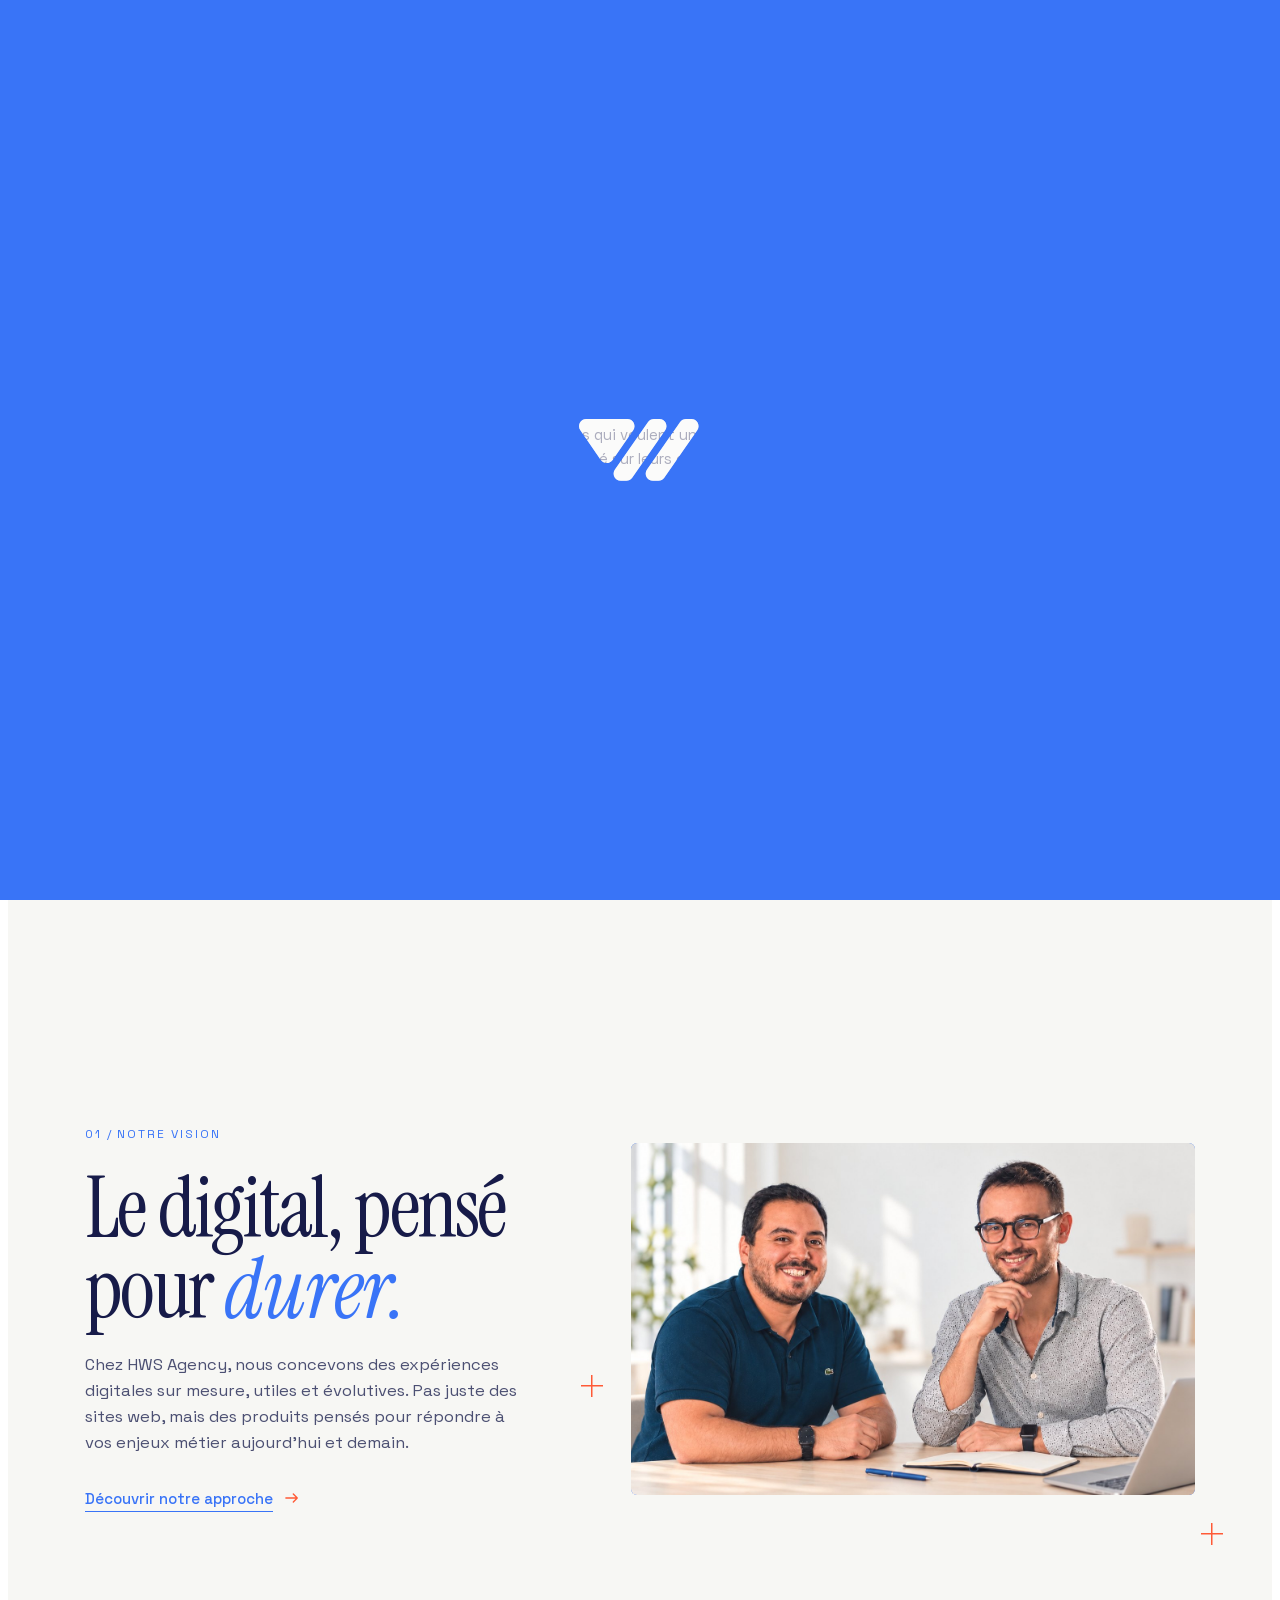
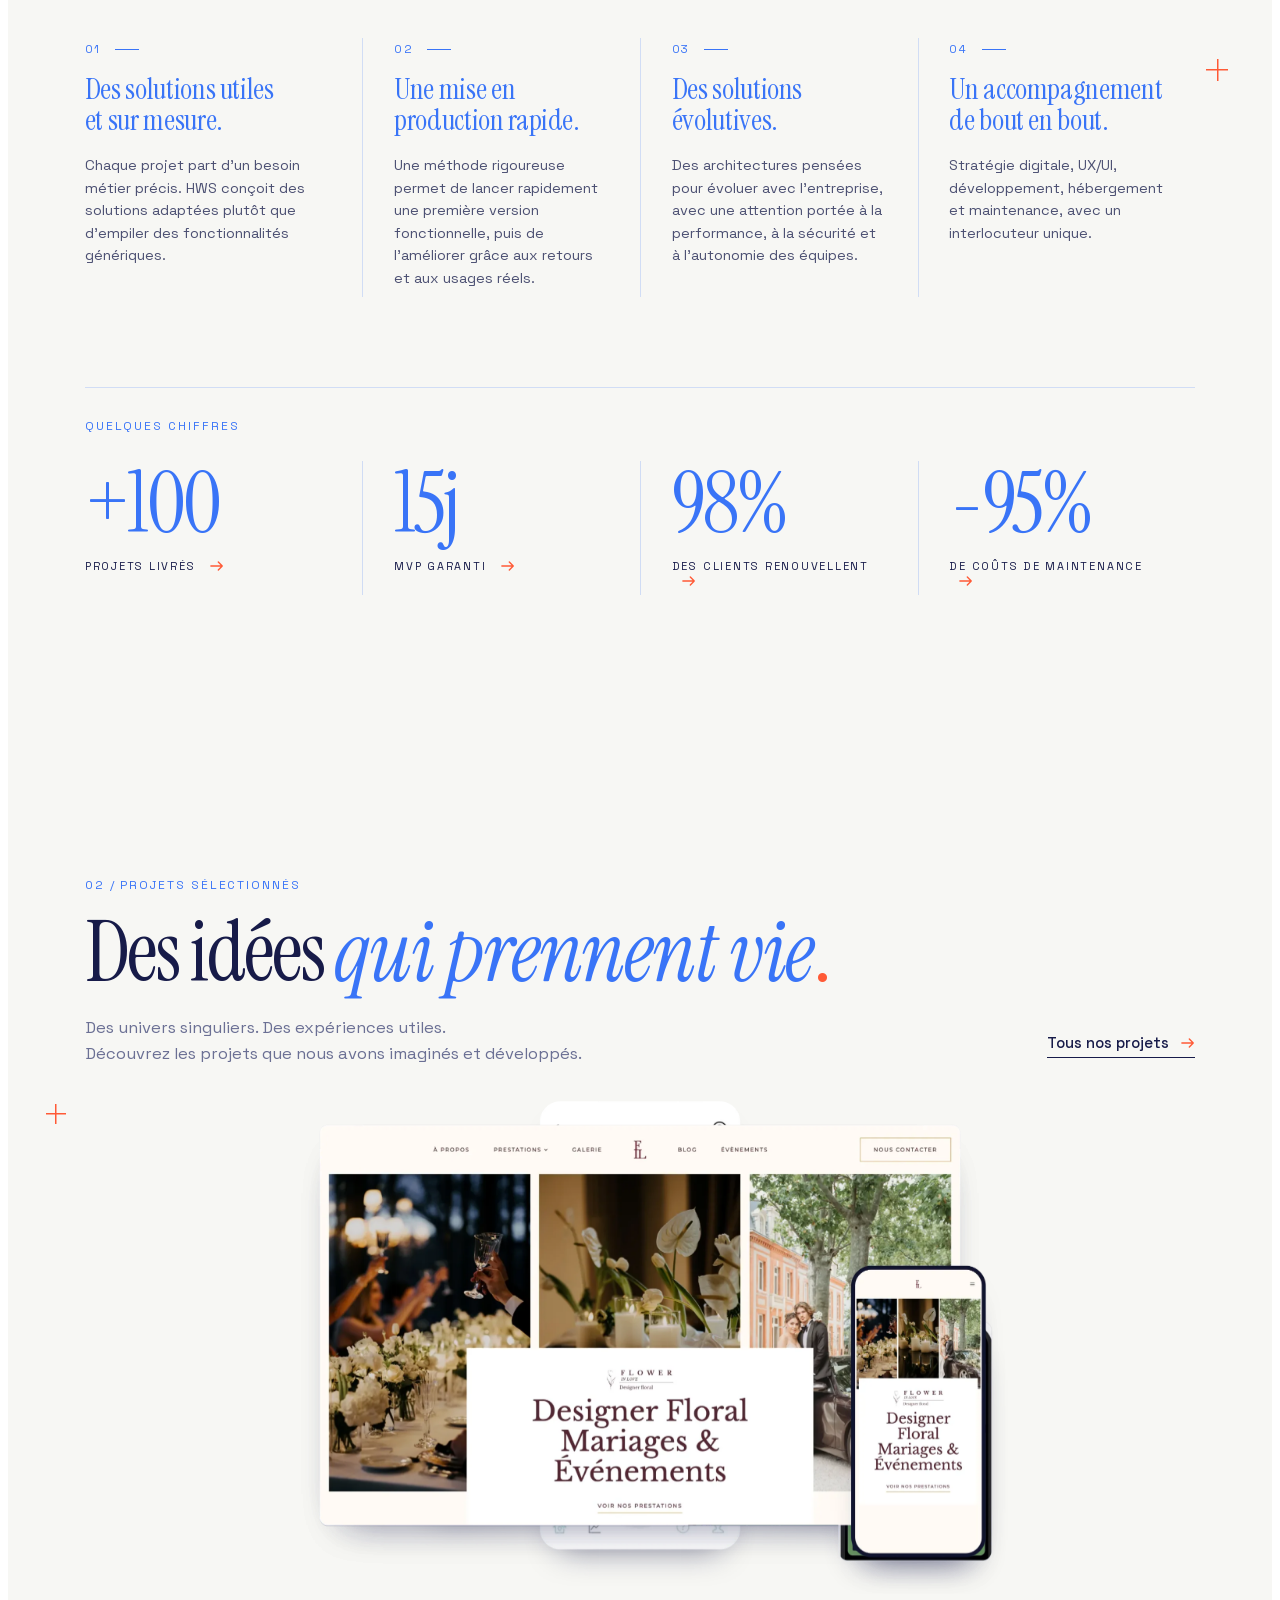
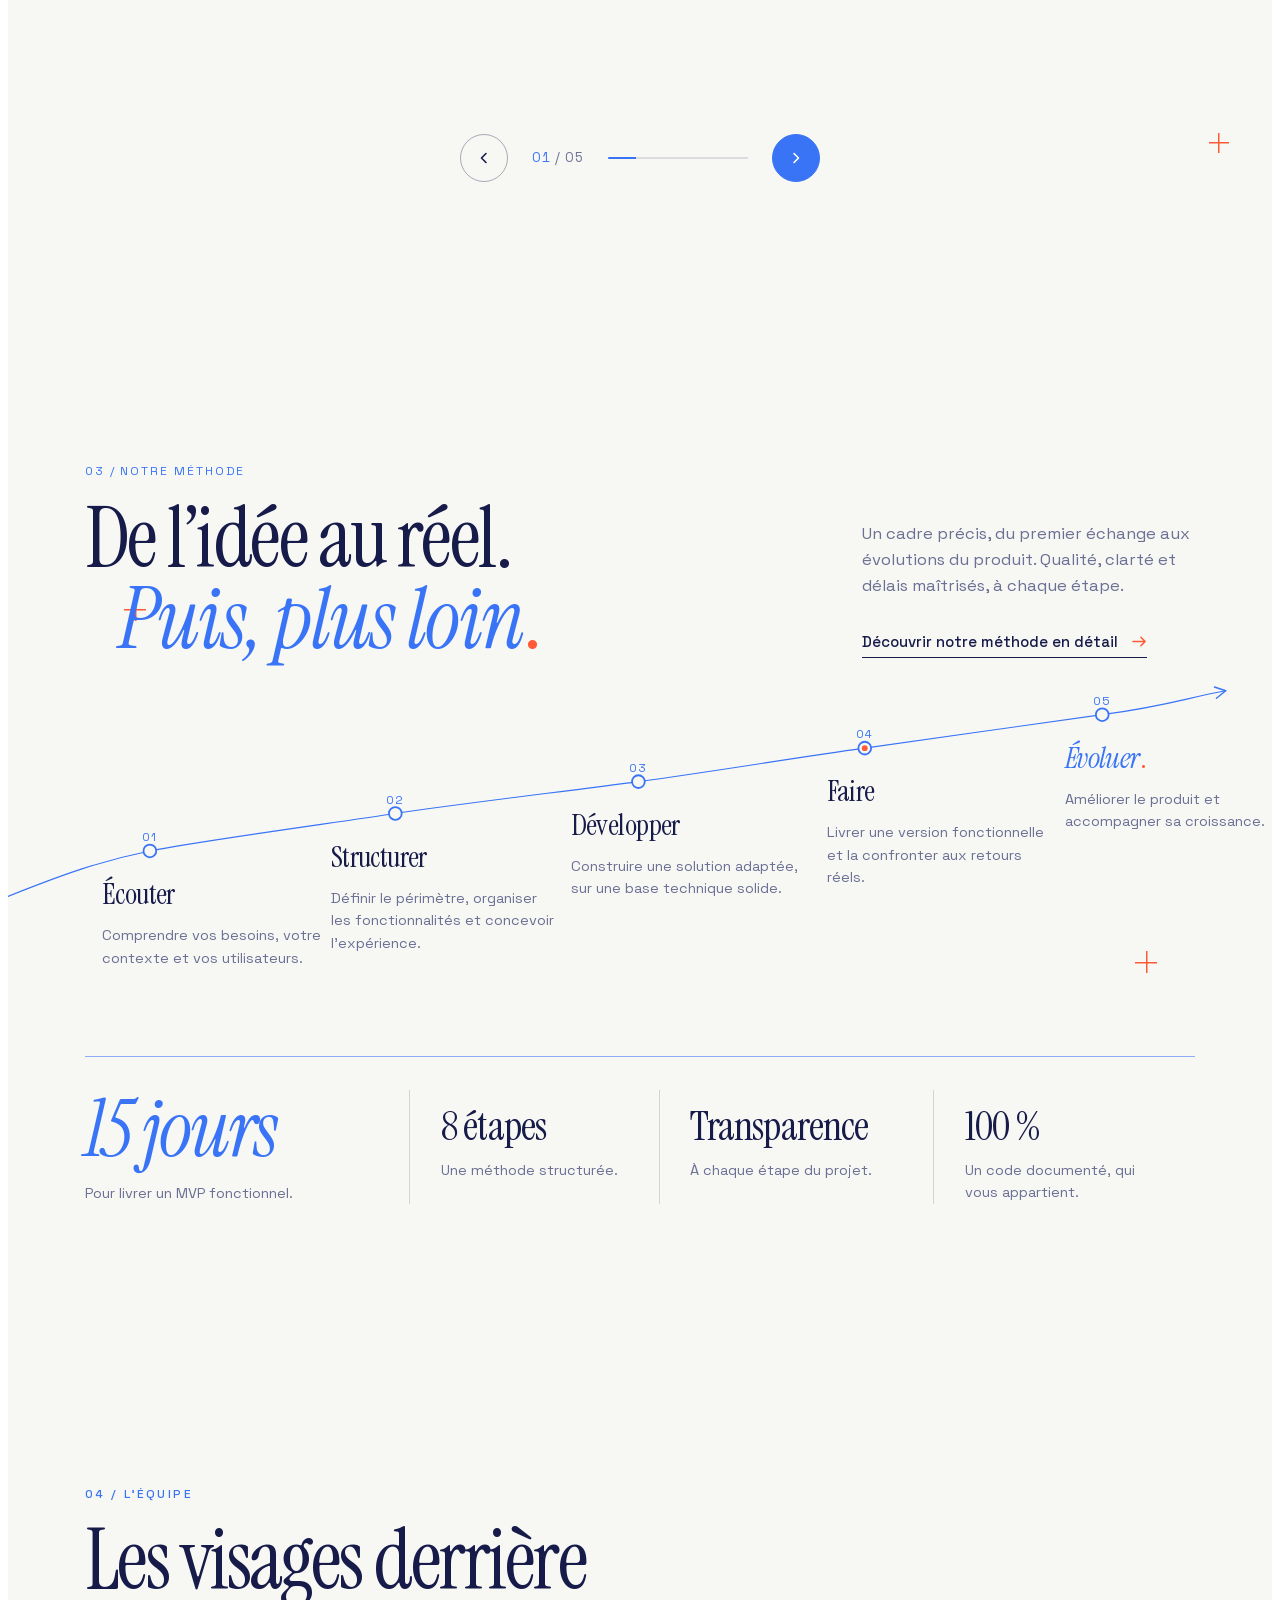
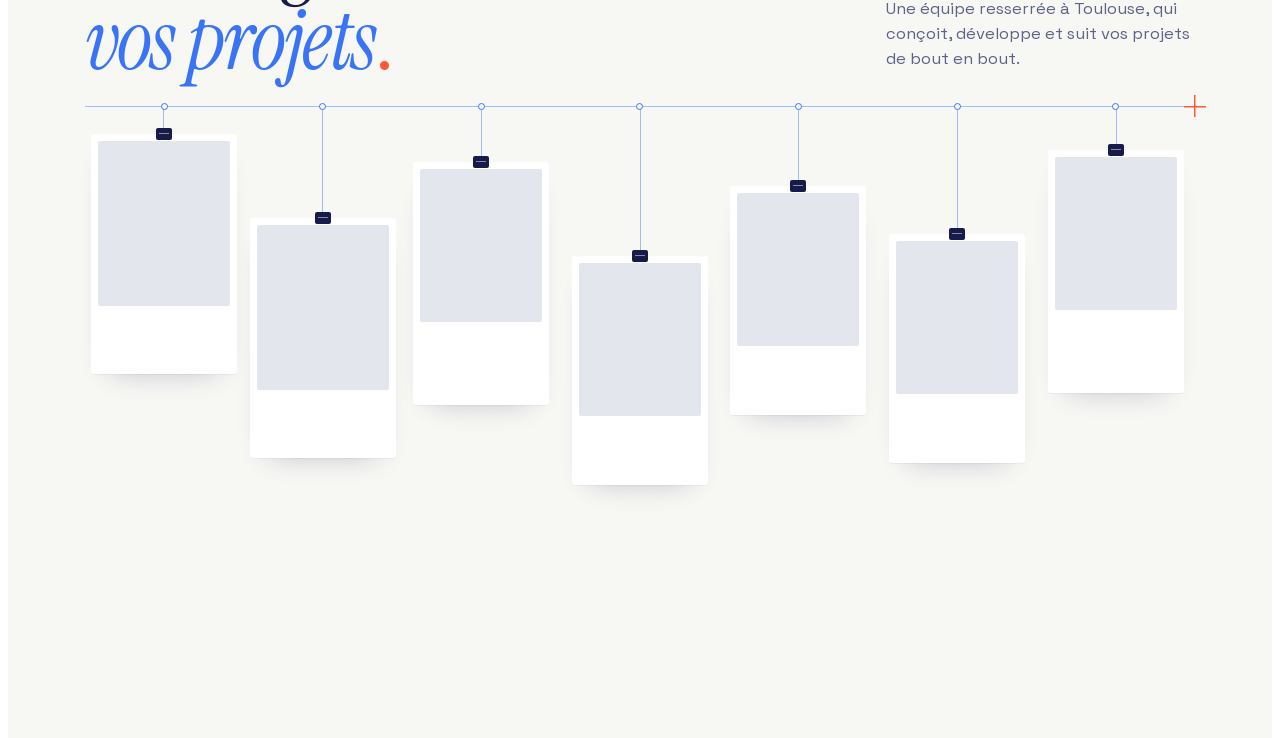
<file: index.html>
<!DOCTYPE html>
<html lang="fr">
<head>
<meta charset="utf-8">
<meta name="robots" content="noindex, nofollow">
<meta name="viewport" content="width=device-width, initial-scale=1">
<title>HWS Agency — refonte 2026 (aperçu de travail)</title>
<meta http-equiv="refresh" content="0; url=home-ascii/index-2026-collaboration.html">
<style>body{margin:0;min-height:100vh;display:grid;place-items:center;background:#F7F7F4;color:#171B49;font:16px/1.5 system-ui,sans-serif}a{color:#2F63DE}</style>
</head>
<body>
<p>Ouverture de l'aperçu… <a href="home-ascii/index-2026-collaboration.html">Accéder à la page d'accueil</a></p>
</body>
</html>
</file>
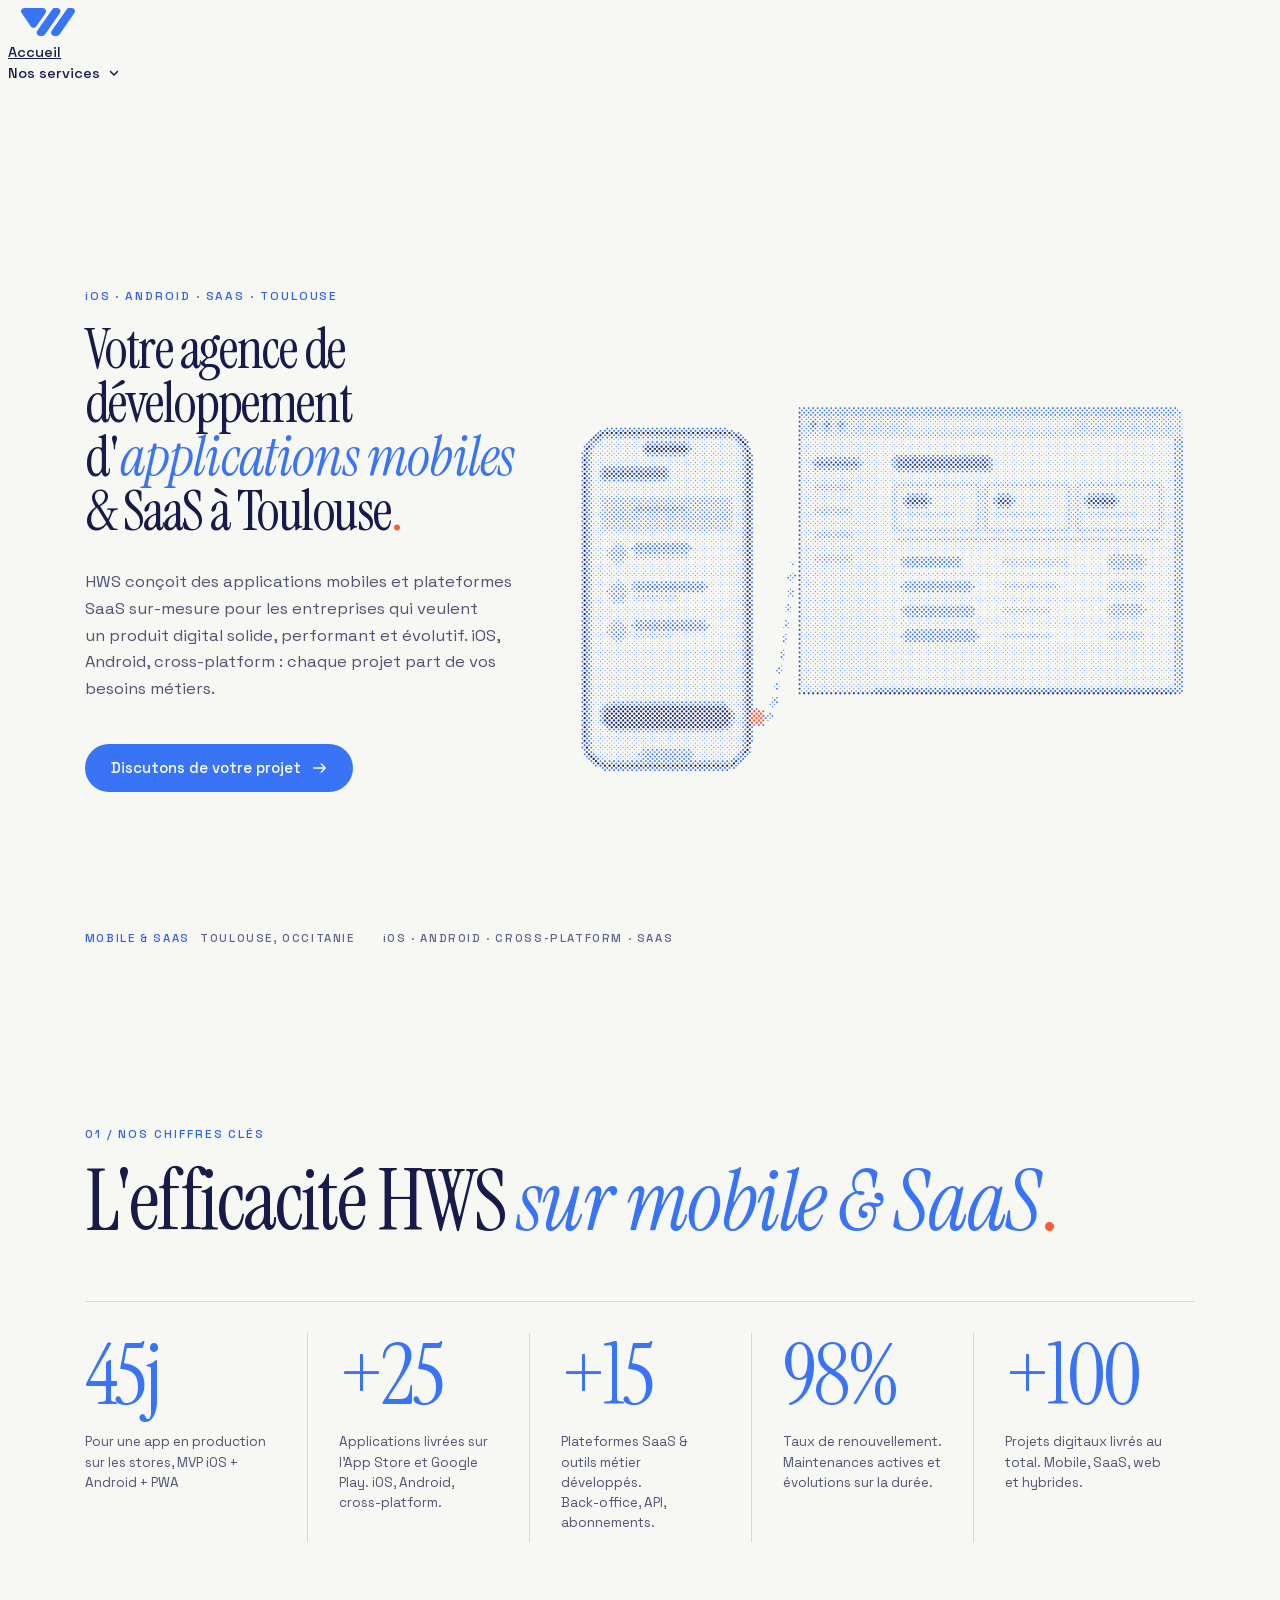
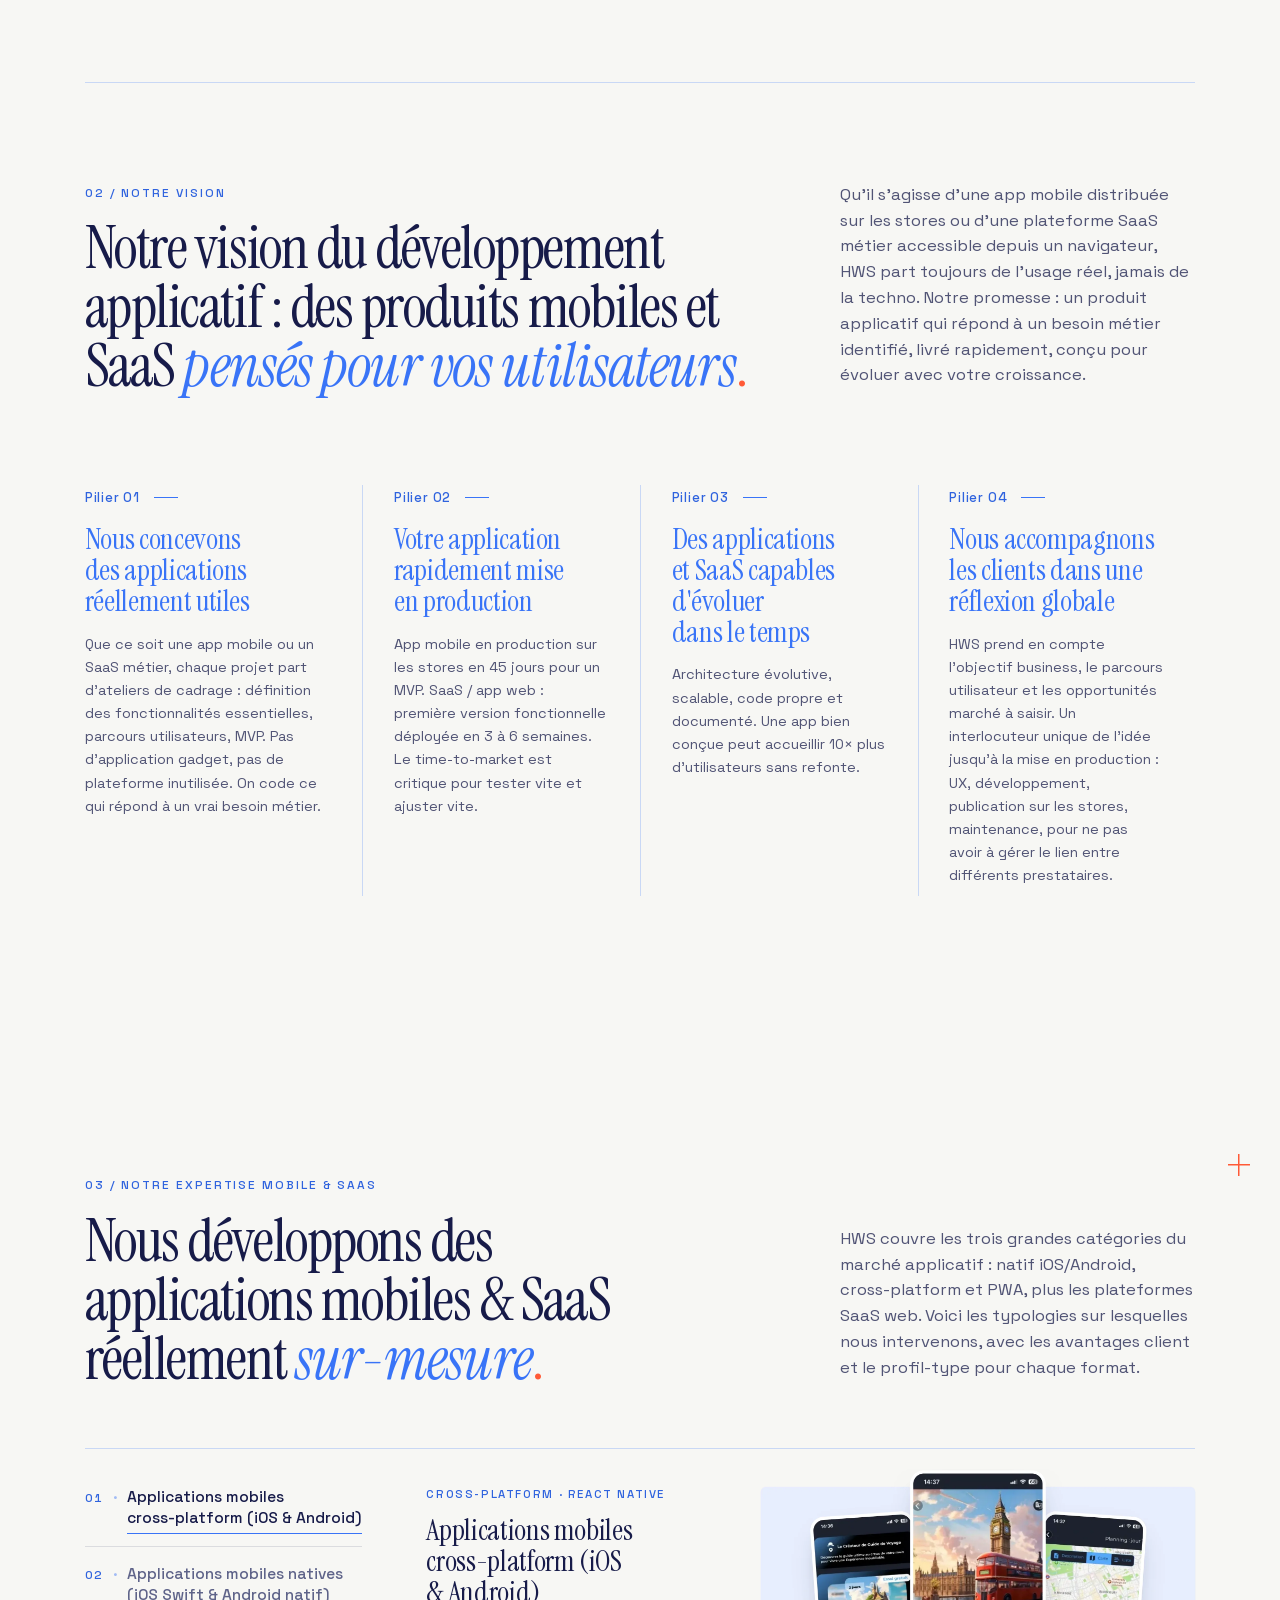
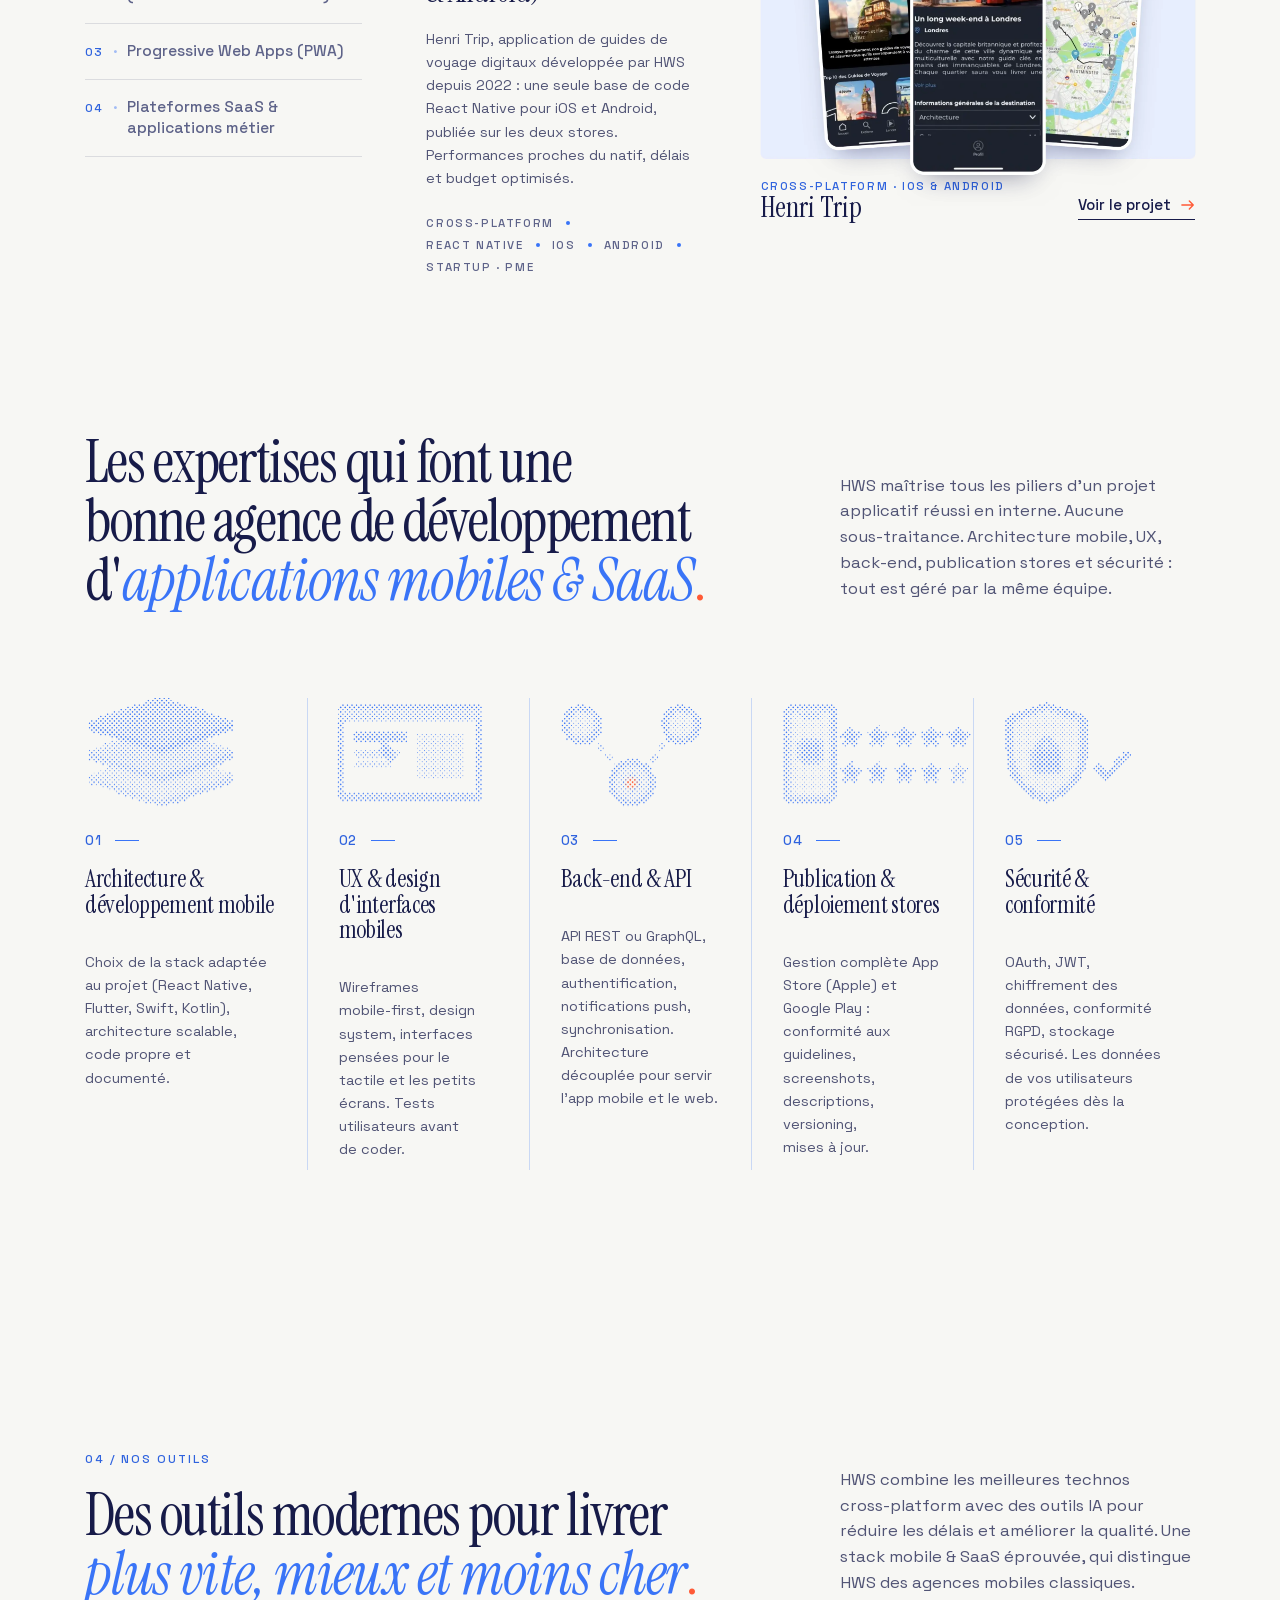
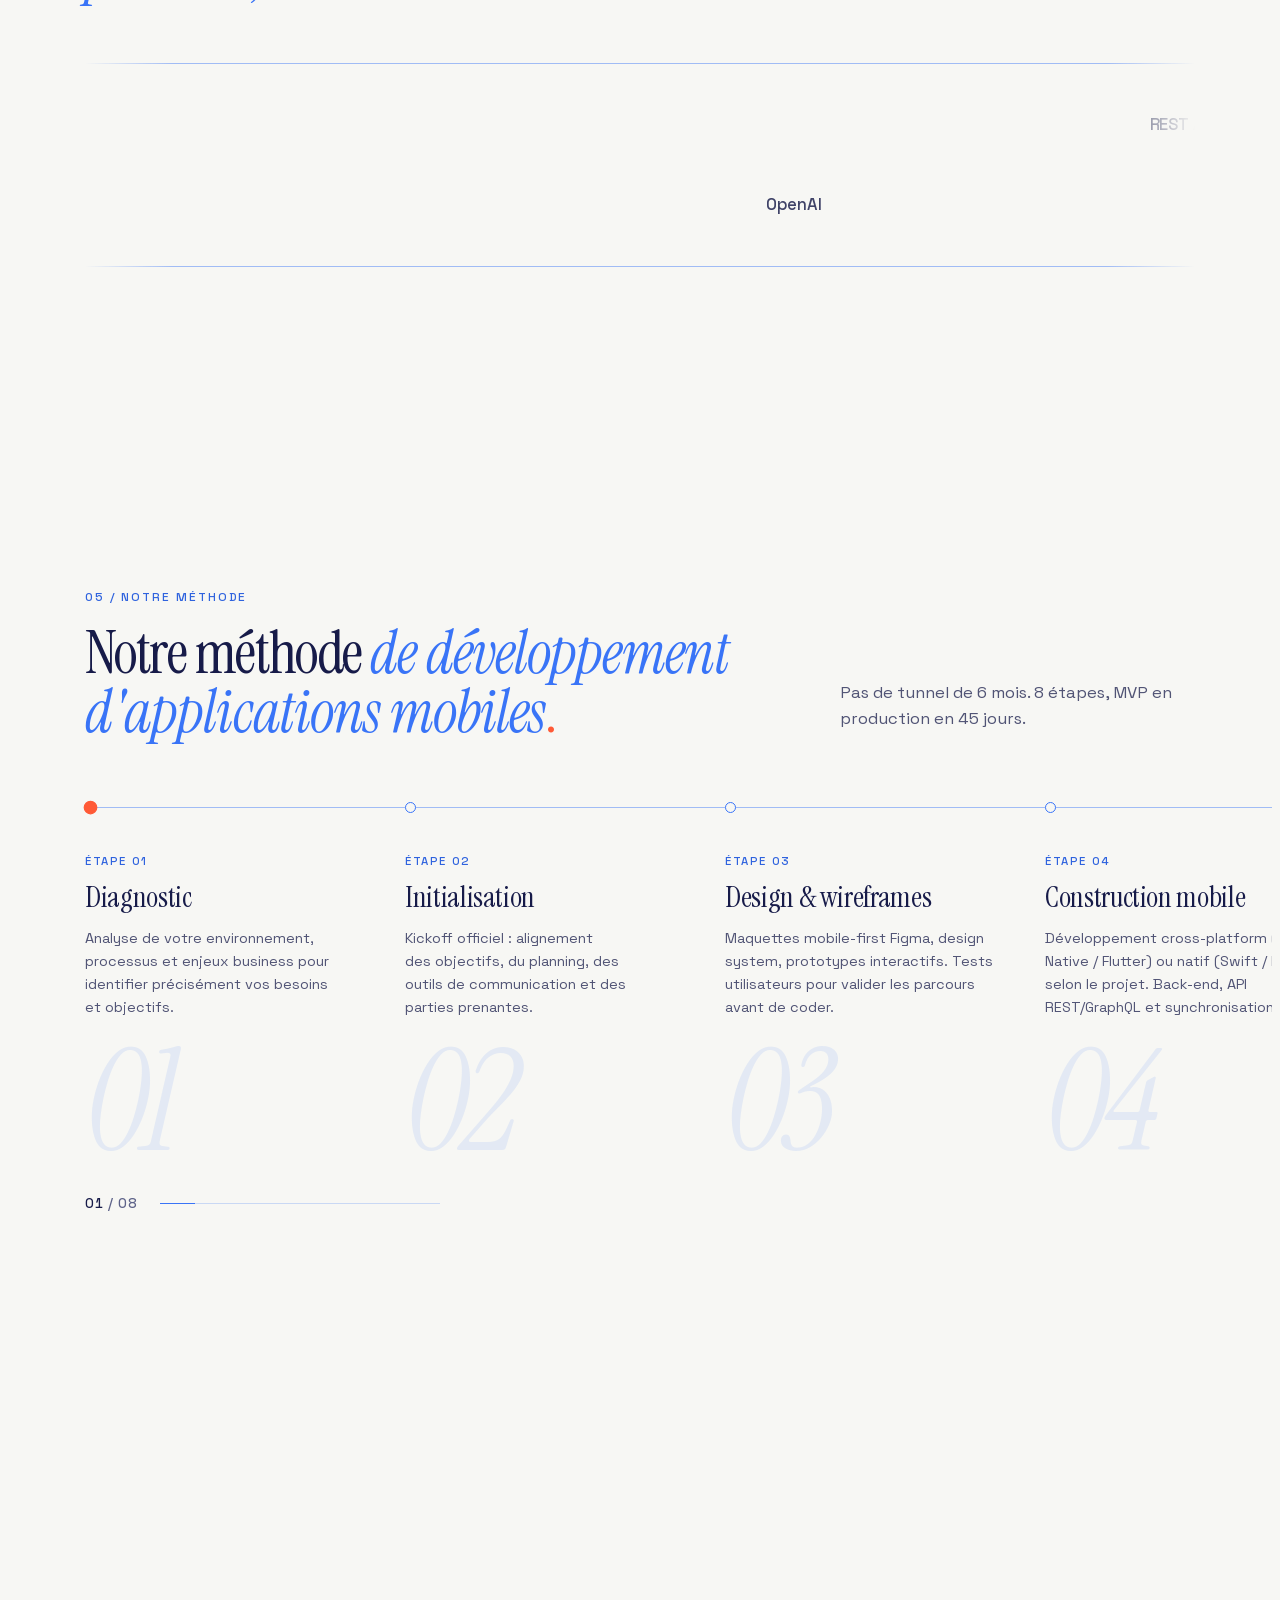
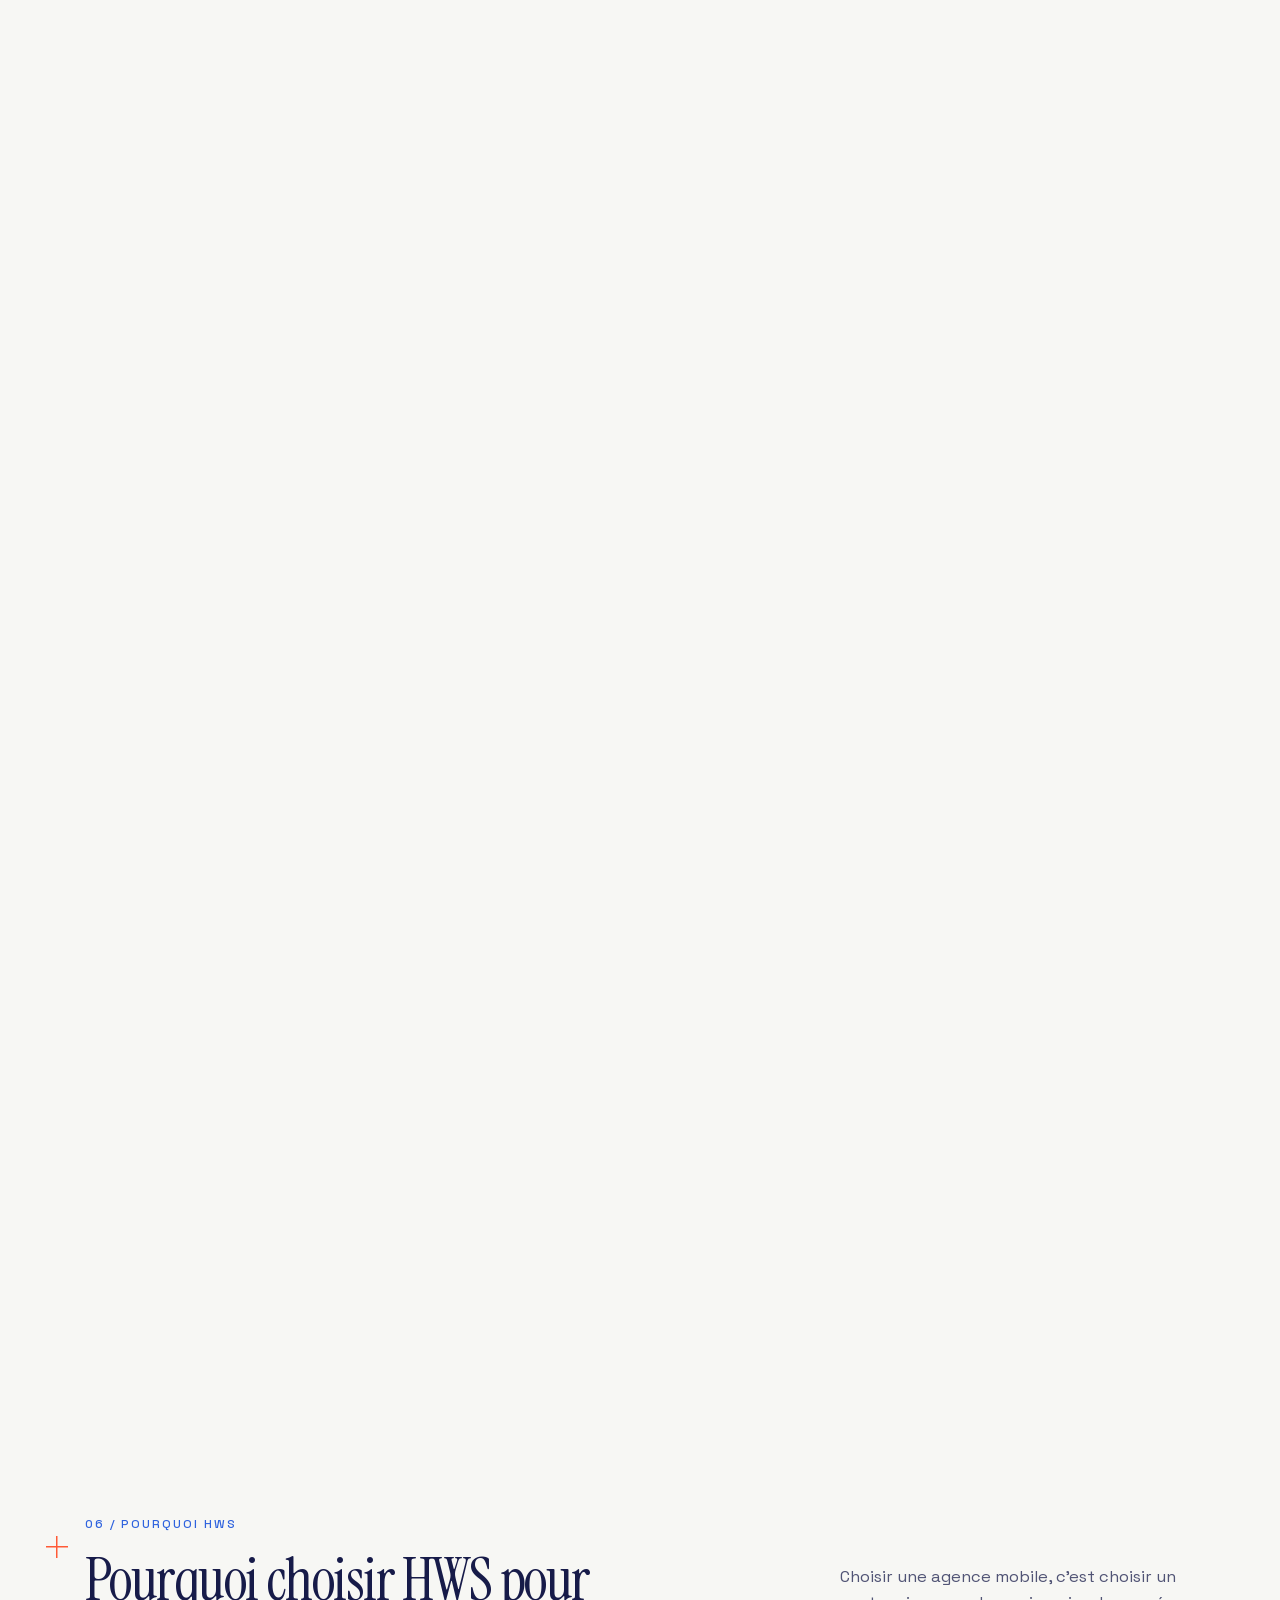
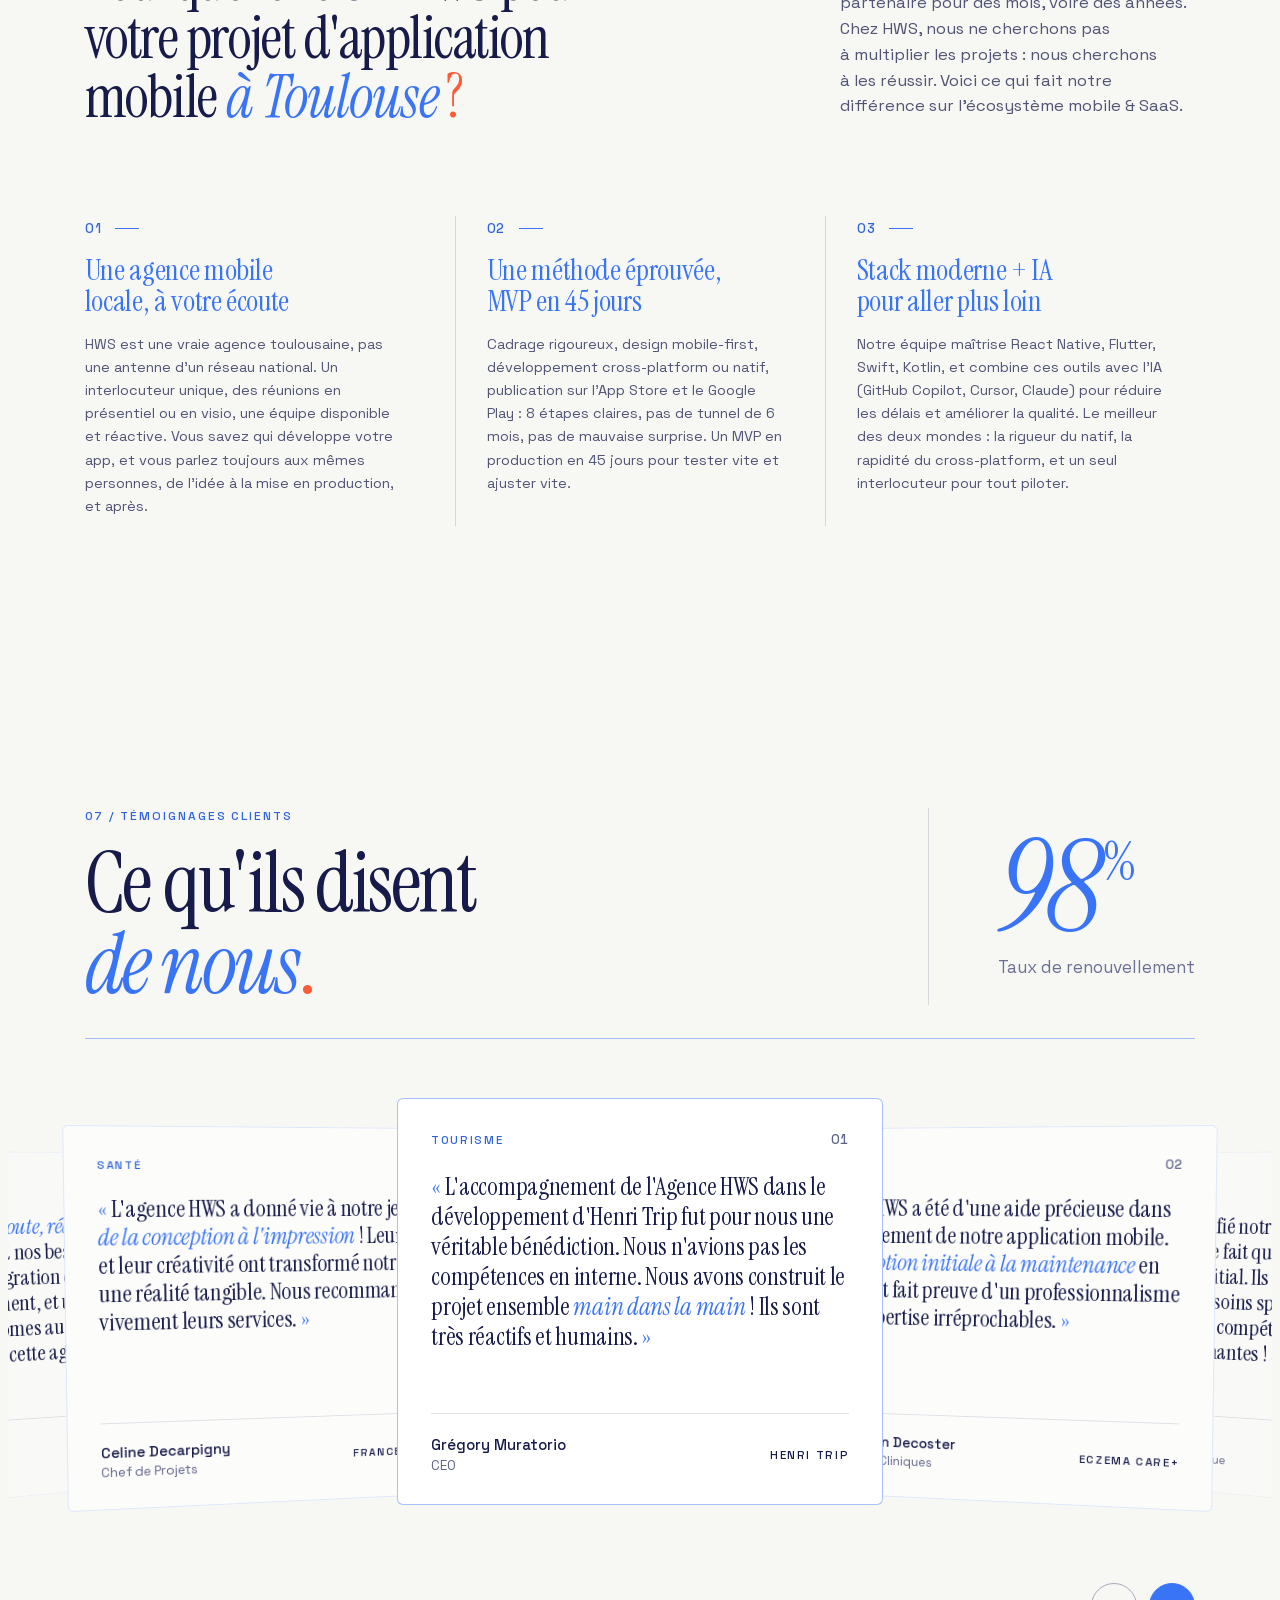
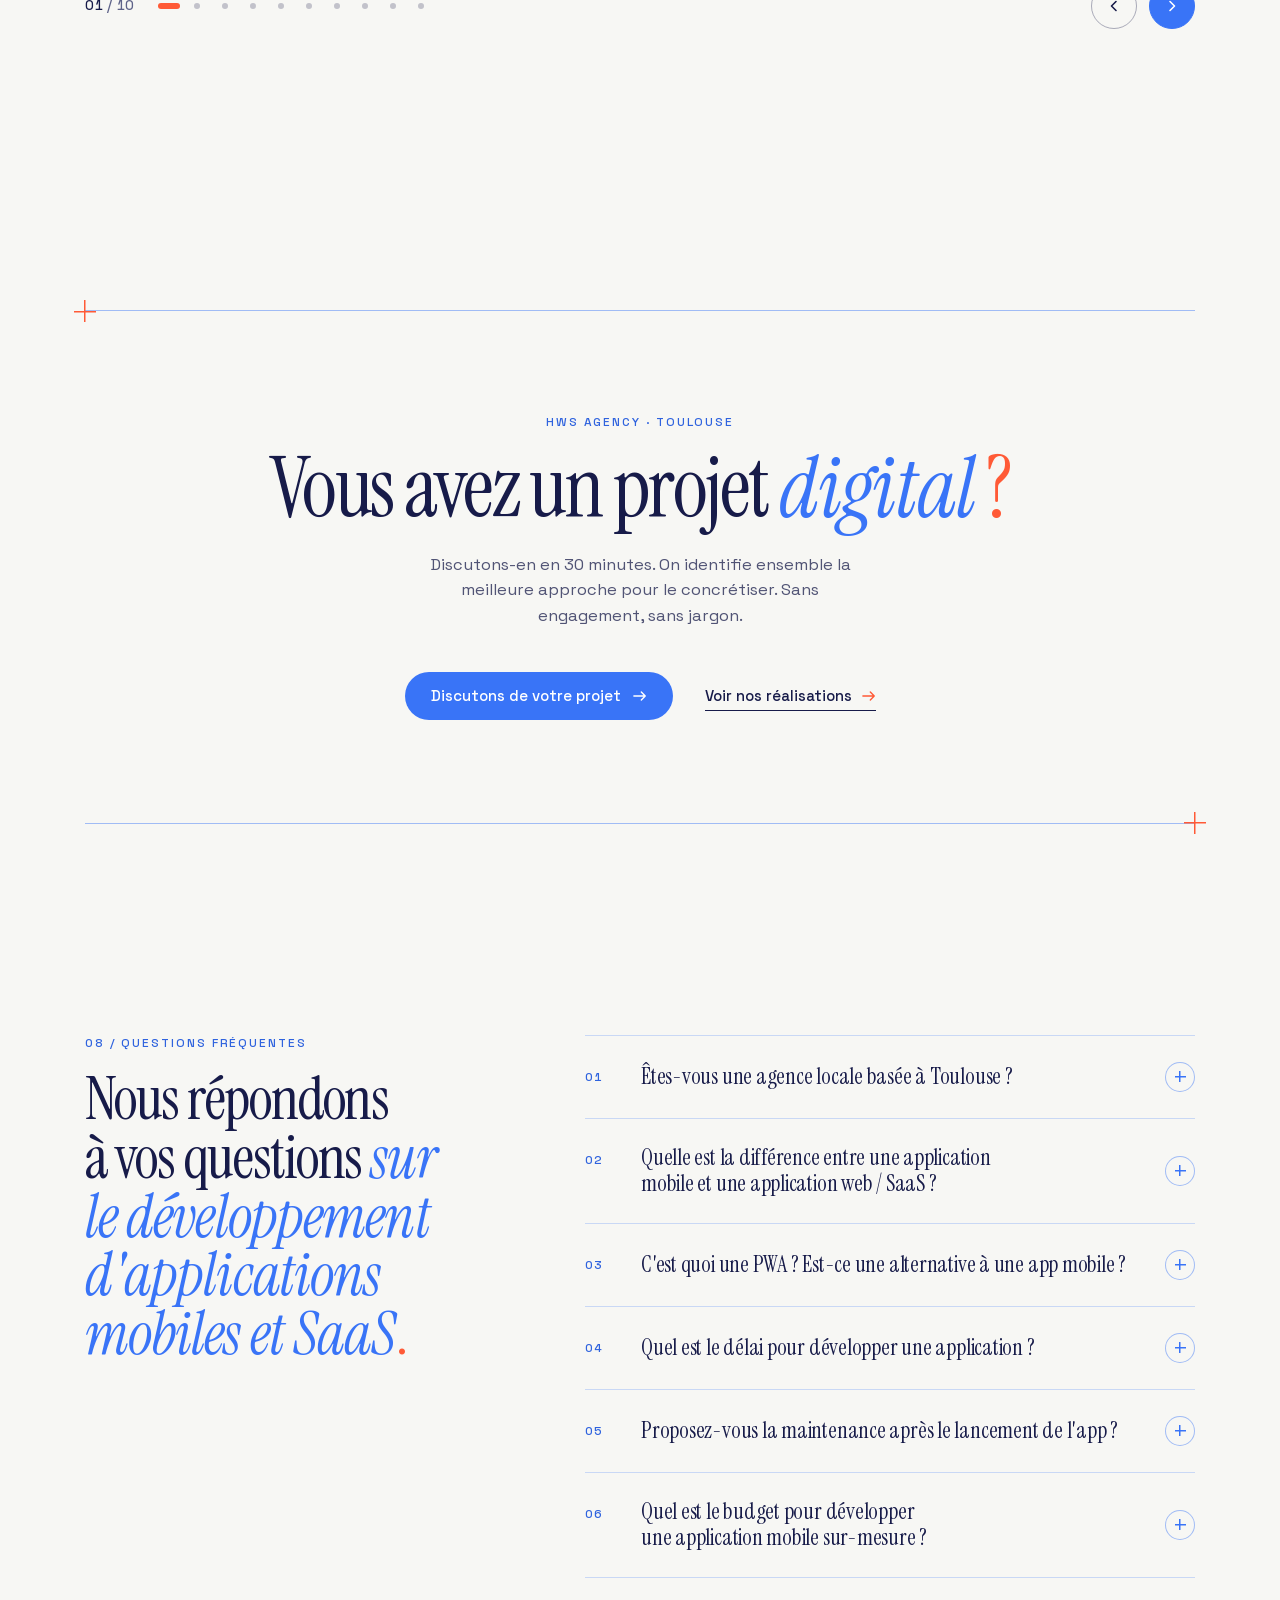
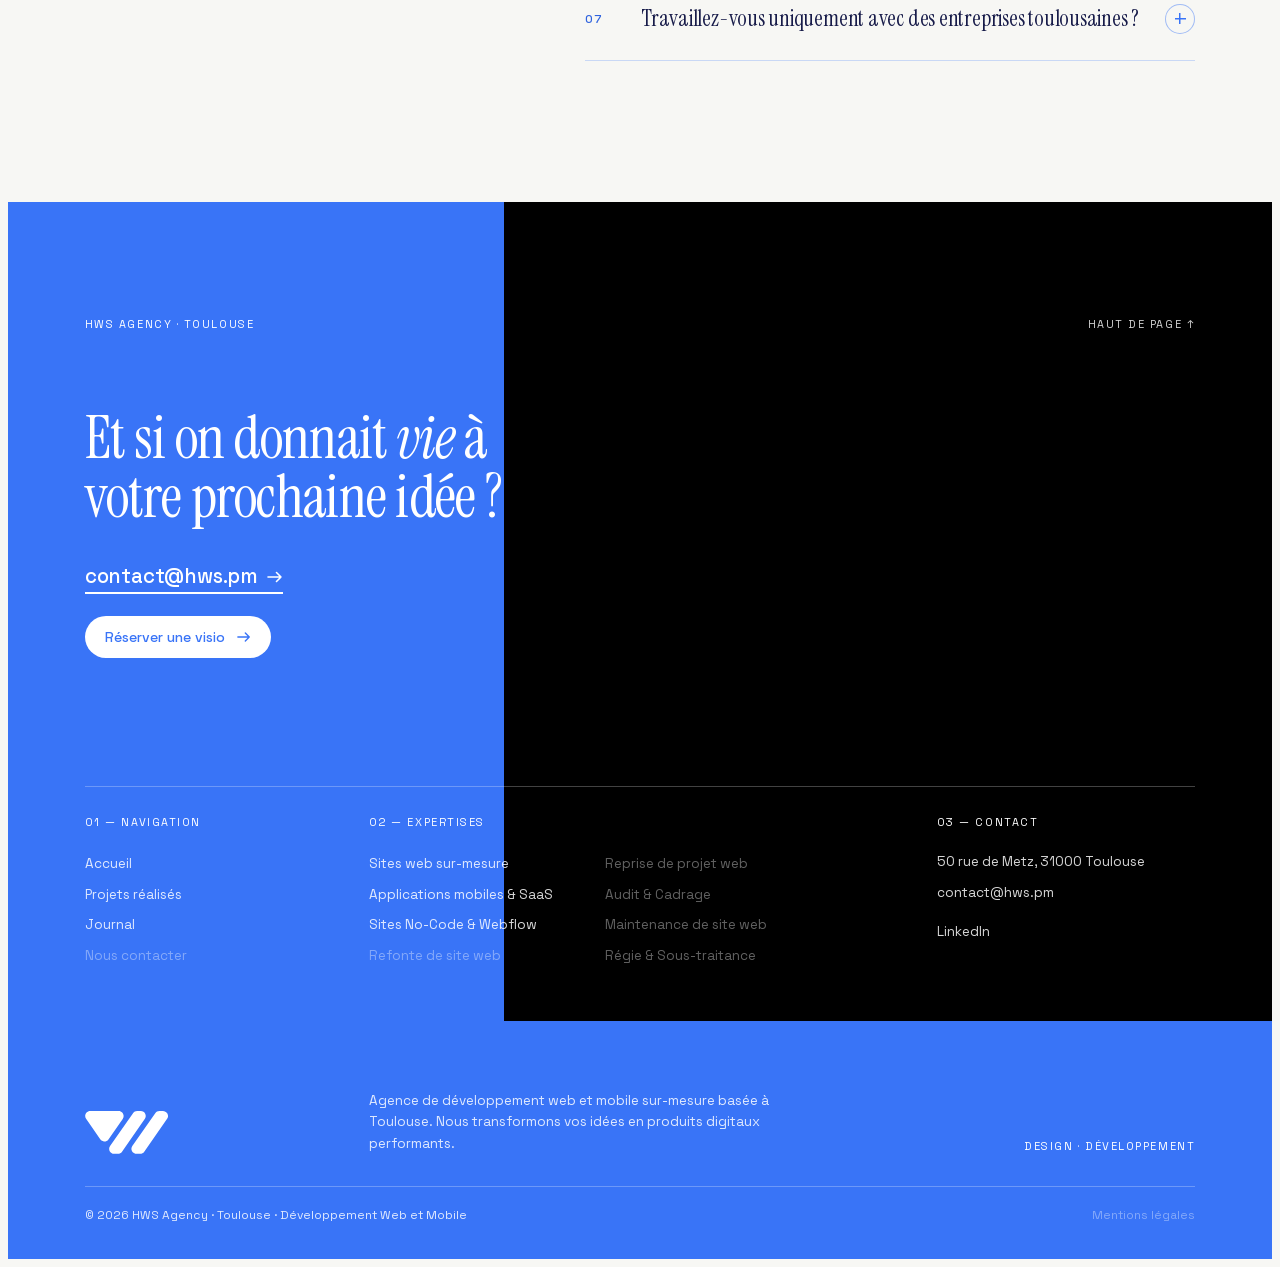
<file: service-apps-saas-2026/index.html>
<!DOCTYPE html><!-- This site was created in Webflow. https://webflow.com --><!-- Last Published: Mon Oct 19 2026 07:32:14 GMT+0000 (Coordinated Universal Time) --><html data-wf-domain="www.hws.pm" data-wf-page="6a0c7e2961f6fe7dbb8f9061" class="s26-page" data-wf-site="69dcdc0620ab5f37ce8bfd2c" lang="fr"><head><meta name="robots" content="noindex"><meta charset="utf-8"/><link href="https://cdn.prod.website-files.com" rel="preconnect" crossorigin="anonymous"/><title>Agence applications mobiles &amp; SaaS à Toulouse | HWS Agency</title><meta content="Nous développons des applications mobiles et SaaS sur-mesure, performants et évolutives. HWS vous accompagne de A à Z dans votre projet digital à Toulouse." name="description"/><meta content="Agence applications mobiles &amp; SaaS à Toulouse | HWS Agency" property="og:title"/><meta content="Nous développons des applications mobiles et SaaS sur-mesure, performants et évolutives. HWS vous accompagne de A à Z dans votre projet digital à Toulouse." property="og:description"/><meta content="https://cdn.prod.website-files.com/69dcdc0620ab5f37ce8bfd2c/6a46676fe8749adcfb56453f_og-apps-saas-1200x630.jpg" property="og:image"/><meta content="Agence applications mobiles &amp; SaaS à Toulouse | HWS Agency" name="twitter:title"/><meta content="Nous développons des applications mobiles et SaaS sur-mesure, performants et évolutives. HWS vous accompagne de A à Z dans votre projet digital à Toulouse." name="twitter:description"/><meta property="og:type" content="website"/><meta content="summary_large_image" name="twitter:card"/><meta content="width=device-width, initial-scale=1" name="viewport"/><meta content="ic7UgtaZCsvFo0FzsHVyGvWYt0fra6kv9tv55vS_bpA" name="google-site-verification"/><meta content="Webflow" name="generator"/><link href="https://cdn.prod.website-files.com/69dcdc0620ab5f37ce8bfd2c/css/hws-agency-2-0.webflow.shared.4a36962f1.css" rel="stylesheet" type="text/css" integrity="sha384-SjaWLx6NztwSTkZGbgDvuVQ341Hsm7KYbaf2wVZO7K7CMA1oZScL0phfKZPndxuN" crossorigin="anonymous"/><script type="text/javascript">!function(o,c){var n=c.documentElement,t=" w-mod-";n.className+=t+"js",("ontouchstart"in o||o.DocumentTouch&&c instanceof DocumentTouch)&&(n.className+=t+"touch")}(window,document);</script><link href="https://cdn.prod.website-files.com/69dcdc0620ab5f37ce8bfd2c/69ea1d351a05c6524ab8f9e9_FavIcon%20HWS.png" rel="shortcut icon" type="image/x-icon"/><link href="https://cdn.prod.website-files.com/69dcdc0620ab5f37ce8bfd2c/69ea1d38f57dd8e8d5abacff_Webclip%20HWS.png" rel="apple-touch-icon"/><link href="https://www.hws.pm/services/applications-mobiles-saas" rel="canonical"/><!-- HWS Preloader v2 — « on entre dans le logo » (oct. 2026)
     Site Settings > Custom Code > Head. Joue à chaque affichage de page, y compris au retour arrière (bfcache).
     Écran bleu HWS + logo blanc (version 2026) → le logo devient une fenêtre sur la page → zoom dans la barre centrale.
     Remplace l'ancien préchargeur v1 (scripts « preloader » + « preloader_js » et div #pt), supprimé le 6 oct. 2026 : sauvegarde dans webflow-paste/ancien-preloader-v1-backup/. -->
<style>
#hws-pl{position:fixed;inset:0;z-index:2147483000;animation:hws-pl-failsafe .4s 5s forwards}
#hws-pl svg{display:block;width:100%;height:100%}
/* Bandeau cookies masqué pendant l'intro seulement : la classe est retirée à la fin, et l'animation expire seule au bout de 2,5 s si le script plantait. */
html.hws-pl-on #consentos-banner-host{animation:hws-pl-hold 2.5s}
@keyframes hws-pl-hold{0%,100%{visibility:hidden}}
@keyframes hws-pl-failsafe{to{opacity:0;visibility:hidden}}
</style>
<script>
(function(){
  var d=document,w=window;
  if(w.self!==w.top)return;
  var reduce=w.matchMedia&&w.matchMedia('(prefers-reduced-motion: reduce)').matches;
  var P=['M129.757 0.1875H42.2191H20.0031C4.49217 0.1875 -4.64224 17.6008 4.17444 30.3622L58.8265 109.467C66.4574 120.512 82.7685 120.543 90.4417 109.527L145.544 30.4229C154.429 17.6678 145.302 0.1875 129.757 0.1875Z','M215.306 0H201.104C194.821 0 188.933 3.06858 185.334 8.21936L96.7281 135.026C87.8172 147.778 96.9411 165.284 112.498 165.284H127.039C133.334 165.284 139.232 162.204 142.829 157.037L231.096 30.2301C239.975 17.4745 230.847 0 215.306 0Z','M301.078 0H286.882C280.598 0 274.71 3.06891 271.111 8.22015L182.514 135.027C173.604 147.779 182.728 165.284 198.285 165.284H212.82C219.117 165.284 225.014 162.203 228.611 157.036L316.869 30.2294C325.747 17.4736 316.62 0 301.078 0Z'];
  // Point visé par le zoom : milieu de la barre centrale du logo (unités du viewBox 321×166).
  // Viser le centre d'une forme garantit qu'on finit DANS le logo (donc sur la page), pas dans un vide blanc.
  var OX=163.72,OY=83,HALF=25;
  // Chronologie (ms) : apparition du logo, ouverture (le noir devient transparent), zoom, fin.
  var APPEAR=450,OPEN0=450,OPEN1=750,ZOOM0=600,ZOOM1=1500,FADE0=1470,END=1560;
  var el=d.createElement('div');el.id='hws-pl';el.setAttribute('aria-hidden','true');
  el.innerHTML='<svg xmlns="http://www.w3.org/2000/svg"><defs><g id="hws-pl-l">'+P.map(function(p){return '<path d="'+p+'"/>';}).join('')+'</g><mask id="hws-pl-m" maskUnits="userSpaceOnUse" x="0" y="0" width="100%" height="100%"><rect width="100%" height="100%" fill="#fff"/><use id="hws-pl-hole" href="#hws-pl-l" fill="#000" opacity="0"/></mask></defs><rect width="100%" height="100%" fill="#3974F7" mask="url(#hws-pl-m)"/><use id="hws-pl-ink" href="#hws-pl-l" fill="#fff"/></svg>';
  var logo=el.querySelector('#hws-pl-l'),ink=el.querySelector('#hws-pl-ink'),hole=el.querySelector('#hws-pl-hole'),t0=0;
  function c(x){return x<0?0:x>1?1:x;}
  function outBack(x){var s=1.6;x-=1;return 1+x*x*((s+1)*x+s);}
  function inOut(x){return x<.5?2*x*x:1-Math.pow(-2*x+2,2)/2;}
  function render(t){
    var W=w.innerWidth,H=w.innerHeight;
    var k0=Math.min(120,W*.28)/321;
    var kEnd=1.25*Math.sqrt(W*W+H*H)/2/HALF;
    var a=c(t/APPEAR),k,o,f;
    if(reduce){k=k0;o=1;f=1-c((t-400)/400);}
    else{
      var z=c((t-ZOOM0)/(ZOOM1-ZOOM0));
      k=k0*(.82+.18*outBack(a))*Math.exp(Math.log(kEnd/k0)*Math.pow(z,2.5));
      o=t<OPEN0?a:1-inOut(c((t-OPEN0)/(OPEN1-OPEN0)));
      f=1-c((t-FADE0)/(END-FADE0));
    }
    logo.setAttribute('transform','translate('+W/2+' '+H/2+') scale('+k+') translate('+(-OX)+' '+(-OY)+')');
    ink.setAttribute('opacity',o);
    // Le trou n'existe qu'une fois le logo noir opaque : sinon on verrait la page avant l'ouverture.
    hole.setAttribute('opacity',!reduce&&t>=OPEN0?1:0);
    el.style.opacity=f;
  }
  function done(){d.documentElement.classList.remove('hws-pl-on');if(el.parentNode)el.parentNode.removeChild(el);}
  function frame(){
    try{
      var t=performance.now()-t0;
      if(t>=(reduce?800:END))return done();
      render(t);requestAnimationFrame(frame);
    }catch(e){done();}
  }
  function mount(){
    d.documentElement.classList.add('hws-pl-on');
    el.style.animation='';el.style.opacity='';
    d.body.insertBefore(el,d.body.firstChild);
    render(0);
    requestAnimationFrame(function(){el.style.animation='none';t0=performance.now();frame();});
  }
  // Retour arrière servi depuis le cache du navigateur : les scripts ne se relancent pas, on rejoue l'intro à la main.
  w.addEventListener('pageshow',function(e){if(e.persisted&&!el.parentNode)mount();});
  if(d.body)mount();
  else{var mo=new MutationObserver(function(){if(d.body){mo.disconnect();mount();}});mo.observe(d.documentElement,{childList:true});}
})();
</script>

<style>
  html .nav-link.w--current,
  html .nav-mobile-link.w--current,
  html .nav-dropdown-link.w--current,
  html .nav-dropdown-link-mobile.w--current {
    color: #ffffff !important;
  }
  
  html .nav-link.w--current:hover,
  html .nav-mobile-link.w--current:hover {
    color: #3974f7 !important;
  }

  /* ── Gouttière fluide desktop — carousel #projects (les scripts projects_css_* injectent
     un padding 2.5rem après le CSS Webflow, on reprend la main ici) ── */
  #projects .ps-top,
  #projects .ps-bottom {
    padding-left: clamp(40px, 6vw, 96px) !important;
    padding-right: clamp(40px, 6vw, 96px) !important;
  }
  @media (max-width: 991px) {
    #projects .ps-top,
    #projects .ps-bottom {
      padding-left: 40px !important;
      padding-right: 40px !important;
    }
  }
</style>

<script type="application/ld+json">
{
  "@context": "https://schema.org",
  "@graph": [
    {
      "@type": "Service",
      "@id": "https://www.hws.pm/services/applications-mobiles-saas#service",
      "name": "Développement d'applications mobiles & SaaS",
      "serviceType": "Développement d'applications mobiles & SaaS",
      "url": "https://www.hws.pm/services/applications-mobiles-saas",
      "description": "Nous développons des applications mobiles et SaaS sur-mesure, performantes et évolutives. HWS vous accompagne de A à Z dans votre projet digital à Toulouse.",
      "provider": {
        "@id": "https://www.hws.pm/#organization"
      },
      "areaServed": [
        {
          "@type": "City",
          "name": "Toulouse"
        },
        {
          "@type": "Country",
          "name": "France"
        }
      ]
    },
    {
      "@type": "BreadcrumbList",
      "itemListElement": [
        {
          "@type": "ListItem",
          "position": 1,
          "name": "Accueil",
          "item": "https://www.hws.pm/"
        },
        {
          "@type": "ListItem",
          "position": 2,
          "name": "Applications mobiles & SaaS"
        }
      ]
    },
    {
      "@type": "FAQPage",
      "@id": "https://www.hws.pm/services/applications-mobiles-saas#faq",
      "mainEntity": [
        {
          "@type": "Question",
          "name": "Êtes-vous une agence locale basée à Toulouse ?",
          "acceptedAnswer": {
            "@type": "Answer",
            "text": "Oui, HWS est une vraie agence toulousaine, pas une antenne d'un réseau national. Beaucoup d'agences référencées sur « agence application mobile Toulouse » sont en réalité des structures parisiennes avec une antenne ou un référencement local. Nos équipes sont basées au cœur de Toulouse, disponibles en présentiel et en visio pour toute la France."
          }
        },
        {
          "@type": "Question",
          "name": "Quelle est la différence entre une application mobile et une application web / SaaS ?",
          "acceptedAnswer": {
            "@type": "Answer",
            "text": "Une app mobile est distribuée via l'App Store ou Google Play, s'installe sur le smartphone et accède aux fonctionnalités natives (GPS, caméra, notifications push). Exemples HWS : Hemangiom'app, Uroquest, Eczema CARE+, Henri Trip. Une app web / SaaS est accessible depuis un navigateur, sans passer par les stores, et peut être très sophistiquée. Exemples HWS : Listti, MaxiPDF, plateforme de commande Miam Thaï."
          }
        },
        {
          "@type": "Question",
          "name": "C'est quoi une PWA ? Est-ce une alternative à une app mobile ?",
          "acceptedAnswer": {
            "@type": "Answer",
            "text": "Une PWA (Progressive Web App) est un site web qui se comporte comme une app mobile : installable sur l'écran d'accueil, utilisable hors ligne, notifications push. C'est une alternative intéressante si le budget est serré ou si les stores ne sont pas indispensables, utile aussi pour les projets qui demandent des mises à jour très fréquentes du contenu."
          }
        },
        {
          "@type": "Question",
          "name": "Quel est le délai pour développer une application ?",
          "acceptedAnswer": {
            "@type": "Answer",
            "text": "MVP en 15 jours pour une app simple (cadrage + design + développement + publication). Comptez 3 à 6 mois pour une plateforme complexe. Notre méthode en 8 étapes garantit les délais annoncés et inclut la phase de validation sur les stores (Apple peut prendre quelques jours supplémentaires)."
          }
        },
        {
          "@type": "Question",
          "name": "Proposez-vous la maintenance après le lancement de l'app ?",
          "acceptedAnswer": {
            "@type": "Answer",
            "text": "Oui : mises à jour iOS/Android, monitoring, correction de bugs, évolutions fonctionnelles. Les stores imposent des mises à jour régulières pour rester en conformité avec leurs guidelines. HWS gère le suivi dans la durée de votre app, pour qu'elle reste publiée, performante et à jour."
          }
        },
        {
          "@type": "Question",
          "name": "Quel est le budget pour développer une application mobile sur-mesure ?",
          "acceptedAnswer": {
            "@type": "Answer",
            "text": "Variable selon la complexité : un MVP simple démarre à partir de quelques milliers d'euros, une plateforme SaaS complète peut gonfler le prix selon les fonctionnalités, intégrations et volumes. Devis gratuit et détaillé après cadrage du besoin. Jamais de surprise en cours de route, transparence tarifaire dès le départ."
          }
        },
        {
          "@type": "Question",
          "name": "Travaillez-vous uniquement avec des entreprises toulousaines ?",
          "acceptedAnswer": {
            "@type": "Answer",
            "text": "Non. Toulouse + Occitanie + toute la France en visio. Pour les clients distants, la collaboration se fait en visio avec la même qualité de suivi. Pour les clients toulousains, on se retrouve en présentiel selon votre préférence. Flexibilité présentiel/distanciel garantie."
          }
        }
      ]
    }
  ]
}
</script>
<script type="application/ld+json">
{
  "@context": "https://schema.org",
  "@type": "ProfessionalService",
  "@id": "https://www.hws.pm/#organization",
  "name": "HWS Agency",
  "url": "https://www.hws.pm/",
  "logo": "https://cdn.prod.website-files.com/69dcdc0620ab5f37ce8bfd2c/69ea1d38f57dd8e8d5abacff_Webclip%20HWS.png",
  "image": "https://cdn.prod.website-files.com/69dcdc0620ab5f37ce8bfd2c/69ea1d38f57dd8e8d5abacff_Webclip%20HWS.png",
  "description": "Agence de développement web & mobile sur-mesure basée à Toulouse. Nous transformons vos idées en produits digitaux performants.",
  "email": "contact@hws.pm",
  "address": {
    "@type": "PostalAddress",
    "streetAddress": "50 rue de Metz",
    "postalCode": "31000",
    "addressLocality": "Toulouse",
    "addressCountry": "FR"
  },
  "geo": {
    "@type": "GeoCoordinates",
    "latitude": 43.6005218,
    "longitude": 1.4493936
  },
  "areaServed": [
    { "@type": "City", "name": "Toulouse" },
    { "@type": "Country", "name": "France" }
  ],
  "foundingDate": "2024",
  "sameAs": [
    "https://www.linkedin.com/company/hws-agency"
  ]
}
</script>

<!--
  ORDRE DES 3 BLOCS CI-DESSOUS : NE PAS MODIFIER.
  1. Consent Mode  — doit être le premier script Google de la page (exigence Google).
  2. Snippet GTM.
  3. Loader Consentos — DOIT rester APRÈS le snippet GTM. Le loader patche
     document.createElement et met type="text/blocked" sur tout script matchant
     googletagmanager.com. Le snippet GTM n'y échappe que parce qu'il s'exécute avant.
     Le remonter au-dessus tuerait GTM entièrement.
-->

<!-- 1. Google Consent Mode -->


<!-- 2. Google Tag Manager -->

<!-- End Google Tag Manager -->

<!-- 3. CMP Consentos — émet le gtag('consent','update') après choix du visiteur -->
<script src="https://cdn.prod.website-files.com/69dcdc0620ab5f37ce8bfd2c%2F689e5ba67671442434f3ca35%2F69ea13e371f8c352d56bd645%2Fburger_css-2.0.3.js" type="text/javascript"></script><script src="https://cdn.prod.website-files.com/69dcdc0620ab5f37ce8bfd2c%2F689e5ba67671442434f3ca35%2F69eb7fbbe92001ded472bfa0%2Fhws_scroll_animations-1.1.0.js" type="text/javascript"></script><!-- hws_collab_bundle-1.0.0.js retiré : remplacé par collab-2026 --><script src="https://cdn.prod.website-files.com/69dcdc0620ab5f37ce8bfd2c%2F689e5ba67671442434f3ca35%2F69ef10ef19271dfac65317ef%2Fhws_blog_richtext_styles-1.2.0.js" type="text/javascript"></script><script src="https://cdn.prod.website-files.com/69dcdc0620ab5f37ce8bfd2c%2F689e5ba67671442434f3ca35%2F6a9ed01c44a101a7fbd1c1c5%2Fhws_overflow_sticky_fix-1.0.0.js" type="text/javascript"></script><!-- hws_collab_bundle-1.0.0.js retiré : remplacé par collab-2026 --><script src="https://cdn.prod.website-files.com/69dcdc0620ab5f37ce8bfd2c%2F689e5ba67671442434f3ca35%2F69dcf8dde50ce812bad2925e%2Fprojects_css_3-1.0.0.js" type="text/javascript"></script><link rel="stylesheet" href="../polices-2026/polices-2026.css">
<script>document.write('<link rel="stylesheet" href="../footer-2026/footer-2026.css?v=' + Date.now() + '">');</script>
<style>
  /* Footer « puzzle » : la zone de trame couvre toute la moitié droite, le puzzle y est centré par le script. */
  @media (min-width: 641px) { .hf26 .hf26-trame { top: 0; right: -4vw; width: min(64vw, 1150px); } }
</style>
<script>document.write('<link rel="stylesheet" href="../avis-2026/avis-2026.css?v=' + Date.now() + '">');</script>
<script>document.write('<link rel="stylesheet" href="../avis-2026/avis-2026-deck.css?v=' + Date.now() + '">');</script>
<script>document.write('<link rel="stylesheet" href="../systeme-2026/systeme-2026.css?v=' + Date.now() + '">');</script>
<script>document.write('<link rel="stylesheet" href="../nav-2026/nav-2026.css?v=' + Date.now() + '">');</script>
<script>document.write('<link rel="stylesheet" href="../service-sur-mesure-2026/sur-mesure-2026.css?v=' + Date.now() + '">');</script>
<script>document.write('<link rel="stylesheet" href="apps-2026.css?v=' + Date.now() + '">');</script>
</head><body><div class="nav-section"><a href="https://www.hws.pm/" class="nav-logo-wrap w-inline-block"><svg width="80" height="42" viewBox="0 0 321 166" fill="none" xmlns="http://www.w3.org/2000/svg" class="nav-logo-svg"><path d="M129.757 0.1875H42.2191H20.0031C4.49217 0.1875 -4.64224 17.6008 4.17444 30.3622L58.8265 109.467C66.4574 120.512 82.7685 120.543 90.4417 109.527L145.544 30.4229C154.429 17.6678 145.302 0.1875 129.757 0.1875Z" fill="white"></path><path d="M215.306 0H201.104C194.821 0 188.933 3.06858 185.334 8.21936L96.7281 135.026C87.8172 147.778 96.9411 165.284 112.498 165.284H127.039C133.334 165.284 139.232 162.204 142.829 157.037L231.096 30.2301C239.975 17.4745 230.847 0 215.306 0Z" fill="white"></path><path d="M301.078 0H286.882C280.598 0 274.71 3.06891 271.111 8.22015L182.514 135.027C173.604 147.779 182.728 165.284 198.285 165.284H212.82C219.117 165.284 225.014 162.203 228.611 157.036L316.869 30.2294C325.747 17.4736 316.62 0 301.078 0Z" fill="white"></path></svg></a><div class="nav-links"><a href="https://www.hws.pm/" class="nav-link">Accueil</a><div class="nv-mega"><button type="button" class="nav-link nv-mega-toggle" aria-expanded="false" aria-controls="nv-mega-panel">Nos services <svg class="nv-chevron" viewBox="0 0 12 12" aria-hidden="true" focusable="false"><path d="M2.5 4.5 6 8l3.5-3.5" fill="none" stroke="currentColor" stroke-width="1.5" stroke-linecap="round" stroke-linejoin="round"/></svg></button><div class="nv-mega-panel" id="nv-mega-panel" role="region" aria-label="Nos services" hidden><div class="nv-mega-inner"><div class="nv-intro"><p class="nv-label">Expertises</p><p class="nv-titre">Ce qu’on construit <em>ensemble.</em></p><p class="nv-texte">Huit expertises pour concevoir, reprendre et faire grandir vos produits digitaux, à Toulouse et à distance.</p><a class="nv-cta" href="#">Un projet en tête ? Réserver une visio <svg class="nv-fleche" viewBox="0 0 16 16" aria-hidden="true" focusable="false"><path d="M1 8h13M9.5 3.5 14 8l-4.5 4.5" fill="none" stroke="currentColor" stroke-width="1.6" stroke-linecap="round" stroke-linejoin="round"/></svg></a><a class="nv-second" href="https://www.hws.pm/projets-realises">Voir nos projets réalisés <svg class="nv-fleche" viewBox="0 0 16 16" aria-hidden="true" focusable="false"><path d="M1 8h13M9.5 3.5 14 8l-4.5 4.5" fill="none" stroke="currentColor" stroke-width="1.6" stroke-linecap="round" stroke-linejoin="round"/></svg></a></div><div class="nv-catalogue"><div class="nv-groupe"><p class="nv-groupe-titre" id="nv-g01"><span>01</span> Concevoir &amp; développer</p><ul aria-labelledby="nv-g01"><li><a class="nv-lien" href="https://www.hws.pm/services/sites-web-sur-mesure"><span class="nv-lien-nom">Sites web sur-mesure <svg class="nv-fleche" viewBox="0 0 16 16" aria-hidden="true" focusable="false"><path d="M1 8h13M9.5 3.5 14 8l-4.5 4.5" fill="none" stroke="currentColor" stroke-width="1.6" stroke-linecap="round" stroke-linejoin="round"/></svg></span><span class="nv-lien-desc">Des sites performants et évolutifs, développés pour vous.</span></a></li><li><a class="nv-lien" href="https://www.hws.pm/services/sites-no-code-webflow"><span class="nv-lien-nom">Sites No-Code &amp; Webflow <svg class="nv-fleche" viewBox="0 0 16 16" aria-hidden="true" focusable="false"><path d="M1 8h13M9.5 3.5 14 8l-4.5 4.5" fill="none" stroke="currentColor" stroke-width="1.6" stroke-linecap="round" stroke-linejoin="round"/></svg></span><span class="nv-lien-desc">Des sites modernes, rapides et modifiables par vos équipes.</span></a></li><li><a class="nv-lien" href="https://www.hws.pm/services/applications-mobiles-saas" aria-current="page"><span class="nv-lien-nom">Applications mobiles &amp; SaaS <svg class="nv-fleche" viewBox="0 0 16 16" aria-hidden="true" focusable="false"><path d="M1 8h13M9.5 3.5 14 8l-4.5 4.5" fill="none" stroke="currentColor" stroke-width="1.6" stroke-linecap="round" stroke-linejoin="round"/></svg></span><span class="nv-lien-desc">Des applications mobiles et SaaS sur-mesure, évolutives.</span></a></li></ul></div><div class="nv-groupe"><p class="nv-groupe-titre" id="nv-g02"><span>02</span> Reprendre &amp; faire évoluer</p><ul aria-labelledby="nv-g02"><li><a class="nv-lien" href="https://www.hws.pm/services/refonte-site-web"><span class="nv-lien-nom">Refonte de site web <svg class="nv-fleche" viewBox="0 0 16 16" aria-hidden="true" focusable="false"><path d="M1 8h13M9.5 3.5 14 8l-4.5 4.5" fill="none" stroke="currentColor" stroke-width="1.6" stroke-linecap="round" stroke-linejoin="round"/></svg></span><span class="nv-lien-desc">Design, UX, performances et SEO, repris de A à Z.</span></a></li><li><a class="nv-lien" href="https://www.hws.pm/services/reprise-projet-web"><span class="nv-lien-nom">Reprise de projet web <svg class="nv-fleche" viewBox="0 0 16 16" aria-hidden="true" focusable="false"><path d="M1 8h13M9.5 3.5 14 8l-4.5 4.5" fill="none" stroke="currentColor" stroke-width="1.6" stroke-linecap="round" stroke-linejoin="round"/></svg></span><span class="nv-lien-desc">On reprend votre code, on le stabilise, on le fait avancer.</span></a></li><li><a class="nv-lien" href="https://www.hws.pm/services/maintenance-site-web"><span class="nv-lien-nom">Maintenance <svg class="nv-fleche" viewBox="0 0 16 16" aria-hidden="true" focusable="false"><path d="M1 8h13M9.5 3.5 14 8l-4.5 4.5" fill="none" stroke="currentColor" stroke-width="1.6" stroke-linecap="round" stroke-linejoin="round"/></svg></span><span class="nv-lien-desc">Mises à jour, sécurité, monitoring et évolutions.</span></a></li></ul></div><div class="nv-groupe"><p class="nv-groupe-titre" id="nv-g03"><span>03</span> Cadrer &amp; renforcer</p><ul aria-labelledby="nv-g03"><li><a class="nv-lien" href="https://www.hws.pm/services/audit-de-site-web"><span class="nv-lien-nom">Audit &amp; Cadrage <svg class="nv-fleche" viewBox="0 0 16 16" aria-hidden="true" focusable="false"><path d="M1 8h13M9.5 3.5 14 8l-4.5 4.5" fill="none" stroke="currentColor" stroke-width="1.6" stroke-linecap="round" stroke-linejoin="round"/></svg></span><span class="nv-lien-desc">Technique, UX, SEO, sécurité : un rapport concret et priorisé.</span></a></li><li><a class="nv-lien" href="https://www.hws.pm/services/regie-sous-traitance"><span class="nv-lien-nom">Régie &amp; Sous-traitance <svg class="nv-fleche" viewBox="0 0 16 16" aria-hidden="true" focusable="false"><path d="M1 8h13M9.5 3.5 14 8l-4.5 4.5" fill="none" stroke="currentColor" stroke-width="1.6" stroke-linecap="round" stroke-linejoin="round"/></svg></span><span class="nv-lien-desc">Des développeurs salariés HWS intégrés à vos équipes.</span></a></li></ul></div></div><button type="button" class="nv-fermer" aria-label="Fermer le menu Nos services">Fermer <span aria-hidden="true">×</span></button></div></div></div><a href="https://www.hws.pm/projets-realises" class="nav-link">Projets réalisés</a><a href="https://www.hws.pm/blog" class="nav-link">Journal</a></div><a href="#" class="btn-primary w-button">Réserver une visio</a><a id="nav-burger-btn" href="#" class="nav-burger w-button"><span class="nav-burger-line"></span><span class="nav-burger-line"></span><span class="nav-burger-line"></span></a><div id="nav-mobile-menu" class="nav-mobile-menu"><div class="nav-mobile-links"><a href="https://www.hws.pm/" class="nav-mobile-link">Accueil</a><details class="nv-m-services"><summary class="nav-mobile-link">Nos services <svg class="nv-chevron" viewBox="0 0 12 12" aria-hidden="true" focusable="false"><path d="M2.5 4.5 6 8l3.5-3.5" fill="none" stroke="currentColor" stroke-width="1.5" stroke-linecap="round" stroke-linejoin="round"/></svg></summary><div class="nv-m-groupes"><details class="nv-m-groupe"><summary><span>01</span> Concevoir &amp; développer <svg class="nv-chevron" viewBox="0 0 12 12" aria-hidden="true" focusable="false"><path d="M2.5 4.5 6 8l3.5-3.5" fill="none" stroke="currentColor" stroke-width="1.5" stroke-linecap="round" stroke-linejoin="round"/></svg></summary><ul><li><a class="nav-dropdown-link-mobile" href="https://www.hws.pm/services/sites-web-sur-mesure">Sites web sur-mesure</a></li><li><a class="nav-dropdown-link-mobile" href="https://www.hws.pm/services/sites-no-code-webflow">Sites No-Code &amp; Webflow</a></li><li><a class="nav-dropdown-link-mobile" href="https://www.hws.pm/services/applications-mobiles-saas" aria-current="page">Applications mobiles &amp; SaaS</a></li></ul></details><details class="nv-m-groupe"><summary><span>02</span> Reprendre &amp; faire évoluer <svg class="nv-chevron" viewBox="0 0 12 12" aria-hidden="true" focusable="false"><path d="M2.5 4.5 6 8l3.5-3.5" fill="none" stroke="currentColor" stroke-width="1.5" stroke-linecap="round" stroke-linejoin="round"/></svg></summary><ul><li><a class="nav-dropdown-link-mobile" href="https://www.hws.pm/services/refonte-site-web">Refonte de site web</a></li><li><a class="nav-dropdown-link-mobile" href="https://www.hws.pm/services/reprise-projet-web">Reprise de projet web</a></li><li><a class="nav-dropdown-link-mobile" href="https://www.hws.pm/services/maintenance-site-web">Maintenance</a></li></ul></details><details class="nv-m-groupe"><summary><span>03</span> Cadrer &amp; renforcer <svg class="nv-chevron" viewBox="0 0 12 12" aria-hidden="true" focusable="false"><path d="M2.5 4.5 6 8l3.5-3.5" fill="none" stroke="currentColor" stroke-width="1.5" stroke-linecap="round" stroke-linejoin="round"/></svg></summary><ul><li><a class="nav-dropdown-link-mobile" href="https://www.hws.pm/services/audit-de-site-web">Audit &amp; Cadrage</a></li><li><a class="nav-dropdown-link-mobile" href="https://www.hws.pm/services/regie-sous-traitance">Régie &amp; Sous-traitance</a></li></ul></details></div></details><a href="https://www.hws.pm/projets-realises" class="nav-mobile-link">Projets réalisés</a><a href="https://www.hws.pm/blog" class="nav-mobile-link">Journal</a><a href="#contact" class="nav-mobile-cta">Réserver une visio</a></div></div></div><!-- ░░ PAGE SERVICE 2026 « Applications mobiles & SaaS » ░░ socle : ../systeme-2026/ · composants des pages services : ../service-sur-mesure-2026/sur-mesure-2026.css et .js · page : apps-2026.css · héro : ecran-2026.js -->
<section class="s26 sm26-hero ap26-hero" aria-labelledby="sm26-h1">
  <canvas class="sm26-patron ap26-ecran" role="img" aria-label="Un téléphone et la fenêtre d'une plateforme web reliés par un fil : un geste dans l'app ajoute une ligne, et la même ligne apparaît aussitôt sur la plateforme."></canvas>
  <div class="sm26-hero-inner">
    <p class="s26-label" data-s26-apparition><span class="ap26-casse">i</span>OS · Android · SaaS · Toulouse</p>
    <h1 class="sm26-h1" id="sm26-h1" data-s26-apparition>Votre agence de développement d'<em>applications mobiles</em> &amp;&nbsp;SaaS à&nbsp;Toulouse<span class="s26-point">.</span></h1>
    <p class="sm26-hero-texte" data-s26-apparition>HWS conçoit des applications mobiles et plateformes SaaS sur-mesure pour les entreprises qui veulent un produit digital solide, performant et évolutif. iOS, Android, cross-platform : chaque projet part de vos besoins métiers.</p>
    <div class="sm26-hero-actions" data-s26-apparition>
      <a class="s26-bouton" href="#cta-final">Discutons de votre projet <svg class="s26-fleche" viewBox="0 0 16 16" aria-hidden="true" focusable="false"><path d="M1 8h13M9.5 3.5 14 8l-4.5 4.5" fill="none" stroke="currentColor" stroke-width="1.6" stroke-linecap="round" stroke-linejoin="round"/></svg></a>
    </div>
  </div>
  <div class="ap26-hero-micro" data-s26-apparition>
    <p class="s26-meta"><strong>Mobile &amp; SaaS</strong> Toulouse, Occitanie</p>
    <p class="s26-meta"><span class="ap26-casse">i</span>OS · Android · cross-platform · SaaS</p>
  </div>
</section>

<section id="chiffres" class="s26 sm26-chiffres ap26-chiffres" aria-labelledby="sm26-chiffres-titre">
  <div class="s26-inner">
    <p class="s26-label s26-label--num" data-s26-apparition>Nos chiffres clés</p>
    <h2 class="s26-titre s26-titre--point" id="sm26-chiffres-titre" data-s26-apparition>L'efficacité HWS <em>sur mobile &amp; SaaS</em></h2>
    <dl class="s26-colonnes sm26-chiffres-liste" style="--n:5">
      <div data-s26-apparition><dt>Pour une app en production sur les stores, MVP iOS + Android + PWA</dt><dd class="s26-chiffre"><span data-s26-compte="45" data-apres="j">45j</span></dd></div>
      <div data-s26-apparition><dt>Applications livrées sur l'App Store et Google Play. iOS, Android, cross-platform.</dt><dd class="s26-chiffre"><span data-s26-compte="25" data-avant="+">+25</span></dd></div>
      <div data-s26-apparition><dt>Plateformes SaaS &amp; outils métier développés. Back-office, API, abonnements.</dt><dd class="s26-chiffre"><span data-s26-compte="15" data-avant="+">+15</span></dd></div>
      <div data-s26-apparition><dt>Taux de renouvellement. Maintenances actives et évolutions sur la durée.</dt><dd class="s26-chiffre"><span data-s26-compte="98" data-apres="%">98%</span></dd></div>
      <div data-s26-apparition><dt>Projets digitaux livrés au total. Mobile, SaaS, web et hybrides.</dt><dd class="s26-chiffre"><span data-s26-compte="100" data-avant="+">+100</span></dd></div>
    </dl>
  </div>
</section>

<section id="proposition" class="s26 sm26-vision s26--suite" aria-labelledby="sm26-vision-titre">
  <div class="s26-inner">
    <div class="sm26-filet-entree" aria-hidden="true"></div>
    <div class="s26-entete">
      <div>
        <p class="s26-label s26-label--num" data-s26-apparition>Notre vision</p>
        <h2 class="s26-titre s26-titre--long s26-titre--point" id="sm26-vision-titre" data-s26-apparition>Notre vision du développement applicatif : des produits mobiles et SaaS <em>pensés pour vos utilisateurs</em></h2>
      </div>
      <p class="s26-chapo" data-s26-apparition>Qu'il s'agisse d'une app mobile distribuée sur les stores ou d'une plateforme SaaS métier accessible depuis un navigateur, HWS part toujours de l'usage réel, jamais de la techno. Notre promesse : un produit applicatif qui répond à un besoin métier identifié, livré rapidement, conçu pour évoluer avec votre croissance.</p>
    </div>
    <ol class="s26-colonnes sm26-piliers" style="--n:4">
      <li data-s26-apparition><p class="s26-num">Pilier 01</p><h3 class="s26-sous-titre s26-sous-titre--bleu">Nous concevons des applications réellement utiles</h3><p class="s26-texte">Que ce soit une app mobile ou un SaaS métier, chaque projet part d'ateliers de cadrage : définition des fonctionnalités essentielles, parcours utilisateurs, MVP. Pas d'application gadget, pas de plateforme inutilisée. On code ce qui répond à un vrai besoin métier.</p></li>
      <li data-s26-apparition><p class="s26-num">Pilier 02</p><h3 class="s26-sous-titre s26-sous-titre--bleu">Votre application rapidement mise en production</h3><p class="s26-texte">App mobile en production sur les stores en 45 jours pour un MVP. SaaS / app web : première version fonctionnelle déployée en 3 à 6 semaines. Le time-to-market est critique pour tester vite et ajuster vite.</p></li>
      <li data-s26-apparition><p class="s26-num">Pilier 03</p><h3 class="s26-sous-titre s26-sous-titre--bleu">Des applications et SaaS capables d'évoluer dans le temps</h3><p class="s26-texte">Architecture évolutive, scalable, code propre et documenté. Une app bien conçue peut accueillir 10× plus d'utilisateurs sans refonte.</p></li>
      <li data-s26-apparition><p class="s26-num">Pilier 04</p><h3 class="s26-sous-titre s26-sous-titre--bleu">Nous accompagnons les clients dans une réflexion globale</h3><p class="s26-texte">HWS prend en compte l'objectif business, le parcours utilisateur et les opportunités marché à saisir. Un interlocuteur unique de l'idée jusqu'à la mise en production : UX, développement, publication sur les stores, maintenance, pour ne pas avoir à gérer le lien entre différents prestataires.</p></li>
    </ol>
  </div>
</section>

<section id="expertise" class="s26 sm26-types-section" aria-labelledby="sm26-types-titre">
  <span class="s26-croix" style="--x:96.5%;--y:12%" aria-hidden="true"></span>
  <div class="s26-inner">
    <div class="s26-entete">
      <div>
        <p class="s26-label s26-label--num" data-s26-apparition>Notre expertise mobile &amp; SaaS</p>
        <h2 class="s26-titre s26-titre--long" id="sm26-types-titre" data-s26-apparition>Nous développons des applications mobiles &amp; SaaS réellement <em><span class="s26-insecable">sur-mesure</span></em><span class="s26-point">.</span></h2>
      </div>
      <p class="s26-chapo" data-s26-apparition>HWS couvre les trois grandes catégories du marché applicatif : natif iOS/Android, cross-platform et PWA, plus les plateformes SaaS web. Voici les typologies sur lesquelles nous intervenons, avec les avantages client et le profil-type pour chaque format.</p>
    </div>

    <div class="sm26-types" data-s26-apparition>
      <div class="sm26-types-liste" role="tablist" aria-label="Typologies d'applications" aria-orientation="vertical">
        <button type="button" role="tab" id="sm26-onglet-1" aria-controls="sm26-panneau-1" aria-selected="true"><span class="sm26-types-num">01</span><span class="sm26-types-sep" aria-hidden="true">·</span><span class="sm26-types-nom">Applications mobiles cross-platform (iOS &amp; Android)</span></button>
        <button type="button" role="tab" id="sm26-onglet-2" aria-controls="sm26-panneau-2" aria-selected="false" tabindex="-1"><span class="sm26-types-num">02</span><span class="sm26-types-sep" aria-hidden="true">·</span><span class="sm26-types-nom">Applications mobiles natives (iOS Swift &amp; Android natif)</span></button>
        <button type="button" role="tab" id="sm26-onglet-3" aria-controls="sm26-panneau-3" aria-selected="false" tabindex="-1"><span class="sm26-types-num">03</span><span class="sm26-types-sep" aria-hidden="true">·</span><span class="sm26-types-nom">Progressive Web Apps (PWA)</span></button>
        <button type="button" role="tab" id="sm26-onglet-4" aria-controls="sm26-panneau-4" aria-selected="false" tabindex="-1"><span class="sm26-types-num">04</span><span class="sm26-types-sep" aria-hidden="true">·</span><span class="sm26-types-nom">Plateformes SaaS &amp; applications métier</span></button>
      </div>

      <div class="sm26-types-panneau" role="tabpanel" id="sm26-panneau-1" aria-labelledby="sm26-onglet-1" tabindex="0">
        <div class="sm26-types-texte">
          <p class="s26-meta ap26-badge">Cross-platform · React Native</p>
          <h3 class="s26-sous-titre">Applications mobiles cross-platform (iOS &amp; Android)</h3>
          <p class="s26-texte">Henri Trip, application de guides de voyage digitaux développée par HWS depuis 2022 : une seule base de code React Native pour iOS et Android, publiée sur les deux stores. Performances proches du natif, délais et budget optimisés.</p>
          <ul class="sm26-tags"><li>Cross-platform</li><li>React Native</li><li>iOS</li><li>Android</li><li>Startup · PME</li></ul>
        </div>
        <a class="sm26-projet" href="/projets/henri-trip">
          <span class="sm26-projet-visuel sm26-projet-visuel--compose"><img src="../projets-2026/img/visuels/henri-trip.webp" alt="Henri Trip — application mobile de guides de voyage" loading="lazy" width="1600" height="1000"></span>
          <span class="sm26-projet-legende"><span class="s26-meta">Cross-platform · iOS &amp; Android</span><span class="sm26-projet-nom">Henri Trip</span></span>
          <span class="s26-lien sm26-projet-lien">Voir le projet <svg class="s26-fleche" viewBox="0 0 16 16" aria-hidden="true" focusable="false"><path d="M1 8h13M9.5 3.5 14 8l-4.5 4.5" fill="none" stroke="currentColor" stroke-width="1.6" stroke-linecap="round" stroke-linejoin="round"/></svg></span>
        </a>
      </div>

      <div class="sm26-types-panneau" role="tabpanel" id="sm26-panneau-2" aria-labelledby="sm26-onglet-2" tabindex="0" hidden>
        <div class="sm26-types-texte">
          <p class="s26-meta ap26-badge">Stores · iOS &amp; Android</p>
          <h3 class="s26-sous-titre">Applications mobiles natives (iOS Swift &amp; Android natif)</h3>
          <p class="s26-texte">Hemangiom'app, application médicale du groupe Pierre Fabre qui accompagne les parents dans le traitement des angiomes du nourrisson. HWS a repris le développement, stabilisé la version américaine puis déployé l'app sur trois nouveaux marchés — traductions et multi-store compris.</p>
          <ul class="sm26-tags"><li>Natif</li><li>Swift</li><li>Java</li><li>Santé</li><li>Performances</li></ul>
        </div>
        <a class="sm26-projet" href="/projets/hemangiomapp">
          <span class="sm26-projet-visuel sm26-projet-visuel--compose"><img src="../projets-2026/img/visuels/hemangiomapp.webp" alt="Hemangiom'app — application médicale multi-stores iOS &amp; Android" loading="lazy" width="1600" height="1000"></span>
          <span class="sm26-projet-legende"><span class="s26-meta">Multi-stores · iOS &amp; Android</span><span class="sm26-projet-nom">Hemangiom'app</span></span>
          <span class="s26-lien sm26-projet-lien">Voir le projet <svg class="s26-fleche" viewBox="0 0 16 16" aria-hidden="true" focusable="false"><path d="M1 8h13M9.5 3.5 14 8l-4.5 4.5" fill="none" stroke="currentColor" stroke-width="1.6" stroke-linecap="round" stroke-linejoin="round"/></svg></span>
        </a>
      </div>

      <div class="sm26-types-panneau" role="tabpanel" id="sm26-panneau-3" aria-labelledby="sm26-onglet-3" tabindex="0" hidden>
        <div class="sm26-types-texte">
          <p class="s26-meta ap26-badge">PWA · Progressive Web App</p>
          <h3 class="s26-sous-titre">Progressive Web Apps (PWA)</h3>
          <p class="s26-texte">MaxiPDF, outil web tout-en-un pour éditer, fusionner, compresser ou signer des PDF — développé en 4 semaines avec Angular. Une expérience proche d'une app, directement dans le navigateur, sans passer par les stores.</p>
          <ul class="sm26-tags"><li>Angular</li><li>Navigateur</li><li>PDF</li><li>Sans stores</li><li>4 semaines</li></ul>
        </div>
        <a class="sm26-projet" href="/projets/maxipdf">
          <span class="sm26-projet-visuel sm26-projet-visuel--compose"><img src="../projets-2026/img/visuels/maxipdf.webp" alt="MaxiPDF — outil web de manipulation de PDF" loading="lazy" width="1600" height="1000"></span>
          <span class="sm26-projet-legende"><span class="s26-meta">Application web · Angular</span><span class="sm26-projet-nom">MaxiPDF</span></span>
          <span class="s26-lien sm26-projet-lien">Voir le projet <svg class="s26-fleche" viewBox="0 0 16 16" aria-hidden="true" focusable="false"><path d="M1 8h13M9.5 3.5 14 8l-4.5 4.5" fill="none" stroke="currentColor" stroke-width="1.6" stroke-linecap="round" stroke-linejoin="round"/></svg></span>
        </a>
      </div>

      <div class="sm26-types-panneau" role="tabpanel" id="sm26-panneau-4" aria-labelledby="sm26-onglet-4" tabindex="0" hidden>
        <div class="sm26-types-texte">
          <p class="s26-meta ap26-badge">SaaS · Plateforme métier</p>
          <h3 class="s26-sous-titre">Plateformes SaaS &amp; applications métier</h3>
          <p class="s26-texte">Miam Thaï, plateforme de commande en ligne multi-points de vente : parcours client fluide, suivi des commandes en temps réel par foodtruck et back-office complet. Stack React, Node.js et MongoDB, pensée pour être déployée sous licence. HWS construit la stack qui supporte votre activité.</p>
          <ul class="sm26-tags"><li>SaaS</li><li>Back-office</li><li>API</li><li>Multi-utilisateurs</li><li>Santé</li></ul>
        </div>
        <a class="sm26-projet" href="/projets/miam-thai">
          <span class="sm26-projet-visuel sm26-projet-visuel--compose"><img src="../projets-2026/img/visuels/miam-thai.webp" alt="Miam Thaï — plateforme de commande en ligne multi-foodtrucks" loading="lazy" width="1600" height="1000"></span>
          <span class="sm26-projet-legende"><span class="s26-meta">SaaS · Plateforme métier</span><span class="sm26-projet-nom">Miam Thaï</span></span>
          <span class="s26-lien sm26-projet-lien">Voir le projet <svg class="s26-fleche" viewBox="0 0 16 16" aria-hidden="true" focusable="false"><path d="M1 8h13M9.5 3.5 14 8l-4.5 4.5" fill="none" stroke="currentColor" stroke-width="1.6" stroke-linecap="round" stroke-linejoin="round"/></svg></span>
        </a>
      </div>
    </div>
  </div>
</section>

<section id="disciplines" class="s26 sm26-disciplines s26--suite" aria-labelledby="sm26-disciplines-titre">
  <div class="s26-inner">
    <div class="s26-entete">
      <h3 class="s26-titre s26-titre--long s26-titre--point" id="sm26-disciplines-titre" data-s26-apparition>Les expertises qui font une bonne agence de développement d'<em>applications mobiles &amp; SaaS</em></h3>
      <p class="s26-chapo" data-s26-apparition>HWS maîtrise tous les piliers d'un projet applicatif réussi en interne. Aucune sous-traitance. Architecture mobile, UX, back-end, publication stores et sécurité : tout est géré par la même équipe.</p>
    </div>
    <div class="sm26-disciplines-zone">
    <canvas class="sm26-disciplines-trame" aria-hidden="true"></canvas>
    <ol class="s26-colonnes sm26-disciplines-liste" style="--n:5">
      <li data-s26-apparition>
        <span class="sm26-figure" data-figure="couches" aria-hidden="true"></span>
        <p class="s26-num">01</p><h4 class="s26-sous-titre">Architecture &amp; développement mobile</h4><p class="s26-texte">Choix de la stack adaptée au projet (React Native, Flutter, Swift, Kotlin), architecture scalable, code propre et documenté.</p>
      </li>
      <li data-s26-apparition>
        <span class="sm26-figure" data-figure="maquette" aria-hidden="true"></span>
        <p class="s26-num">02</p><h4 class="s26-sous-titre">UX &amp; design d'interfaces mobiles</h4><p class="s26-texte">Wireframes mobile-first, design system, interfaces pensées pour le tactile et les petits écrans. Tests utilisateurs avant de coder.</p>
      </li>
      <li data-s26-apparition>
        <span class="sm26-figure" data-figure="noeuds" aria-hidden="true"></span>
        <p class="s26-num">03</p><h4 class="s26-sous-titre">Back-end &amp; API</h4><p class="s26-texte">API REST ou GraphQL, base de données, authentification, notifications push, synchronisation. Architecture découplée pour servir l'app mobile et le web.</p>
      </li>
      <li data-s26-apparition>
        <span class="sm26-figure" data-figure="stores" aria-hidden="true"></span>
        <p class="s26-num">04</p><h4 class="s26-sous-titre">Publication &amp; déploiement stores</h4><p class="s26-texte">Gestion complète App Store (Apple) et Google Play : conformité aux guidelines, screenshots, descriptions, versioning, mises à jour.</p>
      </li>
      <li data-s26-apparition>
        <span class="sm26-figure" data-figure="bouclier" aria-hidden="true"></span>
        <p class="s26-num">05</p><h4 class="s26-sous-titre">Sécurité &amp; conformité</h4><p class="s26-texte">OAuth, JWT, chiffrement des données, conformité RGPD, stockage sécurisé. Les données de vos utilisateurs protégées dès la conception.</p>
      </li>
    </ol>
    </div>
  </div>
</section>

<section id="nos-outils" class="s26 sm26-outils" aria-labelledby="sm26-outils-titre">
  <div class="s26-inner">
    <div class="s26-entete">
      <div>
        <p class="s26-label s26-label--num" data-s26-apparition>Nos outils</p>
        <h2 class="s26-titre s26-titre--long s26-titre--point" id="sm26-outils-titre" data-s26-apparition>Des outils modernes pour livrer <em>plus vite, mieux et moins cher</em></h2>
      </div>
      <p class="s26-chapo" data-s26-apparition>HWS combine les meilleures technos cross-platform avec des outils IA pour réduire les délais et améliorer la qualité. Une stack mobile &amp; SaaS éprouvée, qui distingue HWS des agences mobiles classiques.</p>
    </div>
  </div>
  <div class="sm26-bande ap26-bande" data-s26-apparition>
    <div class="sm26-piste">
      <ul class="sm26-logos"><li><span class="sm26-logo" role="img" aria-label="React Native" style="--logo:url('https://cdn.simpleicons.org/react')"></span></li><li><span class="sm26-logo" role="img" aria-label="Flutter" style="--logo:url('https://cdn.simpleicons.org/flutter')"></span></li><li><span class="sm26-logo" role="img" aria-label="Swift" style="--logo:url('https://cdn.simpleicons.org/swift')"></span></li><li><span class="sm26-logo" role="img" aria-label="Kotlin" style="--logo:url('https://cdn.simpleicons.org/kotlin')"></span></li><li><span class="sm26-logo" role="img" aria-label="Next.js" style="--logo:url('https://cdn.prod.website-files.com/69dcdc0620ab5f37ce8bfd2c/69f1fe54a0439779a1d5931a_Next.js%20Icon.svg')"></span></li><li><span class="sm26-logo" role="img" aria-label="Node.js" style="--logo:url('https://cdn.simpleicons.org/nodedotjs')"></span></li><li><span class="sm26-logo" role="img" aria-label="TypeScript" style="--logo:url('https://cdn.prod.website-files.com/69dcdc0620ab5f37ce8bfd2c/69f1fe54d1b10fc83d214217_TypeScript.svg')"></span></li><li><span class="sm26-logo" role="img" aria-label="GraphQL" style="--logo:url('https://cdn.simpleicons.org/graphql')"></span></li><li><span class="ap26-logo-mot">REST API</span></li><li><span class="sm26-logo" role="img" aria-label="GitHub" style="--logo:url('https://cdn.simpleicons.org/github')"></span></li></ul>
      <ul class="sm26-logos" aria-hidden="true"><li><span class="sm26-logo" data-nom="React Native" style="--logo:url('https://cdn.simpleicons.org/react')"></span></li><li><span class="sm26-logo" data-nom="Flutter" style="--logo:url('https://cdn.simpleicons.org/flutter')"></span></li><li><span class="sm26-logo" data-nom="Swift" style="--logo:url('https://cdn.simpleicons.org/swift')"></span></li><li><span class="sm26-logo" data-nom="Kotlin" style="--logo:url('https://cdn.simpleicons.org/kotlin')"></span></li><li><span class="sm26-logo" data-nom="Next.js" style="--logo:url('https://cdn.prod.website-files.com/69dcdc0620ab5f37ce8bfd2c/69f1fe54a0439779a1d5931a_Next.js%20Icon.svg')"></span></li><li><span class="sm26-logo" data-nom="Node.js" style="--logo:url('https://cdn.simpleicons.org/nodedotjs')"></span></li><li><span class="sm26-logo" data-nom="TypeScript" style="--logo:url('https://cdn.prod.website-files.com/69dcdc0620ab5f37ce8bfd2c/69f1fe54d1b10fc83d214217_TypeScript.svg')"></span></li><li><span class="sm26-logo" data-nom="GraphQL" style="--logo:url('https://cdn.simpleicons.org/graphql')"></span></li><li><span class="ap26-logo-mot">REST API</span></li><li><span class="sm26-logo" data-nom="GitHub" style="--logo:url('https://cdn.simpleicons.org/github')"></span></li></ul>
    </div>
    <div class="sm26-piste ap26-piste--inverse">
      <ul class="sm26-logos"><li><span class="sm26-logo" role="img" aria-label="Figma" style="--logo:url('https://cdn.prod.website-files.com/69dcdc0620ab5f37ce8bfd2c/69f1fe547b2b6a93337ab04c_Figma%20Icon.svg')"></span></li><li><span class="sm26-logo" role="img" aria-label="n8n" style="--logo:url('https://cdn.prod.website-files.com/69dcdc0620ab5f37ce8bfd2c/6a4b7b473007bd45103a7270_n8n-icon.svg')"></span></li><li><span class="sm26-logo" role="img" aria-label="GitHub Copilot" style="--logo:url('https://cdn.simpleicons.org/githubcopilot')"></span></li><li><span class="sm26-logo" role="img" aria-label="Cursor" style="--logo:url('https://cdn.prod.website-files.com/69dcdc0620ab5f37ce8bfd2c/69f1fe544b6e04bed9901cff_Curseur.svg')"></span></li><li><span class="sm26-logo" role="img" aria-label="Claude" style="--logo:url('https://cdn.prod.website-files.com/69dcdc0620ab5f37ce8bfd2c/69f1fe545811d1fa1454c477_Claude%20Icon.svg')"></span></li><li><span class="ap26-logo-mot">OpenAI</span></li><li><span class="sm26-logo" role="img" aria-label="Expo" style="--logo:url('https://cdn.simpleicons.org/expo')"></span></li><li><span class="sm26-logo" role="img" aria-label="Xcode" style="--logo:url('https://cdn.simpleicons.org/xcode')"></span></li><li><span class="sm26-logo" role="img" aria-label="Android Studio" style="--logo:url('https://cdn.simpleicons.org/androidstudio')"></span></li><li><span class="sm26-logo" role="img" aria-label="Notion" style="--logo:url('https://cdn.simpleicons.org/notion')"></span></li><li><span class="sm26-logo" role="img" aria-label="Linear" style="--logo:url('https://cdn.simpleicons.org/linear')"></span></li></ul>
      <ul class="sm26-logos" aria-hidden="true"><li><span class="sm26-logo" data-nom="Figma" style="--logo:url('https://cdn.prod.website-files.com/69dcdc0620ab5f37ce8bfd2c/69f1fe547b2b6a93337ab04c_Figma%20Icon.svg')"></span></li><li><span class="sm26-logo" data-nom="n8n" style="--logo:url('https://cdn.prod.website-files.com/69dcdc0620ab5f37ce8bfd2c/6a4b7b473007bd45103a7270_n8n-icon.svg')"></span></li><li><span class="sm26-logo" data-nom="GitHub Copilot" style="--logo:url('https://cdn.simpleicons.org/githubcopilot')"></span></li><li><span class="sm26-logo" data-nom="Cursor" style="--logo:url('https://cdn.prod.website-files.com/69dcdc0620ab5f37ce8bfd2c/69f1fe544b6e04bed9901cff_Curseur.svg')"></span></li><li><span class="sm26-logo" data-nom="Claude" style="--logo:url('https://cdn.prod.website-files.com/69dcdc0620ab5f37ce8bfd2c/69f1fe545811d1fa1454c477_Claude%20Icon.svg')"></span></li><li><span class="ap26-logo-mot">OpenAI</span></li><li><span class="sm26-logo" data-nom="Expo" style="--logo:url('https://cdn.simpleicons.org/expo')"></span></li><li><span class="sm26-logo" data-nom="Xcode" style="--logo:url('https://cdn.simpleicons.org/xcode')"></span></li><li><span class="sm26-logo" data-nom="Android Studio" style="--logo:url('https://cdn.simpleicons.org/androidstudio')"></span></li><li><span class="sm26-logo" data-nom="Notion" style="--logo:url('https://cdn.simpleicons.org/notion')"></span></li><li><span class="sm26-logo" data-nom="Linear" style="--logo:url('https://cdn.simpleicons.org/linear')"></span></li></ul>
    </div>
  </div>
</section>

<section id="methode" class="s26 sm26-methode" aria-labelledby="sm26-methode-titre">
  <div class="sm26-methode-piste">
    <div class="sm26-methode-collant">
      <div class="sm26-methode-haut">
        <div>
          <p class="s26-label s26-label--num">Notre méthode</p>
          <h2 class="s26-titre s26-titre--long s26-titre--point" id="sm26-methode-titre">Notre méthode <em>de développement d'applications mobiles</em></h2>
        </div>
        <p class="s26-chapo sm26-methode-sous-titre">Pas de tunnel de 6 mois. 8 étapes, MVP en production en 45 jours.</p>
      </div>
      <div class="sm26-methode-fenetre" tabindex="0" role="region" aria-label="Les 8 étapes de la méthode">
        <ol class="sm26-etapes">
          <li><p class="s26-meta">Étape 01</p><h3 class="s26-sous-titre">Diagnostic</h3><p class="s26-texte">Analyse de votre environnement, processus et enjeux business pour identifier précisément vos besoins et objectifs.</p><p class="sm26-filigrane" aria-hidden="true">01</p></li>
          <li><p class="s26-meta">Étape 02</p><h3 class="s26-sous-titre">Initialisation</h3><p class="s26-texte">Kickoff officiel : alignement des objectifs, du planning, des outils de communication et des parties prenantes.</p><p class="sm26-filigrane" aria-hidden="true">02</p></li>
          <li><p class="s26-meta">Étape 03</p><h3 class="s26-sous-titre">Design &amp; wireframes</h3><p class="s26-texte">Maquettes mobile-first Figma, design system, prototypes interactifs. Tests utilisateurs pour valider les parcours avant de coder.</p><p class="sm26-filigrane" aria-hidden="true">03</p></li>
          <li><p class="s26-meta">Étape 04</p><h3 class="s26-sous-titre">Construction mobile</h3><p class="s26-texte">Développement cross-platform (React Native / Flutter) ou natif (Swift / Kotlin) selon le projet. Back-end, API REST/GraphQL et synchronisation.</p><p class="sm26-filigrane" aria-hidden="true">04</p></li>
          <li><p class="s26-meta">Étape 05</p><h3 class="s26-sous-titre">Phase de développement</h3><p class="s26-texte">Enrichissement de la solution avec vos retours pour finaliser la version et garantir sa robustesse globale.</p><p class="sm26-filigrane" aria-hidden="true">05</p></li>
          <li><p class="s26-meta">Étape 06</p><h3 class="s26-sous-titre">Phase de recette</h3><p class="s26-texte">Tests complets, migration des données et décision Go / No Go pour le passage en production.</p><p class="sm26-filigrane" aria-hidden="true">06</p></li>
          <li><p class="s26-meta">Étape 07</p><h3 class="s26-sous-titre">Déploiement</h3><p class="s26-texte">Mise en production avec sessions de formation utilisateurs et support au démarrage pour une transition fluide.</p><p class="sm26-filigrane" aria-hidden="true">07</p></li>
          <li><p class="s26-meta">Étape 08</p><h3 class="s26-sous-titre">Post-démarrage</h3><p class="s26-texte">Suivi post-lancement : stabilisation, corrections des frictions et accompagnement des premières évolutions.</p><p class="sm26-filigrane" aria-hidden="true">08</p></li>
        </ol>
      </div>
      <div class="sm26-methode-pied" aria-hidden="true">
        <p class="sm26-compteur"><span class="sm26-courant">01</span> / 08</p>
        <div class="sm26-progression"><span></span></div>
      </div>
    </div>
  </div>
</section>

<section id="pourquoi" class="s26 sm26-pourquoi" aria-labelledby="sm26-pourquoi-titre">
  <span class="s26-croix" style="--x:3%;--y:18%" aria-hidden="true"></span>
  <div class="s26-inner">
    <div class="s26-entete">
      <div>
        <p class="s26-label s26-label--num" data-s26-apparition>Pourquoi HWS</p>
        <h2 class="s26-titre s26-titre--long" id="sm26-pourquoi-titre" data-s26-apparition>Pourquoi choisir HWS pour votre projet d'application mobile <em>à&nbsp;Toulouse</em><span class="s26-point">&nbsp;?</span></h2>
      </div>
      <p class="s26-chapo" data-s26-apparition>Choisir une agence mobile, c'est choisir un partenaire pour des mois, voire des années. Chez HWS, nous ne cherchons pas à multiplier les projets : nous cherchons à les réussir. Voici ce qui fait notre différence sur l'écosystème mobile &amp; SaaS.</p>
    </div>
    <ol class="s26-colonnes sm26-arguments" style="--n:3">
      <li data-s26-apparition><p class="s26-num">01</p><h3 class="s26-sous-titre s26-sous-titre--bleu">Une agence mobile locale, à votre écoute</h3><p class="s26-texte">HWS est une vraie agence toulousaine, pas une antenne d'un réseau national. Un interlocuteur unique, des réunions en présentiel ou en visio, une équipe disponible et réactive. Vous savez qui développe votre app, et vous parlez toujours aux mêmes personnes, de l'idée à la mise en production, et après.</p></li>
      <li data-s26-apparition><p class="s26-num">02</p><h3 class="s26-sous-titre s26-sous-titre--bleu">Une méthode éprouvée, MVP en 45 jours</h3><p class="s26-texte">Cadrage rigoureux, design mobile-first, développement cross-platform ou natif, publication sur l'App Store et le Google Play : 8 étapes claires, pas de tunnel de 6 mois, pas de mauvaise surprise. Un MVP en production en 45 jours pour tester vite et ajuster vite.</p></li>
      <li data-s26-apparition><p class="s26-num">03</p><h3 class="s26-sous-titre s26-sous-titre--bleu">Stack moderne + IA pour aller plus loin</h3><p class="s26-texte">Notre équipe maîtrise React Native, Flutter, Swift, Kotlin, et combine ces outils avec l'IA (GitHub Copilot, Cursor, Claude) pour réduire les délais et améliorer la qualité. Le meilleur des deux mondes : la rigueur du natif, la rapidité du cross-platform, et un seul interlocuteur pour tout piloter.</p></li>
    </ol>
  </div>
</section>

<section id="testimonials" class="hav hav--deck" aria-labelledby="hav-titre">
  <div class="hav-inner">
    <div class="hav-haut">
      <div>
        <p class="hav-label s26-label--num">Témoignages clients</p>
        <h2 class="hav-titre s26-titre--point" id="hav-titre"><span>Ce qu'ils disent</span> <em>de nous</em></h2>
      </div>
      <p class="hav-stat"><span class="hav-stat-num">98<sup>%</sup></span><span class="hav-stat-label">Taux de renouvellement</span></p>
    </div>
    <div class="hav-carrousel" role="region" aria-roledescription="carrousel" aria-label="Témoignages clients">
      <ul class="hav-liste"><li class="hav-avis" data-i="0"><p class="hav-cat">Tourisme</p><blockquote><p>L'accompagnement de l'Agence HWS dans le développement d'Henri Trip fut pour nous une véritable bénédiction. Nous n'avions pas les compétences en interne. Nous avons construit le projet ensemble <mark>main dans la main</mark> ! Ils sont très réactifs et humains.</p></blockquote><p class="hav-auteur"><span class="hav-nom">Grégory Muratorio</span><span class="hav-poste">CEO — Henri Trip</span></p></li><li class="hav-avis" data-i="1"><p class="hav-cat">Santé</p><blockquote><p>L'équipe HWS a été d'une aide précieuse dans le développement de notre application mobile. <mark>De la conception initiale à la maintenance</mark> en cours, ils ont fait preuve d'un professionnalisme et d'une expertise irréprochables.</p></blockquote><p class="hav-auteur"><span class="hav-nom">Catherine Jean Decoster</span><span class="hav-poste">Chef de Projets Cliniques — Eczema CARE+</span></p></li><li class="hav-avis" data-i="2"><p class="hav-cat">Santé</p><blockquote><p>Nous avons confié notre application à cette équipe, malgré le fait qu'ils ne connaissaient pas le langage initial. Ils l'ont optimisée, adaptée à nos besoins spécifiques et traduite avec succès. Leur compétence et leur efficacité sont impressionnantes !</p></blockquote><p class="hav-auteur"><span class="hav-nom">Apolline Perrois</span><span class="hav-poste">Responsable scientifique — Hemangiom'app</span></p></li><li class="hav-avis" data-i="3"><p class="hav-cat">Jeu &amp; loisirs</p><blockquote><p>Grâce à leur accompagnement notre produit a été <mark>lancé avec succès</mark>. Leur équipe a créé un site internet et nous a formés pour une gestion autonome. L'automatisation des process internes et la mise en place des paiements en ligne ont transformé notre efficacité.</p></blockquote><p class="hav-auteur"><span class="hav-nom">Veronique Robelian</span><span class="hav-poste">CEO — Escapade Game</span></p></li><li class="hav-avis" data-i="4"><p class="hav-cat">Institutionnel</p><blockquote><p>HWS nous a accompagné dans la création d'<mark>une expérience web complète</mark> : site internet sur-mesure, maintenance réactive et vidéos impactantes. Leur professionnalisme et leur créativité ont permis de concrétiser notre vision et de booster notre visibilité en ligne.</p></blockquote><p class="hav-auteur"><span class="hav-nom">Damien Hervouet</span><span class="hav-poste">Directeur Général — Assoc. Mariale d'Entraide</span></p></li><li class="hav-avis" data-i="5"><p class="hav-cat">Commerce</p><blockquote><p>Quel timing et quel talent. <mark>Un site aux petits oignons en 5 semaines</mark> seulement. On est au top ! Merci encore.</p></blockquote><p class="hav-auteur"><span class="hav-nom">Jérôme Fourest</span><span class="hav-poste">Fondateur — Banquiz</span></p></li><li class="hav-avis" data-i="6"><p class="hav-cat">Santé</p><blockquote><p>Nous avons confié la traduction de notre application en arabe à l'agence HWS. Le résultat a dépassé nos attentes, avec <mark>une interface intuitive</mark> et une amélioration notable des performances. Leur équipe de maintenance assure un suivi régulier et réactif.</p></blockquote><p class="hav-auteur"><span class="hav-nom">Loic Vuillemin</span><span class="hav-poste">Urology Product Manager — Uroquest</span></p></li><li class="hav-avis" data-i="7"><p class="hav-cat">Santé</p><blockquote><p>L'équipe d'HWS a insufflé <mark>une nouvelle vie</mark> à notre application ! Leur expertise a permis de la moderniser, de l'optimiser et de la traduire, la rendant accessible à un public international. Grâce à leur maintenance réactive, notre application continue de fonctionner parfaitement.</p></blockquote><p class="hav-auteur"><span class="hav-nom">Aline Stennevin</span><span class="hav-poste">Medical Advisor — Side Once Skin</span></p></li><li class="hav-avis" data-i="8"><p class="hav-cat">Tourisme</p><blockquote><p>L'équipe HWS est <mark>à l'écoute, réactive</mark> et parfaitement attentive à nos besoins. La création du site et la migration du domaine se sont déroulées simplement, et une formation claire nous rend autonomes au quotidien. Je recommande vivement cette agence !</p></blockquote><p class="hav-auteur"><span class="hav-nom">L'équipe du Vieux Mas</span><span class="hav-poste">Direction du parc — Le Vieux Mas</span></p></li><li class="hav-avis" data-i="9"><p class="hav-cat">Santé</p><blockquote><p>L'agence HWS a donné vie à notre jeu de cartes, <mark>de la conception à l'impression</mark> ! Leur expertise et leur créativité ont transformé notre idée en une réalité tangible. Nous recommandons vivement leurs services.</p></blockquote><p class="hav-auteur"><span class="hav-nom">Celine Decarpigny</span><span class="hav-poste">Chef de Projets — France Asso Cancer</span></p></li></ul>
      <div class="hav-deck-commandes">
        <div class="hav-deck-repere"><p class="hav-compteur" aria-hidden="true"><span class="hav-courant">01</span> / <span class="hav-total">10</span></p><div class="hav-points"></div></div>
        <div class="hav-deck-fleches"><button type="button" class="hav-btn hav-btn--prec" aria-label="Témoignage précédent"><svg viewBox="0 0 16 16" aria-hidden="true" focusable="false"><path d="M10 3.5 5.5 8l4.5 4.5" fill="none" stroke="currentColor" stroke-width="1.6" stroke-linecap="round" stroke-linejoin="round"/></svg></button><button type="button" class="hav-btn hav-btn--suiv" aria-label="Témoignage suivant"><svg viewBox="0 0 16 16" aria-hidden="true" focusable="false"><path d="M6 3.5 10.5 8 6 12.5" fill="none" stroke="currentColor" stroke-width="1.6" stroke-linecap="round" stroke-linejoin="round"/></svg></button></div>
        <p class="hav-sr hav-deck-annonce" aria-live="polite"></p>
      </div>
    </div>
  </div>
</section>

<section id="cta-final" class="s26 sm26-cta" aria-labelledby="sm26-cta-titre">
  <div class="s26-inner">
    <div class="sm26-cta-cadre" data-s26-apparition>
      <span class="s26-croix" style="--x:-11px;--y:-11px" aria-hidden="true"></span>
      <span class="s26-croix" style="--x:calc(100% - 11px);--y:calc(100% - 11px)" aria-hidden="true"></span>
      <p class="s26-label">HWS Agency · Toulouse</p>
      <h2 class="s26-titre" id="sm26-cta-titre">Vous avez un projet <em>digital</em><span class="s26-point">&nbsp;?</span></h2>
      <p class="s26-chapo">Discutons-en en 30 minutes. On identifie ensemble la meilleure approche pour le concrétiser. Sans engagement, sans jargon.</p>
      <div class="sm26-cta-actions">
        <a class="s26-bouton" href="/#contact">Discutons de votre projet <svg class="s26-fleche" viewBox="0 0 16 16" aria-hidden="true" focusable="false"><path d="M1 8h13M9.5 3.5 14 8l-4.5 4.5" fill="none" stroke="currentColor" stroke-width="1.6" stroke-linecap="round" stroke-linejoin="round"/></svg></a>
        <a class="s26-lien" href="/projets-realises">Voir nos réalisations <svg class="s26-fleche" viewBox="0 0 16 16" aria-hidden="true" focusable="false"><path d="M1 8h13M9.5 3.5 14 8l-4.5 4.5" fill="none" stroke="currentColor" stroke-width="1.6" stroke-linecap="round" stroke-linejoin="round"/></svg></a>
      </div>
    </div>
  </div>
</section>

<section id="faq" class="s26 sm26-faq" aria-labelledby="sm26-faq-titre">
  <div class="s26-inner">
    <div class="sm26-faq-grille">
      <div class="sm26-faq-tete">
        <p class="s26-label s26-label--num" data-s26-apparition>Questions fréquentes</p>
        <h2 class="s26-titre s26-titre--long s26-titre--point" id="sm26-faq-titre" data-s26-apparition>Nous répondons à vos questions <em>sur le développement d'applications mobiles et SaaS</em></h2>
      </div>
      <div class="sm26-faq-liste">
        <details class="sm26-faq-item" data-s26-apparition><summary><h3 class="sm26-faq-q">Êtes-vous une agence locale basée à Toulouse ?</h3></summary><div class="sm26-faq-r"><p class="s26-texte">Oui, HWS est une vraie agence toulousaine, pas une antenne d'un réseau national. Beaucoup d'agences référencées sur « agence application mobile Toulouse » sont en réalité des structures parisiennes avec une antenne ou un référencement local. Nos équipes sont basées au cœur de Toulouse, disponibles en présentiel et en visio pour toute la France.</p></div></details>
        <details class="sm26-faq-item" data-s26-apparition><summary><h3 class="sm26-faq-q">Quelle est la différence entre une application mobile et une application web / SaaS ?</h3></summary><div class="sm26-faq-r"><p class="s26-texte">Une app mobile est distribuée via l'App Store ou Google Play, s'installe sur le smartphone et accède aux fonctionnalités natives (GPS, caméra, notifications push). Exemples HWS : Hemangiom'app, Uroquest, Eczema CARE+, Henri Trip. Une app web / SaaS est accessible depuis un navigateur, sans passer par les stores, et peut être très sophistiquée. Exemples HWS : Listti, MaxiPDF, plateforme de commande Miam Thaï.</p></div></details>
        <details class="sm26-faq-item" data-s26-apparition><summary><h3 class="sm26-faq-q">C'est quoi une PWA ? Est-ce une alternative à une app mobile ?</h3></summary><div class="sm26-faq-r"><p class="s26-texte">Une PWA (Progressive Web App) est un site web qui se comporte comme une app mobile : installable sur l'écran d'accueil, utilisable hors ligne, notifications push. C'est une alternative intéressante si le budget est serré ou si les stores ne sont pas indispensables, utile aussi pour les projets qui demandent des mises à jour très fréquentes du contenu.</p></div></details>
        <details class="sm26-faq-item" data-s26-apparition><summary><h3 class="sm26-faq-q">Quel est le délai pour développer une application ?</h3></summary><div class="sm26-faq-r"><p class="s26-texte">MVP en 15 jours pour une app simple (cadrage + design + développement + publication). Comptez 3 à 6 mois pour une plateforme complexe. Notre méthode en 8 étapes garantit les délais annoncés et inclut la phase de validation sur les stores (Apple peut prendre quelques jours supplémentaires).</p></div></details>
        <details class="sm26-faq-item" data-s26-apparition><summary><h3 class="sm26-faq-q">Proposez-vous la maintenance après le lancement de l'app ?</h3></summary><div class="sm26-faq-r"><p class="s26-texte">Oui : mises à jour iOS/Android, monitoring, correction de bugs, évolutions fonctionnelles. Les stores imposent des mises à jour régulières pour rester en conformité avec leurs guidelines. HWS gère le <a href="/services/maintenance-site-web">suivi dans la durée de votre app</a>, pour qu'elle reste publiée, performante et à jour.</p></div></details>
        <details class="sm26-faq-item" data-s26-apparition><summary><h3 class="sm26-faq-q">Quel est le budget pour développer une application mobile sur-mesure ?</h3></summary><div class="sm26-faq-r"><p class="s26-texte">Variable selon la complexité : un MVP simple démarre à partir de quelques milliers d'euros, une plateforme SaaS complète peut gonfler le prix selon les fonctionnalités, intégrations et volumes. Devis gratuit et détaillé après cadrage du besoin. Jamais de surprise en cours de route, transparence tarifaire dès le départ.</p></div></details>
        <details class="sm26-faq-item" data-s26-apparition><summary><h3 class="sm26-faq-q">Travaillez-vous uniquement avec des entreprises toulousaines ?</h3></summary><div class="sm26-faq-r"><p class="s26-texte">Non. Toulouse + Occitanie + toute la France en visio. Pour les clients distants, la collaboration se fait en visio avec la même qualité de suivi. Pour les clients toulousains, on se retrouve en présentiel selon votre préférence. Flexibilité présentiel/distanciel garantie.</p></div></details>
      </div>
    </div>
  </div>
</section>

<!-- ░░ FOOTER HWS 2026 ░░ (styles : footer-2026.css · trame : footer-2026.js) -->
<footer class="hf26 hf26--bleu" aria-labelledby="hf26-titre">
  <div class="hf26-trame" aria-hidden="true"><canvas></canvas></div>
  <div class="hf26-inner">
    <div class="hf26-top">
      <p class="hf26-label" data-reveal>HWS Agency <span class="hf26-dot">·</span> Toulouse</p>
      <a class="hf26-up" href="#" data-reveal>Haut de page ↑</a>
    </div>

    <h2 class="hf26-title" id="hf26-titre" data-reveal style="--d:1">Et si on donnait <em>vie</em> à votre prochaine idée<span class="hf26-q">&nbsp;?</span></h2>

    <div class="hf26-contact" data-reveal style="--d:2">
      <a class="hf26-mail" href="mailto:contact@hws.pm">contact@hws.pm <svg class="hf26-arrow" viewBox="0 0 16 16" aria-hidden="true" focusable="false"><path d="M1 8h13M9.5 3.5 14 8l-4.5 4.5" fill="none" stroke="currentColor" stroke-width="1.6" stroke-linecap="round" stroke-linejoin="round"/></svg></a>
      <div class="hf26-actions">
        <a class="hf26-btn" href="mailto:contact@hws.pm">Réserver une visio <svg class="hf26-arrow" viewBox="0 0 16 16" aria-hidden="true" focusable="false"><path d="M1 8h13M9.5 3.5 14 8l-4.5 4.5" fill="none" stroke="currentColor" stroke-width="1.6" stroke-linecap="round" stroke-linejoin="round"/></svg></a>
      </div>
    </div>

    <nav class="hf26-nav" aria-label="Pied de page" data-reveal style="--d:3">
      <div class="hf26-col">
        <p class="hf26-label">01 — Navigation</p>
        <ul>
          <li><a href="/">Accueil</a></li>
          <li><a href="/projets-realises">Projets réalisés</a></li>
          <li><a href="/blog">Journal</a></li>
          <li><a href="/contact">Nous contacter</a></li>
        </ul>
      </div>
      <div class="hf26-col">
        <p class="hf26-label">02 — Expertises</p>
        <ul class="hf26-services">
          <li><a href="/services/sites-web-sur-mesure">Sites web sur-mesure</a></li>
          <li><a href="/services/applications-mobiles-saas">Applications mobiles &amp; SaaS</a></li>
          <li><a href="/services/sites-no-code-webflow">Sites No-Code &amp; Webflow</a></li>
          <li><a href="/services/refonte-site-web">Refonte de site web</a></li>
          <li><a href="/services/reprise-projet-web">Reprise de projet web</a></li>
          <li><a href="/services/audit-de-site-web">Audit &amp; Cadrage</a></li>
          <li><a href="/services/maintenance-site-web">Maintenance de site web</a></li>
          <li><a href="/services/regie-sous-traitance">Régie &amp; Sous-traitance</a></li>
        </ul>
      </div>
      <div class="hf26-col">
        <p class="hf26-label">03 — Contact</p>
        <address>
          <a href="https://maps.google.com/?q=50+rue+de+Metz+Toulouse" target="_blank" rel="noopener">50 rue de Metz, 31000 Toulouse</a>
          <a href="mailto:contact@hws.pm">contact@hws.pm</a>
        </address>
        <p class="hf26-social"><a href="https://www.linkedin.com/company/hws-agency" target="_blank" rel="noopener">LinkedIn</a></p>
      </div>
    </nav>

    <div class="hf26-sign" data-reveal style="--d:4">
      <a class="hf26-logo" href="/" aria-label="HWS Agency, retour à l’accueil"><svg viewBox="0 0 321 166" role="img" aria-hidden="true" focusable="false"><path d="M129.757 0.1875H42.2191H20.0031C4.49217 0.1875 -4.64224 17.6008 4.17444 30.3622L58.8265 109.467C66.4574 120.512 82.7685 120.543 90.4417 109.527L145.544 30.4229C154.429 17.6678 145.302 0.1875 129.757 0.1875Z" fill="#3974F7"/><path d="M215.306 0H201.104C194.821 0 188.933 3.06858 185.334 8.21936L96.7281 135.026C87.8172 147.778 96.9411 165.284 112.498 165.284H127.039C133.334 165.284 139.232 162.204 142.829 157.037L231.096 30.2301C239.975 17.4745 230.847 0 215.306 0Z" fill="#3974F7"/><path d="M301.078 0H286.882C280.598 0 274.71 3.06891 271.111 8.22015L182.514 135.027C173.604 147.779 182.728 165.284 198.285 165.284H212.82C219.117 165.284 225.014 162.203 228.611 157.036L316.869 30.2294C325.747 17.4736 316.62 0 301.078 0Z" fill="#3974F7"/></svg></a>
      <p class="hf26-desc">Agence de développement web et mobile sur-mesure basée à Toulouse. Nous transformons vos idées en produits digitaux performants.</p>
      <p class="hf26-label">Design <span class="hf26-dot">·</span> Développement</p>
    </div>

    <div class="hf26-bottom" data-reveal style="--d:5">
      <p>© 2026 HWS Agency · Toulouse · Développement Web et Mobile</p>
      <a href="/mentions-legales">Mentions légales</a>
    </div>
  </div>
</footer>
<script src="https://d3e54v103j8qbb.cloudfront.net/js/jquery-3.5.1.min.dc5e7f18c8.js?site=69dcdc0620ab5f37ce8bfd2c" type="text/javascript" integrity="sha256-9/aliU8dGd2tb6OSsuzixeV4y/faTqgFtohetphbbj0=" crossorigin="anonymous"></script><script src="https://cdn.prod.website-files.com/69dcdc0620ab5f37ce8bfd2c/js/webflow.schunk.afbd71dbb0de1b6e.js" type="text/javascript" integrity="sha384-P2JCtcLjXvLSXYzbUMP6DY8AYZJ42wFHopgUDa1modTLgJBqH3M6CjSduY6guk3X" crossorigin="anonymous"></script><script src="https://cdn.prod.website-files.com/69dcdc0620ab5f37ce8bfd2c/js/webflow.e2970141.7a50c8200835cfd6.js" type="text/javascript" integrity="sha384-OQWnh9dUfJBAHSqgmd1BrJhOquvybe3EYnn29xHg9m565Vkql7/P9FpGGznhL/b4" crossorigin="anonymous"></script><!-- ═══ HWS — Cal.com : modal de réservation sur les CTA "Réserver une visio" / "Discutons…" / "Parler de votre projet" ═══
     Un clic sur tout <a>/<button> dont le texte matche ouvre le modal Cal (hws-agency/30min).
     Couvre : Nav desktop/mobile, Footer, sections CTA, heros, fiches projets — sur toutes les pages. -->
<script type="text/javascript">
(function (C, A, L) { let p = function (a, ar) { a.q.push(ar); }; let d = C.document; C.Cal = C.Cal || function () { let cal = C.Cal; let ar = arguments; if (!cal.loaded) { cal.ns = {}; cal.q = cal.q || []; d.head.appendChild(d.createElement("script")).src = A; cal.loaded = true; } if (ar[0] === L) { const api = function () { p(api, arguments); }; const namespace = ar[1]; api.q = api.q || []; if(typeof namespace === "string"){cal.ns[namespace] = cal.ns[namespace] || api;p(cal.ns[namespace], ar);p(cal, ["initNamespace", namespace]);} else p(cal, ar); return;} p(cal, ar); }; })(window, "https://ical.hws.pm/embed/embed.js", "init");
Cal("init", "30min", {origin:"https://ical.hws.pm"});
Cal.ns["30min"]("ui", {"hideEventTypeDetails":false,"layout":"month_view"});

(function () {
  function norm(t) {
    return (t || "").normalize("NFD").replace(/[̀-ͯ]/g, "").toLowerCase().replace(/\s+/g, " ").trim();
  }
  /* "reserver une visio", "reservez votre visio"… + CTA commençant par "discutons" ou "parler/parlez de votre projet" */
  var BOOKING_RE = /reserv\w*\s+(une\s+|votre\s+)?visio|^discutons|^parle[rz]\s+de\s+votre\s+projet/;
  document.addEventListener("click", function (e) {
    var el = e.target && e.target.closest ? e.target.closest("a, button") : null;
    if (!el || !BOOKING_RE.test(norm(el.textContent))) return;
    e.preventDefault();
    e.stopPropagation();
    Cal.ns["30min"]("modal", {
      calLink: "hws-agency/30min",
      config: { "layout": "month_view", "useSlotsViewOnSmallScreen": "true" }
    });
  }, true);
})();
</script>

<!-- Google Tag Manager (noscript) -->

<!-- End Google Tag Manager (noscript) -->
<script src="https://cdn.prod.website-files.com/69dcdc0620ab5f37ce8bfd2c%2F689e5ba67671442434f3ca35%2F69ea11ca6c56536cd056b6b6%2Fnav_scroll-2.0.2.js" type="text/javascript"></script><script src="https://cdn.prod.website-files.com/69dcdc0620ab5f37ce8bfd2c%2F689e5ba67671442434f3ca35%2F69ea11cb0d2835a48bca882e%2Fburger_js-2.0.2.js" type="text/javascript"></script><!-- collabcssfix-1.0.1.js retiré : remplacé par collab-2026 --><!-- collablabelfix-1.0.2.js retiré : remplacé par collab-2026 --><script src="https://cdn.prod.website-files.com/69dcdc0620ab5f37ce8bfd2c%2F689e5ba67671442434f3ca35%2F69ea1634984fbeb99985f67d%2Ftesti_css-1.0.1.js" type="text/javascript"></script><script src="https://cdn.prod.website-files.com/69dcdc0620ab5f37ce8bfd2c%2F689e5ba67671442434f3ca35%2F6a27eaf8fa90727c4f1b116b%2Fhws_counter_animate-1.0.0.js" type="text/javascript"></script><script src="https://cdn.prod.website-files.com/69dcdc0620ab5f37ce8bfd2c%2F689e5ba67671442434f3ca35%2F6a4cef18d84119ed0a330712%2Ftesti_links-1.0.0.js" type="text/javascript"></script><script src="https://cdn.prod.website-files.com/69dcdc0620ab5f37ce8bfd2c%2F689e5ba67671442434f3ca35%2F69dceeed7a08b24d131f98a1%2Ftagline_cycle-1.0.0.js" type="text/javascript"></script><!-- collabjs-1.2.0.js retiré : remplacé par collab-2026 --><!-- collabcursors-1.3.0.js retiré : remplacé par collab-2026 --><!-- collabtypewriter-1.0.0.js retiré : remplacé par collab-2026 --><!-- collablabelfix-1.0.2.js retiré : remplacé par collab-2026 --><script src="https://cdn.prod.website-files.com/69dcdc0620ab5f37ce8bfd2c%2F689e5ba67671442434f3ca35%2F69eb7fbbe92001ded472bfa0%2Fhws_scroll_animations-1.1.0.js" type="text/javascript"></script><script>document.write('<script src="../footer-2026/footer-2026-puzzle.js?v=' + Date.now() + '" defer><\/script>');
  document.write('<script src="../avis-2026/avis-2026-deck.js?v=' + Date.now() + '" defer><\/script>');
  document.write('<script src="../nav-2026/nav-2026.js?v=' + Date.now() + '" defer><\/script>');
  document.write('<script src="../systeme-2026/systeme-2026.js?v=' + Date.now() + '" defer><\/script>');
  document.write('<script src="../systeme-2026/trame-2026.js?v=' + Date.now() + '" defer><\/script>');
  document.write('<script src="ecran-2026.js?v=' + Date.now() + '" defer><\/script>');
  document.write('<script src="../service-sur-mesure-2026/disciplines-2026.js?v=' + Date.now() + '" defer><\/script>');
  document.write('<script src="../service-sur-mesure-2026/sur-mesure-2026.js?v=' + Date.now() + '" defer><\/script>');
  document.write('<script src="../liens-refonte-2026.js?v=' + Date.now() + '" defer><\/script>');</script>
  <script>
    /* Heure locale de Toulouse dans la ligne de fermeture. */
    (function () {
      var el = document.querySelector('[data-hf-clock]');
      if (!el || !window.Intl) return;
      var fmt = new Intl.DateTimeFormat('fr-FR', { hour: '2-digit', minute: '2-digit', timeZone: 'Europe/Paris' });
      function tick() { el.textContent = fmt.format(new Date()); }
      tick();
      el.parentNode.hidden = false;
      setInterval(tick, 20000);
    })();
  </script>
<!-- collab-mobile.js retiré : remplacé par collab-2026 -->
</body></html>
</file>
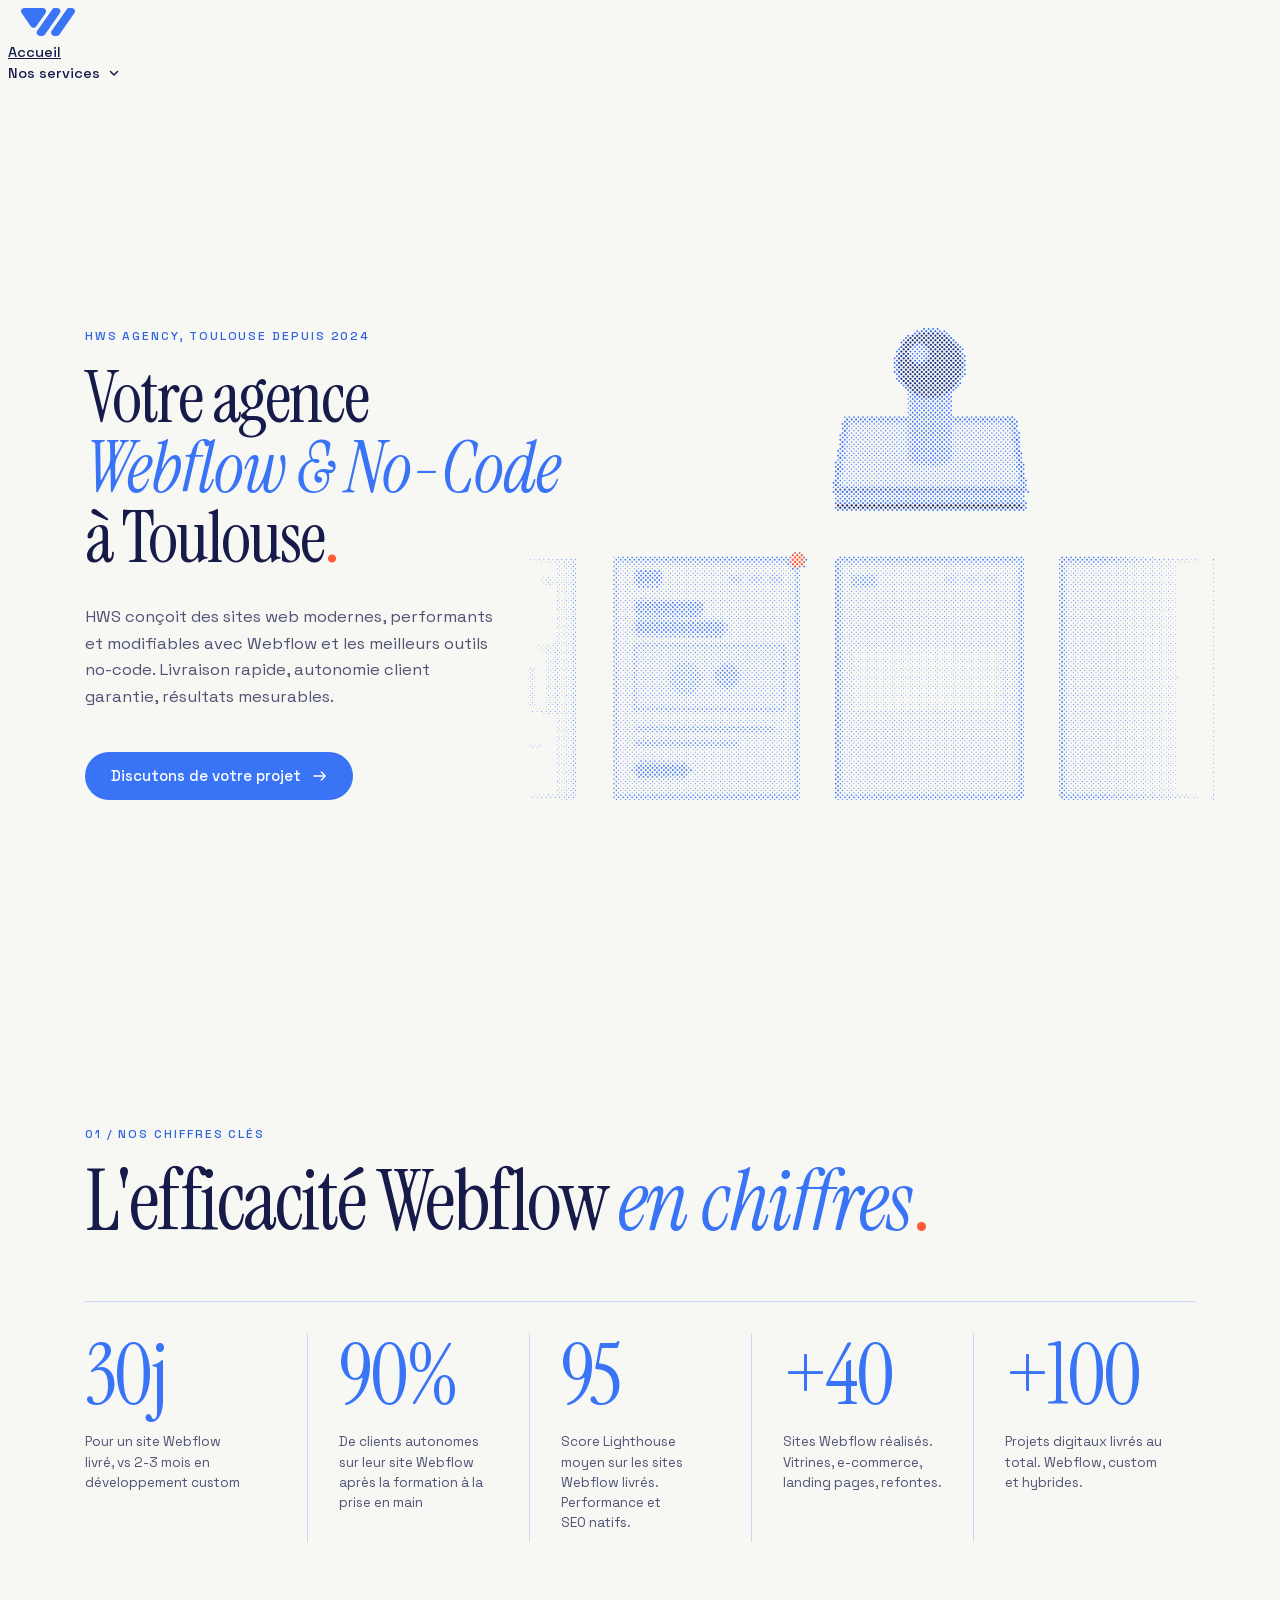
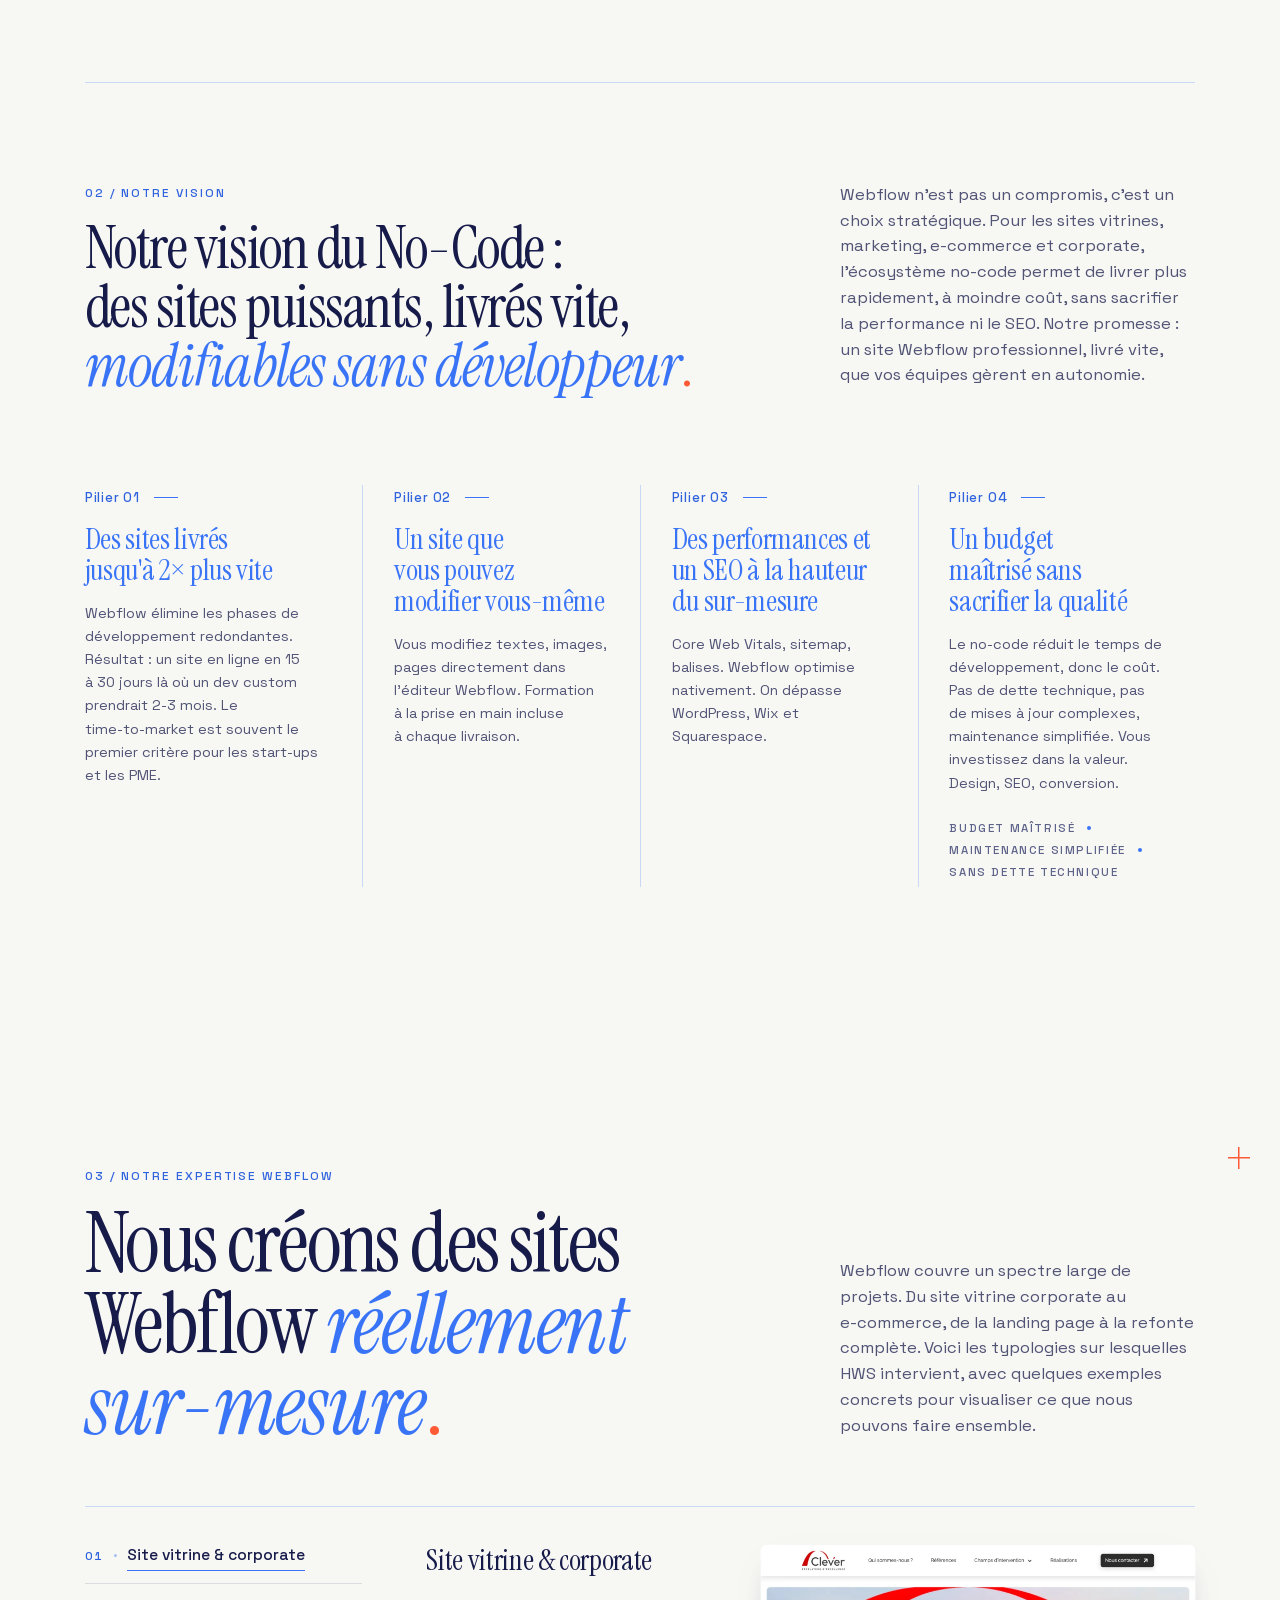
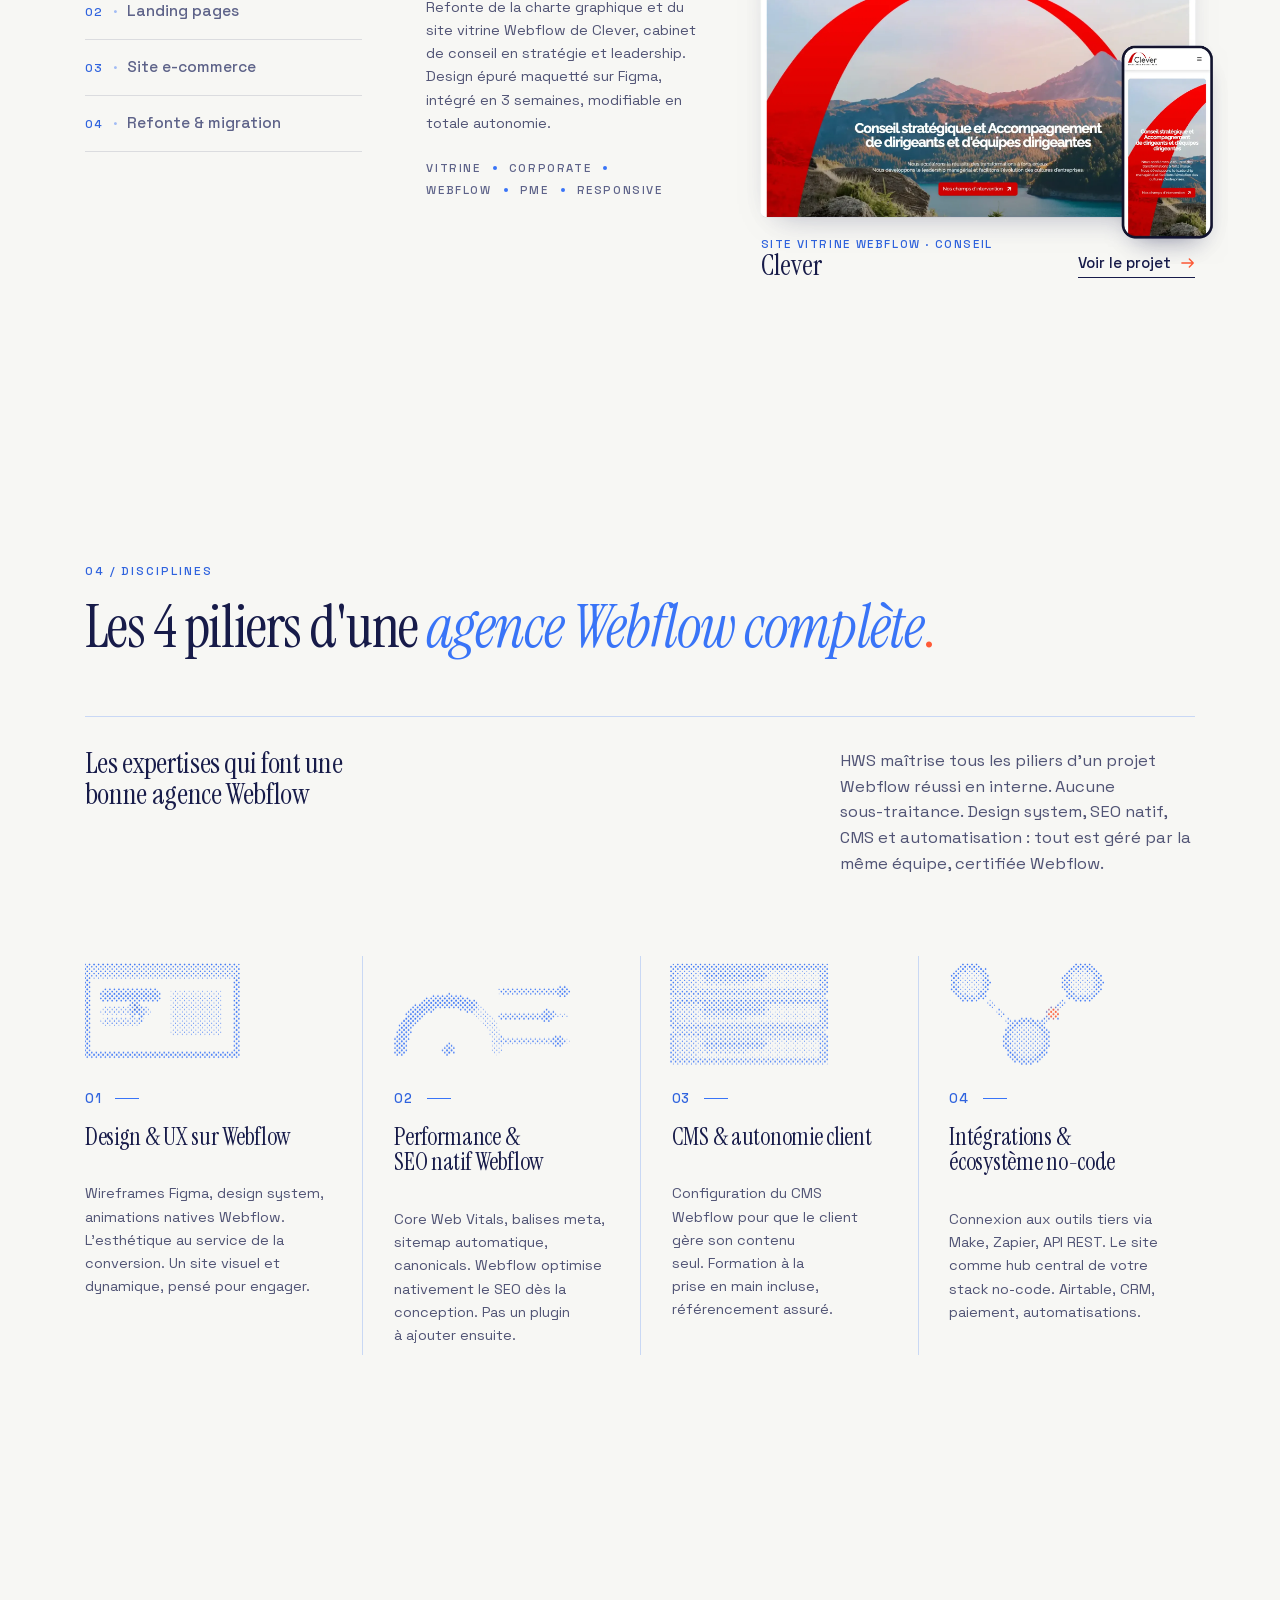
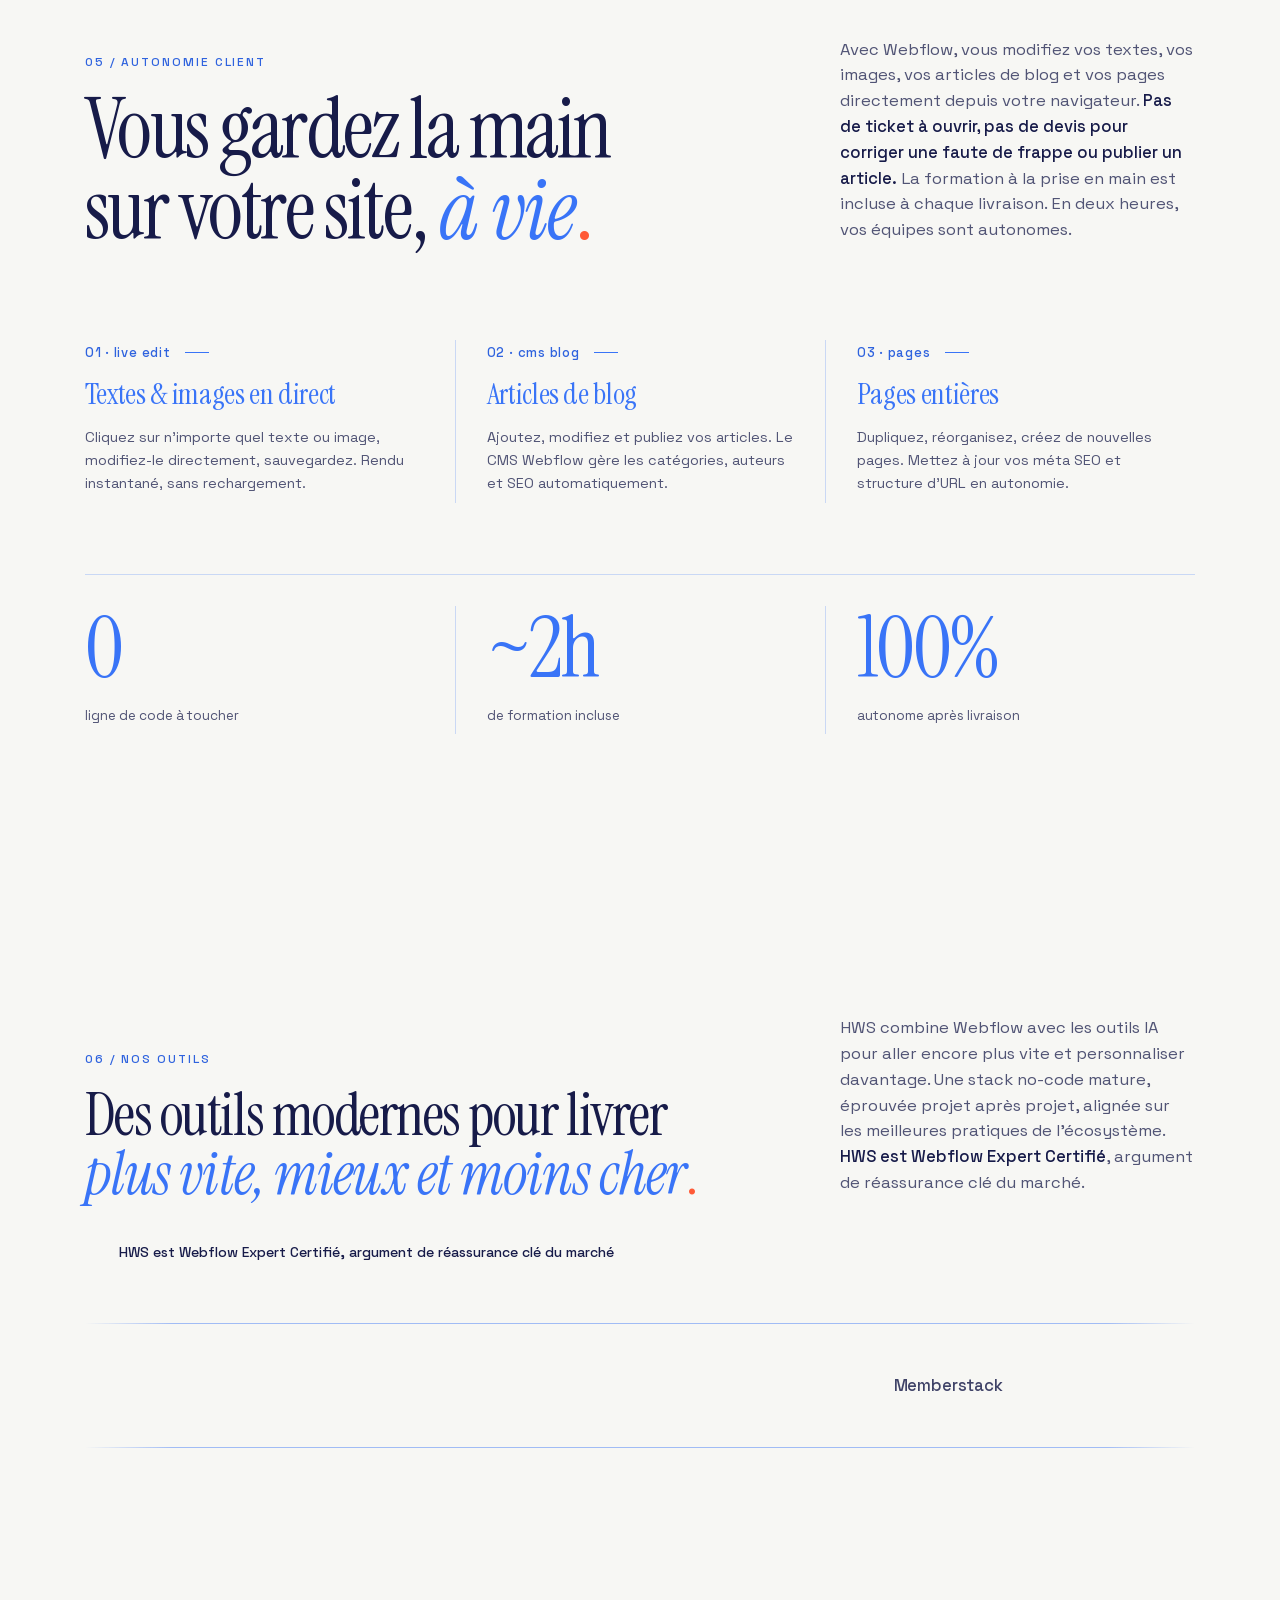
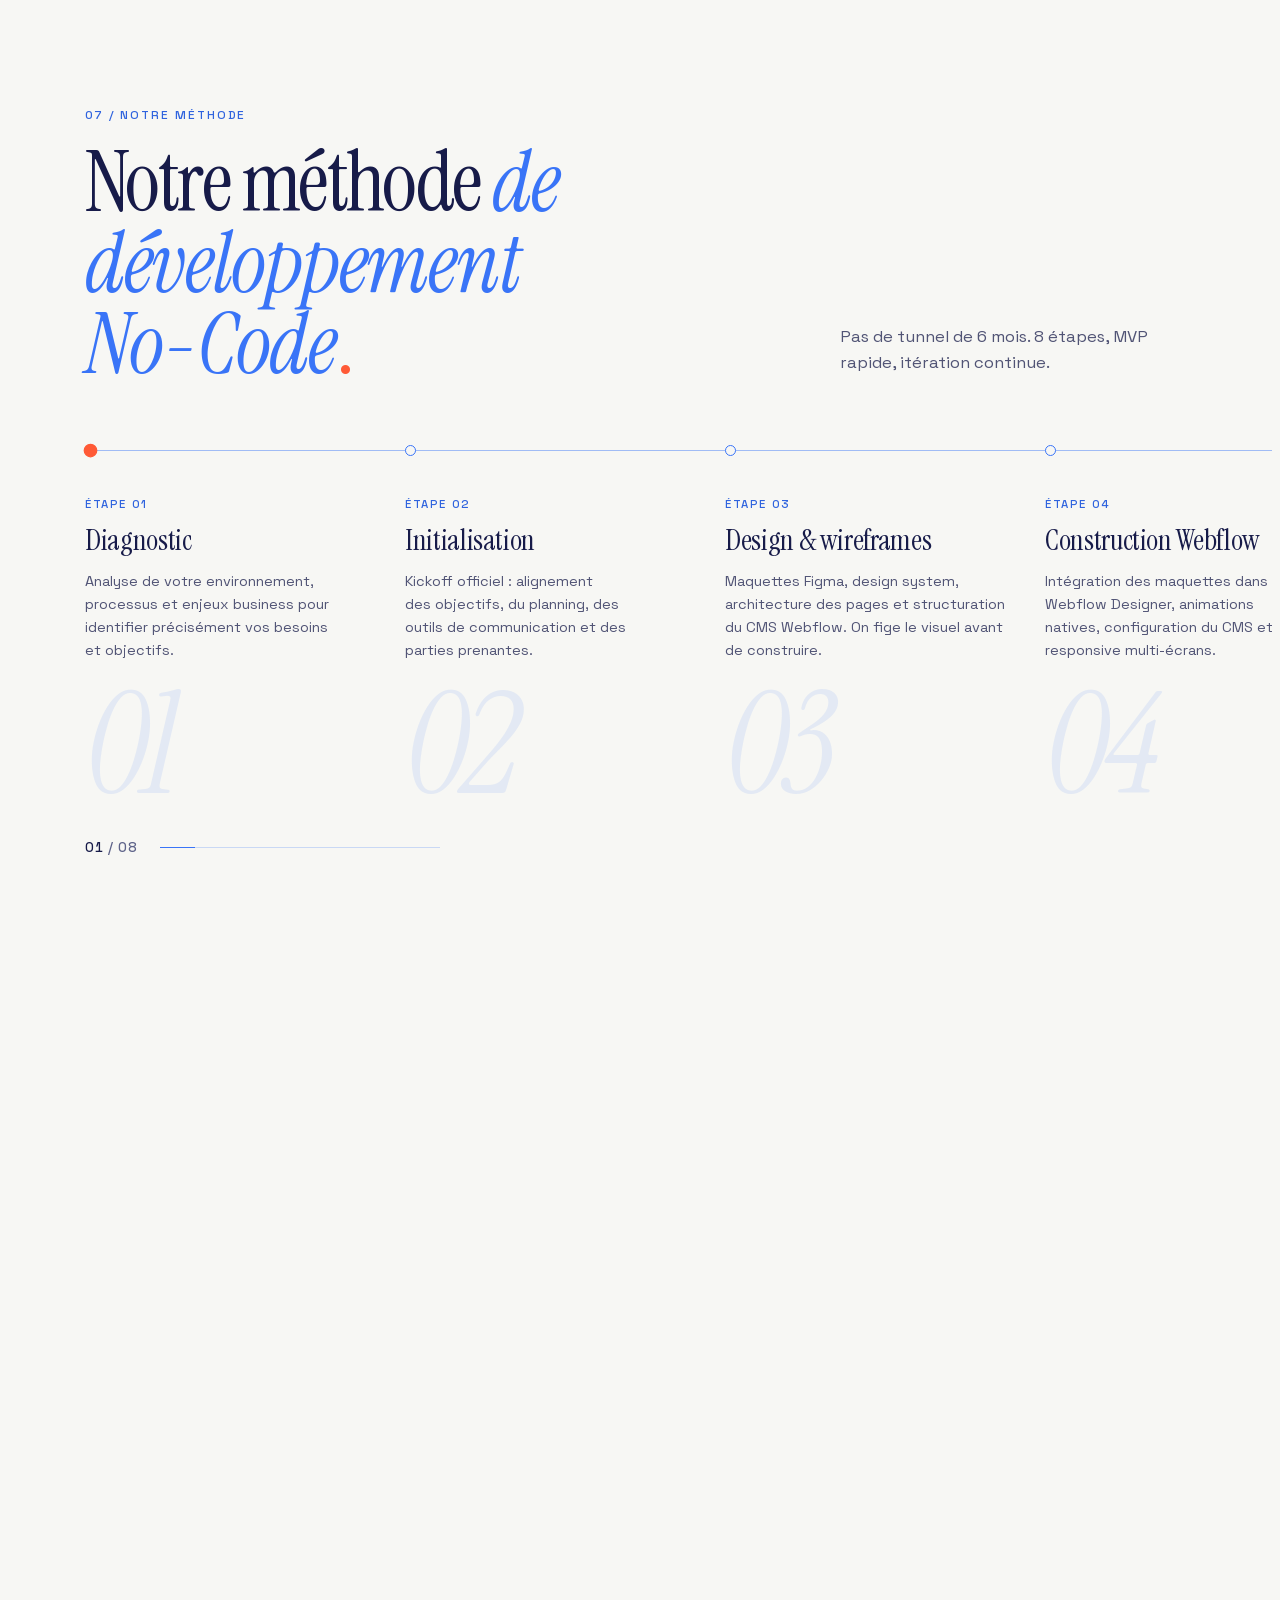
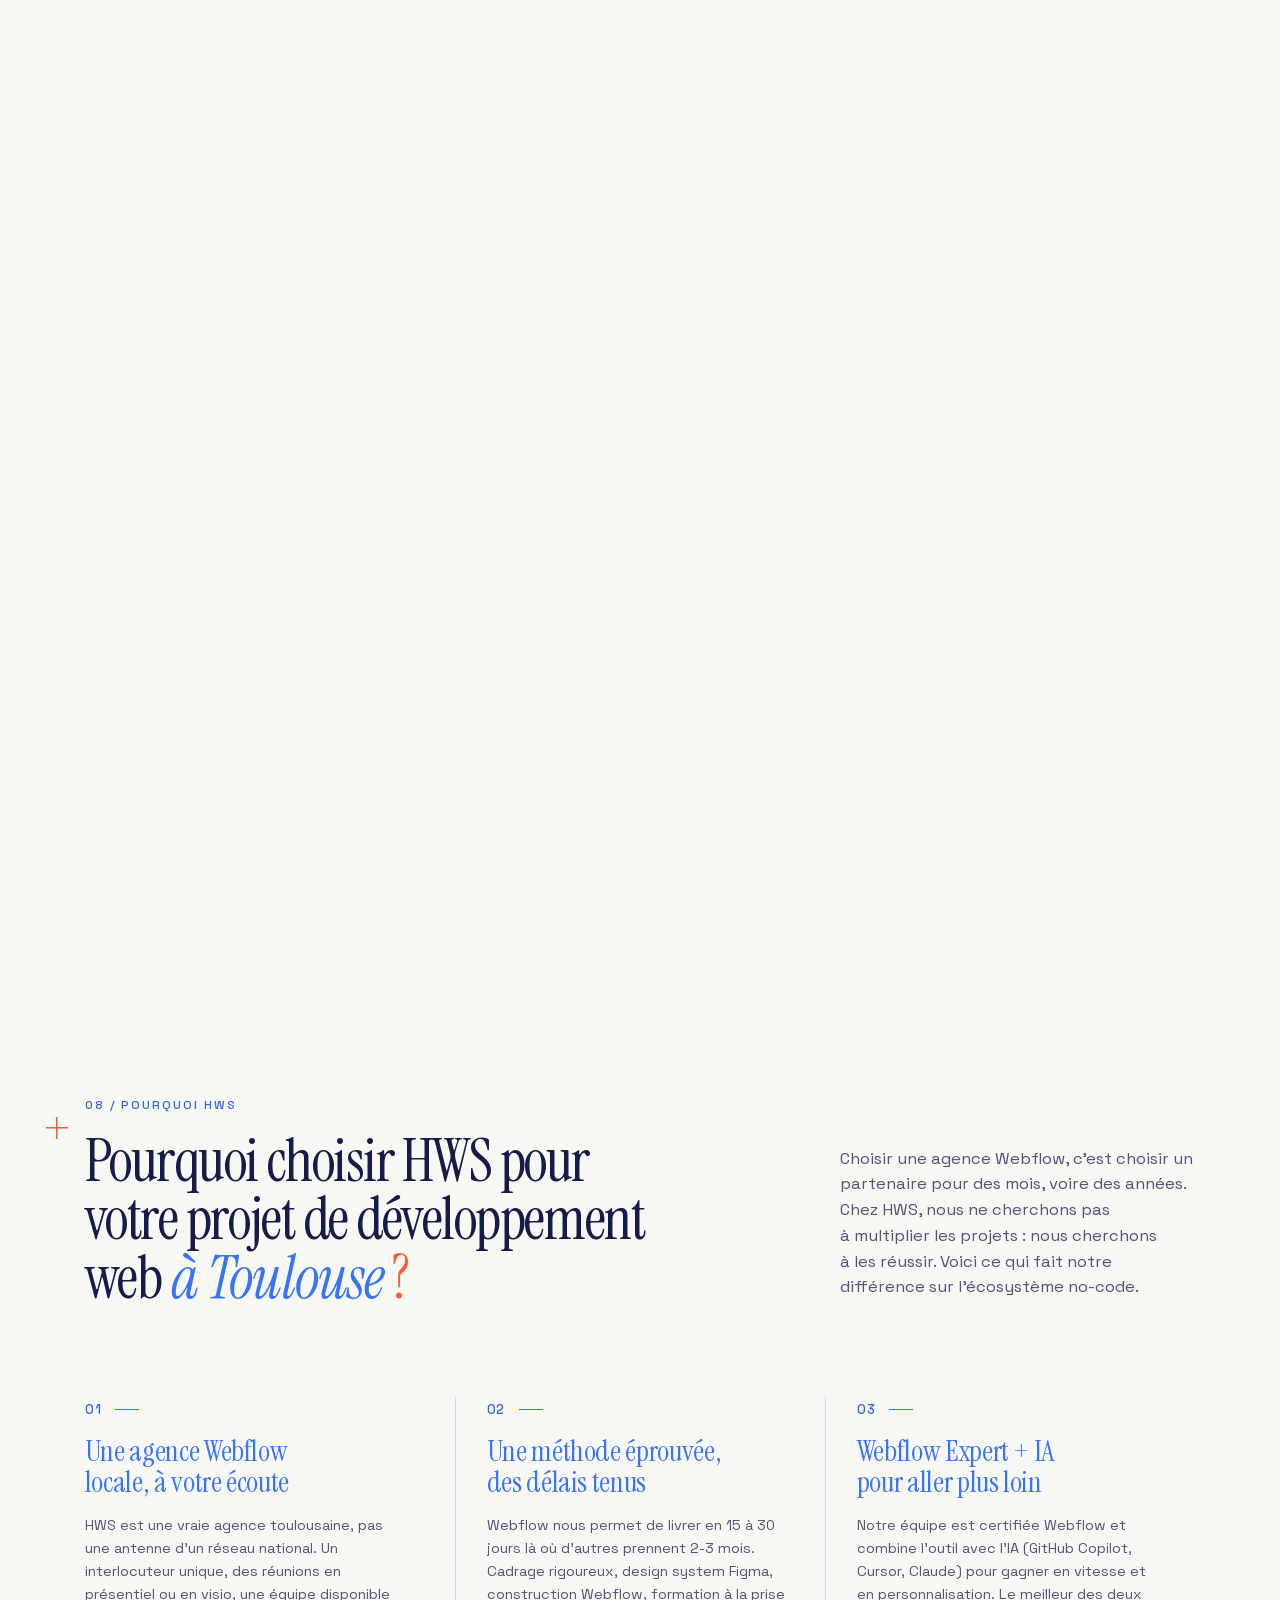
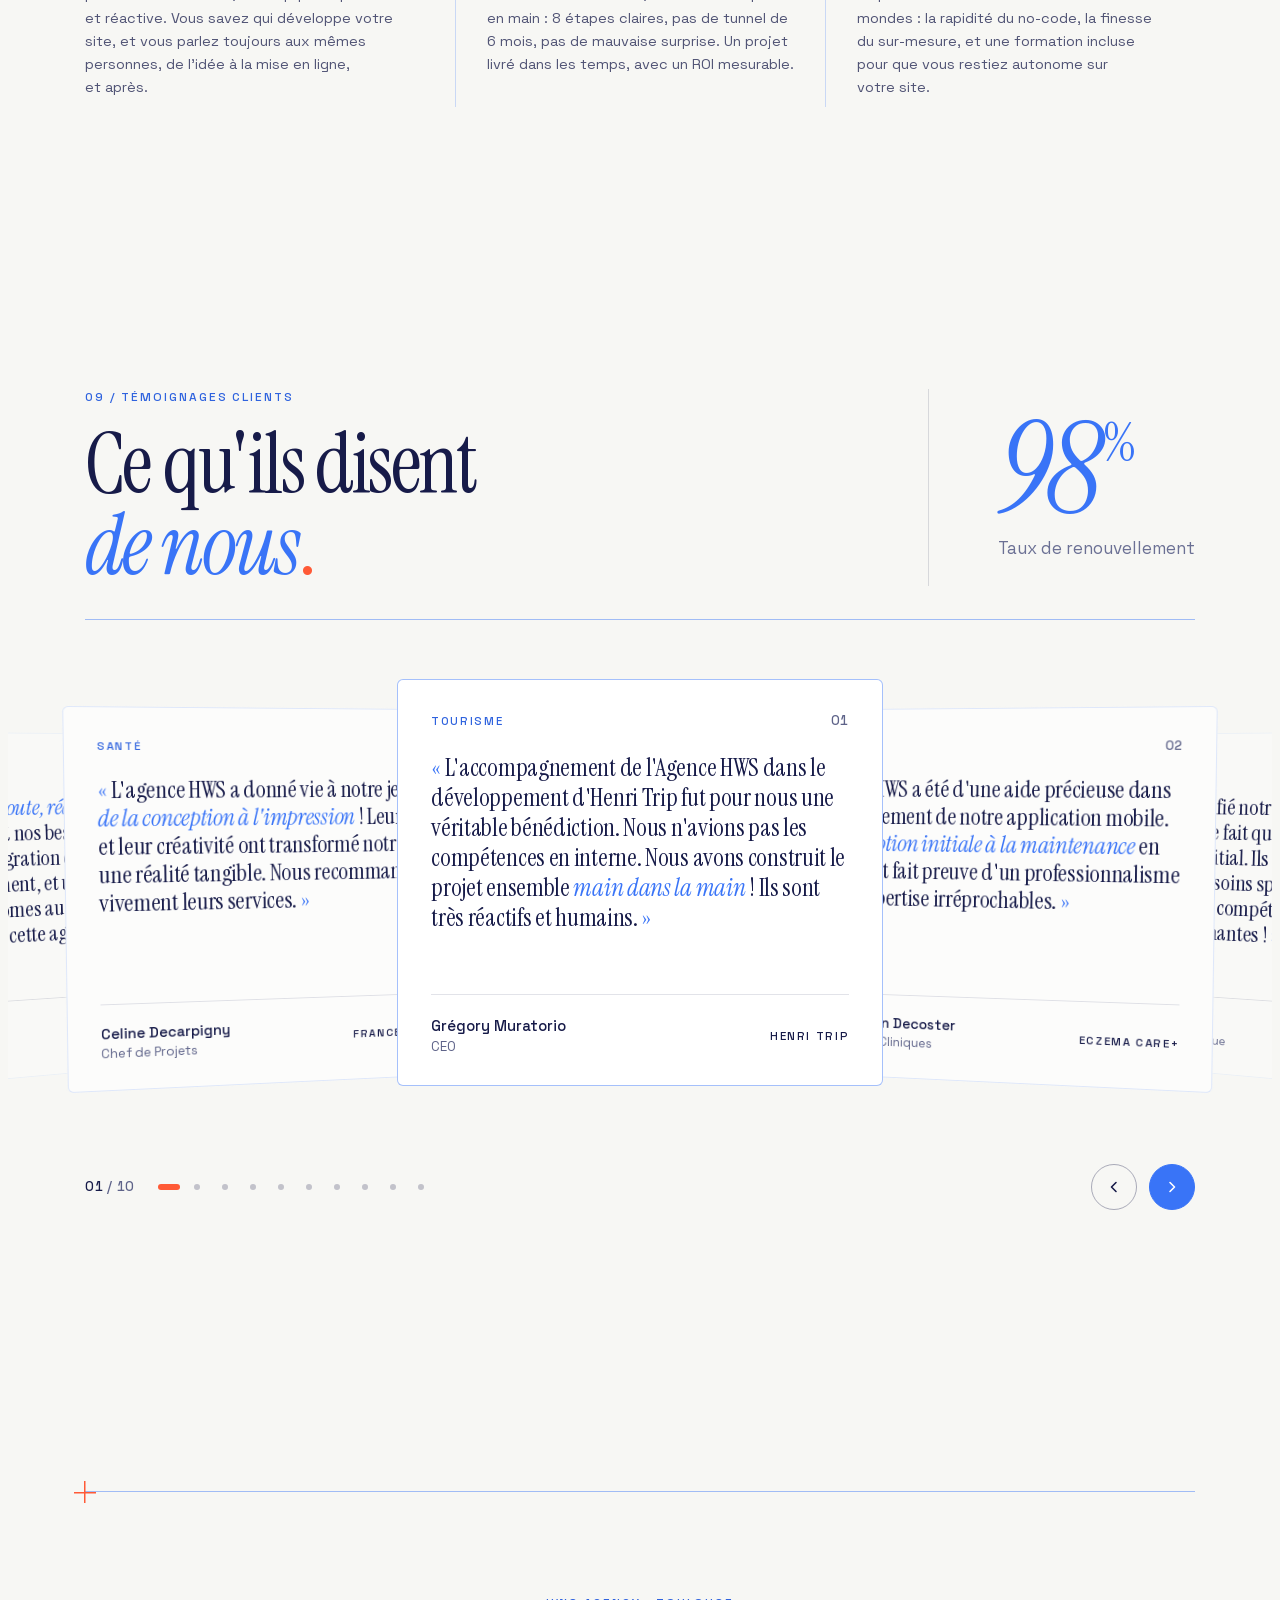
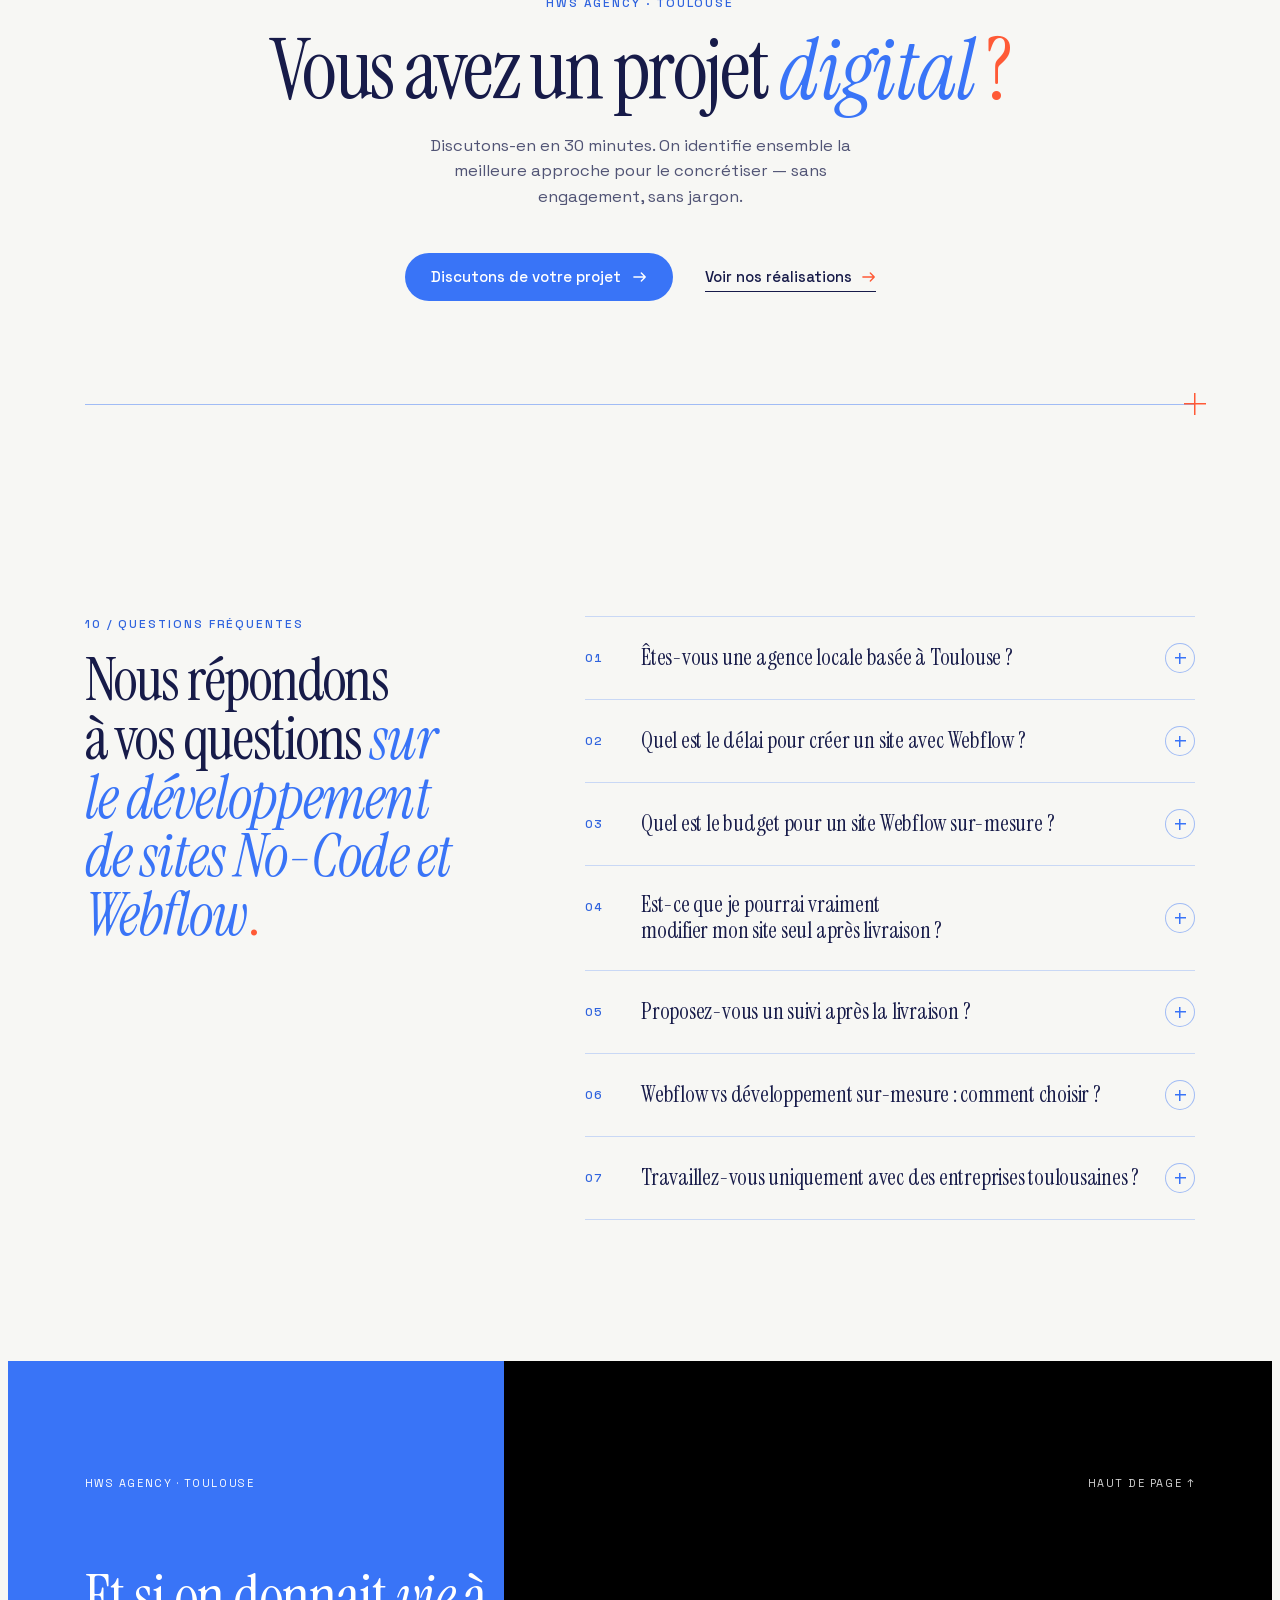
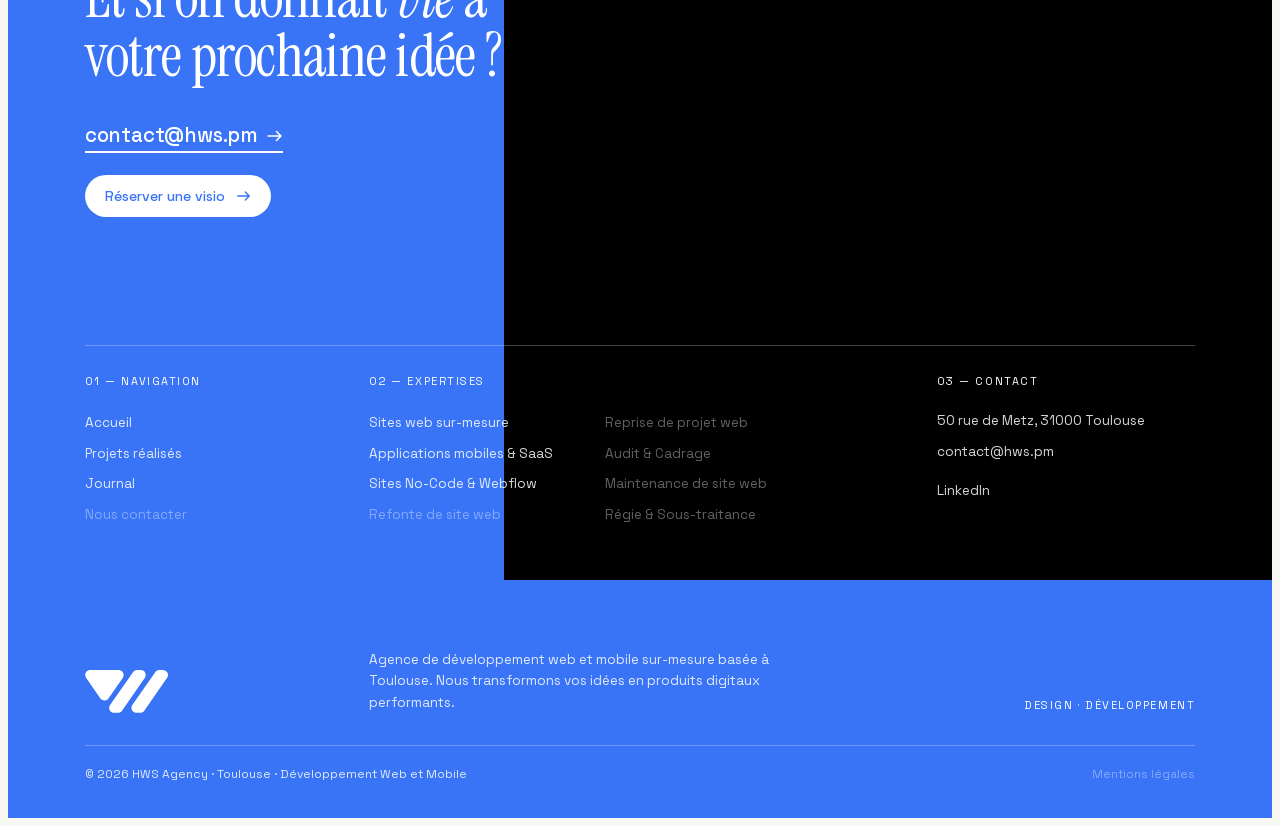
<file: service-no-code-2026/index.html>
<!DOCTYPE html><!-- This site was created in Webflow. https://webflow.com --><!-- Last Published: Mon Oct 19 2026 07:32:14 GMT+0000 (Coordinated Universal Time) --><html data-wf-domain="www.hws.pm" data-wf-page="6a0c187e4fdbf6ec1eeee830" class="s26-page" data-wf-site="69dcdc0620ab5f37ce8bfd2c" lang="fr"><head><meta name="robots" content="noindex"><meta charset="utf-8"/><link href="https://cdn.prod.website-files.com" rel="preconnect" crossorigin="anonymous"/><title>Agence Webflow &amp; No-Code à Toulouse | HWS Agency</title><meta content="Nous créons des sites web modernes, rapides et modifiables par vos équipes. HWS vous accompagne de A à Z dans votre projet Webflow ou No-Code à Toulouse." name="description"/><meta content="Agence Webflow &amp; No-Code à Toulouse | HWS Agency" property="og:title"/><meta content="Sites Webflow performants, modifiables sans développeur. Agence no-code certifiée à Toulouse." property="og:description"/><meta content="https://cdn.prod.website-files.com/69dcdc0620ab5f37ce8bfd2c/6a46676fd7e6476990ca9307_og-no-code-1200x630.jpg" property="og:image"/><meta content="Agence Webflow &amp; No-Code à Toulouse | HWS Agency" name="twitter:title"/><meta content="Sites Webflow performants, modifiables sans développeur. Agence no-code certifiée à Toulouse." name="twitter:description"/><meta property="og:type" content="website"/><meta content="summary_large_image" name="twitter:card"/><meta content="width=device-width, initial-scale=1" name="viewport"/><meta content="ic7UgtaZCsvFo0FzsHVyGvWYt0fra6kv9tv55vS_bpA" name="google-site-verification"/><meta content="Webflow" name="generator"/><link href="https://cdn.prod.website-files.com/69dcdc0620ab5f37ce8bfd2c/css/hws-agency-2-0.webflow.shared.4a36962f1.css" rel="stylesheet" type="text/css" integrity="sha384-SjaWLx6NztwSTkZGbgDvuVQ341Hsm7KYbaf2wVZO7K7CMA1oZScL0phfKZPndxuN" crossorigin="anonymous"/><script type="text/javascript">!function(o,c){var n=c.documentElement,t=" w-mod-";n.className+=t+"js",("ontouchstart"in o||o.DocumentTouch&&c instanceof DocumentTouch)&&(n.className+=t+"touch")}(window,document);</script><link href="https://cdn.prod.website-files.com/69dcdc0620ab5f37ce8bfd2c/69ea1d351a05c6524ab8f9e9_FavIcon%20HWS.png" rel="shortcut icon" type="image/x-icon"/><link href="https://cdn.prod.website-files.com/69dcdc0620ab5f37ce8bfd2c/69ea1d38f57dd8e8d5abacff_Webclip%20HWS.png" rel="apple-touch-icon"/><link href="https://www.hws.pm/services/sites-no-code-webflow" rel="canonical"/><!-- HWS Preloader v2 — « on entre dans le logo » (oct. 2026)
     Site Settings > Custom Code > Head. Joue à chaque affichage de page, y compris au retour arrière (bfcache).
     Écran bleu HWS + logo blanc (version 2026) → le logo devient une fenêtre sur la page → zoom dans la barre centrale.
     Remplace l'ancien préchargeur v1 (scripts « preloader » + « preloader_js » et div #pt), supprimé le 6 oct. 2026 : sauvegarde dans webflow-paste/ancien-preloader-v1-backup/. -->
<style>
#hws-pl{position:fixed;inset:0;z-index:2147483000;animation:hws-pl-failsafe .4s 5s forwards}
#hws-pl svg{display:block;width:100%;height:100%}
/* Bandeau cookies masqué pendant l'intro seulement : la classe est retirée à la fin, et l'animation expire seule au bout de 2,5 s si le script plantait. */
html.hws-pl-on #consentos-banner-host{animation:hws-pl-hold 2.5s}
@keyframes hws-pl-hold{0%,100%{visibility:hidden}}
@keyframes hws-pl-failsafe{to{opacity:0;visibility:hidden}}
</style>
<script>
(function(){
  var d=document,w=window;
  if(w.self!==w.top)return;
  var reduce=w.matchMedia&&w.matchMedia('(prefers-reduced-motion: reduce)').matches;
  var P=['M129.757 0.1875H42.2191H20.0031C4.49217 0.1875 -4.64224 17.6008 4.17444 30.3622L58.8265 109.467C66.4574 120.512 82.7685 120.543 90.4417 109.527L145.544 30.4229C154.429 17.6678 145.302 0.1875 129.757 0.1875Z','M215.306 0H201.104C194.821 0 188.933 3.06858 185.334 8.21936L96.7281 135.026C87.8172 147.778 96.9411 165.284 112.498 165.284H127.039C133.334 165.284 139.232 162.204 142.829 157.037L231.096 30.2301C239.975 17.4745 230.847 0 215.306 0Z','M301.078 0H286.882C280.598 0 274.71 3.06891 271.111 8.22015L182.514 135.027C173.604 147.779 182.728 165.284 198.285 165.284H212.82C219.117 165.284 225.014 162.203 228.611 157.036L316.869 30.2294C325.747 17.4736 316.62 0 301.078 0Z'];
  // Point visé par le zoom : milieu de la barre centrale du logo (unités du viewBox 321×166).
  // Viser le centre d'une forme garantit qu'on finit DANS le logo (donc sur la page), pas dans un vide blanc.
  var OX=163.72,OY=83,HALF=25;
  // Chronologie (ms) : apparition du logo, ouverture (le noir devient transparent), zoom, fin.
  var APPEAR=450,OPEN0=450,OPEN1=750,ZOOM0=600,ZOOM1=1500,FADE0=1470,END=1560;
  var el=d.createElement('div');el.id='hws-pl';el.setAttribute('aria-hidden','true');
  el.innerHTML='<svg xmlns="http://www.w3.org/2000/svg"><defs><g id="hws-pl-l">'+P.map(function(p){return '<path d="'+p+'"/>';}).join('')+'</g><mask id="hws-pl-m" maskUnits="userSpaceOnUse" x="0" y="0" width="100%" height="100%"><rect width="100%" height="100%" fill="#fff"/><use id="hws-pl-hole" href="#hws-pl-l" fill="#000" opacity="0"/></mask></defs><rect width="100%" height="100%" fill="#3974F7" mask="url(#hws-pl-m)"/><use id="hws-pl-ink" href="#hws-pl-l" fill="#fff"/></svg>';
  var logo=el.querySelector('#hws-pl-l'),ink=el.querySelector('#hws-pl-ink'),hole=el.querySelector('#hws-pl-hole'),t0=0;
  function c(x){return x<0?0:x>1?1:x;}
  function outBack(x){var s=1.6;x-=1;return 1+x*x*((s+1)*x+s);}
  function inOut(x){return x<.5?2*x*x:1-Math.pow(-2*x+2,2)/2;}
  function render(t){
    var W=w.innerWidth,H=w.innerHeight;
    var k0=Math.min(120,W*.28)/321;
    var kEnd=1.25*Math.sqrt(W*W+H*H)/2/HALF;
    var a=c(t/APPEAR),k,o,f;
    if(reduce){k=k0;o=1;f=1-c((t-400)/400);}
    else{
      var z=c((t-ZOOM0)/(ZOOM1-ZOOM0));
      k=k0*(.82+.18*outBack(a))*Math.exp(Math.log(kEnd/k0)*Math.pow(z,2.5));
      o=t<OPEN0?a:1-inOut(c((t-OPEN0)/(OPEN1-OPEN0)));
      f=1-c((t-FADE0)/(END-FADE0));
    }
    logo.setAttribute('transform','translate('+W/2+' '+H/2+') scale('+k+') translate('+(-OX)+' '+(-OY)+')');
    ink.setAttribute('opacity',o);
    // Le trou n'existe qu'une fois le logo noir opaque : sinon on verrait la page avant l'ouverture.
    hole.setAttribute('opacity',!reduce&&t>=OPEN0?1:0);
    el.style.opacity=f;
  }
  function done(){d.documentElement.classList.remove('hws-pl-on');if(el.parentNode)el.parentNode.removeChild(el);}
  function frame(){
    try{
      var t=performance.now()-t0;
      if(t>=(reduce?800:END))return done();
      render(t);requestAnimationFrame(frame);
    }catch(e){done();}
  }
  function mount(){
    d.documentElement.classList.add('hws-pl-on');
    el.style.animation='';el.style.opacity='';
    d.body.insertBefore(el,d.body.firstChild);
    render(0);
    requestAnimationFrame(function(){el.style.animation='none';t0=performance.now();frame();});
  }
  // Retour arrière servi depuis le cache du navigateur : les scripts ne se relancent pas, on rejoue l'intro à la main.
  w.addEventListener('pageshow',function(e){if(e.persisted&&!el.parentNode)mount();});
  if(d.body)mount();
  else{var mo=new MutationObserver(function(){if(d.body){mo.disconnect();mount();}});mo.observe(d.documentElement,{childList:true});}
})();
</script>

<style>
  html .nav-link.w--current,
  html .nav-mobile-link.w--current,
  html .nav-dropdown-link.w--current,
  html .nav-dropdown-link-mobile.w--current {
    color: #ffffff !important;
  }
  
  html .nav-link.w--current:hover,
  html .nav-mobile-link.w--current:hover {
    color: #3974f7 !important;
  }

  /* ── Gouttière fluide desktop — carousel #projects (les scripts projects_css_* injectent
     un padding 2.5rem après le CSS Webflow, on reprend la main ici) ── */
  #projects .ps-top,
  #projects .ps-bottom {
    padding-left: clamp(40px, 6vw, 96px) !important;
    padding-right: clamp(40px, 6vw, 96px) !important;
  }
  @media (max-width: 991px) {
    #projects .ps-top,
    #projects .ps-bottom {
      padding-left: 40px !important;
      padding-right: 40px !important;
    }
  }
</style>

<script type="application/ld+json">
{
  "@context": "https://schema.org",
  "@graph": [
    {
      "@type": "Service",
      "@id": "https://www.hws.pm/services/sites-no-code-webflow#service",
      "name": "Création de sites Webflow & No-Code",
      "serviceType": "Création de sites Webflow & No-Code",
      "url": "https://www.hws.pm/services/sites-no-code-webflow",
      "description": "Nous créons des sites web modernes, rapides et modifiables par vos équipes. HWS vous accompagne de A à Z dans votre projet Webflow ou No-Code à Toulouse.",
      "provider": {
        "@id": "https://www.hws.pm/#organization"
      },
      "areaServed": [
        {
          "@type": "City",
          "name": "Toulouse"
        },
        {
          "@type": "Country",
          "name": "France"
        }
      ]
    },
    {
      "@type": "BreadcrumbList",
      "itemListElement": [
        {
          "@type": "ListItem",
          "position": 1,
          "name": "Accueil",
          "item": "https://www.hws.pm/"
        },
        {
          "@type": "ListItem",
          "position": 2,
          "name": "Sites No-Code & Webflow"
        }
      ]
    },
    {
      "@type": "FAQPage",
      "@id": "https://www.hws.pm/services/sites-no-code-webflow#faq",
      "mainEntity": [
        {
          "@type": "Question",
          "name": "Êtes-vous une agence locale basée à Toulouse ?",
          "acceptedAnswer": {
            "@type": "Answer",
            "text": "Oui, HWS est une vraie agence toulousaine — pas une antenne d'un réseau national. Beaucoup d'agences référencées sur « agence Webflow Toulouse » sont en réalité des structures parisiennes avec une antenne ou un référencement local. Nos équipes sont basées au cœur de Toulouse, disponibles en présentiel et en visio pour toute la France."
          }
        },
        {
          "@type": "Question",
          "name": "Quel est le délai pour créer un site avec Webflow ?",
          "acceptedAnswer": {
            "@type": "Answer",
            "text": "Comptez 15 jours pour un MVP (plusieurs MVP livrés sur plateforme complexe). Notre méthode en 8 étapes garantit les délais annoncés. Fourchette selon la complexité : landing page 1-2 semaines, site vitrine 3-4 semaines, e-commerce 4-6 semaines."
          }
        },
        {
          "@type": "Question",
          "name": "Quel est le budget pour un site Webflow sur-mesure ?",
          "acceptedAnswer": {
            "@type": "Answer",
            "text": "Variable selon la complexité du projet. On vous oriente vers un devis gratuit après notre premier échange. Webflow permet souvent de réduire le budget vs un développement custom, sans sacrifier la qualité ni la performance. Transparence tarifaire dès le cadrage, pas de mauvaise surprise."
          }
        },
        {
          "@type": "Question",
          "name": "Est-ce que je pourrai vraiment modifier mon site seul après livraison ?",
          "acceptedAnswer": {
            "@type": "Answer",
            "text": "Oui, c'est l'argument N°1 du no-code. Concrètement : vous pourrez modifier textes, images, articles de blog, pages entières via l'éditeur Webflow. Formation à la prise en main incluse à chaque livraison."
          }
        },
        {
          "@type": "Question",
          "name": "Proposez-vous un suivi après la livraison ?",
          "acceptedAnswer": {
            "@type": "Answer",
            "text": "Une fois le site livré, on ne disparaît pas : mises à jour, monitoring, support réactif, évolutions futures. Nous proposons des contrats de maintenance pour assurer le suivi de votre site web dans la durée."
          }
        },
        {
          "@type": "Question",
          "name": "Webflow vs développement sur-mesure : comment choisir ?",
          "acceptedAnswer": {
            "@type": "Answer",
            "text": "Quand choisir Webflow : budget serré, besoin d'autonomie, délai court, site marketing/vitrine, e-commerce light. Quand choisir le dev custom : logique métier complexe, API lourdes, plateforme SaaS, volumes de données importants. HWS maîtrise les deux donc choix de la meilleure solution au début du projet — sans biais commercial."
          }
        },
        {
          "@type": "Question",
          "name": "Travaillez-vous uniquement avec des entreprises toulousaines ?",
          "acceptedAnswer": {
            "@type": "Answer",
            "text": "Non. Toulouse + Occitanie + toute la France en visio. Pour les clients distants, la collaboration se fait en visio avec la même qualité de suivi. Pour les clients toulousains, on se retrouve en présentiel selon votre préférence. Flexibilité présentiel/distanciel garantie."
          }
        }
      ]
    }
  ]
}
</script>
<script type="application/ld+json">
{
  "@context": "https://schema.org",
  "@type": "ProfessionalService",
  "@id": "https://www.hws.pm/#organization",
  "name": "HWS Agency",
  "url": "https://www.hws.pm/",
  "logo": "https://cdn.prod.website-files.com/69dcdc0620ab5f37ce8bfd2c/69ea1d38f57dd8e8d5abacff_Webclip%20HWS.png",
  "image": "https://cdn.prod.website-files.com/69dcdc0620ab5f37ce8bfd2c/69ea1d38f57dd8e8d5abacff_Webclip%20HWS.png",
  "description": "Agence de développement web & mobile sur-mesure basée à Toulouse. Nous transformons vos idées en produits digitaux performants.",
  "email": "contact@hws.pm",
  "address": {
    "@type": "PostalAddress",
    "streetAddress": "50 rue de Metz",
    "postalCode": "31000",
    "addressLocality": "Toulouse",
    "addressCountry": "FR"
  },
  "geo": {
    "@type": "GeoCoordinates",
    "latitude": 43.6005218,
    "longitude": 1.4493936
  },
  "areaServed": [
    { "@type": "City", "name": "Toulouse" },
    { "@type": "Country", "name": "France" }
  ],
  "foundingDate": "2024",
  "sameAs": [
    "https://www.linkedin.com/company/hws-agency"
  ]
}
</script>

<!--
  ORDRE DES 3 BLOCS CI-DESSOUS : NE PAS MODIFIER.
  1. Consent Mode  — doit être le premier script Google de la page (exigence Google).
  2. Snippet GTM.
  3. Loader Consentos — DOIT rester APRÈS le snippet GTM. Le loader patche
     document.createElement et met type="text/blocked" sur tout script matchant
     googletagmanager.com. Le snippet GTM n'y échappe que parce qu'il s'exécute avant.
     Le remonter au-dessus tuerait GTM entièrement.
-->

<!-- 1. Google Consent Mode -->


<!-- 2. Google Tag Manager -->

<!-- End Google Tag Manager -->

<!-- 3. CMP Consentos — émet le gtag('consent','update') après choix du visiteur -->
<script src="https://cdn.prod.website-files.com/69dcdc0620ab5f37ce8bfd2c%2F689e5ba67671442434f3ca35%2F69ea13e371f8c352d56bd645%2Fburger_css-2.0.3.js" type="text/javascript"></script><script src="https://cdn.prod.website-files.com/69dcdc0620ab5f37ce8bfd2c%2F689e5ba67671442434f3ca35%2F69eb7fbbe92001ded472bfa0%2Fhws_scroll_animations-1.1.0.js" type="text/javascript"></script><!-- hws_collab_bundle-1.0.0.js retiré : remplacé par collab-2026 --><script src="https://cdn.prod.website-files.com/69dcdc0620ab5f37ce8bfd2c%2F689e5ba67671442434f3ca35%2F69ef10ef19271dfac65317ef%2Fhws_blog_richtext_styles-1.2.0.js" type="text/javascript"></script><script src="https://cdn.prod.website-files.com/69dcdc0620ab5f37ce8bfd2c%2F689e5ba67671442434f3ca35%2F6a9ed01c44a101a7fbd1c1c5%2Fhws_overflow_sticky_fix-1.0.0.js" type="text/javascript"></script><!-- hws_collab_bundle-1.0.0.js retiré : remplacé par collab-2026 --><script src="https://cdn.prod.website-files.com/69dcdc0620ab5f37ce8bfd2c%2F689e5ba67671442434f3ca35%2F69dcf8dde50ce812bad2925e%2Fprojects_css_3-1.0.0.js" type="text/javascript"></script><link rel="stylesheet" href="../polices-2026/polices-2026.css">
<script>document.write('<link rel="stylesheet" href="../footer-2026/footer-2026.css?v=' + Date.now() + '">');</script>
<style>
  /* Footer « puzzle » : la zone de trame couvre toute la moitié droite, le puzzle y est centré par le script. */
  @media (min-width: 641px) { .hf26 .hf26-trame { top: 0; right: -4vw; width: min(64vw, 1150px); } }
</style>
<script>document.write('<link rel="stylesheet" href="../avis-2026/avis-2026.css?v=' + Date.now() + '">');</script>
<script>document.write('<link rel="stylesheet" href="../avis-2026/avis-2026-deck.css?v=' + Date.now() + '">');</script>
<script>document.write('<link rel="stylesheet" href="../systeme-2026/systeme-2026.css?v=' + Date.now() + '">');</script>
<script>document.write('<link rel="stylesheet" href="../nav-2026/nav-2026.css?v=' + Date.now() + '">');</script>
<script>document.write('<link rel="stylesheet" href="../service-sur-mesure-2026/sur-mesure-2026.css?v=' + Date.now() + '">');</script>
<script>document.write('<link rel="stylesheet" href="no-code-2026.css?v=' + Date.now() + '">');</script>
</head><body><div class="nav-section"><a href="https://www.hws.pm/" class="nav-logo-wrap w-inline-block"><svg width="80" height="42" viewBox="0 0 321 166" fill="none" xmlns="http://www.w3.org/2000/svg" class="nav-logo-svg"><path d="M129.757 0.1875H42.2191H20.0031C4.49217 0.1875 -4.64224 17.6008 4.17444 30.3622L58.8265 109.467C66.4574 120.512 82.7685 120.543 90.4417 109.527L145.544 30.4229C154.429 17.6678 145.302 0.1875 129.757 0.1875Z" fill="white"></path><path d="M215.306 0H201.104C194.821 0 188.933 3.06858 185.334 8.21936L96.7281 135.026C87.8172 147.778 96.9411 165.284 112.498 165.284H127.039C133.334 165.284 139.232 162.204 142.829 157.037L231.096 30.2301C239.975 17.4745 230.847 0 215.306 0Z" fill="white"></path><path d="M301.078 0H286.882C280.598 0 274.71 3.06891 271.111 8.22015L182.514 135.027C173.604 147.779 182.728 165.284 198.285 165.284H212.82C219.117 165.284 225.014 162.203 228.611 157.036L316.869 30.2294C325.747 17.4736 316.62 0 301.078 0Z" fill="white"></path></svg></a><div class="nav-links"><a href="https://www.hws.pm/" class="nav-link">Accueil</a><div class="nv-mega"><button type="button" class="nav-link nv-mega-toggle" aria-expanded="false" aria-controls="nv-mega-panel">Nos services <svg class="nv-chevron" viewBox="0 0 12 12" aria-hidden="true" focusable="false"><path d="M2.5 4.5 6 8l3.5-3.5" fill="none" stroke="currentColor" stroke-width="1.5" stroke-linecap="round" stroke-linejoin="round"/></svg></button><div class="nv-mega-panel" id="nv-mega-panel" role="region" aria-label="Nos services" hidden><div class="nv-mega-inner"><div class="nv-intro"><p class="nv-label">Expertises</p><p class="nv-titre">Ce qu’on construit <em>ensemble.</em></p><p class="nv-texte">Huit expertises pour concevoir, reprendre et faire grandir vos produits digitaux, à Toulouse et à distance.</p><a class="nv-cta" href="#">Un projet en tête ? Réserver une visio <svg class="nv-fleche" viewBox="0 0 16 16" aria-hidden="true" focusable="false"><path d="M1 8h13M9.5 3.5 14 8l-4.5 4.5" fill="none" stroke="currentColor" stroke-width="1.6" stroke-linecap="round" stroke-linejoin="round"/></svg></a><a class="nv-second" href="https://www.hws.pm/projets-realises">Voir nos projets réalisés <svg class="nv-fleche" viewBox="0 0 16 16" aria-hidden="true" focusable="false"><path d="M1 8h13M9.5 3.5 14 8l-4.5 4.5" fill="none" stroke="currentColor" stroke-width="1.6" stroke-linecap="round" stroke-linejoin="round"/></svg></a></div><div class="nv-catalogue"><div class="nv-groupe"><p class="nv-groupe-titre" id="nv-g01"><span>01</span> Concevoir &amp; développer</p><ul aria-labelledby="nv-g01"><li><a class="nv-lien" href="https://www.hws.pm/services/sites-web-sur-mesure"><span class="nv-lien-nom">Sites web sur-mesure <svg class="nv-fleche" viewBox="0 0 16 16" aria-hidden="true" focusable="false"><path d="M1 8h13M9.5 3.5 14 8l-4.5 4.5" fill="none" stroke="currentColor" stroke-width="1.6" stroke-linecap="round" stroke-linejoin="round"/></svg></span><span class="nv-lien-desc">Des sites performants et évolutifs, développés pour vous.</span></a></li><li><a class="nv-lien" href="https://www.hws.pm/services/sites-no-code-webflow" aria-current="page"><span class="nv-lien-nom">Sites No-Code &amp; Webflow <svg class="nv-fleche" viewBox="0 0 16 16" aria-hidden="true" focusable="false"><path d="M1 8h13M9.5 3.5 14 8l-4.5 4.5" fill="none" stroke="currentColor" stroke-width="1.6" stroke-linecap="round" stroke-linejoin="round"/></svg></span><span class="nv-lien-desc">Des sites modernes, rapides et modifiables par vos équipes.</span></a></li><li><a class="nv-lien" href="https://www.hws.pm/services/applications-mobiles-saas"><span class="nv-lien-nom">Applications mobiles &amp; SaaS <svg class="nv-fleche" viewBox="0 0 16 16" aria-hidden="true" focusable="false"><path d="M1 8h13M9.5 3.5 14 8l-4.5 4.5" fill="none" stroke="currentColor" stroke-width="1.6" stroke-linecap="round" stroke-linejoin="round"/></svg></span><span class="nv-lien-desc">Des applications mobiles et SaaS sur-mesure, évolutives.</span></a></li></ul></div><div class="nv-groupe"><p class="nv-groupe-titre" id="nv-g02"><span>02</span> Reprendre &amp; faire évoluer</p><ul aria-labelledby="nv-g02"><li><a class="nv-lien" href="https://www.hws.pm/services/refonte-site-web"><span class="nv-lien-nom">Refonte de site web <svg class="nv-fleche" viewBox="0 0 16 16" aria-hidden="true" focusable="false"><path d="M1 8h13M9.5 3.5 14 8l-4.5 4.5" fill="none" stroke="currentColor" stroke-width="1.6" stroke-linecap="round" stroke-linejoin="round"/></svg></span><span class="nv-lien-desc">Design, UX, performances et SEO, repris de A à Z.</span></a></li><li><a class="nv-lien" href="https://www.hws.pm/services/reprise-projet-web"><span class="nv-lien-nom">Reprise de projet web <svg class="nv-fleche" viewBox="0 0 16 16" aria-hidden="true" focusable="false"><path d="M1 8h13M9.5 3.5 14 8l-4.5 4.5" fill="none" stroke="currentColor" stroke-width="1.6" stroke-linecap="round" stroke-linejoin="round"/></svg></span><span class="nv-lien-desc">On reprend votre code, on le stabilise, on le fait avancer.</span></a></li><li><a class="nv-lien" href="https://www.hws.pm/services/maintenance-site-web"><span class="nv-lien-nom">Maintenance <svg class="nv-fleche" viewBox="0 0 16 16" aria-hidden="true" focusable="false"><path d="M1 8h13M9.5 3.5 14 8l-4.5 4.5" fill="none" stroke="currentColor" stroke-width="1.6" stroke-linecap="round" stroke-linejoin="round"/></svg></span><span class="nv-lien-desc">Mises à jour, sécurité, monitoring et évolutions.</span></a></li></ul></div><div class="nv-groupe"><p class="nv-groupe-titre" id="nv-g03"><span>03</span> Cadrer &amp; renforcer</p><ul aria-labelledby="nv-g03"><li><a class="nv-lien" href="https://www.hws.pm/services/audit-de-site-web"><span class="nv-lien-nom">Audit &amp; Cadrage <svg class="nv-fleche" viewBox="0 0 16 16" aria-hidden="true" focusable="false"><path d="M1 8h13M9.5 3.5 14 8l-4.5 4.5" fill="none" stroke="currentColor" stroke-width="1.6" stroke-linecap="round" stroke-linejoin="round"/></svg></span><span class="nv-lien-desc">Technique, UX, SEO, sécurité : un rapport concret et priorisé.</span></a></li><li><a class="nv-lien" href="https://www.hws.pm/services/regie-sous-traitance"><span class="nv-lien-nom">Régie &amp; Sous-traitance <svg class="nv-fleche" viewBox="0 0 16 16" aria-hidden="true" focusable="false"><path d="M1 8h13M9.5 3.5 14 8l-4.5 4.5" fill="none" stroke="currentColor" stroke-width="1.6" stroke-linecap="round" stroke-linejoin="round"/></svg></span><span class="nv-lien-desc">Des développeurs salariés HWS intégrés à vos équipes.</span></a></li></ul></div></div><button type="button" class="nv-fermer" aria-label="Fermer le menu Nos services">Fermer <span aria-hidden="true">×</span></button></div></div></div><a href="https://www.hws.pm/projets-realises" class="nav-link">Projets réalisés</a><a href="https://www.hws.pm/blog" class="nav-link">Journal</a></div><a href="#" class="btn-primary w-button">Réserver une visio</a><a id="nav-burger-btn" href="#" class="nav-burger w-button"><span class="nav-burger-line"></span><span class="nav-burger-line"></span><span class="nav-burger-line"></span></a><div id="nav-mobile-menu" class="nav-mobile-menu"><div class="nav-mobile-links"><a href="https://www.hws.pm/" class="nav-mobile-link">Accueil</a><details class="nv-m-services"><summary class="nav-mobile-link">Nos services <svg class="nv-chevron" viewBox="0 0 12 12" aria-hidden="true" focusable="false"><path d="M2.5 4.5 6 8l3.5-3.5" fill="none" stroke="currentColor" stroke-width="1.5" stroke-linecap="round" stroke-linejoin="round"/></svg></summary><div class="nv-m-groupes"><details class="nv-m-groupe"><summary><span>01</span> Concevoir &amp; développer <svg class="nv-chevron" viewBox="0 0 12 12" aria-hidden="true" focusable="false"><path d="M2.5 4.5 6 8l3.5-3.5" fill="none" stroke="currentColor" stroke-width="1.5" stroke-linecap="round" stroke-linejoin="round"/></svg></summary><ul><li><a class="nav-dropdown-link-mobile" href="https://www.hws.pm/services/sites-web-sur-mesure">Sites web sur-mesure</a></li><li><a class="nav-dropdown-link-mobile" href="https://www.hws.pm/services/sites-no-code-webflow" aria-current="page">Sites No-Code &amp; Webflow</a></li><li><a class="nav-dropdown-link-mobile" href="https://www.hws.pm/services/applications-mobiles-saas">Applications mobiles &amp; SaaS</a></li></ul></details><details class="nv-m-groupe"><summary><span>02</span> Reprendre &amp; faire évoluer <svg class="nv-chevron" viewBox="0 0 12 12" aria-hidden="true" focusable="false"><path d="M2.5 4.5 6 8l3.5-3.5" fill="none" stroke="currentColor" stroke-width="1.5" stroke-linecap="round" stroke-linejoin="round"/></svg></summary><ul><li><a class="nav-dropdown-link-mobile" href="https://www.hws.pm/services/refonte-site-web">Refonte de site web</a></li><li><a class="nav-dropdown-link-mobile" href="https://www.hws.pm/services/reprise-projet-web">Reprise de projet web</a></li><li><a class="nav-dropdown-link-mobile" href="https://www.hws.pm/services/maintenance-site-web">Maintenance</a></li></ul></details><details class="nv-m-groupe"><summary><span>03</span> Cadrer &amp; renforcer <svg class="nv-chevron" viewBox="0 0 12 12" aria-hidden="true" focusable="false"><path d="M2.5 4.5 6 8l3.5-3.5" fill="none" stroke="currentColor" stroke-width="1.5" stroke-linecap="round" stroke-linejoin="round"/></svg></summary><ul><li><a class="nav-dropdown-link-mobile" href="https://www.hws.pm/services/audit-de-site-web">Audit &amp; Cadrage</a></li><li><a class="nav-dropdown-link-mobile" href="https://www.hws.pm/services/regie-sous-traitance">Régie &amp; Sous-traitance</a></li></ul></details></div></details><a href="https://www.hws.pm/projets-realises" class="nav-mobile-link">Projets réalisés</a><a href="https://www.hws.pm/blog" class="nav-mobile-link">Journal</a><a href="#contact" class="nav-mobile-cta">Réserver une visio</a></div></div></div><!-- ░░ PAGE SERVICE 2026 « Sites No-Code & Webflow » ░░ socle : ../systeme-2026/ · composants des pages services : ../service-sur-mesure-2026/sur-mesure-2026.css et .js · page : no-code-2026.css · héro : tampon-2026.js -->
<section class="s26 sm26-hero nc26-hero" aria-labelledby="sm26-h1">
  <canvas class="sm26-patron nc26-tampon" role="img" aria-label="Un tampon dont la face est le gabarit d'une page web imprime une nouvelle page à chaque passage ; le contenu se dépose dans le gabarit et la dernière page imprimée reçoit un point « publié »."></canvas>
  <div class="sm26-hero-inner">
    <p class="s26-label" data-s26-apparition>HWS Agency, Toulouse depuis 2024</p>
    <h1 class="sm26-h1" id="sm26-h1" data-s26-apparition>Votre agence <em>Webflow &amp; No-Code</em> à&nbsp;Toulouse<span class="s26-point">.</span></h1>
    <p class="sm26-hero-texte" data-s26-apparition>HWS conçoit des sites web modernes, performants et modifiables avec Webflow et les meilleurs outils no-code. Livraison rapide, autonomie client garantie, résultats mesurables.</p>
    <div class="sm26-hero-actions" data-s26-apparition>
      <a class="s26-bouton" href="#cta-final">Discutons de votre projet <svg class="s26-fleche" viewBox="0 0 16 16" aria-hidden="true" focusable="false"><path d="M1 8h13M9.5 3.5 14 8l-4.5 4.5" fill="none" stroke="currentColor" stroke-width="1.6" stroke-linecap="round" stroke-linejoin="round"/></svg></a>
    </div>
  </div>
</section>

<section id="chiffres" class="s26 sm26-chiffres nc26-chiffres" aria-labelledby="sm26-chiffres-titre">
  <div class="s26-inner">
    <p class="s26-label s26-label--num" data-s26-apparition>Nos chiffres clés</p>
    <h2 class="s26-titre s26-titre--point" id="sm26-chiffres-titre" data-s26-apparition>L'efficacité Webflow <em>en chiffres</em></h2>
    <dl class="s26-colonnes sm26-chiffres-liste" style="--n:5">
      <div data-s26-apparition><dt>Pour un site Webflow livré, vs 2-3 mois en développement custom</dt><dd class="s26-chiffre"><span data-s26-compte="30" data-apres="j">30j</span></dd></div>
      <div data-s26-apparition><dt>De clients autonomes sur leur site Webflow après la formation à la prise en main</dt><dd class="s26-chiffre"><span data-s26-compte="90" data-apres="%">90%</span></dd></div>
      <div data-s26-apparition><dt>Score Lighthouse moyen sur les sites Webflow livrés. Performance et SEO natifs.</dt><dd class="s26-chiffre"><span data-s26-compte="95">95</span></dd></div>
      <div data-s26-apparition><dt>Sites Webflow réalisés. Vitrines, e-commerce, landing pages, refontes.</dt><dd class="s26-chiffre"><span data-s26-compte="40" data-avant="+">+40</span></dd></div>
      <div data-s26-apparition><dt>Projets digitaux livrés au total. Webflow, custom et hybrides.</dt><dd class="s26-chiffre"><span data-s26-compte="100" data-avant="+">+100</span></dd></div>
    </dl>
  </div>
</section>

<section id="proposition" class="s26 sm26-vision s26--suite" aria-labelledby="sm26-vision-titre">
  <div class="s26-inner">
    <div class="sm26-filet-entree" aria-hidden="true"></div>
    <div class="s26-entete">
      <div>
        <p class="s26-label s26-label--num" data-s26-apparition>Notre vision</p>
        <h2 class="s26-titre s26-titre--long s26-titre--point" id="sm26-vision-titre" data-s26-apparition>Notre vision du No-Code : des sites puissants, livrés vite, <em>modifiables sans développeur</em></h2>
      </div>
      <p class="s26-chapo" data-s26-apparition>Webflow n'est pas un compromis, c'est un choix stratégique. Pour les sites vitrines, marketing, e-commerce et corporate, l'écosystème no-code permet de livrer plus rapidement, à moindre coût, sans sacrifier la performance ni le SEO. Notre promesse : un site Webflow professionnel, livré vite, que vos équipes gèrent en autonomie.</p>
    </div>
    <ol class="s26-colonnes sm26-piliers" style="--n:4">
      <li data-s26-apparition><p class="s26-num">Pilier 01</p><h3 class="s26-sous-titre s26-sous-titre--bleu">Des sites livrés jusqu'à 2× plus vite</h3><p class="s26-texte">Webflow élimine les phases de développement redondantes. Résultat : un site en ligne en 15 à 30 jours là où un dev custom prendrait 2-3 mois. Le time-to-market est souvent le premier critère pour les start-ups et les PME.</p></li>
      <li data-s26-apparition><p class="s26-num">Pilier 02</p><h3 class="s26-sous-titre s26-sous-titre--bleu">Un site que vous pouvez modifier vous-même</h3><p class="s26-texte">Vous modifiez textes, images, pages directement dans l'éditeur Webflow. Formation à la prise en main incluse à chaque livraison.</p></li>
      <li data-s26-apparition><p class="s26-num">Pilier 03</p><h3 class="s26-sous-titre s26-sous-titre--bleu">Des performances et un SEO à la hauteur du sur-mesure</h3><p class="s26-texte">Core Web Vitals, sitemap, balises. Webflow optimise nativement. On dépasse WordPress, Wix et Squarespace.</p></li>
      <li data-s26-apparition><p class="s26-num">Pilier 04</p><h3 class="s26-sous-titre s26-sous-titre--bleu">Un budget maîtrisé sans sacrifier la qualité</h3><p class="s26-texte">Le no-code réduit le temps de développement, donc le coût. Pas de dette technique, pas de mises à jour complexes, maintenance simplifiée. Vous investissez dans la valeur. Design, SEO, conversion.</p><ul class="sm26-tags"><li>Budget maîtrisé</li><li>Maintenance simplifiée</li><li>Sans dette technique</li></ul></li>
    </ol>
  </div>
</section>

<section id="expertise" class="s26 sm26-types-section" aria-labelledby="sm26-types-titre">
  <span class="s26-croix" style="--x:96.5%;--y:12%" aria-hidden="true"></span>
  <div class="s26-inner">
    <div class="s26-entete">
      <div>
        <p class="s26-label s26-label--num" data-s26-apparition>Notre expertise Webflow</p>
        <h2 class="s26-titre s26-titre--point" id="sm26-types-titre" data-s26-apparition>Nous créons des sites Webflow <em>réellement <span class="s26-insecable">sur-mesure</span></em></h2>
      </div>
      <p class="s26-chapo" data-s26-apparition>Webflow couvre un spectre large de projets. Du site vitrine corporate au e-commerce, de la landing page à la refonte complète. Voici les typologies sur lesquelles HWS intervient, avec quelques exemples concrets pour visualiser ce que nous pouvons faire ensemble.</p>
    </div>

    <div class="sm26-types" data-s26-apparition>
      <div class="sm26-types-liste" role="tablist" aria-label="Typologies de sites Webflow" aria-orientation="vertical">
        <button type="button" role="tab" id="sm26-onglet-1" aria-controls="sm26-panneau-1" aria-selected="true"><span class="sm26-types-num">01</span><span class="sm26-types-sep" aria-hidden="true">·</span><span class="sm26-types-nom">Site vitrine &amp; corporate</span></button>
        <button type="button" role="tab" id="sm26-onglet-2" aria-controls="sm26-panneau-2" aria-selected="false" tabindex="-1"><span class="sm26-types-num">02</span><span class="sm26-types-sep" aria-hidden="true">·</span><span class="sm26-types-nom">Landing pages</span></button>
        <button type="button" role="tab" id="sm26-onglet-3" aria-controls="sm26-panneau-3" aria-selected="false" tabindex="-1"><span class="sm26-types-num">03</span><span class="sm26-types-sep" aria-hidden="true">·</span><span class="sm26-types-nom">Site e-commerce</span></button>
        <button type="button" role="tab" id="sm26-onglet-4" aria-controls="sm26-panneau-4" aria-selected="false" tabindex="-1"><span class="sm26-types-num">04</span><span class="sm26-types-sep" aria-hidden="true">·</span><span class="sm26-types-nom">Refonte &amp; migration</span></button>
      </div>

      <div class="sm26-types-panneau" role="tabpanel" id="sm26-panneau-1" aria-labelledby="sm26-onglet-1" tabindex="0">
        <div class="sm26-types-texte">
          <h3 class="s26-sous-titre">Site vitrine &amp; corporate</h3>
          <p class="s26-texte">Refonte de la charte graphique et du site vitrine Webflow de Clever, cabinet de conseil en stratégie et leadership. Design épuré maquetté sur Figma, intégré en 3 semaines, modifiable en totale autonomie.</p>
          <ul class="sm26-tags"><li>vitrine</li><li>corporate</li><li>webflow</li><li>pme</li><li>responsive</li></ul>
        </div>
        <a class="sm26-projet" href="/projets/clever">
          <span class="sm26-projet-visuel sm26-projet-visuel--compose"><img src="../projets-2026/img/visuels/clever.webp" alt="Clever — site vitrine Webflow du cabinet de conseil" loading="lazy" width="1600" height="1000"></span>
          <span class="sm26-projet-legende"><span class="s26-meta">site vitrine webflow · conseil</span><span class="sm26-projet-nom">Clever</span></span>
          <span class="s26-lien sm26-projet-lien">Voir le projet <svg class="s26-fleche" viewBox="0 0 16 16" aria-hidden="true" focusable="false"><path d="M1 8h13M9.5 3.5 14 8l-4.5 4.5" fill="none" stroke="currentColor" stroke-width="1.6" stroke-linecap="round" stroke-linejoin="round"/></svg></span>
        </a>
      </div>

      <div class="sm26-types-panneau" role="tabpanel" id="sm26-panneau-2" aria-labelledby="sm26-onglet-2" tabindex="0" hidden>
        <div class="sm26-types-texte">
          <h3 class="s26-sous-titre">Landing pages</h3>
          <p class="s26-texte">Site vitrine Webflow pour Bati Services Occitan, spécialiste des pompes à chaleur en Occitanie. Formulaire intelligent d'estimation (n8n) orienté conversion, page rapide à charger — livré en 2 semaines.</p>
          <ul class="sm26-tags"><li>landing</li><li>conversion</li><li>webflow</li><li>mobile-first</li></ul>
        </div>
        <a class="sm26-projet" href="/projets/bati-services-occitan">
          <span class="sm26-projet-visuel sm26-projet-visuel--compose"><img src="../projets-2026/img/visuels/bati-services-occitan.webp" alt="Bati Services Occitan — site vitrine Webflow" loading="lazy" width="1600" height="1000"></span>
          <span class="sm26-projet-legende"><span class="s26-meta">site vitrine webflow · occitanie</span><span class="sm26-projet-nom">Bati Services Occitan</span></span>
          <span class="s26-lien sm26-projet-lien">Voir le projet <svg class="s26-fleche" viewBox="0 0 16 16" aria-hidden="true" focusable="false"><path d="M1 8h13M9.5 3.5 14 8l-4.5 4.5" fill="none" stroke="currentColor" stroke-width="1.6" stroke-linecap="round" stroke-linejoin="round"/></svg></span>
        </a>
      </div>

      <div class="sm26-types-panneau" role="tabpanel" id="sm26-panneau-3" aria-labelledby="sm26-onglet-3" tabindex="0" hidden>
        <div class="sm26-types-texte">
          <h3 class="s26-sous-titre">Site e-commerce</h3>
          <p class="s26-texte">Site vitrine Webflow immersif pour Le Vieux Mas, parc à thème évoquant la Provence de 1900. Réservations en ligne intégrées, expérience visuelle riche et gestion des contenus en autonomie.</p>
          <ul class="sm26-tags"><li>e-commerce</li><li>webflow</li><li>paiement</li><li>cms</li></ul>
        </div>
        <a class="sm26-projet" href="/projets/le-vieux-mas">
          <span class="sm26-projet-visuel sm26-projet-visuel--compose"><img src="../projets-2026/img/visuels/le-vieux-mas.webp" alt="Le Vieux Mas — site vitrine immersif avec réservations en ligne" loading="lazy" width="1600" height="1000"></span>
          <span class="sm26-projet-legende"><span class="s26-meta">site vitrine &amp; réservations · webflow</span><span class="sm26-projet-nom">Le Vieux Mas</span></span>
          <span class="s26-lien sm26-projet-lien">Voir le projet <svg class="s26-fleche" viewBox="0 0 16 16" aria-hidden="true" focusable="false"><path d="M1 8h13M9.5 3.5 14 8l-4.5 4.5" fill="none" stroke="currentColor" stroke-width="1.6" stroke-linecap="round" stroke-linejoin="round"/></svg></span>
        </a>
      </div>

      <div class="sm26-types-panneau" role="tabpanel" id="sm26-panneau-4" aria-labelledby="sm26-onglet-4" tabindex="0" hidden>
        <div class="sm26-types-texte">
          <h3 class="s26-sous-titre">Refonte &amp; migration</h3>
          <p class="s26-texte">Refonte complète du site du cabinet Kairos (kinésithérapie &amp; ostéopathie) à Albi : identité sobre et rassurante, maquettes Figma, intégration Webflow en 2 semaines et contenus modifiables en autonomie.</p>
          <ul class="sm26-tags"><li>refonte</li><li>migration</li><li>seo</li><li>institutionnel</li></ul>
        </div>
        <a class="sm26-projet" href="/projets/kairos">
          <span class="sm26-projet-visuel sm26-projet-visuel--compose"><img src="../projets-2026/img/visuels/kairos.webp" alt="Kairos — refonte Webflow du site du cabinet de santé" loading="lazy" width="1600" height="1000"></span>
          <span class="sm26-projet-legende"><span class="s26-meta">refonte webflow · albi</span><span class="sm26-projet-nom">Kairos</span></span>
          <span class="s26-lien sm26-projet-lien">Voir le projet <svg class="s26-fleche" viewBox="0 0 16 16" aria-hidden="true" focusable="false"><path d="M1 8h13M9.5 3.5 14 8l-4.5 4.5" fill="none" stroke="currentColor" stroke-width="1.6" stroke-linecap="round" stroke-linejoin="round"/></svg></span>
        </a>
      </div>
    </div>
  </div>
</section>

<section id="disciplines" class="s26 sm26-disciplines nc26-disciplines" aria-labelledby="sm26-disciplines-titre">
  <div class="s26-inner">
    <div class="s26-entete s26-entete--seul">
      <div>
        <p class="s26-label s26-label--num" data-s26-apparition>Disciplines</p>
        <h2 class="s26-titre s26-titre--long" id="sm26-disciplines-titre" data-s26-apparition>Les 4 piliers d'une <em>agence Webflow complète</em><span class="s26-point">.</span></h2>
      </div>
    </div>
    <div class="s26-entete nc26-disc-intro">
      <h3 class="s26-sous-titre" data-s26-apparition>Les expertises qui font une bonne agence Webflow</h3>
      <p class="s26-chapo" data-s26-apparition>HWS maîtrise tous les piliers d'un projet Webflow réussi en interne. Aucune sous-traitance. Design system, SEO natif, CMS et automatisation : tout est géré par la même équipe, certifiée Webflow.</p>
    </div>
    <div class="sm26-disciplines-zone">
    <canvas class="sm26-disciplines-trame" aria-hidden="true"></canvas>
    <ol class="s26-colonnes sm26-disciplines-liste" style="--n:4">
      <li data-s26-apparition>
        <span class="sm26-figure" data-figure="maquette" aria-hidden="true"></span>
        <p class="s26-num">01</p><h4 class="s26-sous-titre">Design &amp; UX sur Webflow</h4><p class="s26-texte">Wireframes Figma, design system, animations natives Webflow. L'esthétique au service de la conversion. Un site visuel et dynamique, pensé pour engager.</p>
      </li>
      <li data-s26-apparition>
        <span class="sm26-figure" data-figure="jauge" aria-hidden="true"></span>
        <p class="s26-num">02</p><h4 class="s26-sous-titre">Performance &amp; SEO natif Webflow</h4><p class="s26-texte">Core Web Vitals, balises meta, sitemap automatique, canonicals. Webflow optimise nativement le SEO dès la conception. Pas un plugin à ajouter ensuite.</p>
      </li>
      <li data-s26-apparition>
        <span class="sm26-figure" data-figure="collection" aria-hidden="true"></span>
        <p class="s26-num">03</p><h4 class="s26-sous-titre">CMS &amp; autonomie client</h4><p class="s26-texte">Configuration du CMS Webflow pour que le client gère son contenu seul. Formation à la prise en main incluse, référencement assuré.</p>
      </li>
      <li data-s26-apparition>
        <span class="sm26-figure" data-figure="noeuds" aria-hidden="true"></span>
        <p class="s26-num">04</p><h4 class="s26-sous-titre">Intégrations &amp; écosystème no-code</h4><p class="s26-texte">Connexion aux outils tiers via Make, Zapier, API REST. Le site comme hub central de votre stack no-code. Airtable, CRM, paiement, automatisations.</p>
      </li>
    </ol>
    </div>
  </div>
</section>

<section id="autonomie" class="s26 nc26-autonomie" aria-labelledby="nc26-autonomie-titre">
  <div class="s26-inner">
    <div class="s26-entete">
      <div>
        <p class="s26-label s26-label--num" data-s26-apparition>Autonomie client</p>
        <h2 class="s26-titre" id="nc26-autonomie-titre" data-s26-apparition>Vous gardez la main sur votre site, <em>à&nbsp;vie</em><span class="s26-point">.</span></h2>
      </div>
      <p class="s26-chapo" data-s26-apparition>Avec Webflow, vous modifiez vos textes, vos images, vos articles de blog et vos pages directement depuis votre navigateur. <strong>Pas de ticket à ouvrir, pas de devis pour corriger une faute de frappe ou publier un article.</strong> La formation à la prise en main est incluse à chaque livraison. En deux heures, vos équipes sont autonomes.</p>
    </div>
    <ol class="s26-colonnes nc26-autonomie-liste" style="--n:3">
      <li data-s26-apparition><p class="s26-num">01 · live edit</p><h3 class="s26-sous-titre s26-sous-titre--bleu">Textes &amp; images en direct</h3><p class="s26-texte">Cliquez sur n'importe quel texte ou image, modifiez-le directement, sauvegardez. Rendu instantané, sans rechargement.</p></li>
      <li data-s26-apparition><p class="s26-num">02 · cms blog</p><h3 class="s26-sous-titre s26-sous-titre--bleu">Articles de blog</h3><p class="s26-texte">Ajoutez, modifiez et publiez vos articles. Le CMS Webflow gère les catégories, auteurs et SEO automatiquement.</p></li>
      <li data-s26-apparition><p class="s26-num">03 · pages</p><h3 class="s26-sous-titre s26-sous-titre--bleu">Pages entières</h3><p class="s26-texte">Dupliquez, réorganisez, créez de nouvelles pages. Mettez à jour vos méta SEO et structure d'URL en autonomie.</p></li>
    </ol>
    <dl class="s26-colonnes sm26-chiffres-liste nc26-autonomie-chiffres" style="--n:3">
      <div data-s26-apparition><dt>ligne de code à toucher</dt><dd class="s26-chiffre"><span>0</span></dd></div>
      <div data-s26-apparition><dt>de formation incluse</dt><dd class="s26-chiffre"><span data-s26-compte="2" data-avant="~" data-apres="h">~2h</span></dd></div>
      <div data-s26-apparition><dt>autonome après livraison</dt><dd class="s26-chiffre"><span data-s26-compte="100" data-apres="%">100%</span></dd></div>
    </dl>
  </div>
</section>

<section id="nos-outils" class="s26 sm26-outils" aria-labelledby="sm26-outils-titre">
  <div class="s26-inner">
    <div class="s26-entete">
      <div>
        <p class="s26-label s26-label--num" data-s26-apparition>Nos outils</p>
        <h2 class="s26-titre s26-titre--long s26-titre--point" id="sm26-outils-titre" data-s26-apparition>Des outils modernes pour livrer <em>plus vite, mieux et moins cher</em></h2>
      </div>
      <p class="s26-chapo" data-s26-apparition>HWS combine Webflow avec les outils IA pour aller encore plus vite et personnaliser davantage. Une stack no-code mature, éprouvée projet après projet, alignée sur les meilleures pratiques de l'écosystème. <strong>HWS est Webflow Expert Certifié</strong>, argument de réassurance clé du marché.</p>
    </div>
    <p class="nc26-certif" data-s26-apparition><span class="sm26-logo nc26-certif-logo" aria-hidden="true" style="--logo:url('https://cdn.prod.website-files.com/69dcdc0620ab5f37ce8bfd2c/69f1fe54bc809775b31d157c_Webflow%20Icon.svg')"></span><span>HWS est Webflow Expert Certifié, argument de réassurance clé du marché</span></p>
  </div>
  <div class="sm26-bande" data-s26-apparition>
    <div class="sm26-piste">
      <ul class="sm26-logos"><li><span class="sm26-logo" role="img" aria-label="Webflow" style="--logo:url('https://cdn.prod.website-files.com/69dcdc0620ab5f37ce8bfd2c/69f1fe54bc809775b31d157c_Webflow%20Icon.svg')"></span></li><li><span class="sm26-logo" role="img" aria-label="Figma" style="--logo:url('https://cdn.prod.website-files.com/69dcdc0620ab5f37ce8bfd2c/69f1fe547b2b6a93337ab04c_Figma%20Icon.svg')"></span></li><li><span class="sm26-logo" role="img" aria-label="n8n" style="--logo:url('https://cdn.prod.website-files.com/69dcdc0620ab5f37ce8bfd2c/6a4b7b473007bd45103a7270_n8n-icon.svg')"></span></li><li><span class="sm26-logo" role="img" aria-label="Make" style="--logo:url('https://cdn.simpleicons.org/make')"></span></li><li><span class="sm26-logo" role="img" aria-label="Zapier" style="--logo:url('https://cdn.simpleicons.org/zapier')"></span></li><li><span class="sm26-logo" role="img" aria-label="Airtable" style="--logo:url('https://cdn.simpleicons.org/airtable')"></span></li><li><span class="nc26-logo-mot">Memberstack</span></li><li><span class="sm26-logo" role="img" aria-label="Shopify" style="--logo:url('https://cdn.simpleicons.org/shopify')"></span></li><li><span class="sm26-logo" role="img" aria-label="Stripe" style="--logo:url('https://cdn.simpleicons.org/stripe')"></span></li><li><span class="sm26-logo" role="img" aria-label="Copilot" style="--logo:url('https://cdn.simpleicons.org/githubcopilot')"></span></li><li><span class="sm26-logo" role="img" aria-label="Cursor" style="--logo:url('https://cdn.prod.website-files.com/69dcdc0620ab5f37ce8bfd2c/69f1fe544b6e04bed9901cff_Curseur.svg')"></span></li><li><span class="sm26-logo" role="img" aria-label="Claude" style="--logo:url('https://cdn.prod.website-files.com/69dcdc0620ab5f37ce8bfd2c/69f1fe545811d1fa1454c477_Claude%20Icon.svg')"></span></li></ul>
      <ul class="sm26-logos" aria-hidden="true"><li><span class="sm26-logo" data-nom="Webflow" style="--logo:url('https://cdn.prod.website-files.com/69dcdc0620ab5f37ce8bfd2c/69f1fe54bc809775b31d157c_Webflow%20Icon.svg')"></span></li><li><span class="sm26-logo" data-nom="Figma" style="--logo:url('https://cdn.prod.website-files.com/69dcdc0620ab5f37ce8bfd2c/69f1fe547b2b6a93337ab04c_Figma%20Icon.svg')"></span></li><li><span class="sm26-logo" data-nom="n8n" style="--logo:url('https://cdn.prod.website-files.com/69dcdc0620ab5f37ce8bfd2c/6a4b7b473007bd45103a7270_n8n-icon.svg')"></span></li><li><span class="sm26-logo" data-nom="Make" style="--logo:url('https://cdn.simpleicons.org/make')"></span></li><li><span class="sm26-logo" data-nom="Zapier" style="--logo:url('https://cdn.simpleicons.org/zapier')"></span></li><li><span class="sm26-logo" data-nom="Airtable" style="--logo:url('https://cdn.simpleicons.org/airtable')"></span></li><li><span class="nc26-logo-mot">Memberstack</span></li><li><span class="sm26-logo" data-nom="Shopify" style="--logo:url('https://cdn.simpleicons.org/shopify')"></span></li><li><span class="sm26-logo" data-nom="Stripe" style="--logo:url('https://cdn.simpleicons.org/stripe')"></span></li><li><span class="sm26-logo" data-nom="Copilot" style="--logo:url('https://cdn.simpleicons.org/githubcopilot')"></span></li><li><span class="sm26-logo" data-nom="Cursor" style="--logo:url('https://cdn.prod.website-files.com/69dcdc0620ab5f37ce8bfd2c/69f1fe544b6e04bed9901cff_Curseur.svg')"></span></li><li><span class="sm26-logo" data-nom="Claude" style="--logo:url('https://cdn.prod.website-files.com/69dcdc0620ab5f37ce8bfd2c/69f1fe545811d1fa1454c477_Claude%20Icon.svg')"></span></li></ul>
    </div>
  </div>
</section>

<section id="methode" class="s26 sm26-methode" aria-labelledby="sm26-methode-titre">
  <div class="sm26-methode-piste">
    <div class="sm26-methode-collant">
      <div class="sm26-methode-haut">
        <div>
          <p class="s26-label s26-label--num">Notre méthode</p>
          <h2 class="s26-titre s26-titre--point" id="sm26-methode-titre">Notre méthode <em>de développement <span class="s26-insecable">No-Code</span></em></h2>
        </div>
        <p class="s26-chapo sm26-methode-sous-titre">Pas de tunnel de 6 mois. 8 étapes, MVP rapide, itération continue.</p>
      </div>
      <div class="sm26-methode-fenetre" tabindex="0" role="region" aria-label="Les 8 étapes de la méthode">
        <ol class="sm26-etapes">
          <li><p class="s26-meta">Étape 01</p><h3 class="s26-sous-titre">Diagnostic</h3><p class="s26-texte">Analyse de votre environnement, processus et enjeux business pour identifier précisément vos besoins et objectifs.</p><p class="sm26-filigrane" aria-hidden="true">01</p></li>
          <li><p class="s26-meta">Étape 02</p><h3 class="s26-sous-titre">Initialisation</h3><p class="s26-texte">Kickoff officiel : alignement des objectifs, du planning, des outils de communication et des parties prenantes.</p><p class="sm26-filigrane" aria-hidden="true">02</p></li>
          <li><p class="s26-meta">Étape 03</p><h3 class="s26-sous-titre">Design &amp; wireframes</h3><p class="s26-texte">Maquettes Figma, design system, architecture des pages et structuration du CMS Webflow. On fige le visuel avant de construire.</p><p class="sm26-filigrane" aria-hidden="true">03</p></li>
          <li><p class="s26-meta">Étape 04</p><h3 class="s26-sous-titre">Construction Webflow</h3><p class="s26-texte">Intégration des maquettes dans Webflow Designer, animations natives, configuration du CMS et responsive multi-écrans.</p><p class="sm26-filigrane" aria-hidden="true">04</p></li>
          <li><p class="s26-meta">Étape 05</p><h3 class="s26-sous-titre">Phase de développement</h3><p class="s26-texte">Enrichissement de la solution avec vos retours pour finaliser la version et garantir sa robustesse globale.</p><p class="sm26-filigrane" aria-hidden="true">05</p></li>
          <li><p class="s26-meta">Étape 06</p><h3 class="s26-sous-titre">Phase de recette</h3><p class="s26-texte">Tests complets, migration des données et décision Go / No Go pour le passage en production.</p><p class="sm26-filigrane" aria-hidden="true">06</p></li>
          <li><p class="s26-meta">Étape 07</p><h3 class="s26-sous-titre">Déploiement</h3><p class="s26-texte">Mise en production avec sessions de formation utilisateurs et support au démarrage pour une transition fluide.</p><p class="sm26-filigrane" aria-hidden="true">07</p></li>
          <li><p class="s26-meta">Étape 08</p><h3 class="s26-sous-titre">Post-démarrage</h3><p class="s26-texte">Suivi post-lancement : stabilisation, corrections des frictions et accompagnement des premières évolutions.</p><p class="sm26-filigrane" aria-hidden="true">08</p></li>
        </ol>
      </div>
      <div class="sm26-methode-pied" aria-hidden="true">
        <p class="sm26-compteur"><span class="sm26-courant">01</span> / 08</p>
        <div class="sm26-progression"><span></span></div>
      </div>
    </div>
  </div>
</section>

<section id="pourquoi" class="s26 sm26-pourquoi" aria-labelledby="sm26-pourquoi-titre">
  <span class="s26-croix" style="--x:3%;--y:18%" aria-hidden="true"></span>
  <div class="s26-inner">
    <div class="s26-entete">
      <div>
        <p class="s26-label s26-label--num" data-s26-apparition>Pourquoi HWS</p>
        <h2 class="s26-titre s26-titre--long" id="sm26-pourquoi-titre" data-s26-apparition>Pourquoi choisir HWS pour votre projet de développement web <em>à&nbsp;Toulouse</em><span class="s26-point">&nbsp;?</span></h2>
      </div>
      <p class="s26-chapo" data-s26-apparition>Choisir une agence Webflow, c'est choisir un partenaire pour des mois, voire des années. Chez HWS, nous ne cherchons pas à multiplier les projets : nous cherchons à les réussir. Voici ce qui fait notre différence sur l'écosystème no-code.</p>
    </div>
    <ol class="s26-colonnes sm26-arguments" style="--n:3">
      <li data-s26-apparition><p class="s26-num">01</p><h3 class="s26-sous-titre s26-sous-titre--bleu">Une agence Webflow locale, à votre écoute</h3><p class="s26-texte">HWS est une vraie agence toulousaine, pas une antenne d'un réseau national. Un interlocuteur unique, des réunions en présentiel ou en visio, une équipe disponible et réactive. Vous savez qui développe votre site, et vous parlez toujours aux mêmes personnes, de l'idée à la mise en ligne, et après.</p></li>
      <li data-s26-apparition><p class="s26-num">02</p><h3 class="s26-sous-titre s26-sous-titre--bleu">Une méthode éprouvée, des délais tenus</h3><p class="s26-texte">Webflow nous permet de livrer en 15 à 30 jours là où d'autres prennent 2-3 mois. Cadrage rigoureux, design system Figma, construction Webflow, formation à la prise en main : 8 étapes claires, pas de tunnel de 6 mois, pas de mauvaise surprise. Un projet livré dans les temps, avec un ROI mesurable.</p></li>
      <li data-s26-apparition><p class="s26-num">03</p><h3 class="s26-sous-titre s26-sous-titre--bleu">Webflow Expert + IA pour aller plus loin</h3><p class="s26-texte">Notre équipe est certifiée Webflow et combine l'outil avec l'IA (GitHub Copilot, Cursor, Claude) pour gagner en vitesse et en personnalisation. Le meilleur des deux mondes : la rapidité du no-code, la finesse du sur-mesure, et une formation incluse pour que vous restiez autonome sur votre site.</p></li>
    </ol>
  </div>
</section>

<section id="testimonials" class="hav hav--deck" aria-labelledby="hav-titre">
  <div class="hav-inner">
    <div class="hav-haut">
      <div>
        <p class="hav-label s26-label--num">Témoignages clients</p>
        <h2 class="hav-titre s26-titre--point" id="hav-titre"><span>Ce qu'ils disent</span> <em>de nous</em></h2>
      </div>
      <p class="hav-stat"><span class="hav-stat-num">98<sup>%</sup></span><span class="hav-stat-label">Taux de renouvellement</span></p>
    </div>
    <div class="hav-carrousel" role="region" aria-roledescription="carrousel" aria-label="Témoignages clients">
      <ul class="hav-liste"><li class="hav-avis" data-i="0"><p class="hav-cat">Tourisme</p><blockquote><p>L'accompagnement de l'Agence HWS dans le développement d'Henri Trip fut pour nous une véritable bénédiction. Nous n'avions pas les compétences en interne. Nous avons construit le projet ensemble <mark>main dans la main</mark> ! Ils sont très réactifs et humains.</p></blockquote><p class="hav-auteur"><span class="hav-nom">Grégory Muratorio</span><span class="hav-poste">CEO — Henri Trip</span></p></li><li class="hav-avis" data-i="1"><p class="hav-cat">Santé</p><blockquote><p>L'équipe HWS a été d'une aide précieuse dans le développement de notre application mobile. <mark>De la conception initiale à la maintenance</mark> en cours, ils ont fait preuve d'un professionnalisme et d'une expertise irréprochables.</p></blockquote><p class="hav-auteur"><span class="hav-nom">Catherine Jean Decoster</span><span class="hav-poste">Chef de Projets Cliniques — Eczema CARE+</span></p></li><li class="hav-avis" data-i="2"><p class="hav-cat">Santé</p><blockquote><p>Nous avons confié notre application à cette équipe, malgré le fait qu'ils ne connaissaient pas le langage initial. Ils l'ont optimisée, adaptée à nos besoins spécifiques et traduite avec succès. Leur compétence et leur efficacité sont impressionnantes !</p></blockquote><p class="hav-auteur"><span class="hav-nom">Apolline Perrois</span><span class="hav-poste">Responsable scientifique — Hemangiom'app</span></p></li><li class="hav-avis" data-i="3"><p class="hav-cat">Jeu &amp; loisirs</p><blockquote><p>Grâce à leur accompagnement notre produit a été <mark>lancé avec succès</mark>. Leur équipe a créé un site internet et nous a formés pour une gestion autonome. L'automatisation des process internes et la mise en place des paiements en ligne ont transformé notre efficacité.</p></blockquote><p class="hav-auteur"><span class="hav-nom">Veronique Robelian</span><span class="hav-poste">CEO — Escapade Game</span></p></li><li class="hav-avis" data-i="4"><p class="hav-cat">Institutionnel</p><blockquote><p>HWS nous a accompagné dans la création d'<mark>une expérience web complète</mark> : site internet sur-mesure, maintenance réactive et vidéos impactantes. Leur professionnalisme et leur créativité ont permis de concrétiser notre vision et de booster notre visibilité en ligne.</p></blockquote><p class="hav-auteur"><span class="hav-nom">Damien Hervouet</span><span class="hav-poste">Directeur Général — Assoc. Mariale d'Entraide</span></p></li><li class="hav-avis" data-i="5"><p class="hav-cat">Commerce</p><blockquote><p>Quel timing et quel talent. <mark>Un site aux petits oignons en 5 semaines</mark> seulement. On est au top ! Merci encore.</p></blockquote><p class="hav-auteur"><span class="hav-nom">Jérôme Fourest</span><span class="hav-poste">Fondateur — Banquiz</span></p></li><li class="hav-avis" data-i="6"><p class="hav-cat">Santé</p><blockquote><p>Nous avons confié la traduction de notre application en arabe à l'agence HWS. Le résultat a dépassé nos attentes, avec <mark>une interface intuitive</mark> et une amélioration notable des performances. Leur équipe de maintenance assure un suivi régulier et réactif.</p></blockquote><p class="hav-auteur"><span class="hav-nom">Loic Vuillemin</span><span class="hav-poste">Urology Product Manager — Uroquest</span></p></li><li class="hav-avis" data-i="7"><p class="hav-cat">Santé</p><blockquote><p>L'équipe d'HWS a insufflé <mark>une nouvelle vie</mark> à notre application ! Leur expertise a permis de la moderniser, de l'optimiser et de la traduire, la rendant accessible à un public international. Grâce à leur maintenance réactive, notre application continue de fonctionner parfaitement.</p></blockquote><p class="hav-auteur"><span class="hav-nom">Aline Stennevin</span><span class="hav-poste">Medical Advisor — Side Once Skin</span></p></li><li class="hav-avis" data-i="8"><p class="hav-cat">Tourisme</p><blockquote><p>L'équipe HWS est <mark>à l'écoute, réactive</mark> et parfaitement attentive à nos besoins. La création du site et la migration du domaine se sont déroulées simplement, et une formation claire nous rend autonomes au quotidien. Je recommande vivement cette agence !</p></blockquote><p class="hav-auteur"><span class="hav-nom">L'équipe du Vieux Mas</span><span class="hav-poste">Direction du parc — Le Vieux Mas</span></p></li><li class="hav-avis" data-i="9"><p class="hav-cat">Santé</p><blockquote><p>L'agence HWS a donné vie à notre jeu de cartes, <mark>de la conception à l'impression</mark> ! Leur expertise et leur créativité ont transformé notre idée en une réalité tangible. Nous recommandons vivement leurs services.</p></blockquote><p class="hav-auteur"><span class="hav-nom">Celine Decarpigny</span><span class="hav-poste">Chef de Projets — France Asso Cancer</span></p></li></ul>
      <div class="hav-deck-commandes">
        <div class="hav-deck-repere"><p class="hav-compteur" aria-hidden="true"><span class="hav-courant">01</span> / <span class="hav-total">10</span></p><div class="hav-points"></div></div>
        <div class="hav-deck-fleches"><button type="button" class="hav-btn hav-btn--prec" aria-label="Témoignage précédent"><svg viewBox="0 0 16 16" aria-hidden="true" focusable="false"><path d="M10 3.5 5.5 8l4.5 4.5" fill="none" stroke="currentColor" stroke-width="1.6" stroke-linecap="round" stroke-linejoin="round"/></svg></button><button type="button" class="hav-btn hav-btn--suiv" aria-label="Témoignage suivant"><svg viewBox="0 0 16 16" aria-hidden="true" focusable="false"><path d="M6 3.5 10.5 8 6 12.5" fill="none" stroke="currentColor" stroke-width="1.6" stroke-linecap="round" stroke-linejoin="round"/></svg></button></div>
        <p class="hav-sr hav-deck-annonce" aria-live="polite"></p>
      </div>
    </div>
  </div>
</section>

<section id="cta-final" class="s26 sm26-cta" aria-labelledby="sm26-cta-titre">
  <div class="s26-inner">
    <div class="sm26-cta-cadre" data-s26-apparition>
      <span class="s26-croix" style="--x:-11px;--y:-11px" aria-hidden="true"></span>
      <span class="s26-croix" style="--x:calc(100% - 11px);--y:calc(100% - 11px)" aria-hidden="true"></span>
      <p class="s26-label">HWS Agency · Toulouse</p>
      <h2 class="s26-titre" id="sm26-cta-titre">Vous avez un projet <em>digital</em><span class="s26-point">&nbsp;?</span></h2>
      <p class="s26-chapo">Discutons-en en 30 minutes. On identifie ensemble la meilleure approche pour le concrétiser — sans engagement, sans jargon.</p>
      <div class="sm26-cta-actions">
        <a class="s26-bouton" href="/#contact">Discutons de votre projet <svg class="s26-fleche" viewBox="0 0 16 16" aria-hidden="true" focusable="false"><path d="M1 8h13M9.5 3.5 14 8l-4.5 4.5" fill="none" stroke="currentColor" stroke-width="1.6" stroke-linecap="round" stroke-linejoin="round"/></svg></a>
        <a class="s26-lien" href="/projets-realises">Voir nos réalisations <svg class="s26-fleche" viewBox="0 0 16 16" aria-hidden="true" focusable="false"><path d="M1 8h13M9.5 3.5 14 8l-4.5 4.5" fill="none" stroke="currentColor" stroke-width="1.6" stroke-linecap="round" stroke-linejoin="round"/></svg></a>
      </div>
    </div>
  </div>
</section>

<section id="faq" class="s26 sm26-faq" aria-labelledby="sm26-faq-titre">
  <div class="s26-inner">
    <div class="sm26-faq-grille">
      <div class="sm26-faq-tete">
        <p class="s26-label s26-label--num" data-s26-apparition>Questions fréquentes</p>
        <h2 class="s26-titre s26-titre--long s26-titre--point" id="sm26-faq-titre" data-s26-apparition>Nous répondons à vos questions <em>sur le développement de sites <span class="s26-insecable">No-Code</span> et Webflow</em></h2>
      </div>
      <div class="sm26-faq-liste">
        <details class="sm26-faq-item" data-s26-apparition><summary><h3 class="sm26-faq-q">Êtes-vous une agence locale basée à Toulouse ?</h3></summary><div class="sm26-faq-r"><p class="s26-texte">Oui, HWS est une vraie agence toulousaine — pas une antenne d'un réseau national. Beaucoup d'agences référencées sur « agence Webflow Toulouse » sont en réalité des structures parisiennes avec une antenne ou un référencement local. Nos équipes sont basées au cœur de Toulouse, disponibles en présentiel et en visio pour toute la France.</p></div></details>
        <details class="sm26-faq-item" data-s26-apparition><summary><h3 class="sm26-faq-q">Quel est le délai pour créer un site avec Webflow ?</h3></summary><div class="sm26-faq-r"><p class="s26-texte">Comptez 15 jours pour un MVP (plusieurs MVP livrés sur plateforme complexe). Notre méthode en 8 étapes garantit les délais annoncés. Fourchette selon la complexité : landing page 1-2 semaines, site vitrine 3-4 semaines, e-commerce 4-6 semaines.</p></div></details>
        <details class="sm26-faq-item" data-s26-apparition><summary><h3 class="sm26-faq-q">Quel est le budget pour un site Webflow sur-mesure ?</h3></summary><div class="sm26-faq-r"><p class="s26-texte">Variable selon la complexité du projet. On vous oriente vers un devis gratuit après notre premier échange. Webflow permet souvent de réduire le budget vs un développement custom, sans sacrifier la qualité ni la performance. Transparence tarifaire dès le cadrage, pas de mauvaise surprise.</p></div></details>
        <details class="sm26-faq-item" data-s26-apparition><summary><h3 class="sm26-faq-q">Est-ce que je pourrai vraiment modifier mon site seul après livraison ?</h3></summary><div class="sm26-faq-r"><p class="s26-texte">Oui, c'est l'argument N°1 du no-code. Concrètement : vous pourrez modifier textes, images, articles de blog, pages entières via l'éditeur Webflow. Formation à la prise en main incluse à chaque livraison.</p></div></details>
        <details class="sm26-faq-item" data-s26-apparition><summary><h3 class="sm26-faq-q">Proposez-vous un suivi après la livraison ?</h3></summary><div class="sm26-faq-r"><p class="s26-texte">Une fois le site livré, on ne disparaît pas : mises à jour, monitoring, support réactif, évolutions futures. Nous proposons des contrats de maintenance pour assurer le <a href="/services/maintenance-site-web">suivi de votre site web</a> dans la durée.</p></div></details>
        <details class="sm26-faq-item" data-s26-apparition><summary><h3 class="sm26-faq-q">Webflow vs développement sur-mesure : comment choisir ?</h3></summary><div class="sm26-faq-r"><p class="s26-texte">Quand choisir Webflow : budget serré, besoin d'autonomie, délai court, site marketing/vitrine, e-commerce light. Quand choisir le <a href="/services/sites-web-sur-mesure">dev custom</a> : logique métier complexe, API lourdes, plateforme SaaS, volumes de données importants. HWS maîtrise les deux donc choix de la meilleure solution au début du projet — sans biais commercial.</p></div></details>
        <details class="sm26-faq-item" data-s26-apparition><summary><h3 class="sm26-faq-q">Travaillez-vous uniquement avec des entreprises toulousaines ?</h3></summary><div class="sm26-faq-r"><p class="s26-texte">Non. Toulouse + Occitanie + toute la France en visio. Pour les clients distants, la collaboration se fait en visio avec la même qualité de suivi. Pour les clients toulousains, on se retrouve en présentiel selon votre préférence. Flexibilité présentiel/distanciel garantie.</p></div></details>
      </div>
    </div>
  </div>
</section>

<!-- ░░ FOOTER HWS 2026 ░░ (styles : footer-2026.css · trame : footer-2026.js) -->
<footer class="hf26 hf26--bleu" aria-labelledby="hf26-titre">
  <div class="hf26-trame" aria-hidden="true"><canvas></canvas></div>
  <div class="hf26-inner">
    <div class="hf26-top">
      <p class="hf26-label" data-reveal>HWS Agency <span class="hf26-dot">·</span> Toulouse</p>
      <a class="hf26-up" href="#" data-reveal>Haut de page ↑</a>
    </div>

    <h2 class="hf26-title" id="hf26-titre" data-reveal style="--d:1">Et si on donnait <em>vie</em> à votre prochaine idée<span class="hf26-q">&nbsp;?</span></h2>

    <div class="hf26-contact" data-reveal style="--d:2">
      <a class="hf26-mail" href="mailto:contact@hws.pm">contact@hws.pm <svg class="hf26-arrow" viewBox="0 0 16 16" aria-hidden="true" focusable="false"><path d="M1 8h13M9.5 3.5 14 8l-4.5 4.5" fill="none" stroke="currentColor" stroke-width="1.6" stroke-linecap="round" stroke-linejoin="round"/></svg></a>
      <div class="hf26-actions">
        <a class="hf26-btn" href="mailto:contact@hws.pm">Réserver une visio <svg class="hf26-arrow" viewBox="0 0 16 16" aria-hidden="true" focusable="false"><path d="M1 8h13M9.5 3.5 14 8l-4.5 4.5" fill="none" stroke="currentColor" stroke-width="1.6" stroke-linecap="round" stroke-linejoin="round"/></svg></a>
      </div>
    </div>

    <nav class="hf26-nav" aria-label="Pied de page" data-reveal style="--d:3">
      <div class="hf26-col">
        <p class="hf26-label">01 — Navigation</p>
        <ul>
          <li><a href="/">Accueil</a></li>
          <li><a href="/projets-realises">Projets réalisés</a></li>
          <li><a href="/blog">Journal</a></li>
          <li><a href="/contact">Nous contacter</a></li>
        </ul>
      </div>
      <div class="hf26-col">
        <p class="hf26-label">02 — Expertises</p>
        <ul class="hf26-services">
          <li><a href="/services/sites-web-sur-mesure">Sites web sur-mesure</a></li>
          <li><a href="/services/applications-mobiles-saas">Applications mobiles &amp; SaaS</a></li>
          <li><a href="/services/sites-no-code-webflow">Sites No-Code &amp; Webflow</a></li>
          <li><a href="/services/refonte-site-web">Refonte de site web</a></li>
          <li><a href="/services/reprise-projet-web">Reprise de projet web</a></li>
          <li><a href="/services/audit-de-site-web">Audit &amp; Cadrage</a></li>
          <li><a href="/services/maintenance-site-web">Maintenance de site web</a></li>
          <li><a href="/services/regie-sous-traitance">Régie &amp; Sous-traitance</a></li>
        </ul>
      </div>
      <div class="hf26-col">
        <p class="hf26-label">03 — Contact</p>
        <address>
          <a href="https://maps.google.com/?q=50+rue+de+Metz+Toulouse" target="_blank" rel="noopener">50 rue de Metz, 31000 Toulouse</a>
          <a href="mailto:contact@hws.pm">contact@hws.pm</a>
        </address>
        <p class="hf26-social"><a href="https://www.linkedin.com/company/hws-agency" target="_blank" rel="noopener">LinkedIn</a></p>
      </div>
    </nav>

    <div class="hf26-sign" data-reveal style="--d:4">
      <a class="hf26-logo" href="/" aria-label="HWS Agency, retour à l’accueil"><svg viewBox="0 0 321 166" role="img" aria-hidden="true" focusable="false"><path d="M129.757 0.1875H42.2191H20.0031C4.49217 0.1875 -4.64224 17.6008 4.17444 30.3622L58.8265 109.467C66.4574 120.512 82.7685 120.543 90.4417 109.527L145.544 30.4229C154.429 17.6678 145.302 0.1875 129.757 0.1875Z" fill="#3974F7"/><path d="M215.306 0H201.104C194.821 0 188.933 3.06858 185.334 8.21936L96.7281 135.026C87.8172 147.778 96.9411 165.284 112.498 165.284H127.039C133.334 165.284 139.232 162.204 142.829 157.037L231.096 30.2301C239.975 17.4745 230.847 0 215.306 0Z" fill="#3974F7"/><path d="M301.078 0H286.882C280.598 0 274.71 3.06891 271.111 8.22015L182.514 135.027C173.604 147.779 182.728 165.284 198.285 165.284H212.82C219.117 165.284 225.014 162.203 228.611 157.036L316.869 30.2294C325.747 17.4736 316.62 0 301.078 0Z" fill="#3974F7"/></svg></a>
      <p class="hf26-desc">Agence de développement web et mobile sur-mesure basée à Toulouse. Nous transformons vos idées en produits digitaux performants.</p>
      <p class="hf26-label">Design <span class="hf26-dot">·</span> Développement</p>
    </div>

    <div class="hf26-bottom" data-reveal style="--d:5">
      <p>© 2026 HWS Agency · Toulouse · Développement Web et Mobile</p>
      <a href="/mentions-legales">Mentions légales</a>
    </div>
  </div>
</footer>
<script src="https://d3e54v103j8qbb.cloudfront.net/js/jquery-3.5.1.min.dc5e7f18c8.js?site=69dcdc0620ab5f37ce8bfd2c" type="text/javascript" integrity="sha256-9/aliU8dGd2tb6OSsuzixeV4y/faTqgFtohetphbbj0=" crossorigin="anonymous"></script><script src="https://cdn.prod.website-files.com/69dcdc0620ab5f37ce8bfd2c/js/webflow.schunk.afbd71dbb0de1b6e.js" type="text/javascript" integrity="sha384-P2JCtcLjXvLSXYzbUMP6DY8AYZJ42wFHopgUDa1modTLgJBqH3M6CjSduY6guk3X" crossorigin="anonymous"></script><script src="https://cdn.prod.website-files.com/69dcdc0620ab5f37ce8bfd2c/js/webflow.e2970141.7a50c8200835cfd6.js" type="text/javascript" integrity="sha384-OQWnh9dUfJBAHSqgmd1BrJhOquvybe3EYnn29xHg9m565Vkql7/P9FpGGznhL/b4" crossorigin="anonymous"></script><!-- ═══ HWS — Cal.com : modal de réservation sur les CTA "Réserver une visio" / "Discutons…" / "Parler de votre projet" ═══
     Un clic sur tout <a>/<button> dont le texte matche ouvre le modal Cal (hws-agency/30min).
     Couvre : Nav desktop/mobile, Footer, sections CTA, heros, fiches projets — sur toutes les pages. -->
<script type="text/javascript">
(function (C, A, L) { let p = function (a, ar) { a.q.push(ar); }; let d = C.document; C.Cal = C.Cal || function () { let cal = C.Cal; let ar = arguments; if (!cal.loaded) { cal.ns = {}; cal.q = cal.q || []; d.head.appendChild(d.createElement("script")).src = A; cal.loaded = true; } if (ar[0] === L) { const api = function () { p(api, arguments); }; const namespace = ar[1]; api.q = api.q || []; if(typeof namespace === "string"){cal.ns[namespace] = cal.ns[namespace] || api;p(cal.ns[namespace], ar);p(cal, ["initNamespace", namespace]);} else p(cal, ar); return;} p(cal, ar); }; })(window, "https://ical.hws.pm/embed/embed.js", "init");
Cal("init", "30min", {origin:"https://ical.hws.pm"});
Cal.ns["30min"]("ui", {"hideEventTypeDetails":false,"layout":"month_view"});

(function () {
  function norm(t) {
    return (t || "").normalize("NFD").replace(/[̀-ͯ]/g, "").toLowerCase().replace(/\s+/g, " ").trim();
  }
  /* "reserver une visio", "reservez votre visio"… + CTA commençant par "discutons" ou "parler/parlez de votre projet" */
  var BOOKING_RE = /reserv\w*\s+(une\s+|votre\s+)?visio|^discutons|^parle[rz]\s+de\s+votre\s+projet/;
  document.addEventListener("click", function (e) {
    var el = e.target && e.target.closest ? e.target.closest("a, button") : null;
    if (!el || !BOOKING_RE.test(norm(el.textContent))) return;
    e.preventDefault();
    e.stopPropagation();
    Cal.ns["30min"]("modal", {
      calLink: "hws-agency/30min",
      config: { "layout": "month_view", "useSlotsViewOnSmallScreen": "true" }
    });
  }, true);
})();
</script>

<!-- Google Tag Manager (noscript) -->

<!-- End Google Tag Manager (noscript) -->
<script src="https://cdn.prod.website-files.com/69dcdc0620ab5f37ce8bfd2c%2F689e5ba67671442434f3ca35%2F69ea11ca6c56536cd056b6b6%2Fnav_scroll-2.0.2.js" type="text/javascript"></script><script src="https://cdn.prod.website-files.com/69dcdc0620ab5f37ce8bfd2c%2F689e5ba67671442434f3ca35%2F69ea11cb0d2835a48bca882e%2Fburger_js-2.0.2.js" type="text/javascript"></script><!-- collabcssfix-1.0.1.js retiré : remplacé par collab-2026 --><!-- collablabelfix-1.0.2.js retiré : remplacé par collab-2026 --><script src="https://cdn.prod.website-files.com/69dcdc0620ab5f37ce8bfd2c%2F689e5ba67671442434f3ca35%2F69ea1634984fbeb99985f67d%2Ftesti_css-1.0.1.js" type="text/javascript"></script><script src="https://cdn.prod.website-files.com/69dcdc0620ab5f37ce8bfd2c%2F689e5ba67671442434f3ca35%2F6a27eaf8fa90727c4f1b116b%2Fhws_counter_animate-1.0.0.js" type="text/javascript"></script><script src="https://cdn.prod.website-files.com/69dcdc0620ab5f37ce8bfd2c%2F689e5ba67671442434f3ca35%2F6a4cef18d84119ed0a330712%2Ftesti_links-1.0.0.js" type="text/javascript"></script><script src="https://cdn.prod.website-files.com/69dcdc0620ab5f37ce8bfd2c%2F689e5ba67671442434f3ca35%2F69dceeed7a08b24d131f98a1%2Ftagline_cycle-1.0.0.js" type="text/javascript"></script><!-- collabjs-1.2.0.js retiré : remplacé par collab-2026 --><!-- collabcursors-1.3.0.js retiré : remplacé par collab-2026 --><!-- collabtypewriter-1.0.0.js retiré : remplacé par collab-2026 --><!-- collablabelfix-1.0.2.js retiré : remplacé par collab-2026 --><script src="https://cdn.prod.website-files.com/69dcdc0620ab5f37ce8bfd2c%2F689e5ba67671442434f3ca35%2F69eb7fbbe92001ded472bfa0%2Fhws_scroll_animations-1.1.0.js" type="text/javascript"></script><script>document.write('<script src="../footer-2026/footer-2026-puzzle.js?v=' + Date.now() + '" defer><\/script>');
  document.write('<script src="../avis-2026/avis-2026-deck.js?v=' + Date.now() + '" defer><\/script>');
  document.write('<script src="../nav-2026/nav-2026.js?v=' + Date.now() + '" defer><\/script>');
  document.write('<script src="../systeme-2026/systeme-2026.js?v=' + Date.now() + '" defer><\/script>');
  document.write('<script src="../systeme-2026/trame-2026.js?v=' + Date.now() + '" defer><\/script>');
  document.write('<script src="tampon-2026.js?v=' + Date.now() + '" defer><\/script>');
  document.write('<script src="../service-sur-mesure-2026/disciplines-2026.js?v=' + Date.now() + '" defer><\/script>');
  document.write('<script src="../service-sur-mesure-2026/sur-mesure-2026.js?v=' + Date.now() + '" defer><\/script>');
  document.write('<script src="../liens-refonte-2026.js?v=' + Date.now() + '" defer><\/script>');</script>
  <script>
    /* Heure locale de Toulouse dans la ligne de fermeture. */
    (function () {
      var el = document.querySelector('[data-hf-clock]');
      if (!el || !window.Intl) return;
      var fmt = new Intl.DateTimeFormat('fr-FR', { hour: '2-digit', minute: '2-digit', timeZone: 'Europe/Paris' });
      function tick() { el.textContent = fmt.format(new Date()); }
      tick();
      el.parentNode.hidden = false;
      setInterval(tick, 20000);
    })();
  </script>
<!-- collab-mobile.js retiré : remplacé par collab-2026 -->
</body></html>
</file>
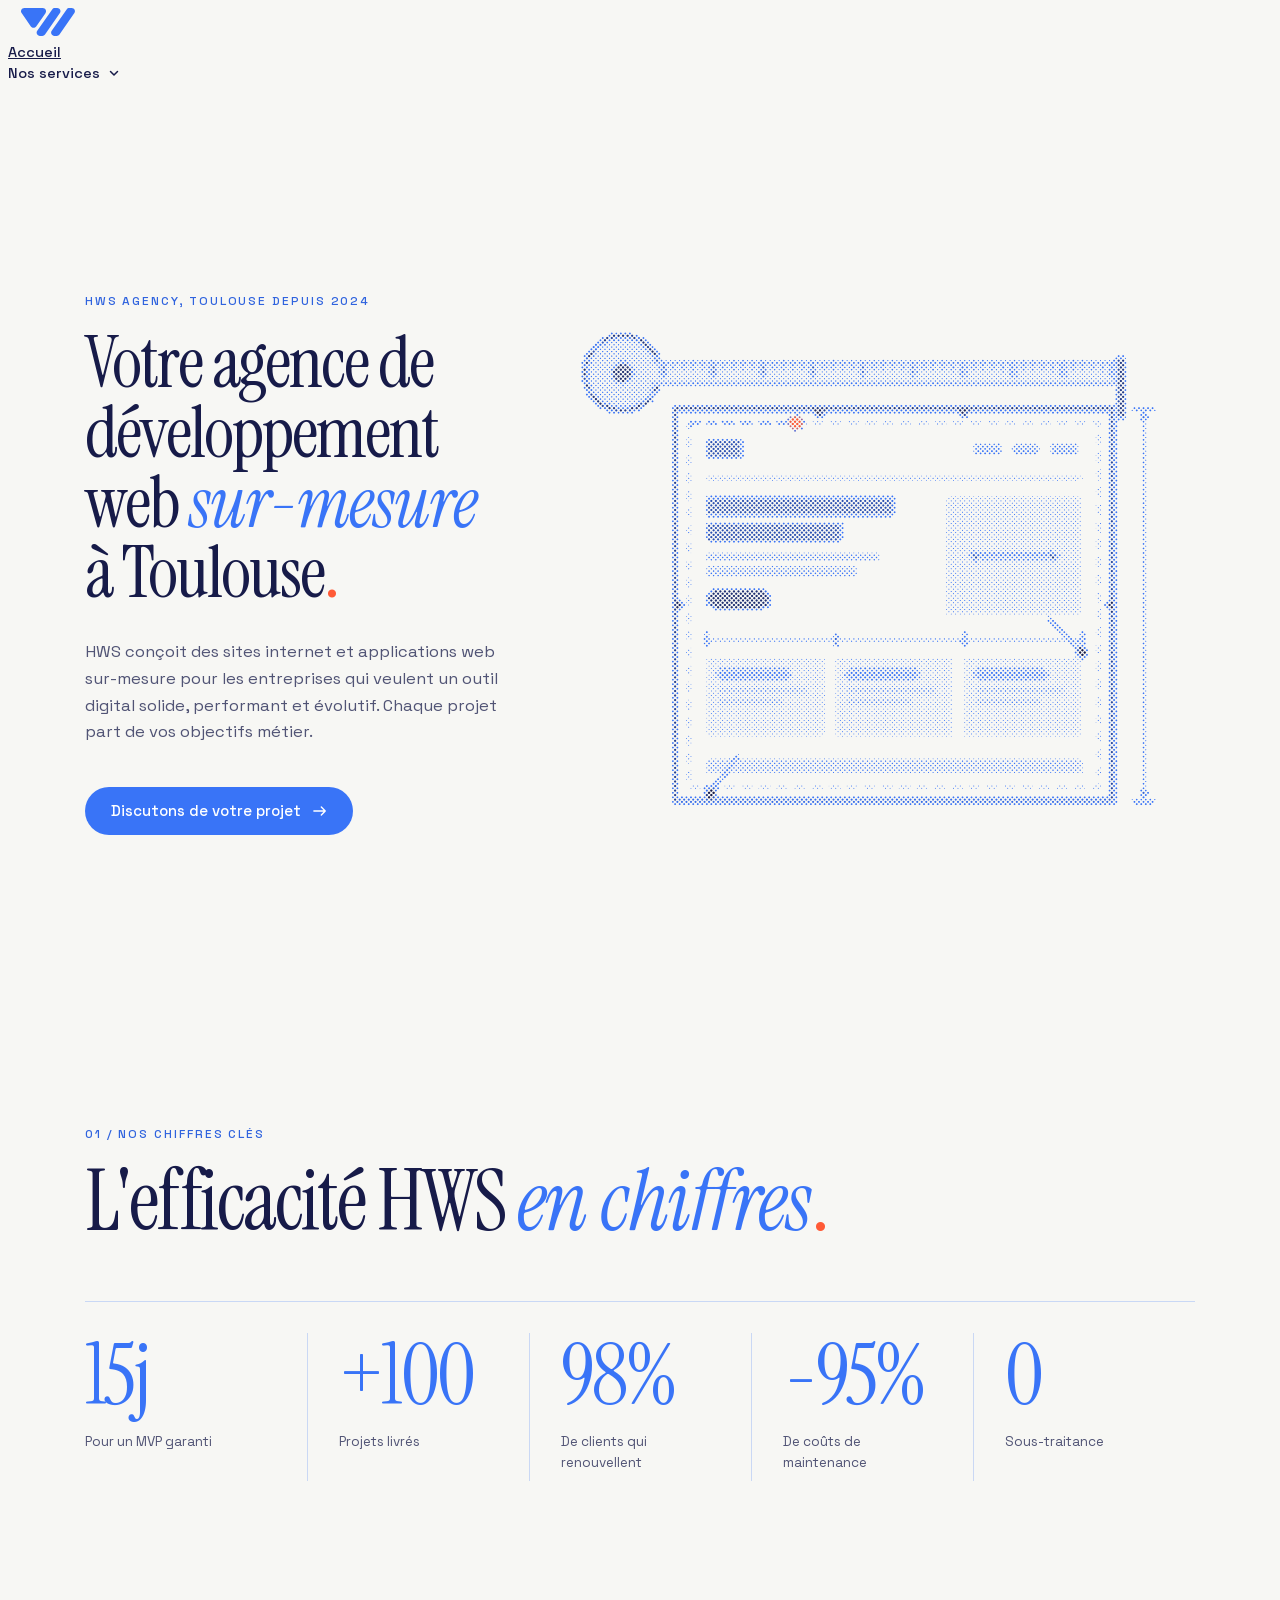
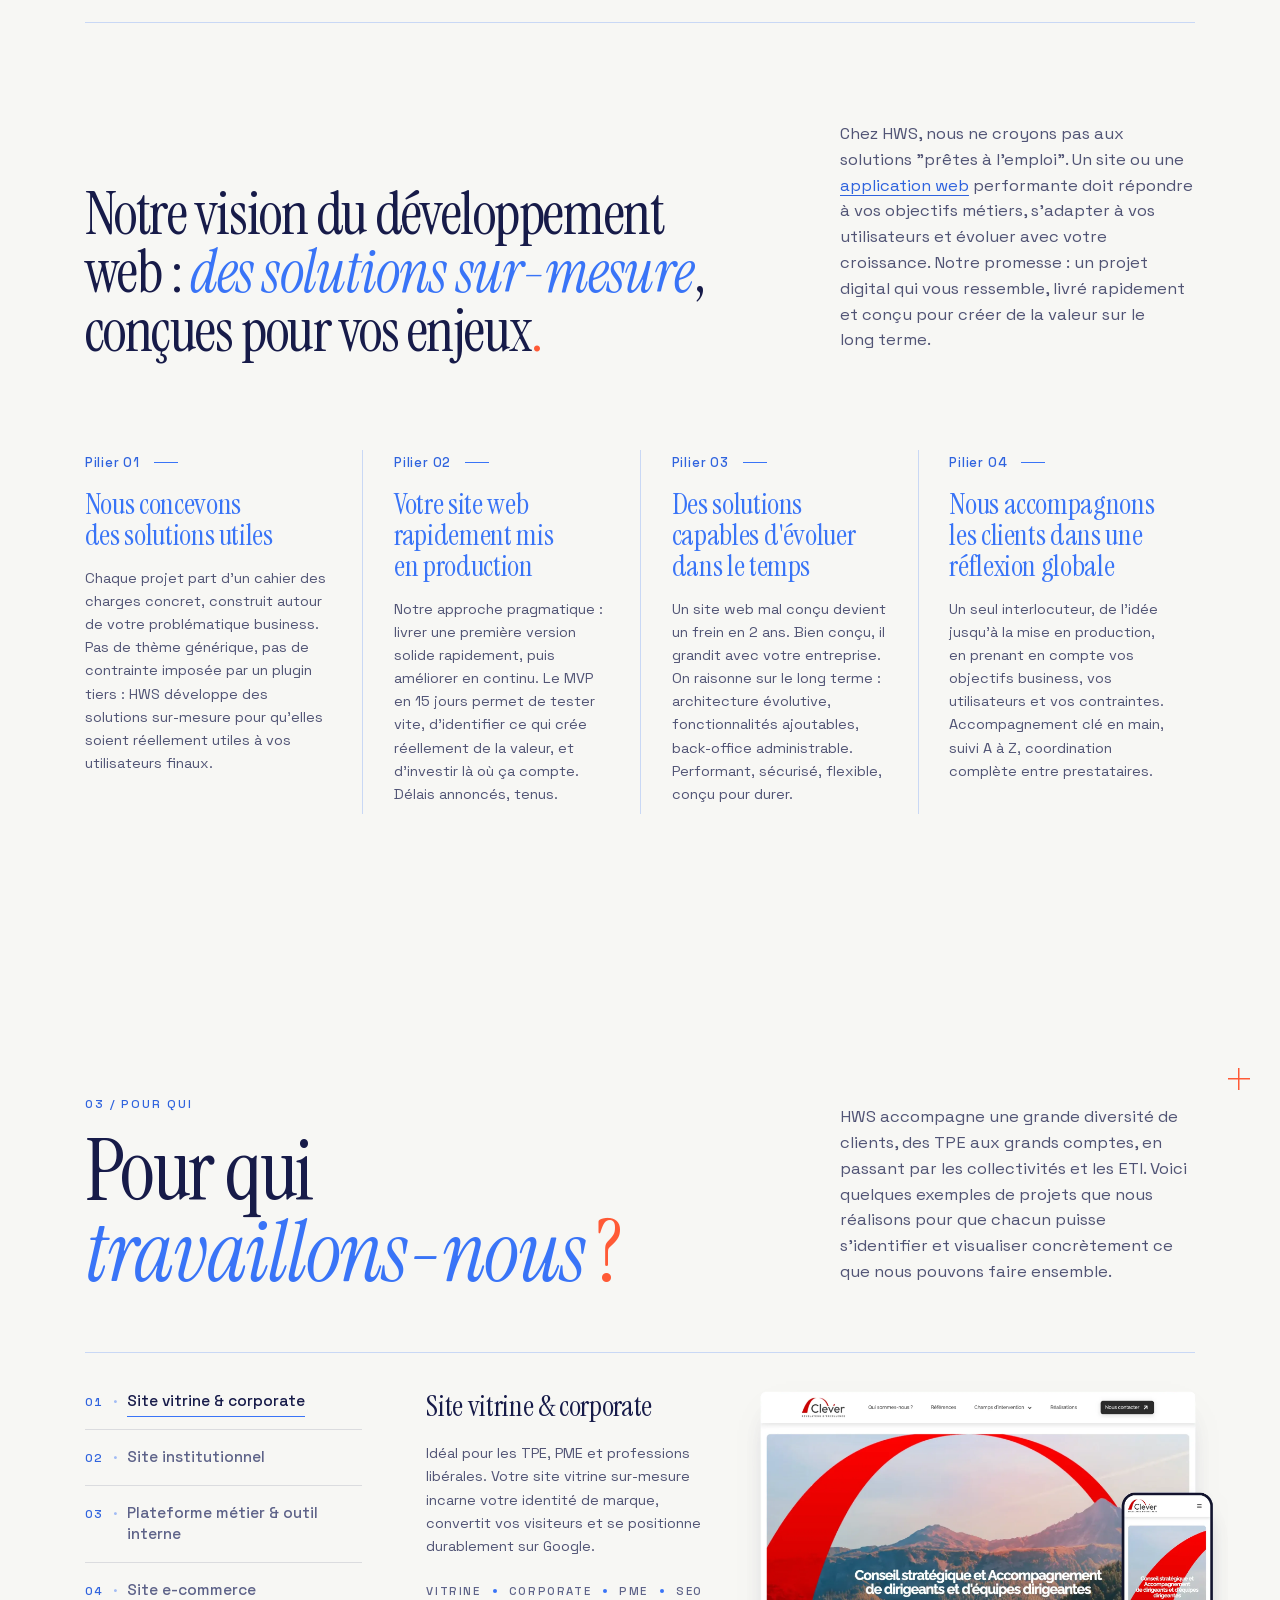
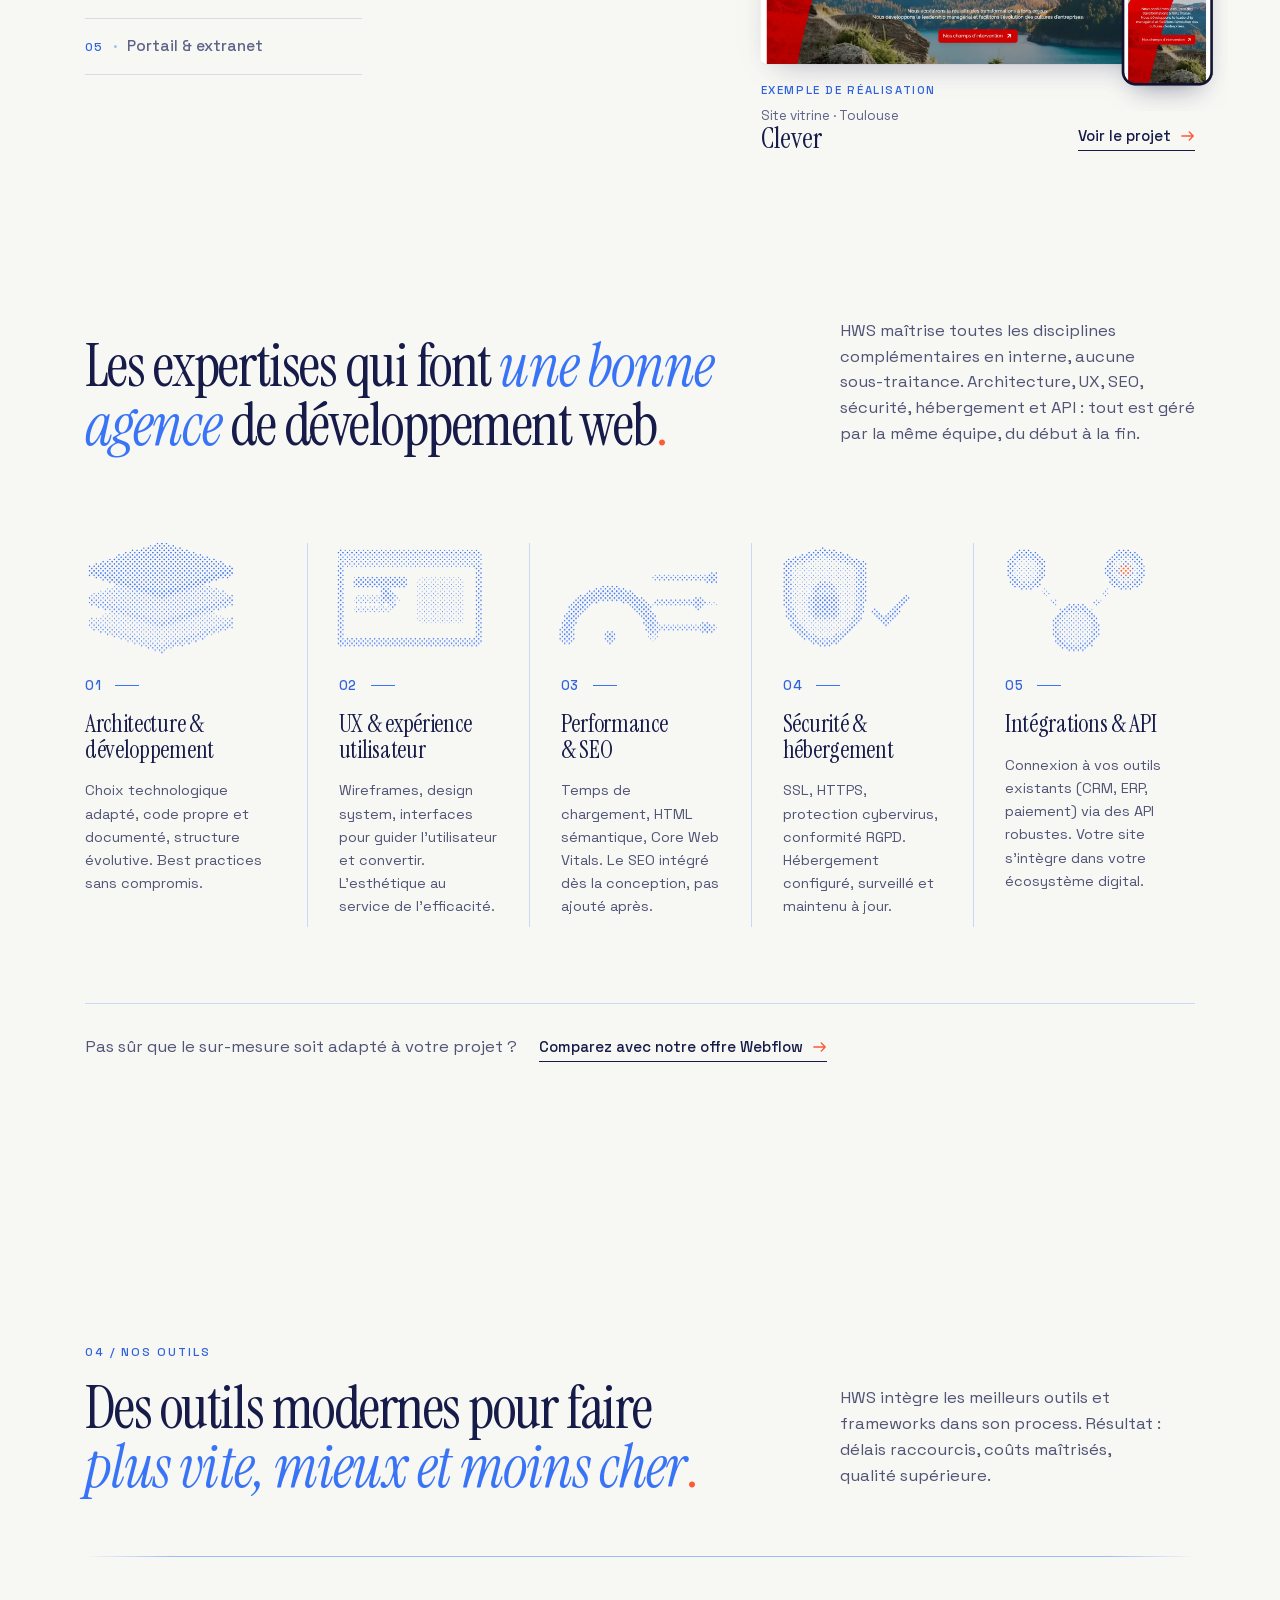
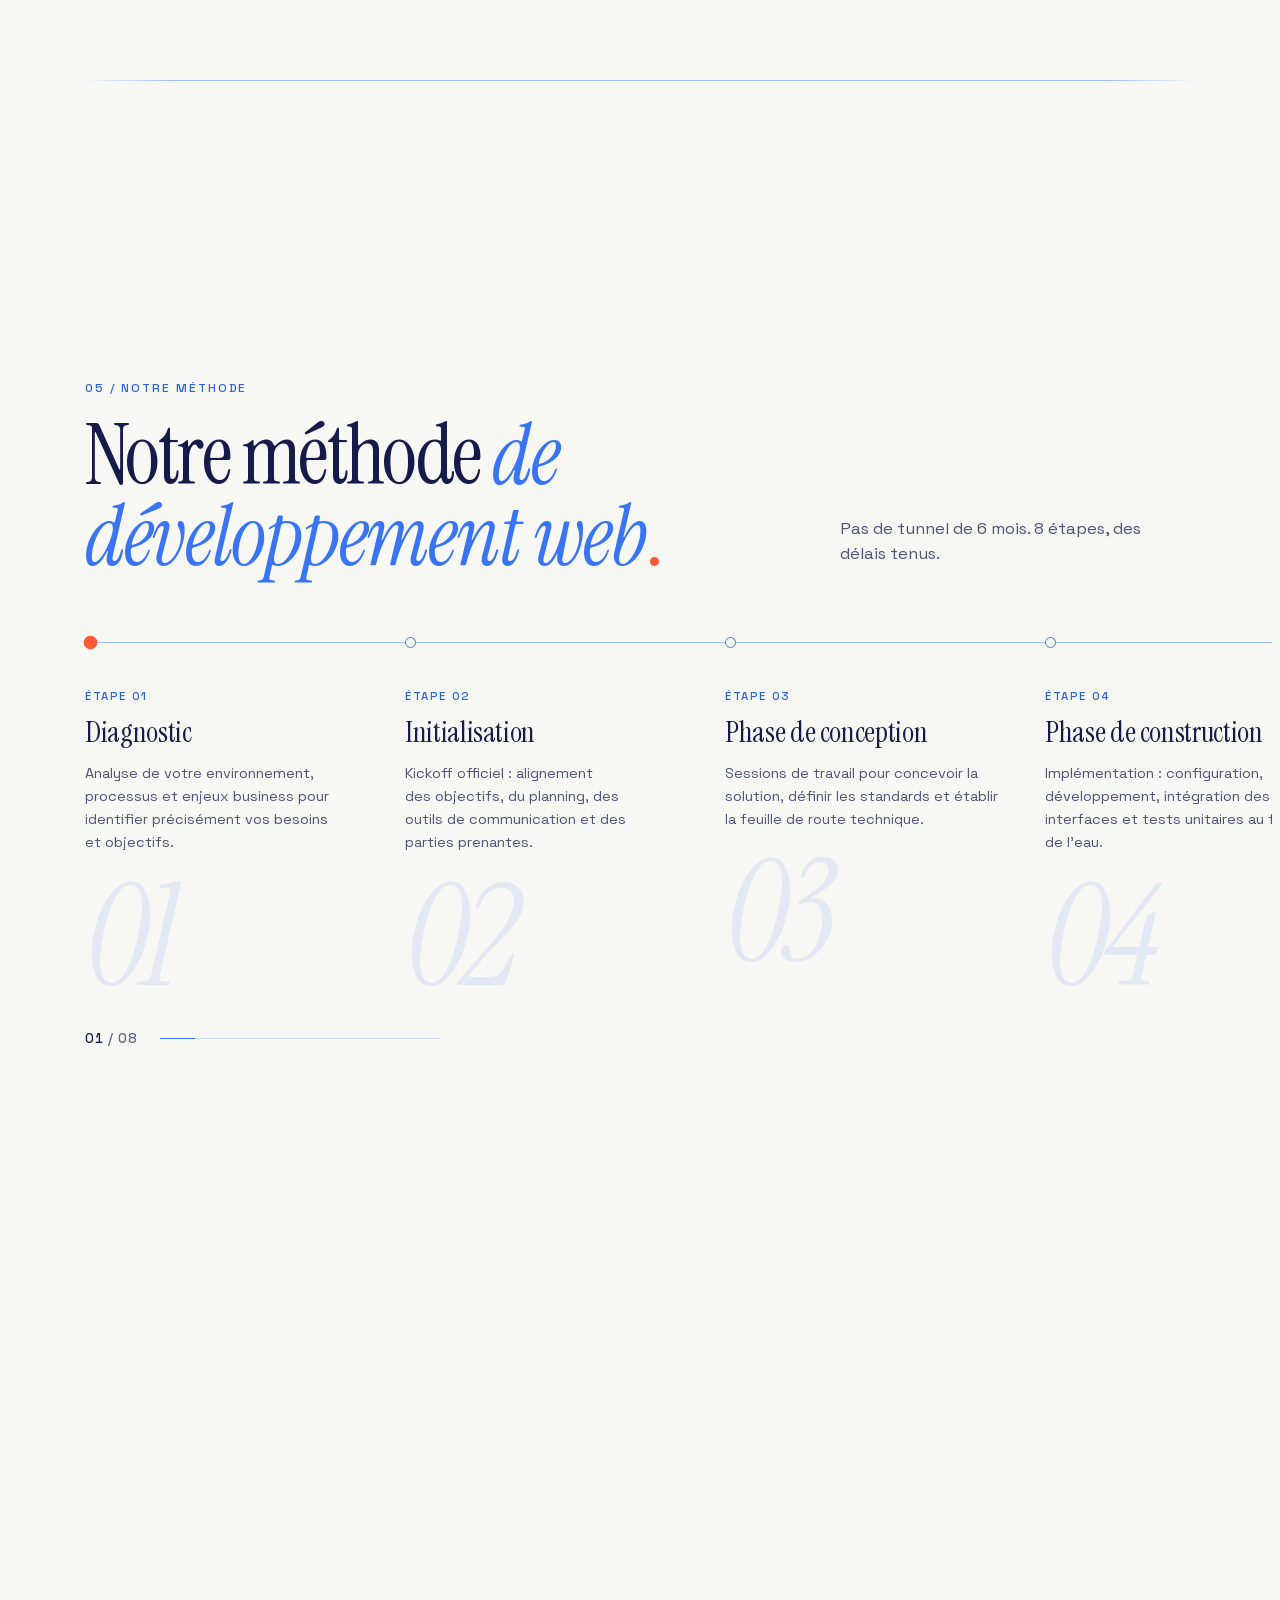
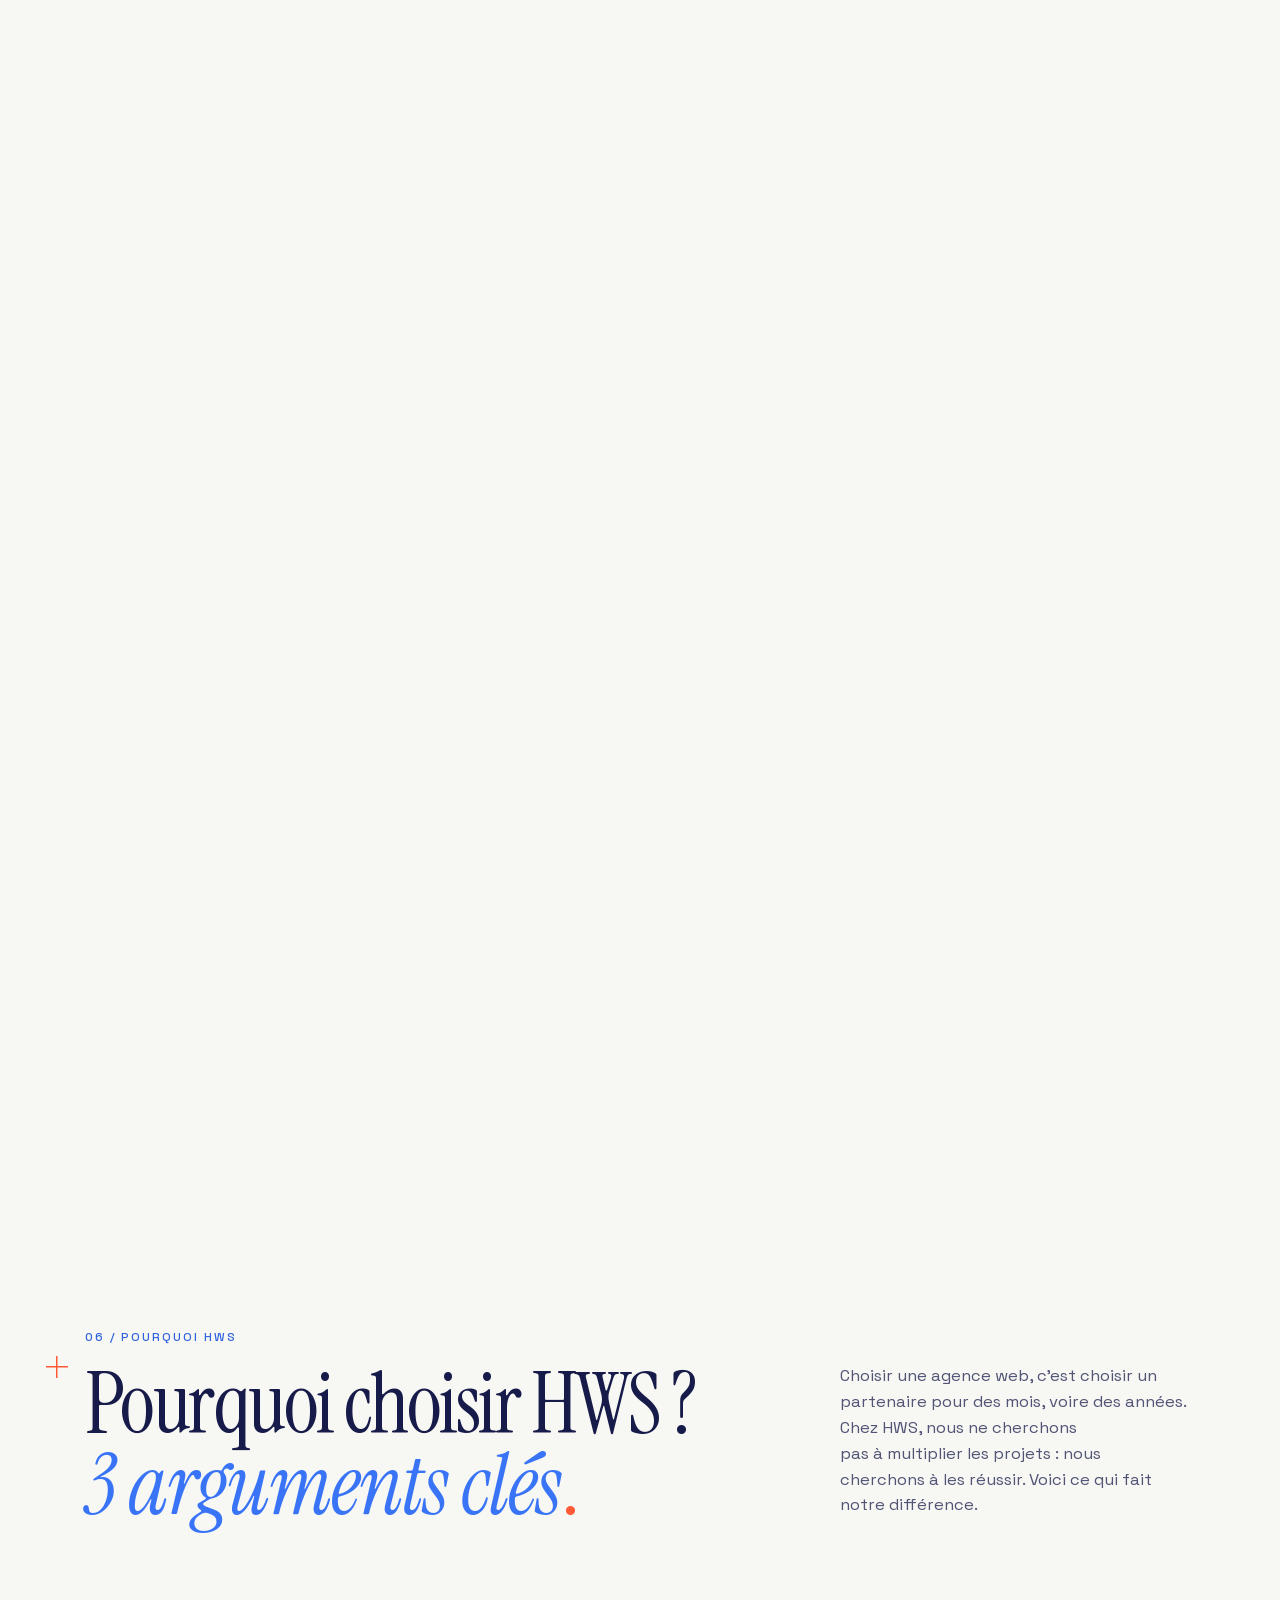
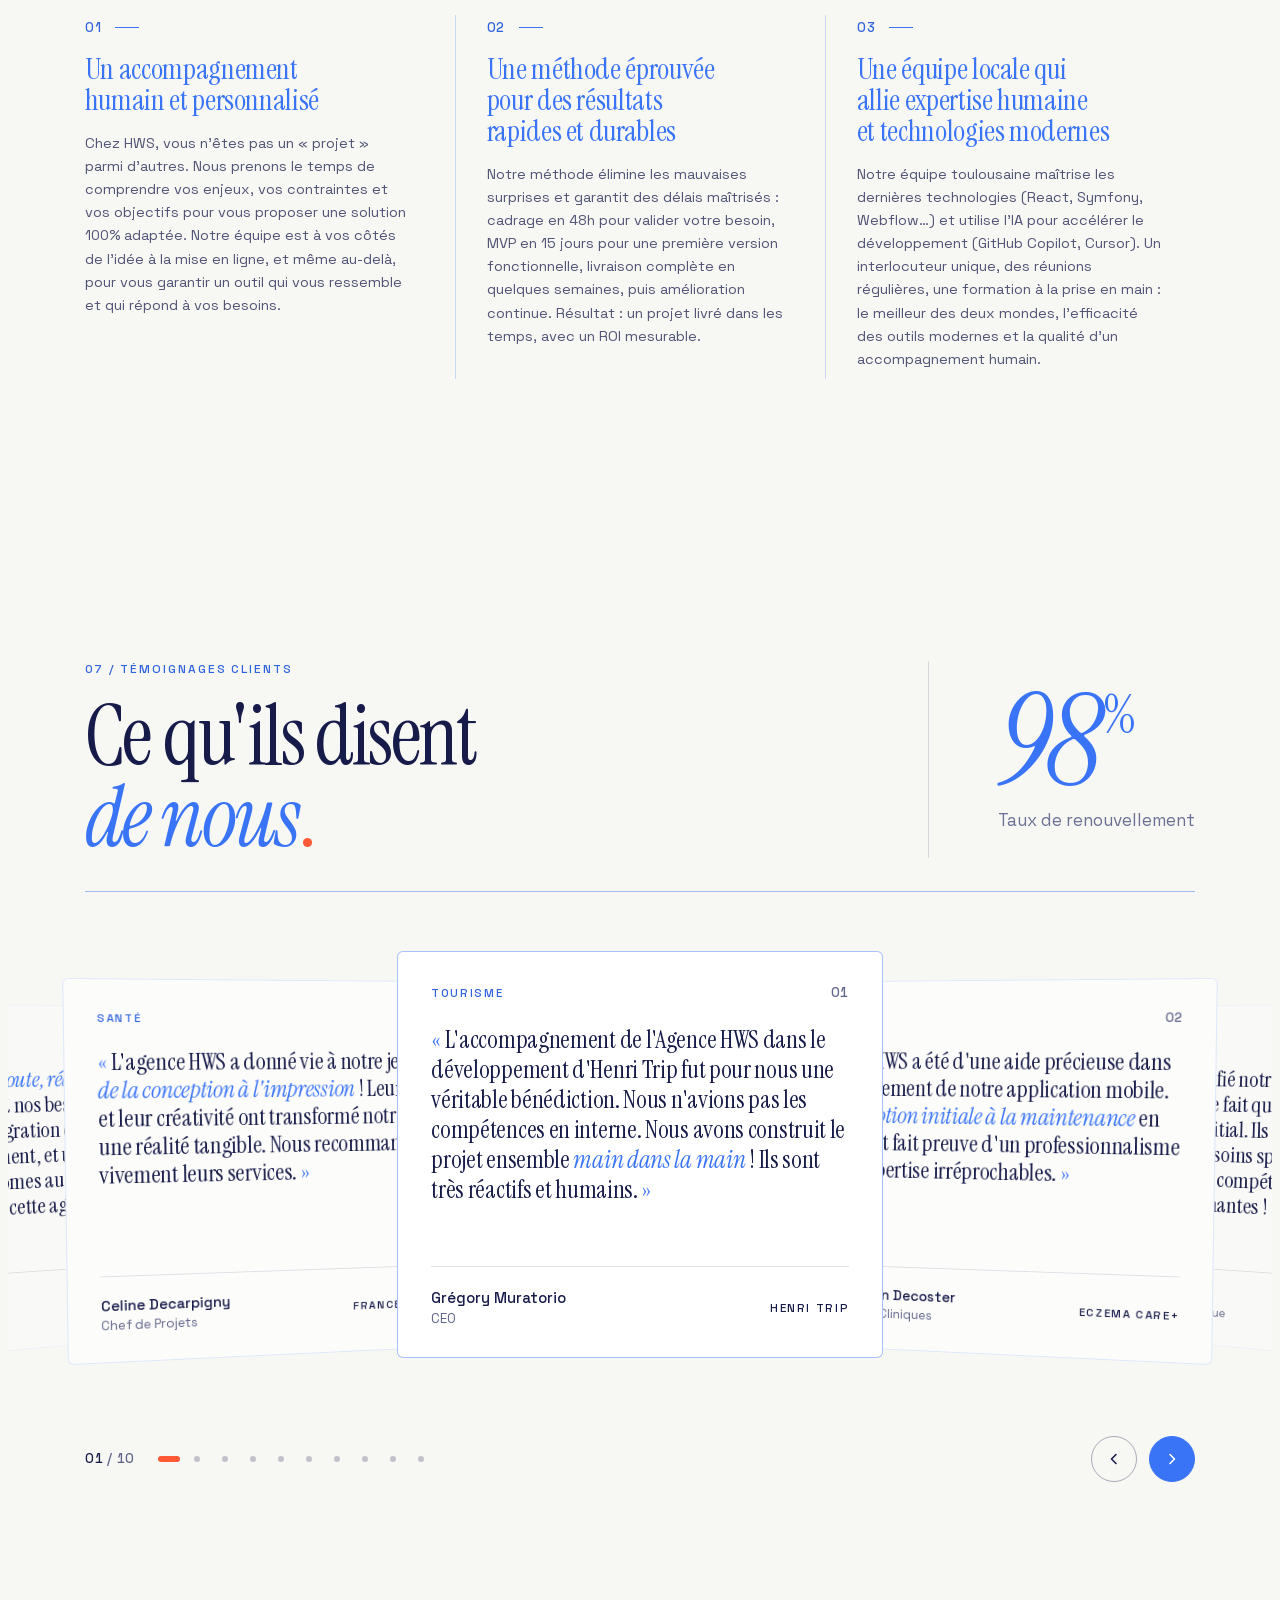
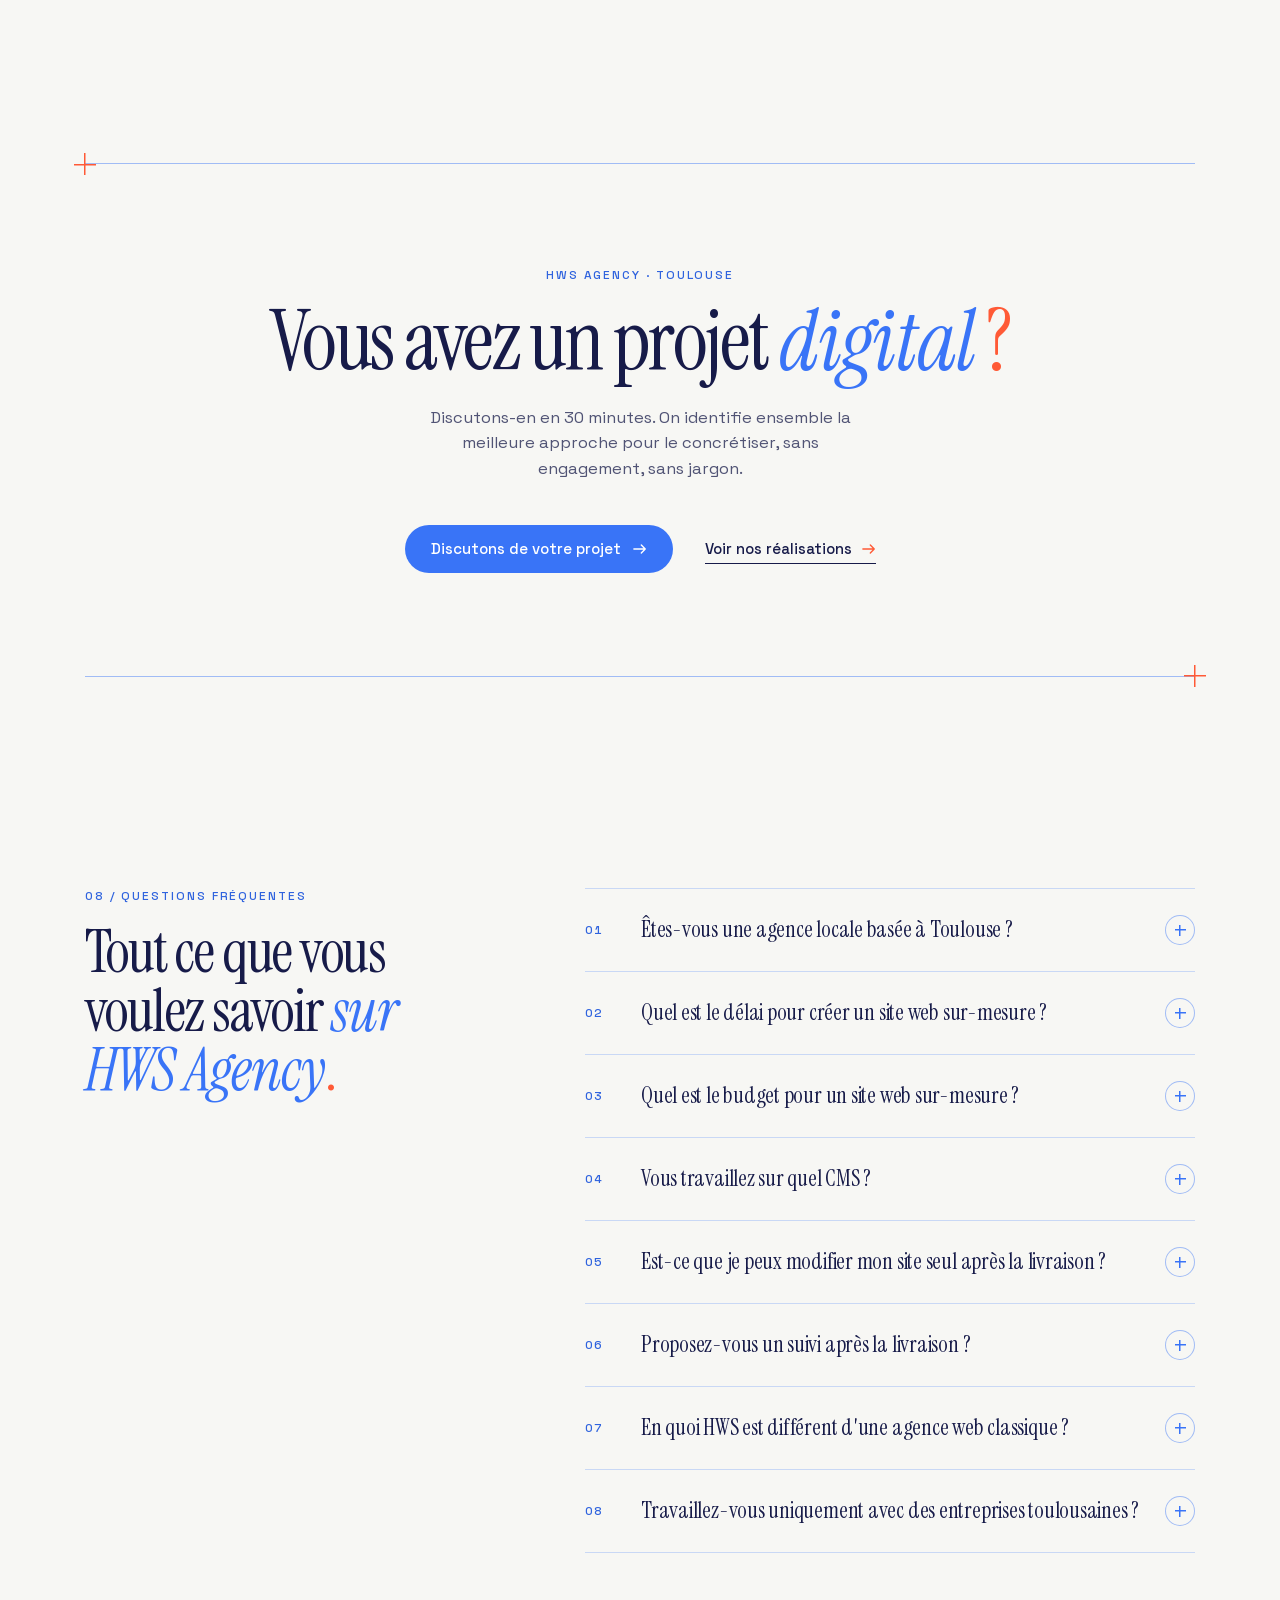
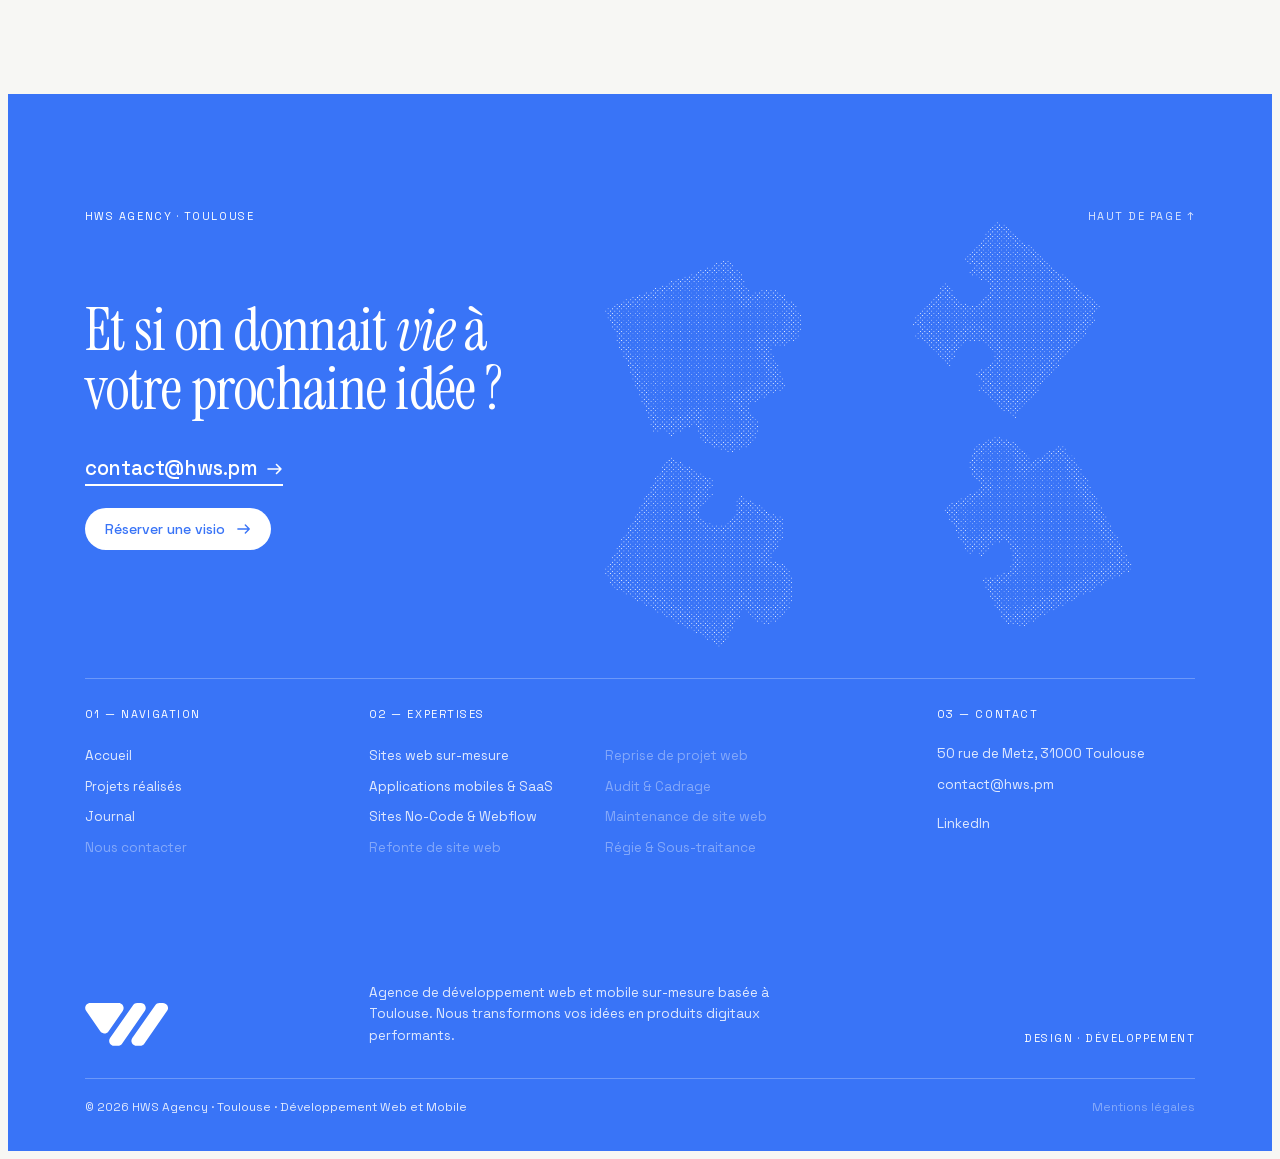
<file: service-sur-mesure-2026/index.html>
<!DOCTYPE html><!-- This site was created in Webflow. https://webflow.com --><!-- Last Published: Mon Oct 19 2026 07:32:14 GMT+0000 (Coordinated Universal Time) --><html data-wf-domain="www.hws.pm" data-wf-page="69dcdc0d20ab5f37ce8bfe10" class="s26-page" data-wf-site="69dcdc0620ab5f37ce8bfd2c" lang="fr"><head><meta name="robots" content="noindex"><meta charset="utf-8"/><link href="https://cdn.prod.website-files.com" rel="preconnect" crossorigin="anonymous"/><title>Agence de développement web sur-mesure à Toulouse | HWS Agency</title><meta content="Nous développons des sites web sur-mesure, performants et évolutifs. HWS vous accompagne de A à Z dans votre projet digital. +100 projets livrés." name="description"/><meta content="Agence de développement web sur-mesure à Toulouse | HWS Agency" property="og:title"/><meta content="Nous développons des sites web sur-mesure, performants et évolutifs. HWS vous accompagne de A à Z dans votre projet digital. +100 projets livrés." property="og:description"/><meta content="https://cdn.prod.website-files.com/69dcdc0620ab5f37ce8bfd2c/69f2136596f9f5a6efedebd0_og-sur-mesure-1200x630.jpg" property="og:image"/><meta content="Agence de développement web sur-mesure à Toulouse | HWS Agency" name="twitter:title"/><meta content="Nous développons des sites web sur-mesure, performants et évolutifs. HWS vous accompagne de A à Z dans votre projet digital. +100 projets livrés." name="twitter:description"/><meta property="og:type" content="website"/><meta content="summary_large_image" name="twitter:card"/><meta content="width=device-width, initial-scale=1" name="viewport"/><meta content="ic7UgtaZCsvFo0FzsHVyGvWYt0fra6kv9tv55vS_bpA" name="google-site-verification"/><meta content="Webflow" name="generator"/><link href="https://cdn.prod.website-files.com/69dcdc0620ab5f37ce8bfd2c/css/hws-agency-2-0.webflow.shared.4a36962f1.css" rel="stylesheet" type="text/css" integrity="sha384-SjaWLx6NztwSTkZGbgDvuVQ341Hsm7KYbaf2wVZO7K7CMA1oZScL0phfKZPndxuN" crossorigin="anonymous"/><script type="text/javascript">!function(o,c){var n=c.documentElement,t=" w-mod-";n.className+=t+"js",("ontouchstart"in o||o.DocumentTouch&&c instanceof DocumentTouch)&&(n.className+=t+"touch")}(window,document);</script><link href="https://cdn.prod.website-files.com/69dcdc0620ab5f37ce8bfd2c/69ea1d351a05c6524ab8f9e9_FavIcon%20HWS.png" rel="shortcut icon" type="image/x-icon"/><link href="https://cdn.prod.website-files.com/69dcdc0620ab5f37ce8bfd2c/69ea1d38f57dd8e8d5abacff_Webclip%20HWS.png" rel="apple-touch-icon"/><link href="https://www.hws.pm/services/sites-web-sur-mesure" rel="canonical"/><!-- HWS Preloader v2 — « on entre dans le logo » (oct. 2026)
     Site Settings > Custom Code > Head. Joue à chaque affichage de page, y compris au retour arrière (bfcache).
     Écran bleu HWS + logo blanc (version 2026) → le logo devient une fenêtre sur la page → zoom dans la barre centrale.
     Remplace l'ancien préchargeur v1 (scripts « preloader » + « preloader_js » et div #pt), supprimé le 6 oct. 2026 : sauvegarde dans webflow-paste/ancien-preloader-v1-backup/. -->
<style>
#hws-pl{position:fixed;inset:0;z-index:2147483000;animation:hws-pl-failsafe .4s 5s forwards}
#hws-pl svg{display:block;width:100%;height:100%}
/* Bandeau cookies masqué pendant l'intro seulement : la classe est retirée à la fin, et l'animation expire seule au bout de 2,5 s si le script plantait. */
html.hws-pl-on #consentos-banner-host{animation:hws-pl-hold 2.5s}
@keyframes hws-pl-hold{0%,100%{visibility:hidden}}
@keyframes hws-pl-failsafe{to{opacity:0;visibility:hidden}}
</style>
<script>
(function(){
  var d=document,w=window;
  if(w.self!==w.top)return;
  var reduce=w.matchMedia&&w.matchMedia('(prefers-reduced-motion: reduce)').matches;
  var P=['M129.757 0.1875H42.2191H20.0031C4.49217 0.1875 -4.64224 17.6008 4.17444 30.3622L58.8265 109.467C66.4574 120.512 82.7685 120.543 90.4417 109.527L145.544 30.4229C154.429 17.6678 145.302 0.1875 129.757 0.1875Z','M215.306 0H201.104C194.821 0 188.933 3.06858 185.334 8.21936L96.7281 135.026C87.8172 147.778 96.9411 165.284 112.498 165.284H127.039C133.334 165.284 139.232 162.204 142.829 157.037L231.096 30.2301C239.975 17.4745 230.847 0 215.306 0Z','M301.078 0H286.882C280.598 0 274.71 3.06891 271.111 8.22015L182.514 135.027C173.604 147.779 182.728 165.284 198.285 165.284H212.82C219.117 165.284 225.014 162.203 228.611 157.036L316.869 30.2294C325.747 17.4736 316.62 0 301.078 0Z'];
  // Point visé par le zoom : milieu de la barre centrale du logo (unités du viewBox 321×166).
  // Viser le centre d'une forme garantit qu'on finit DANS le logo (donc sur la page), pas dans un vide blanc.
  var OX=163.72,OY=83,HALF=25;
  // Chronologie (ms) : apparition du logo, ouverture (le noir devient transparent), zoom, fin.
  var APPEAR=450,OPEN0=450,OPEN1=750,ZOOM0=600,ZOOM1=1500,FADE0=1470,END=1560;
  var el=d.createElement('div');el.id='hws-pl';el.setAttribute('aria-hidden','true');
  el.innerHTML='<svg xmlns="http://www.w3.org/2000/svg"><defs><g id="hws-pl-l">'+P.map(function(p){return '<path d="'+p+'"/>';}).join('')+'</g><mask id="hws-pl-m" maskUnits="userSpaceOnUse" x="0" y="0" width="100%" height="100%"><rect width="100%" height="100%" fill="#fff"/><use id="hws-pl-hole" href="#hws-pl-l" fill="#000" opacity="0"/></mask></defs><rect width="100%" height="100%" fill="#3974F7" mask="url(#hws-pl-m)"/><use id="hws-pl-ink" href="#hws-pl-l" fill="#fff"/></svg>';
  var logo=el.querySelector('#hws-pl-l'),ink=el.querySelector('#hws-pl-ink'),hole=el.querySelector('#hws-pl-hole'),t0=0;
  function c(x){return x<0?0:x>1?1:x;}
  function outBack(x){var s=1.6;x-=1;return 1+x*x*((s+1)*x+s);}
  function inOut(x){return x<.5?2*x*x:1-Math.pow(-2*x+2,2)/2;}
  function render(t){
    var W=w.innerWidth,H=w.innerHeight;
    var k0=Math.min(120,W*.28)/321;
    var kEnd=1.25*Math.sqrt(W*W+H*H)/2/HALF;
    var a=c(t/APPEAR),k,o,f;
    if(reduce){k=k0;o=1;f=1-c((t-400)/400);}
    else{
      var z=c((t-ZOOM0)/(ZOOM1-ZOOM0));
      k=k0*(.82+.18*outBack(a))*Math.exp(Math.log(kEnd/k0)*Math.pow(z,2.5));
      o=t<OPEN0?a:1-inOut(c((t-OPEN0)/(OPEN1-OPEN0)));
      f=1-c((t-FADE0)/(END-FADE0));
    }
    logo.setAttribute('transform','translate('+W/2+' '+H/2+') scale('+k+') translate('+(-OX)+' '+(-OY)+')');
    ink.setAttribute('opacity',o);
    // Le trou n'existe qu'une fois le logo noir opaque : sinon on verrait la page avant l'ouverture.
    hole.setAttribute('opacity',!reduce&&t>=OPEN0?1:0);
    el.style.opacity=f;
  }
  function done(){d.documentElement.classList.remove('hws-pl-on');if(el.parentNode)el.parentNode.removeChild(el);}
  function frame(){
    try{
      var t=performance.now()-t0;
      if(t>=(reduce?800:END))return done();
      render(t);requestAnimationFrame(frame);
    }catch(e){done();}
  }
  function mount(){
    d.documentElement.classList.add('hws-pl-on');
    el.style.animation='';el.style.opacity='';
    d.body.insertBefore(el,d.body.firstChild);
    render(0);
    requestAnimationFrame(function(){el.style.animation='none';t0=performance.now();frame();});
  }
  // Retour arrière servi depuis le cache du navigateur : les scripts ne se relancent pas, on rejoue l'intro à la main.
  w.addEventListener('pageshow',function(e){if(e.persisted&&!el.parentNode)mount();});
  if(d.body)mount();
  else{var mo=new MutationObserver(function(){if(d.body){mo.disconnect();mount();}});mo.observe(d.documentElement,{childList:true});}
})();
</script>

<style>
  html .nav-link.w--current,
  html .nav-mobile-link.w--current,
  html .nav-dropdown-link.w--current,
  html .nav-dropdown-link-mobile.w--current {
    color: #ffffff !important;
  }
  
  html .nav-link.w--current:hover,
  html .nav-mobile-link.w--current:hover {
    color: #3974f7 !important;
  }

  /* ── Gouttière fluide desktop — carousel #projects (les scripts projects_css_* injectent
     un padding 2.5rem après le CSS Webflow, on reprend la main ici) ── */
  #projects .ps-top,
  #projects .ps-bottom {
    padding-left: clamp(40px, 6vw, 96px) !important;
    padding-right: clamp(40px, 6vw, 96px) !important;
  }
  @media (max-width: 991px) {
    #projects .ps-top,
    #projects .ps-bottom {
      padding-left: 40px !important;
      padding-right: 40px !important;
    }
  }
</style>

<script type="application/ld+json">
{
  "@context": "https://schema.org",
  "@graph": [
    {
      "@type": "Service",
      "@id": "https://www.hws.pm/services/sites-web-sur-mesure#service",
      "name": "Développement web sur-mesure",
      "serviceType": "Développement web sur-mesure",
      "url": "https://www.hws.pm/services/sites-web-sur-mesure",
      "description": "Nous développons des sites web sur-mesure, performants et évolutifs. HWS vous accompagne de A à Z dans votre projet digital.",
      "provider": {
        "@id": "https://www.hws.pm/#organization"
      },
      "areaServed": [
        {
          "@type": "City",
          "name": "Toulouse"
        },
        {
          "@type": "Country",
          "name": "France"
        }
      ]
    },
    {
      "@type": "BreadcrumbList",
      "itemListElement": [
        {
          "@type": "ListItem",
          "position": 1,
          "name": "Accueil",
          "item": "https://www.hws.pm/"
        },
        {
          "@type": "ListItem",
          "position": 2,
          "name": "Sites Web Sur-Mesure"
        }
      ]
    },
    {
      "@type": "FAQPage",
      "@id": "https://www.hws.pm/services/sites-web-sur-mesure#faq",
      "mainEntity": [
        {
          "@type": "Question",
          "name": "Êtes-vous une agence locale basée à Toulouse ?",
          "acceptedAnswer": {
            "@type": "Answer",
            "text": "Oui, HWS est une vraie agence toulousaine, pas une agence nationale avec une simple antenne. Beaucoup d'agences référencées sur « agence web Toulouse » sont en réalité des structures parisiennes. Nos équipes sont basées au cœur de Toulouse, disponibles en présentiel pour nos clients locaux et en visio pour toute la France."
          }
        },
        {
          "@type": "Question",
          "name": "Quel est le délai pour créer un site web sur-mesure ?",
          "acceptedAnswer": {
            "@type": "Answer",
            "text": "Selon le périmètre : comptez 15 jours pour un MVP (première version fonctionnelle), et de 6 à 16 semaines pour une plateforme complexe (e-commerce avancé, outil métier, SaaS). Notre méthode en 8 étapes garantit les délais annoncés. Et on s'y tient."
          }
        },
        {
          "@type": "Question",
          "name": "Quel est le budget pour un site web sur-mesure ?",
          "acceptedAnswer": {
            "@type": "Answer",
            "text": "Chaque projet est unique. Ce qu'on garantit : transparence tarifaire dès le cadrage, pas de mauvaise surprise, et un devis gratuit détaillé après notre premier échange. On préfère comprendre votre projet avant de chiffrer."
          }
        },
        {
          "@type": "Question",
          "name": "Vous travaillez sur quel CMS ?",
          "acceptedAnswer": {
            "@type": "Answer",
            "text": "Selon le projet : Webflow pour les sites vitrines et institutionnels, ou CMS headless sur-mesure pour les plateformes complexes. On choisit toujours la technologie adaptée au besoin, pas l'inverse. Formation à la prise en main incluse dans tous les projets."
          }
        },
        {
          "@type": "Question",
          "name": "Est-ce que je peux modifier mon site seul après la livraison ?",
          "acceptedAnswer": {
            "@type": "Answer",
            "text": "Oui, c'est une priorité. Selon la solution (Webflow CMS, back-office sur-mesure), vous pourrez modifier vos contenus et gérer votre catalogue sans toucher une ligne de code. Session de formation et documentation incluses à chaque livraison."
          }
        },
        {
          "@type": "Question",
          "name": "Proposez-vous un suivi après la livraison ?",
          "acceptedAnswer": {
            "@type": "Answer",
            "text": "Oui. Contrats de maintenance disponibles : mises à jour régulières, monitoring, support réactif, corrections de bugs et évolutions fonctionnelles. On reste à vos côtés pour faire grandir votre outil digital après le lancement."
          }
        },
        {
          "@type": "Question",
          "name": "En quoi HWS est différent d'une agence web classique ?",
          "acceptedAnswer": {
            "@type": "Answer",
            "text": "Trois points concrets : (1) Tout en interne, zéro sous-traitance, vous parlez toujours aux mêmes personnes du début à la fin. (2) Intégration d'outils IA dans notre développement = délais réduits et coûts de maintenance inférieurs. (3) Un cadrage rigoureux autour de votre problématique métier, pas du copier-coller."
          }
        },
        {
          "@type": "Question",
          "name": "Travaillez-vous uniquement avec des entreprises toulousaines ?",
          "acceptedAnswer": {
            "@type": "Answer",
            "text": "Non, nous travaillons avec des clients dans toute la France. La collaboration se fait en visio pour les clients distants, avec la même qualité de suivi. Pour les clients toulousains, on se retrouve en présentiel selon votre préférence."
          }
        }
      ]
    }
  ]
}
</script>
<script type="application/ld+json">
{
  "@context": "https://schema.org",
  "@type": "ProfessionalService",
  "@id": "https://www.hws.pm/#organization",
  "name": "HWS Agency",
  "url": "https://www.hws.pm/",
  "logo": "https://cdn.prod.website-files.com/69dcdc0620ab5f37ce8bfd2c/69ea1d38f57dd8e8d5abacff_Webclip%20HWS.png",
  "image": "https://cdn.prod.website-files.com/69dcdc0620ab5f37ce8bfd2c/69ea1d38f57dd8e8d5abacff_Webclip%20HWS.png",
  "description": "Agence de développement web & mobile sur-mesure basée à Toulouse. Nous transformons vos idées en produits digitaux performants.",
  "email": "contact@hws.pm",
  "address": {
    "@type": "PostalAddress",
    "streetAddress": "50 rue de Metz",
    "postalCode": "31000",
    "addressLocality": "Toulouse",
    "addressCountry": "FR"
  },
  "geo": {
    "@type": "GeoCoordinates",
    "latitude": 43.6005218,
    "longitude": 1.4493936
  },
  "areaServed": [
    { "@type": "City", "name": "Toulouse" },
    { "@type": "Country", "name": "France" }
  ],
  "foundingDate": "2024",
  "sameAs": [
    "https://www.linkedin.com/company/hws-agency"
  ]
}
</script>

<!--
  ORDRE DES 3 BLOCS CI-DESSOUS : NE PAS MODIFIER.
  1. Consent Mode  — doit être le premier script Google de la page (exigence Google).
  2. Snippet GTM.
  3. Loader Consentos — DOIT rester APRÈS le snippet GTM. Le loader patche
     document.createElement et met type="text/blocked" sur tout script matchant
     googletagmanager.com. Le snippet GTM n'y échappe que parce qu'il s'exécute avant.
     Le remonter au-dessus tuerait GTM entièrement.
-->

<!-- 1. Google Consent Mode -->


<!-- 2. Google Tag Manager -->

<!-- End Google Tag Manager -->

<!-- 3. CMP Consentos — émet le gtag('consent','update') après choix du visiteur -->
<script src="https://cdn.prod.website-files.com/69dcdc0620ab5f37ce8bfd2c%2F689e5ba67671442434f3ca35%2F69ea13e371f8c352d56bd645%2Fburger_css-2.0.3.js" type="text/javascript"></script><script src="https://cdn.prod.website-files.com/69dcdc0620ab5f37ce8bfd2c%2F689e5ba67671442434f3ca35%2F69eb7fbbe92001ded472bfa0%2Fhws_scroll_animations-1.1.0.js" type="text/javascript"></script><!-- hws_collab_bundle-1.0.0.js retiré : remplacé par collab-2026 --><script src="https://cdn.prod.website-files.com/69dcdc0620ab5f37ce8bfd2c%2F689e5ba67671442434f3ca35%2F69ef10ef19271dfac65317ef%2Fhws_blog_richtext_styles-1.2.0.js" type="text/javascript"></script><script src="https://cdn.prod.website-files.com/69dcdc0620ab5f37ce8bfd2c%2F689e5ba67671442434f3ca35%2F6a9ed01c44a101a7fbd1c1c5%2Fhws_overflow_sticky_fix-1.0.0.js" type="text/javascript"></script><!-- hws_collab_bundle-1.0.0.js retiré : remplacé par collab-2026 --><script src="https://cdn.prod.website-files.com/69dcdc0620ab5f37ce8bfd2c%2F689e5ba67671442434f3ca35%2F69dcf8dde50ce812bad2925e%2Fprojects_css_3-1.0.0.js" type="text/javascript"></script><link rel="stylesheet" href="../polices-2026/polices-2026.css">
<script>document.write('<link rel="stylesheet" href="../footer-2026/footer-2026.css?v=' + Date.now() + '">');</script>
<style>
  /* Footer « puzzle » : la zone de trame couvre toute la moitié droite, le puzzle y est centré par le script. */
  @media (min-width: 641px) { .hf26 .hf26-trame { top: 0; right: -4vw; width: min(64vw, 1150px); } }
</style>
<script>document.write('<link rel="stylesheet" href="../avis-2026/avis-2026.css?v=' + Date.now() + '">');</script>
<script>document.write('<link rel="stylesheet" href="../avis-2026/avis-2026-deck.css?v=' + Date.now() + '">');</script>
<script>document.write('<link rel="stylesheet" href="../systeme-2026/systeme-2026.css?v=' + Date.now() + '">');</script>
<script>document.write('<link rel="stylesheet" href="../nav-2026/nav-2026.css?v=' + Date.now() + '">');</script>
<script>document.write('<link rel="stylesheet" href="sur-mesure-2026.css?v=' + Date.now() + '">');</script>
</head><body><div class="nav-section"><a href="https://www.hws.pm/" class="nav-logo-wrap w-inline-block"><svg width="80" height="42" viewBox="0 0 321 166" fill="none" xmlns="http://www.w3.org/2000/svg" class="nav-logo-svg"><path d="M129.757 0.1875H42.2191H20.0031C4.49217 0.1875 -4.64224 17.6008 4.17444 30.3622L58.8265 109.467C66.4574 120.512 82.7685 120.543 90.4417 109.527L145.544 30.4229C154.429 17.6678 145.302 0.1875 129.757 0.1875Z" fill="white"></path><path d="M215.306 0H201.104C194.821 0 188.933 3.06858 185.334 8.21936L96.7281 135.026C87.8172 147.778 96.9411 165.284 112.498 165.284H127.039C133.334 165.284 139.232 162.204 142.829 157.037L231.096 30.2301C239.975 17.4745 230.847 0 215.306 0Z" fill="white"></path><path d="M301.078 0H286.882C280.598 0 274.71 3.06891 271.111 8.22015L182.514 135.027C173.604 147.779 182.728 165.284 198.285 165.284H212.82C219.117 165.284 225.014 162.203 228.611 157.036L316.869 30.2294C325.747 17.4736 316.62 0 301.078 0Z" fill="white"></path></svg></a><div class="nav-links"><a href="https://www.hws.pm/" class="nav-link">Accueil</a><div class="nv-mega"><button type="button" class="nav-link nv-mega-toggle" aria-expanded="false" aria-controls="nv-mega-panel">Nos services <svg class="nv-chevron" viewBox="0 0 12 12" aria-hidden="true" focusable="false"><path d="M2.5 4.5 6 8l3.5-3.5" fill="none" stroke="currentColor" stroke-width="1.5" stroke-linecap="round" stroke-linejoin="round"/></svg></button><div class="nv-mega-panel" id="nv-mega-panel" role="region" aria-label="Nos services" hidden><div class="nv-mega-inner"><div class="nv-intro"><p class="nv-label">Expertises</p><p class="nv-titre">Ce qu’on construit <em>ensemble.</em></p><p class="nv-texte">Huit expertises pour concevoir, reprendre et faire grandir vos produits digitaux, à Toulouse et à distance.</p><a class="nv-cta" href="#">Un projet en tête ? Réserver une visio <svg class="nv-fleche" viewBox="0 0 16 16" aria-hidden="true" focusable="false"><path d="M1 8h13M9.5 3.5 14 8l-4.5 4.5" fill="none" stroke="currentColor" stroke-width="1.6" stroke-linecap="round" stroke-linejoin="round"/></svg></a><a class="nv-second" href="https://www.hws.pm/projets-realises">Voir nos projets réalisés <svg class="nv-fleche" viewBox="0 0 16 16" aria-hidden="true" focusable="false"><path d="M1 8h13M9.5 3.5 14 8l-4.5 4.5" fill="none" stroke="currentColor" stroke-width="1.6" stroke-linecap="round" stroke-linejoin="round"/></svg></a></div><div class="nv-catalogue"><div class="nv-groupe"><p class="nv-groupe-titre" id="nv-g01"><span>01</span> Concevoir &amp; développer</p><ul aria-labelledby="nv-g01"><li><a class="nv-lien" href="https://www.hws.pm/services/sites-web-sur-mesure" aria-current="page"><span class="nv-lien-nom">Sites web sur-mesure <svg class="nv-fleche" viewBox="0 0 16 16" aria-hidden="true" focusable="false"><path d="M1 8h13M9.5 3.5 14 8l-4.5 4.5" fill="none" stroke="currentColor" stroke-width="1.6" stroke-linecap="round" stroke-linejoin="round"/></svg></span><span class="nv-lien-desc">Des sites performants et évolutifs, développés pour vous.</span></a></li><li><a class="nv-lien" href="https://www.hws.pm/services/sites-no-code-webflow"><span class="nv-lien-nom">Sites No-Code &amp; Webflow <svg class="nv-fleche" viewBox="0 0 16 16" aria-hidden="true" focusable="false"><path d="M1 8h13M9.5 3.5 14 8l-4.5 4.5" fill="none" stroke="currentColor" stroke-width="1.6" stroke-linecap="round" stroke-linejoin="round"/></svg></span><span class="nv-lien-desc">Des sites modernes, rapides et modifiables par vos équipes.</span></a></li><li><a class="nv-lien" href="https://www.hws.pm/services/applications-mobiles-saas"><span class="nv-lien-nom">Applications mobiles &amp; SaaS <svg class="nv-fleche" viewBox="0 0 16 16" aria-hidden="true" focusable="false"><path d="M1 8h13M9.5 3.5 14 8l-4.5 4.5" fill="none" stroke="currentColor" stroke-width="1.6" stroke-linecap="round" stroke-linejoin="round"/></svg></span><span class="nv-lien-desc">Des applications mobiles et SaaS sur-mesure, évolutives.</span></a></li></ul></div><div class="nv-groupe"><p class="nv-groupe-titre" id="nv-g02"><span>02</span> Reprendre &amp; faire évoluer</p><ul aria-labelledby="nv-g02"><li><a class="nv-lien" href="https://www.hws.pm/services/refonte-site-web"><span class="nv-lien-nom">Refonte de site web <svg class="nv-fleche" viewBox="0 0 16 16" aria-hidden="true" focusable="false"><path d="M1 8h13M9.5 3.5 14 8l-4.5 4.5" fill="none" stroke="currentColor" stroke-width="1.6" stroke-linecap="round" stroke-linejoin="round"/></svg></span><span class="nv-lien-desc">Design, UX, performances et SEO, repris de A à Z.</span></a></li><li><a class="nv-lien" href="https://www.hws.pm/services/reprise-projet-web"><span class="nv-lien-nom">Reprise de projet web <svg class="nv-fleche" viewBox="0 0 16 16" aria-hidden="true" focusable="false"><path d="M1 8h13M9.5 3.5 14 8l-4.5 4.5" fill="none" stroke="currentColor" stroke-width="1.6" stroke-linecap="round" stroke-linejoin="round"/></svg></span><span class="nv-lien-desc">On reprend votre code, on le stabilise, on le fait avancer.</span></a></li><li><a class="nv-lien" href="https://www.hws.pm/services/maintenance-site-web"><span class="nv-lien-nom">Maintenance <svg class="nv-fleche" viewBox="0 0 16 16" aria-hidden="true" focusable="false"><path d="M1 8h13M9.5 3.5 14 8l-4.5 4.5" fill="none" stroke="currentColor" stroke-width="1.6" stroke-linecap="round" stroke-linejoin="round"/></svg></span><span class="nv-lien-desc">Mises à jour, sécurité, monitoring et évolutions.</span></a></li></ul></div><div class="nv-groupe"><p class="nv-groupe-titre" id="nv-g03"><span>03</span> Cadrer &amp; renforcer</p><ul aria-labelledby="nv-g03"><li><a class="nv-lien" href="https://www.hws.pm/services/audit-de-site-web"><span class="nv-lien-nom">Audit &amp; Cadrage <svg class="nv-fleche" viewBox="0 0 16 16" aria-hidden="true" focusable="false"><path d="M1 8h13M9.5 3.5 14 8l-4.5 4.5" fill="none" stroke="currentColor" stroke-width="1.6" stroke-linecap="round" stroke-linejoin="round"/></svg></span><span class="nv-lien-desc">Technique, UX, SEO, sécurité : un rapport concret et priorisé.</span></a></li><li><a class="nv-lien" href="https://www.hws.pm/services/regie-sous-traitance"><span class="nv-lien-nom">Régie &amp; Sous-traitance <svg class="nv-fleche" viewBox="0 0 16 16" aria-hidden="true" focusable="false"><path d="M1 8h13M9.5 3.5 14 8l-4.5 4.5" fill="none" stroke="currentColor" stroke-width="1.6" stroke-linecap="round" stroke-linejoin="round"/></svg></span><span class="nv-lien-desc">Des développeurs salariés HWS intégrés à vos équipes.</span></a></li></ul></div></div><button type="button" class="nv-fermer" aria-label="Fermer le menu Nos services">Fermer <span aria-hidden="true">×</span></button></div></div></div><a href="https://www.hws.pm/projets-realises" class="nav-link">Projets réalisés</a><a href="https://www.hws.pm/blog" class="nav-link">Journal</a></div><a href="#" class="btn-primary w-button">Réserver une visio</a><a id="nav-burger-btn" href="#" class="nav-burger w-button"><span class="nav-burger-line"></span><span class="nav-burger-line"></span><span class="nav-burger-line"></span></a><div id="nav-mobile-menu" class="nav-mobile-menu"><div class="nav-mobile-links"><a href="https://www.hws.pm/" class="nav-mobile-link">Accueil</a><details class="nv-m-services"><summary class="nav-mobile-link">Nos services <svg class="nv-chevron" viewBox="0 0 12 12" aria-hidden="true" focusable="false"><path d="M2.5 4.5 6 8l3.5-3.5" fill="none" stroke="currentColor" stroke-width="1.5" stroke-linecap="round" stroke-linejoin="round"/></svg></summary><div class="nv-m-groupes"><details class="nv-m-groupe"><summary><span>01</span> Concevoir &amp; développer <svg class="nv-chevron" viewBox="0 0 12 12" aria-hidden="true" focusable="false"><path d="M2.5 4.5 6 8l3.5-3.5" fill="none" stroke="currentColor" stroke-width="1.5" stroke-linecap="round" stroke-linejoin="round"/></svg></summary><ul><li><a class="nav-dropdown-link-mobile" href="https://www.hws.pm/services/sites-web-sur-mesure" aria-current="page">Sites web sur-mesure</a></li><li><a class="nav-dropdown-link-mobile" href="https://www.hws.pm/services/sites-no-code-webflow">Sites No-Code &amp; Webflow</a></li><li><a class="nav-dropdown-link-mobile" href="https://www.hws.pm/services/applications-mobiles-saas">Applications mobiles &amp; SaaS</a></li></ul></details><details class="nv-m-groupe"><summary><span>02</span> Reprendre &amp; faire évoluer <svg class="nv-chevron" viewBox="0 0 12 12" aria-hidden="true" focusable="false"><path d="M2.5 4.5 6 8l3.5-3.5" fill="none" stroke="currentColor" stroke-width="1.5" stroke-linecap="round" stroke-linejoin="round"/></svg></summary><ul><li><a class="nav-dropdown-link-mobile" href="https://www.hws.pm/services/refonte-site-web">Refonte de site web</a></li><li><a class="nav-dropdown-link-mobile" href="https://www.hws.pm/services/reprise-projet-web">Reprise de projet web</a></li><li><a class="nav-dropdown-link-mobile" href="https://www.hws.pm/services/maintenance-site-web">Maintenance</a></li></ul></details><details class="nv-m-groupe"><summary><span>03</span> Cadrer &amp; renforcer <svg class="nv-chevron" viewBox="0 0 12 12" aria-hidden="true" focusable="false"><path d="M2.5 4.5 6 8l3.5-3.5" fill="none" stroke="currentColor" stroke-width="1.5" stroke-linecap="round" stroke-linejoin="round"/></svg></summary><ul><li><a class="nav-dropdown-link-mobile" href="https://www.hws.pm/services/audit-de-site-web">Audit &amp; Cadrage</a></li><li><a class="nav-dropdown-link-mobile" href="https://www.hws.pm/services/regie-sous-traitance">Régie &amp; Sous-traitance</a></li></ul></details></div></details><a href="https://www.hws.pm/projets-realises" class="nav-mobile-link">Projets réalisés</a><a href="https://www.hws.pm/blog" class="nav-mobile-link">Journal</a><a href="#contact" class="nav-mobile-cta">Réserver une visio</a></div></div></div><!-- ░░ HÉRO HWS 2026 ░░ (styles : hero-2026.css · trame : hero-2026.js) -->
<!-- ░░ PAGE SERVICE 2026 « Sites web sur-mesure » ░░ socle : ../systeme-2026/ · page : sur-mesure-2026.css / sur-mesure-2026.js · héro : patron-2026.js -->
<section class="s26 sm26-hero" aria-labelledby="sm26-h1">
  <canvas class="sm26-patron" role="img" aria-label="Le patron de couture d'une page web : un mètre ruban mesure la page, ses colonnes s'ajustent et une aiguille coud la ligne de couture."></canvas>
  <div class="sm26-hero-inner">
    <p class="s26-label" data-s26-apparition>HWS Agency, Toulouse depuis 2024</p>
    <h1 class="sm26-h1" id="sm26-h1" data-s26-apparition>Votre agence de développement web <em>sur-mesure</em> à&nbsp;Toulouse</h1>
    <p class="sm26-hero-texte" data-s26-apparition>HWS conçoit des sites internet et applications web sur-mesure pour les entreprises qui veulent un outil digital solide, performant et évolutif. Chaque projet part de vos objectifs métier.</p>
    <div class="sm26-hero-actions" data-s26-apparition>
      <a class="s26-bouton" href="#cta-final">Discutons de votre projet <svg class="s26-fleche" viewBox="0 0 16 16" aria-hidden="true" focusable="false"><path d="M1 8h13M9.5 3.5 14 8l-4.5 4.5" fill="none" stroke="currentColor" stroke-width="1.6" stroke-linecap="round" stroke-linejoin="round"/></svg></a>
    </div>
  </div>
</section>

<section id="chiffres" class="s26 sm26-chiffres" aria-labelledby="sm26-chiffres-titre">
  <div class="s26-inner">
    <p class="s26-label s26-label--num" data-s26-apparition>Nos chiffres clés</p>
    <h2 class="s26-titre s26-titre--point" id="sm26-chiffres-titre" data-s26-apparition>L'efficacité HWS <em>en chiffres</em></h2>
    <dl class="s26-colonnes sm26-chiffres-liste" style="--n:5">
      <div data-s26-apparition><dt>Pour un MVP garanti</dt><dd class="s26-chiffre"><span data-s26-compte="15" data-apres="j">15j</span></dd></div>
      <div data-s26-apparition><dt>Projets livrés</dt><dd class="s26-chiffre"><span data-s26-compte="100" data-avant="+">+100</span></dd></div>
      <div data-s26-apparition><dt>De clients qui renouvellent</dt><dd class="s26-chiffre"><span data-s26-compte="98" data-apres="%">98%</span></dd></div>
      <div data-s26-apparition><dt>De coûts de maintenance</dt><dd class="s26-chiffre"><span data-s26-compte="95" data-avant="-" data-apres="%">-95%</span></dd></div>
      <div data-s26-apparition><dt>Sous-traitance</dt><dd class="s26-chiffre"><span>0</span></dd></div>
    </dl>
  </div>
</section>

<section id="proposition" class="s26 sm26-vision s26--suite" aria-labelledby="sm26-vision-titre">
  <div class="s26-inner">
    <div class="sm26-filet-entree" aria-hidden="true"></div>
    <div class="s26-entete">
      <div>
        <p class="s26-label s26-label--num" data-s26-apparition>Notre vision</p>
        <h2 class="s26-titre s26-titre--long s26-titre--point" id="sm26-vision-titre" data-s26-apparition>Notre vision du développement web : <em>des solutions <span class="s26-insecable">sur-mesure</span></em>, conçues pour vos enjeux</h2>
      </div>
      <p class="s26-chapo" data-s26-apparition>Chez HWS, nous ne croyons pas aux solutions "prêtes à l'emploi". Un site ou une <a href="/services/applications-mobiles-saas">application web</a> performante doit répondre à vos objectifs métiers, s'adapter à vos utilisateurs et évoluer avec votre croissance. Notre promesse : un projet digital qui vous ressemble, livré rapidement et conçu pour créer de la valeur sur le long terme.</p>
    </div>
    <ol class="s26-colonnes sm26-piliers" style="--n:4">
      <li data-s26-apparition><p class="s26-num">Pilier 01</p><h3 class="s26-sous-titre s26-sous-titre--bleu">Nous concevons des solutions utiles</h3><p class="s26-texte">Chaque projet part d'un cahier des charges concret, construit autour de votre problématique business. Pas de thème générique, pas de contrainte imposée par un plugin tiers : HWS développe des solutions sur-mesure pour qu'elles soient réellement utiles à vos utilisateurs finaux.</p></li>
      <li data-s26-apparition><p class="s26-num">Pilier 02</p><h3 class="s26-sous-titre s26-sous-titre--bleu">Votre site web rapidement mis en production</h3><p class="s26-texte">Notre approche pragmatique : livrer une première version solide rapidement, puis améliorer en continu. Le MVP en 15 jours permet de tester vite, d'identifier ce qui crée réellement de la valeur, et d'investir là où ça compte. Délais annoncés, tenus.</p></li>
      <li data-s26-apparition><p class="s26-num">Pilier 03</p><h3 class="s26-sous-titre s26-sous-titre--bleu">Des solutions capables d'évoluer dans le temps</h3><p class="s26-texte">Un site web mal conçu devient un frein en 2 ans. Bien conçu, il grandit avec votre entreprise. On raisonne sur le long terme : architecture évolutive, fonctionnalités ajoutables, back-office administrable. Performant, sécurisé, flexible, conçu pour durer.</p></li>
      <li data-s26-apparition><p class="s26-num">Pilier 04</p><h3 class="s26-sous-titre s26-sous-titre--bleu">Nous accompagnons les clients dans une réflexion globale</h3><p class="s26-texte">Un seul interlocuteur, de l'idée jusqu'à la mise en production, en prenant en compte vos objectifs business, vos utilisateurs et vos contraintes. Accompagnement clé en main, suivi A à Z, coordination complète entre prestataires.</p></li>
    </ol>
  </div>
</section>

<section id="expertise" class="s26 sm26-types-section" aria-labelledby="sm26-types-titre">
  <span class="s26-croix" style="--x:96.5%;--y:12%" aria-hidden="true"></span>
  <div class="s26-inner">
    <div class="s26-entete">
      <div>
        <p class="s26-label s26-label--num" data-s26-apparition>Pour qui</p>
        <h2 class="s26-titre" id="sm26-types-titre" data-s26-apparition>Pour qui <em>travaillons-nous</em><span class="s26-point">&nbsp;?</span></h2>
      </div>
      <p class="s26-chapo" data-s26-apparition>HWS accompagne une grande diversité de clients, des TPE aux grands comptes, en passant par les collectivités et les ETI. Voici quelques exemples de projets que nous réalisons pour que chacun puisse s'identifier et visualiser concrètement ce que nous pouvons faire ensemble.</p>
    </div>

    <div class="sm26-types" data-s26-apparition>
      <div class="sm26-types-liste" role="tablist" aria-label="Types de sites" aria-orientation="vertical">
        <button type="button" role="tab" id="sm26-onglet-1" aria-controls="sm26-panneau-1" aria-selected="true"><span class="sm26-types-num">01</span><span class="sm26-types-sep" aria-hidden="true">·</span><span class="sm26-types-nom">Site vitrine &amp; corporate</span></button>
        <button type="button" role="tab" id="sm26-onglet-2" aria-controls="sm26-panneau-2" aria-selected="false" tabindex="-1"><span class="sm26-types-num">02</span><span class="sm26-types-sep" aria-hidden="true">·</span><span class="sm26-types-nom">Site institutionnel</span></button>
        <button type="button" role="tab" id="sm26-onglet-3" aria-controls="sm26-panneau-3" aria-selected="false" tabindex="-1"><span class="sm26-types-num">03</span><span class="sm26-types-sep" aria-hidden="true">·</span><span class="sm26-types-nom">Plateforme métier &amp; outil interne</span></button>
        <button type="button" role="tab" id="sm26-onglet-4" aria-controls="sm26-panneau-4" aria-selected="false" tabindex="-1"><span class="sm26-types-num">04</span><span class="sm26-types-sep" aria-hidden="true">·</span><span class="sm26-types-nom">Site e-commerce</span></button>
        <button type="button" role="tab" id="sm26-onglet-5" aria-controls="sm26-panneau-5" aria-selected="false" tabindex="-1"><span class="sm26-types-num">05</span><span class="sm26-types-sep" aria-hidden="true">·</span><span class="sm26-types-nom">Portail &amp; extranet</span></button>
      </div>

      <div class="sm26-types-panneau" role="tabpanel" id="sm26-panneau-1" aria-labelledby="sm26-onglet-1" tabindex="0">
        <div class="sm26-types-texte">
          <h3 class="s26-sous-titre">Site vitrine &amp; corporate</h3>
          <p class="s26-texte">Idéal pour les TPE, PME et professions libérales. Votre site vitrine sur-mesure incarne votre identité de marque, convertit vos visiteurs et se positionne durablement sur Google.</p>
          <ul class="sm26-tags"><li>Vitrine</li><li>Corporate</li><li>PME</li><li>SEO</li></ul>
        </div>
        <a class="sm26-projet" href="/projets/clever">
          <span class="sm26-projet-visuel sm26-projet-visuel--compose"><img src="../projets-2026/img/visuels/clever.webp" alt="Clever — site vitrine du cabinet de conseil" loading="lazy" width="1600" height="1000"></span>
          <span class="sm26-projet-legende"><span class="s26-meta">Exemple de réalisation</span><span class="sm26-projet-cat">Site vitrine · Toulouse</span><span class="sm26-projet-nom">Clever</span></span>
          <span class="s26-lien sm26-projet-lien">Voir le projet <svg class="s26-fleche" viewBox="0 0 16 16" aria-hidden="true" focusable="false"><path d="M1 8h13M9.5 3.5 14 8l-4.5 4.5" fill="none" stroke="currentColor" stroke-width="1.6" stroke-linecap="round" stroke-linejoin="round"/></svg></span>
        </a>
      </div>
      <div class="sm26-types-panneau" role="tabpanel" id="sm26-panneau-2" aria-labelledby="sm26-onglet-2" tabindex="0" hidden>
        <div class="sm26-types-texte">
          <h3 class="s26-sous-titre">Site institutionnel</h3>
          <p class="s26-texte">Pour les associations, collectivités et grandes structures. Site robuste, accessible RGAA, multi-rubriques avec un back-office intuitif pour que vos équipes gèrent le contenu en totale autonomie.</p>
          <ul class="sm26-tags"><li>Institutionnel</li><li>Association</li><li>Accessibilité</li><li>Back-office</li></ul>
        </div>
        <a class="sm26-projet" href="/projets/lassociation-mariale-dentraide">
          <span class="sm26-projet-visuel sm26-projet-visuel--compose"><img src="../projets-2026/img/visuels/lassociation-mariale-dentraide.webp" alt="Association Mariale d'Entraide — site institutionnel" loading="lazy" width="1600" height="1000"></span>
          <span class="sm26-projet-legende"><span class="s26-meta">Exemple de réalisation</span><span class="sm26-projet-cat">Site institutionnel · Association</span><span class="sm26-projet-nom">Assoc. Mariale d'Entraide</span></span>
          <span class="s26-lien sm26-projet-lien">Voir le projet <svg class="s26-fleche" viewBox="0 0 16 16" aria-hidden="true" focusable="false"><path d="M1 8h13M9.5 3.5 14 8l-4.5 4.5" fill="none" stroke="currentColor" stroke-width="1.6" stroke-linecap="round" stroke-linejoin="round"/></svg></span>
        </a>
      </div>
      <div class="sm26-types-panneau" role="tabpanel" id="sm26-panneau-3" aria-labelledby="sm26-onglet-3" tabindex="0" hidden>
        <div class="sm26-types-texte">
          <h3 class="s26-sous-titre">Plateforme métier &amp; outil interne</h3>
          <p class="s26-texte">CRM, ERP, portail collaboratif, intranet, catalogue produit. L'outil pensé pour votre métier, pas le logiciel générique qu'on vous impose. Développé autour de vos process, pas l'inverse.</p>
          <ul class="sm26-tags"><li>CRM</li><li>ERP</li><li>Outil interne</li><li>Automatisation</li></ul>
        </div>
        <a class="sm26-projet" href="/projets/miam-thai">
          <span class="sm26-projet-visuel sm26-projet-visuel--compose"><img src="../projets-2026/img/visuels/miam-thai.webp" alt="Miam Thaï — plateforme de commande en ligne" loading="lazy" width="1600" height="1000"></span>
          <span class="sm26-projet-legende"><span class="s26-meta">Exemple de réalisation</span><span class="sm26-projet-cat">Plateforme métier · Restauration</span><span class="sm26-projet-nom">Miam Thai</span></span>
          <span class="s26-lien sm26-projet-lien">Voir le projet <svg class="s26-fleche" viewBox="0 0 16 16" aria-hidden="true" focusable="false"><path d="M1 8h13M9.5 3.5 14 8l-4.5 4.5" fill="none" stroke="currentColor" stroke-width="1.6" stroke-linecap="round" stroke-linejoin="round"/></svg></span>
        </a>
      </div>
      <div class="sm26-types-panneau" role="tabpanel" id="sm26-panneau-4" aria-labelledby="sm26-onglet-4" tabindex="0" hidden>
        <div class="sm26-types-texte">
          <h3 class="s26-sous-titre">Site e-commerce</h3>
          <p class="s26-texte">Boutique sur-mesure pensée pour la conversion. Catalogue, paiement sécurisé, gestion des stocks et des commandes selon votre propre process, sans les limitations d'un Shopify ou WooCommerce générique.</p>
          <ul class="sm26-tags"><li>E-commerce</li><li>Boutique</li><li>Paiement</li><li>Conversion</li></ul>
        </div>
        <a class="sm26-projet" href="/projets/maison-sarment">
          <span class="sm26-projet-visuel sm26-projet-visuel--compose"><img src="../projets-2026/img/visuels/maison-sarment.webp" alt="Maison Sarment — e-commerce Shopify personnalisé" loading="lazy" width="1600" height="1000"></span>
          <span class="sm26-projet-legende"><span class="s26-meta">Exemple de réalisation</span><span class="sm26-projet-cat">E-commerce · Caviste</span><span class="sm26-projet-nom">Maison Sarment</span></span>
          <span class="s26-lien sm26-projet-lien">Voir le projet <svg class="s26-fleche" viewBox="0 0 16 16" aria-hidden="true" focusable="false"><path d="M1 8h13M9.5 3.5 14 8l-4.5 4.5" fill="none" stroke="currentColor" stroke-width="1.6" stroke-linecap="round" stroke-linejoin="round"/></svg></span>
        </a>
      </div>
      <div class="sm26-types-panneau" role="tabpanel" id="sm26-panneau-5" aria-labelledby="sm26-onglet-5" tabindex="0" hidden>
        <div class="sm26-types-texte">
          <h3 class="s26-sous-titre">Portail &amp; extranet</h3>
          <p class="s26-texte">Espace sécurisé pour vos clients, collaborateurs ou partenaires. Accès restreints par rôle, partage de documents, tableaux de bord, notifications, un vrai outil de travail.</p>
          <ul class="sm26-tags"><li>Portail</li><li>Extranet</li><li>Accès sécurisé</li><li>RGPD</li></ul>
        </div>
        <a class="sm26-projet" href="/projets/notifications-inapp-henri-trip">
          <span class="sm26-projet-visuel"><img src="https://cdn.prod.website-files.com/69dcfb36fd8234c89ed6b4dc/6a32787a551b94d8a0e4e88d_67eab3aafa650899b2599880_Presentation%2520Notif%2520In%2520App.webp" alt="Notifications InApp — plateforme interne de gestion des notifications" loading="lazy" width="1600" height="1000"></span>
          <span class="sm26-projet-legende"><span class="s26-meta">Exemple de réalisation</span><span class="sm26-projet-cat">Outil interne · SaaS</span><span class="sm26-projet-nom">Notifications InApp</span></span>
          <span class="s26-lien sm26-projet-lien">Voir le projet <svg class="s26-fleche" viewBox="0 0 16 16" aria-hidden="true" focusable="false"><path d="M1 8h13M9.5 3.5 14 8l-4.5 4.5" fill="none" stroke="currentColor" stroke-width="1.6" stroke-linecap="round" stroke-linejoin="round"/></svg></span>
        </a>
      </div>
    </div>
  </div>
</section>

<section id="disciplines" class="s26 sm26-disciplines s26--suite" aria-labelledby="sm26-disciplines-titre">
  <div class="s26-inner">
    <div class="s26-entete">
      <h2 class="s26-titre s26-titre--long s26-titre--point" id="sm26-disciplines-titre" data-s26-apparition>Les expertises qui font <em>une bonne agence</em> de développement web</h2>
      <p class="s26-chapo" data-s26-apparition>HWS maîtrise toutes les disciplines complémentaires en interne, aucune sous-traitance. Architecture, UX, SEO, sécurité, hébergement et API : tout est géré par la même équipe, du début à la fin.</p>
    </div>
    <div class="sm26-disciplines-zone">
    <canvas class="sm26-disciplines-trame" aria-hidden="true"></canvas>
    <ol class="s26-colonnes sm26-disciplines-liste" style="--n:5">
      <li data-s26-apparition>
        <span class="sm26-figure" aria-hidden="true"></span>
        <p class="s26-num">01</p><h3 class="s26-sous-titre">Architecture &amp; développement</h3><p class="s26-texte">Choix technologique adapté, code propre et documenté, structure évolutive. Best practices sans compromis.</p>
      </li>
      <li data-s26-apparition>
        <span class="sm26-figure" aria-hidden="true"></span>
        <p class="s26-num">02</p><h3 class="s26-sous-titre">UX &amp; expérience utilisateur</h3><p class="s26-texte">Wireframes, design system, interfaces pour guider l'utilisateur et convertir. L'esthétique au service de l'efficacité.</p>
      </li>
      <li data-s26-apparition>
        <span class="sm26-figure" aria-hidden="true"></span>
        <p class="s26-num">03</p><h3 class="s26-sous-titre">Performance &amp; SEO</h3><p class="s26-texte">Temps de chargement, HTML sémantique, Core Web Vitals. Le SEO intégré dès la conception, pas ajouté après.</p>
      </li>
      <li data-s26-apparition>
        <span class="sm26-figure" aria-hidden="true"></span>
        <p class="s26-num">04</p><h3 class="s26-sous-titre">Sécurité &amp; hébergement</h3><p class="s26-texte">SSL, HTTPS, protection cybervirus, conformité RGPD. Hébergement configuré, surveillé et maintenu à jour.</p>
      </li>
      <li data-s26-apparition>
        <span class="sm26-figure" aria-hidden="true"></span>
        <p class="s26-num">05</p><h3 class="s26-sous-titre">Intégrations &amp; API</h3><p class="s26-texte">Connexion à vos outils existants (CRM, ERP, paiement) via des API robustes. Votre site s'intègre dans votre écosystème digital.</p>
      </li>
    </ol>
    </div>
    <p class="sm26-maillage" data-s26-apparition><span>Pas sûr que le sur-mesure soit adapté à votre projet ?</span> <a class="s26-lien" href="/services/sites-no-code-webflow">Comparez avec notre offre Webflow <svg class="s26-fleche" viewBox="0 0 16 16" aria-hidden="true" focusable="false"><path d="M1 8h13M9.5 3.5 14 8l-4.5 4.5" fill="none" stroke="currentColor" stroke-width="1.6" stroke-linecap="round" stroke-linejoin="round"/></svg></a></p>
  </div>
</section>

<section id="nos-outils" class="s26 sm26-outils" aria-labelledby="sm26-outils-titre">
  <div class="s26-inner">
    <div class="s26-entete">
      <div>
        <p class="s26-label s26-label--num" data-s26-apparition>Nos outils</p>
        <h2 class="s26-titre s26-titre--long s26-titre--point" id="sm26-outils-titre" data-s26-apparition>Des outils modernes pour faire <em>plus vite, mieux et moins cher</em></h2>
      </div>
      <p class="s26-chapo" data-s26-apparition>HWS intègre les meilleurs outils et frameworks dans son process. Résultat : délais raccourcis, coûts maîtrisés, qualité supérieure.</p>
    </div>
  </div>
  <div class="sm26-bande" data-s26-apparition>
    <div class="sm26-piste">
      <ul class="sm26-logos"><li><span class="sm26-logo" role="img" aria-label="Figma — outil de design d&#x27;interfaces et de prototypage utilisé pour concevoir nos sites web sur-mesure" style="--logo:url('https://cdn.prod.website-files.com/69dcdc0620ab5f37ce8bfd2c/69f1fe547b2b6a93337ab04c_Figma%20Icon.svg')"></span></li><li><span class="sm26-logo" role="img" aria-label="Webflow — plateforme no-code utilisée pour livrer des sites web éditables sans dépendance technique" style="--logo:url('https://cdn.prod.website-files.com/69dcdc0620ab5f37ce8bfd2c/69f1fe54bc809775b31d157c_Webflow%20Icon.svg')"></span></li><li><span class="sm26-logo" role="img" aria-label="Cursor — éditeur de code AI-augmented utilisé en pair-programming pour accélérer le développement" style="--logo:url('https://cdn.prod.website-files.com/69dcdc0620ab5f37ce8bfd2c/69f1fe544b6e04bed9901cff_Curseur.svg')"></span></li><li><span class="sm26-logo" role="img" aria-label="Claude — assistant IA d&#x27;Anthropic intégré dans nos workflows de développement web sur-mesure" style="--logo:url('https://cdn.prod.website-files.com/69dcdc0620ab5f37ce8bfd2c/69f1fe545811d1fa1454c477_Claude%20Icon.svg')"></span></li><li><span class="sm26-logo" role="img" aria-label="Next.js — framework React moderne utilisé pour développer des sites web performants et SEO-friendly" style="--logo:url('https://cdn.prod.website-files.com/69dcdc0620ab5f37ce8bfd2c/69f1fe54a0439779a1d5931a_Next.js%20Icon.svg')"></span></li><li><span class="sm26-logo" role="img" aria-label="Vercel — plateforme cloud d&#x27;hébergement utilisée pour déployer nos sites Next.js sur infrastructure ultra-rapide" style="--logo:url('https://cdn.prod.website-files.com/69dcdc0620ab5f37ce8bfd2c/69f1fe54a3567a3ba443e978_Vercel%20Icon.svg')"></span></li><li><span class="sm26-logo" role="img" aria-label="TypeScript — langage de programmation typé qui garantit la fiabilité de notre code de production" style="--logo:url('https://cdn.prod.website-files.com/69dcdc0620ab5f37ce8bfd2c/69f1fe54d1b10fc83d214217_TypeScript.svg')"></span></li><li><span class="sm26-logo" role="img" aria-label="Tailwind CSS — framework CSS utilitaire pour des interfaces web rapides à développer et maintenables" style="--logo:url('https://cdn.prod.website-files.com/69dcdc0620ab5f37ce8bfd2c/69f1fe541f9975cf952fcf22_Tailwind%20CSS%20Icon.svg')"></span></li><li><span class="sm26-logo" role="img" aria-label="n8n — plateforme d&#x27;automatisation open source utilisée pour connecter vos outils et automatiser vos workflows" style="--logo:url('https://cdn.prod.website-files.com/69dcdc0620ab5f37ce8bfd2c/6a4b7b473007bd45103a7270_n8n-icon.svg')"></span></li></ul>
      <ul class="sm26-logos" aria-hidden="true"><li><span class="sm26-logo" style="--logo:url('https://cdn.prod.website-files.com/69dcdc0620ab5f37ce8bfd2c/69f1fe547b2b6a93337ab04c_Figma%20Icon.svg')"></span></li><li><span class="sm26-logo" style="--logo:url('https://cdn.prod.website-files.com/69dcdc0620ab5f37ce8bfd2c/69f1fe54bc809775b31d157c_Webflow%20Icon.svg')"></span></li><li><span class="sm26-logo" style="--logo:url('https://cdn.prod.website-files.com/69dcdc0620ab5f37ce8bfd2c/69f1fe544b6e04bed9901cff_Curseur.svg')"></span></li><li><span class="sm26-logo" style="--logo:url('https://cdn.prod.website-files.com/69dcdc0620ab5f37ce8bfd2c/69f1fe545811d1fa1454c477_Claude%20Icon.svg')"></span></li><li><span class="sm26-logo" style="--logo:url('https://cdn.prod.website-files.com/69dcdc0620ab5f37ce8bfd2c/69f1fe54a0439779a1d5931a_Next.js%20Icon.svg')"></span></li><li><span class="sm26-logo" style="--logo:url('https://cdn.prod.website-files.com/69dcdc0620ab5f37ce8bfd2c/69f1fe54a3567a3ba443e978_Vercel%20Icon.svg')"></span></li><li><span class="sm26-logo" style="--logo:url('https://cdn.prod.website-files.com/69dcdc0620ab5f37ce8bfd2c/69f1fe54d1b10fc83d214217_TypeScript.svg')"></span></li><li><span class="sm26-logo" style="--logo:url('https://cdn.prod.website-files.com/69dcdc0620ab5f37ce8bfd2c/69f1fe541f9975cf952fcf22_Tailwind%20CSS%20Icon.svg')"></span></li><li><span class="sm26-logo" style="--logo:url('https://cdn.prod.website-files.com/69dcdc0620ab5f37ce8bfd2c/6a4b7b473007bd45103a7270_n8n-icon.svg')"></span></li></ul>
    </div>
  </div>
</section>

<section id="methode" class="s26 sm26-methode" aria-labelledby="sm26-methode-titre">
  <div class="sm26-methode-piste">
    <div class="sm26-methode-collant">
      <div class="sm26-methode-haut">
        <div>
          <p class="s26-label s26-label--num">Notre méthode</p>
          <h2 class="s26-titre s26-titre--point" id="sm26-methode-titre">Notre méthode <em>de développement web</em></h2>
        </div>
        <p class="s26-chapo sm26-methode-sous-titre">Pas de tunnel de 6 mois. 8 étapes, des délais tenus.</p>
      </div>
      <div class="sm26-methode-fenetre" tabindex="0" role="region" aria-label="Les 8 étapes de la méthode">
        <ol class="sm26-etapes">
          <li><p class="s26-meta">Étape 01</p><h3 class="s26-sous-titre">Diagnostic</h3><p class="s26-texte">Analyse de votre environnement, processus et enjeux business pour identifier précisément vos besoins et objectifs.</p><p class="sm26-filigrane" aria-hidden="true">01</p></li>
          <li><p class="s26-meta">Étape 02</p><h3 class="s26-sous-titre">Initialisation</h3><p class="s26-texte">Kickoff officiel : alignement des objectifs, du planning, des outils de communication et des parties prenantes.</p><p class="sm26-filigrane" aria-hidden="true">02</p></li>
          <li><p class="s26-meta">Étape 03</p><h3 class="s26-sous-titre">Phase de conception</h3><p class="s26-texte">Sessions de travail pour concevoir la solution, définir les standards et établir la feuille de route technique.</p><p class="sm26-filigrane" aria-hidden="true">03</p></li>
          <li><p class="s26-meta">Étape 04</p><h3 class="s26-sous-titre">Phase de construction</h3><p class="s26-texte">Implémentation : configuration, développement, intégration des interfaces et tests unitaires au fil de l'eau.</p><p class="sm26-filigrane" aria-hidden="true">04</p></li>
          <li><p class="s26-meta">Étape 05</p><h3 class="s26-sous-titre">Phase de développement</h3><p class="s26-texte">Enrichissement de la solution avec vos retours pour finaliser la version et garantir sa robustesse globale.</p><p class="sm26-filigrane" aria-hidden="true">05</p></li>
          <li><p class="s26-meta">Étape 06</p><h3 class="s26-sous-titre">Phase de recette</h3><p class="s26-texte">Tests complets, migration des données et décision Go / No Go pour le passage en production.</p><p class="sm26-filigrane" aria-hidden="true">06</p></li>
          <li><p class="s26-meta">Étape 07</p><h3 class="s26-sous-titre">Déploiement</h3><p class="s26-texte">Mise en production avec sessions de formation utilisateurs et support au démarrage pour une transition fluide.</p><p class="sm26-filigrane" aria-hidden="true">07</p></li>
          <li><p class="s26-meta">Étape 08</p><h3 class="s26-sous-titre">Post-démarrage</h3><p class="s26-texte">Suivi post-lancement : stabilisation, corrections des frictions et accompagnement des premières évolutions.</p><p class="sm26-filigrane" aria-hidden="true">08</p></li>
        </ol>
      </div>
      <div class="sm26-methode-pied" aria-hidden="true">
        <p class="sm26-compteur"><span class="sm26-courant">01</span> / 08</p>
        <div class="sm26-progression"><span></span></div>
      </div>
    </div>
  </div>
</section>

<section id="pourquoi" class="s26 sm26-pourquoi" aria-labelledby="sm26-pourquoi-titre">
  <span class="s26-croix" style="--x:3%;--y:18%" aria-hidden="true"></span>
  <div class="s26-inner">
    <div class="s26-entete">
      <div>
        <p class="s26-label s26-label--num" data-s26-apparition>Pourquoi HWS</p>
        <h2 class="s26-titre s26-titre--point" id="sm26-pourquoi-titre" data-s26-apparition>Pourquoi choisir HWS&nbsp;? <em>3 arguments clés</em></h2>
      </div>
      <p class="s26-chapo" data-s26-apparition>Choisir une agence web, c'est choisir un partenaire pour des mois, voire des années. Chez HWS, nous ne cherchons pas à multiplier les projets : nous cherchons à les réussir. Voici ce qui fait notre différence.</p>
    </div>
    <ol class="s26-colonnes sm26-arguments" style="--n:3">
      <li data-s26-apparition><p class="s26-num">01</p><h3 class="s26-sous-titre s26-sous-titre--bleu">Un accompagnement humain et personnalisé</h3><p class="s26-texte">Chez HWS, vous n'êtes pas un « projet » parmi d'autres. Nous prenons le temps de comprendre vos enjeux, vos contraintes et vos objectifs pour vous proposer une solution 100% adaptée. Notre équipe est à vos côtés de l'idée à la mise en ligne, et même au-delà, pour vous garantir un outil qui vous ressemble et qui répond à vos besoins.</p></li>
      <li data-s26-apparition><p class="s26-num">02</p><h3 class="s26-sous-titre s26-sous-titre--bleu">Une méthode éprouvée pour des résultats rapides et durables</h3><p class="s26-texte">Notre méthode élimine les mauvaises surprises et garantit des délais maîtrisés : cadrage en 48h pour valider votre besoin, MVP en 15 jours pour une première version fonctionnelle, livraison complète en quelques semaines, puis amélioration continue. Résultat : un projet livré dans les temps, avec un ROI mesurable.</p></li>
      <li data-s26-apparition><p class="s26-num">03</p><h3 class="s26-sous-titre s26-sous-titre--bleu">Une équipe locale qui allie expertise humaine et technologies modernes</h3><p class="s26-texte">Notre équipe toulousaine maîtrise les dernières technologies (React, Symfony, Webflow…) et utilise l'IA pour accélérer le développement (GitHub Copilot, Cursor). Un interlocuteur unique, des réunions régulières, une formation à la prise en main : le meilleur des deux mondes, l'efficacité des outils modernes et la qualité d'un accompagnement humain.</p></li>
    </ol>
  </div>
</section>

<!-- ░░ AVIS 2026 ░░ composant de la home (avis-2026.css + avis-2026-deck.css · avis-2026-deck.js), avis de cette page -->
<section id="testimonials" class="hav hav--deck" aria-labelledby="hav-titre">
  <div class="hav-inner">
    <div class="hav-haut">
      <div>
        <p class="hav-label s26-label--num">Témoignages clients</p>
        <h2 class="hav-titre s26-titre--point" id="hav-titre"><span>Ce qu'ils disent</span> <em>de nous</em></h2>
      </div>
      <p class="hav-stat"><span class="hav-stat-num">98<sup>%</sup></span><span class="hav-stat-label">Taux de renouvellement</span></p>
    </div>
    <div class="hav-carrousel" role="region" aria-roledescription="carrousel" aria-label="Témoignages clients">
      <ul class="hav-liste"><li class="hav-avis" data-i="0"><p class="hav-cat">Tourisme</p><blockquote><p>L'accompagnement de l'Agence HWS dans le développement d'Henri Trip fut pour nous une véritable bénédiction. Nous n'avions pas les compétences en interne. Nous avons construit le projet ensemble <mark>main dans la main</mark> ! Ils sont très réactifs et humains.</p></blockquote><p class="hav-auteur"><span class="hav-nom">Grégory Muratorio</span><span class="hav-poste">CEO — Henri Trip</span></p></li><li class="hav-avis" data-i="1"><p class="hav-cat">Santé</p><blockquote><p>L'équipe HWS a été d'une aide précieuse dans le développement de notre application mobile. <mark>De la conception initiale à la maintenance</mark> en cours, ils ont fait preuve d'un professionnalisme et d'une expertise irréprochables.</p></blockquote><p class="hav-auteur"><span class="hav-nom">Catherine Jean Decoster</span><span class="hav-poste">Chef de Projets Cliniques — Eczema CARE+</span></p></li><li class="hav-avis" data-i="2"><p class="hav-cat">Santé</p><blockquote><p>Nous avons confié notre application à cette équipe, malgré le fait qu'ils ne connaissaient pas le langage initial. Ils l'ont optimisée, adaptée à nos besoins spécifiques et traduite avec succès. Leur compétence et leur efficacité sont impressionnantes !</p></blockquote><p class="hav-auteur"><span class="hav-nom">Apolline Perrois</span><span class="hav-poste">Responsable scientifique — Hemangiom'app</span></p></li><li class="hav-avis" data-i="3"><p class="hav-cat">Jeu &amp; loisirs</p><blockquote><p>Grâce à leur accompagnement notre produit a été <mark>lancé avec succès</mark>. Leur équipe a créé un site internet et nous a formés pour une gestion autonome. L'automatisation des process internes et la mise en place des paiements en ligne ont transformé notre efficacité.</p></blockquote><p class="hav-auteur"><span class="hav-nom">Veronique Robelian</span><span class="hav-poste">CEO — Escapade Game</span></p></li><li class="hav-avis" data-i="4"><p class="hav-cat">Institutionnel</p><blockquote><p>HWS nous a accompagné dans la création d'<mark>une expérience web complète</mark> : site internet sur-mesure, maintenance réactive et vidéos impactantes. Leur professionnalisme et leur créativité ont permis de concrétiser notre vision et de booster notre visibilité en ligne.</p></blockquote><p class="hav-auteur"><span class="hav-nom">Damien Hervouet</span><span class="hav-poste">Directeur Général — Assoc. Mariale d'Entraide</span></p></li><li class="hav-avis" data-i="5"><p class="hav-cat">Commerce</p><blockquote><p>Quel timing et quel talent. <mark>Un site aux petits oignons en 5 semaines</mark> seulement. On est au top ! Merci encore.</p></blockquote><p class="hav-auteur"><span class="hav-nom">Jérôme Fourest</span><span class="hav-poste">Fondateur — Banquiz</span></p></li><li class="hav-avis" data-i="6"><p class="hav-cat">Santé</p><blockquote><p>Nous avons confié la traduction de notre application en arabe à l'agence HWS. Le résultat a dépassé nos attentes, avec <mark>une interface intuitive</mark> et une amélioration notable des performances. Leur équipe de maintenance assure un suivi régulier et réactif.</p></blockquote><p class="hav-auteur"><span class="hav-nom">Loic Vuillemin</span><span class="hav-poste">Urology Product Manager — Uroquest</span></p></li><li class="hav-avis" data-i="7"><p class="hav-cat">Santé</p><blockquote><p>L'équipe d'HWS a insufflé <mark>une nouvelle vie</mark> à notre application ! Leur expertise a permis de la moderniser, de l'optimiser et de la traduire, la rendant accessible à un public international. Grâce à leur maintenance réactive, notre application continue de fonctionner parfaitement.</p></blockquote><p class="hav-auteur"><span class="hav-nom">Aline Stennevin</span><span class="hav-poste">Medical Advisor — Side Once Skin</span></p></li><li class="hav-avis" data-i="8"><p class="hav-cat">Tourisme</p><blockquote><p>L'équipe HWS est <mark>à l'écoute, réactive</mark> et parfaitement attentive à nos besoins. La création du site et la migration du domaine se sont déroulées simplement, et une formation claire nous rend autonomes au quotidien. Je recommande vivement cette agence !</p></blockquote><p class="hav-auteur"><span class="hav-nom">L'équipe du Vieux Mas</span><span class="hav-poste">Direction du parc — Le Vieux Mas</span></p></li><li class="hav-avis" data-i="9"><p class="hav-cat">Santé</p><blockquote><p>L'agence HWS a donné vie à notre jeu de cartes, <mark>de la conception à l'impression</mark> ! Leur expertise et leur créativité ont transformé notre idée en une réalité tangible. Nous recommandons vivement leurs services.</p></blockquote><p class="hav-auteur"><span class="hav-nom">Celine Decarpigny</span><span class="hav-poste">Chef de Projets — France Asso Cancer</span></p></li></ul>
      <div class="hav-deck-commandes">
        <div class="hav-deck-repere"><p class="hav-compteur" aria-hidden="true"><span class="hav-courant">01</span> / <span class="hav-total">10</span></p><div class="hav-points"></div></div>
        <div class="hav-deck-fleches"><button type="button" class="hav-btn hav-btn--prec" aria-label="Témoignage précédent"><svg viewBox="0 0 16 16" aria-hidden="true" focusable="false"><path d="M10 3.5 5.5 8l4.5 4.5" fill="none" stroke="currentColor" stroke-width="1.6" stroke-linecap="round" stroke-linejoin="round"/></svg></button><button type="button" class="hav-btn hav-btn--suiv" aria-label="Témoignage suivant"><svg viewBox="0 0 16 16" aria-hidden="true" focusable="false"><path d="M6 3.5 10.5 8 6 12.5" fill="none" stroke="currentColor" stroke-width="1.6" stroke-linecap="round" stroke-linejoin="round"/></svg></button></div>
        <p class="hav-sr hav-deck-annonce" aria-live="polite"></p>
      </div>
    </div>
  </div>
</section>

<section id="cta-final" class="s26 sm26-cta" aria-labelledby="sm26-cta-titre">
  <div class="s26-inner">
    <div class="sm26-cta-cadre" data-s26-apparition>
      <span class="s26-croix" style="--x:-11px;--y:-11px" aria-hidden="true"></span>
      <span class="s26-croix" style="--x:calc(100% - 11px);--y:calc(100% - 11px)" aria-hidden="true"></span>
      <p class="s26-label">HWS Agency · Toulouse</p>
      <h2 class="s26-titre" id="sm26-cta-titre">Vous avez un projet <em>digital</em><span class="s26-point">&nbsp;?</span></h2>
      <p class="s26-chapo">Discutons-en en 30 minutes. On identifie ensemble la meilleure approche pour le concrétiser, sans engagement, sans jargon.</p>
      <div class="sm26-cta-actions">
        <a class="s26-bouton" href="/#contact">Discutons de votre projet <svg class="s26-fleche" viewBox="0 0 16 16" aria-hidden="true" focusable="false"><path d="M1 8h13M9.5 3.5 14 8l-4.5 4.5" fill="none" stroke="currentColor" stroke-width="1.6" stroke-linecap="round" stroke-linejoin="round"/></svg></a>
        <a class="s26-lien" href="/projets-realises">Voir nos réalisations <svg class="s26-fleche" viewBox="0 0 16 16" aria-hidden="true" focusable="false"><path d="M1 8h13M9.5 3.5 14 8l-4.5 4.5" fill="none" stroke="currentColor" stroke-width="1.6" stroke-linecap="round" stroke-linejoin="round"/></svg></a>
      </div>
    </div>
  </div>
</section>

<section id="faq" class="s26 sm26-faq" aria-labelledby="sm26-faq-titre">
  <div class="s26-inner">
    <div class="sm26-faq-grille">
      <div class="sm26-faq-tete">
        <p class="s26-label s26-label--num" data-s26-apparition>Questions fréquentes</p>
        <h2 class="s26-titre s26-titre--long s26-titre--point" id="sm26-faq-titre" data-s26-apparition>Tout ce que vous voulez savoir <em>sur HWS Agency</em></h2>
      </div>
      <div class="sm26-faq-liste">
        <details class="sm26-faq-item" data-s26-apparition><summary><h3 class="sm26-faq-q">Êtes-vous une agence locale basée à Toulouse ?</h3></summary><div class="sm26-faq-r"><p class="s26-texte">Oui, HWS est une vraie agence toulousaine, pas une agence nationale avec une simple antenne. Beaucoup d'agences référencées sur « agence web Toulouse » sont en réalité des structures parisiennes. Nos équipes sont basées au cœur de Toulouse, disponibles en présentiel pour nos clients locaux et en visio pour toute la France.</p></div></details>
        <details class="sm26-faq-item" data-s26-apparition><summary><h3 class="sm26-faq-q">Quel est le délai pour créer un site web sur-mesure ?</h3></summary><div class="sm26-faq-r"><p class="s26-texte">Selon le périmètre : comptez 15 jours pour un MVP (première version fonctionnelle), et de 6 à 16 semaines pour une plateforme complexe (<span class="s26-insecable">e-commerce</span> avancé, outil métier, SaaS). Notre méthode en 8 étapes garantit les délais annoncés. Et on s'y tient.</p></div></details>
        <details class="sm26-faq-item" data-s26-apparition><summary><h3 class="sm26-faq-q">Quel est le budget pour un site web sur-mesure ?</h3></summary><div class="sm26-faq-r"><p class="s26-texte">Chaque projet est unique. Ce qu'on garantit : transparence tarifaire dès le cadrage, pas de mauvaise surprise, et un devis gratuit détaillé après notre premier échange. On préfère comprendre votre projet avant de chiffrer.</p></div></details>
        <details class="sm26-faq-item" data-s26-apparition><summary><h3 class="sm26-faq-q">Vous travaillez sur quel CMS ?</h3></summary><div class="sm26-faq-r"><p class="s26-texte">Selon le projet : Webflow pour les sites vitrines et institutionnels, ou CMS headless sur-mesure pour les plateformes complexes. On choisit toujours la technologie adaptée au besoin, pas l'inverse. Formation à la prise en main incluse dans tous les projets.</p></div></details>
        <details class="sm26-faq-item" data-s26-apparition><summary><h3 class="sm26-faq-q">Est-ce que je peux modifier mon site seul après la livraison ?</h3></summary><div class="sm26-faq-r"><p class="s26-texte">Oui, c'est une priorité. Selon la solution (Webflow CMS, back-office sur-mesure), vous pourrez modifier vos contenus et gérer votre catalogue sans toucher une ligne de code. Session de formation et documentation incluses à chaque livraison.</p></div></details>
        <details class="sm26-faq-item" data-s26-apparition><summary><h3 class="sm26-faq-q">Proposez-vous un suivi après la livraison ?</h3></summary><div class="sm26-faq-r"><p class="s26-texte">Oui. <a href="/services/maintenance-site-web">Contrats de maintenance</a> disponibles : mises à jour régulières, monitoring, support réactif, corrections de bugs et évolutions fonctionnelles. On reste à vos côtés pour faire grandir votre outil digital après le lancement.</p></div></details>
        <details class="sm26-faq-item" data-s26-apparition><summary><h3 class="sm26-faq-q">En quoi HWS est différent d'une agence web classique ?</h3></summary><div class="sm26-faq-r"><p class="s26-texte">Trois points concrets : (1) Tout en interne, zéro sous-traitance, vous parlez toujours aux mêmes personnes du début à la fin. (2) Intégration d'outils IA dans notre développement = délais réduits et coûts de maintenance inférieurs. (3) Un cadrage rigoureux autour de votre problématique métier, pas du copier-coller.</p></div></details>
        <details class="sm26-faq-item" data-s26-apparition><summary><h3 class="sm26-faq-q">Travaillez-vous uniquement avec des entreprises toulousaines ?</h3></summary><div class="sm26-faq-r"><p class="s26-texte">Non, nous travaillons avec des clients dans toute la France. La collaboration se fait en visio pour les clients distants, avec la même qualité de suivi. Pour les clients toulousains, on se retrouve en présentiel selon votre préférence.</p></div></details>
      </div>
    </div>
  </div>
</section>

<!-- ░░ FOOTER HWS 2026 ░░ (styles : footer-2026.css · trame : footer-2026.js) -->
<footer class="hf26 hf26--bleu" aria-labelledby="hf26-titre">
  <div class="hf26-trame" aria-hidden="true"><canvas></canvas></div>
  <div class="hf26-inner">
    <div class="hf26-top">
      <p class="hf26-label" data-reveal>HWS Agency <span class="hf26-dot">·</span> Toulouse</p>
      <a class="hf26-up" href="#" data-reveal>Haut de page ↑</a>
    </div>

    <h2 class="hf26-title" id="hf26-titre" data-reveal style="--d:1">Et si on donnait <em>vie</em> à votre prochaine idée<span class="hf26-q">&nbsp;?</span></h2>

    <div class="hf26-contact" data-reveal style="--d:2">
      <a class="hf26-mail" href="mailto:contact@hws.pm">contact@hws.pm <svg class="hf26-arrow" viewBox="0 0 16 16" aria-hidden="true" focusable="false"><path d="M1 8h13M9.5 3.5 14 8l-4.5 4.5" fill="none" stroke="currentColor" stroke-width="1.6" stroke-linecap="round" stroke-linejoin="round"/></svg></a>
      <div class="hf26-actions">
        <a class="hf26-btn" href="mailto:contact@hws.pm">Réserver une visio <svg class="hf26-arrow" viewBox="0 0 16 16" aria-hidden="true" focusable="false"><path d="M1 8h13M9.5 3.5 14 8l-4.5 4.5" fill="none" stroke="currentColor" stroke-width="1.6" stroke-linecap="round" stroke-linejoin="round"/></svg></a>
      </div>
    </div>

    <nav class="hf26-nav" aria-label="Pied de page" data-reveal style="--d:3">
      <div class="hf26-col">
        <p class="hf26-label">01 — Navigation</p>
        <ul>
          <li><a href="/">Accueil</a></li>
          <li><a href="/projets-realises">Projets réalisés</a></li>
          <li><a href="/blog">Journal</a></li>
          <li><a href="/contact">Nous contacter</a></li>
        </ul>
      </div>
      <div class="hf26-col">
        <p class="hf26-label">02 — Expertises</p>
        <ul class="hf26-services">
          <li><a href="/services/sites-web-sur-mesure">Sites web sur-mesure</a></li>
          <li><a href="/services/applications-mobiles-saas">Applications mobiles &amp; SaaS</a></li>
          <li><a href="/services/sites-no-code-webflow">Sites No-Code &amp; Webflow</a></li>
          <li><a href="/services/refonte-site-web">Refonte de site web</a></li>
          <li><a href="/services/reprise-projet-web">Reprise de projet web</a></li>
          <li><a href="/services/audit-de-site-web">Audit &amp; Cadrage</a></li>
          <li><a href="/services/maintenance-site-web">Maintenance de site web</a></li>
          <li><a href="/services/regie-sous-traitance">Régie &amp; Sous-traitance</a></li>
        </ul>
      </div>
      <div class="hf26-col">
        <p class="hf26-label">03 — Contact</p>
        <address>
          <a href="https://maps.google.com/?q=50+rue+de+Metz+Toulouse" target="_blank" rel="noopener">50 rue de Metz, 31000 Toulouse</a>
          <a href="mailto:contact@hws.pm">contact@hws.pm</a>
        </address>
        <p class="hf26-social"><a href="https://www.linkedin.com/company/hws-agency" target="_blank" rel="noopener">LinkedIn</a></p>
      </div>
    </nav>

    <div class="hf26-sign" data-reveal style="--d:4">
      <a class="hf26-logo" href="/" aria-label="HWS Agency, retour à l’accueil"><svg viewBox="0 0 321 166" role="img" aria-hidden="true" focusable="false"><path d="M129.757 0.1875H42.2191H20.0031C4.49217 0.1875 -4.64224 17.6008 4.17444 30.3622L58.8265 109.467C66.4574 120.512 82.7685 120.543 90.4417 109.527L145.544 30.4229C154.429 17.6678 145.302 0.1875 129.757 0.1875Z" fill="#3974F7"/><path d="M215.306 0H201.104C194.821 0 188.933 3.06858 185.334 8.21936L96.7281 135.026C87.8172 147.778 96.9411 165.284 112.498 165.284H127.039C133.334 165.284 139.232 162.204 142.829 157.037L231.096 30.2301C239.975 17.4745 230.847 0 215.306 0Z" fill="#3974F7"/><path d="M301.078 0H286.882C280.598 0 274.71 3.06891 271.111 8.22015L182.514 135.027C173.604 147.779 182.728 165.284 198.285 165.284H212.82C219.117 165.284 225.014 162.203 228.611 157.036L316.869 30.2294C325.747 17.4736 316.62 0 301.078 0Z" fill="#3974F7"/></svg></a>
      <p class="hf26-desc">Agence de développement web et mobile sur-mesure basée à Toulouse. Nous transformons vos idées en produits digitaux performants.</p>
      <p class="hf26-label">Design <span class="hf26-dot">·</span> Développement</p>
    </div>

    <div class="hf26-bottom" data-reveal style="--d:5">
      <p>© 2026 HWS Agency · Toulouse · Développement Web et Mobile</p>
      <a href="/mentions-legales">Mentions légales</a>
    </div>
  </div>
</footer>
<script src="https://d3e54v103j8qbb.cloudfront.net/js/jquery-3.5.1.min.dc5e7f18c8.js?site=69dcdc0620ab5f37ce8bfd2c" type="text/javascript" integrity="sha256-9/aliU8dGd2tb6OSsuzixeV4y/faTqgFtohetphbbj0=" crossorigin="anonymous"></script><script src="https://cdn.prod.website-files.com/69dcdc0620ab5f37ce8bfd2c/js/webflow.schunk.afbd71dbb0de1b6e.js" type="text/javascript" integrity="sha384-P2JCtcLjXvLSXYzbUMP6DY8AYZJ42wFHopgUDa1modTLgJBqH3M6CjSduY6guk3X" crossorigin="anonymous"></script><script src="https://cdn.prod.website-files.com/69dcdc0620ab5f37ce8bfd2c/js/webflow.e2970141.7a50c8200835cfd6.js" type="text/javascript" integrity="sha384-OQWnh9dUfJBAHSqgmd1BrJhOquvybe3EYnn29xHg9m565Vkql7/P9FpGGznhL/b4" crossorigin="anonymous"></script><!-- ═══ HWS — Cal.com : modal de réservation sur les CTA "Réserver une visio" / "Discutons…" / "Parler de votre projet" ═══
     Un clic sur tout <a>/<button> dont le texte matche ouvre le modal Cal (hws-agency/30min).
     Couvre : Nav desktop/mobile, Footer, sections CTA, heros, fiches projets — sur toutes les pages. -->
<script type="text/javascript">
(function (C, A, L) { let p = function (a, ar) { a.q.push(ar); }; let d = C.document; C.Cal = C.Cal || function () { let cal = C.Cal; let ar = arguments; if (!cal.loaded) { cal.ns = {}; cal.q = cal.q || []; d.head.appendChild(d.createElement("script")).src = A; cal.loaded = true; } if (ar[0] === L) { const api = function () { p(api, arguments); }; const namespace = ar[1]; api.q = api.q || []; if(typeof namespace === "string"){cal.ns[namespace] = cal.ns[namespace] || api;p(cal.ns[namespace], ar);p(cal, ["initNamespace", namespace]);} else p(cal, ar); return;} p(cal, ar); }; })(window, "https://ical.hws.pm/embed/embed.js", "init");
Cal("init", "30min", {origin:"https://ical.hws.pm"});
Cal.ns["30min"]("ui", {"hideEventTypeDetails":false,"layout":"month_view"});

(function () {
  function norm(t) {
    return (t || "").normalize("NFD").replace(/[̀-ͯ]/g, "").toLowerCase().replace(/\s+/g, " ").trim();
  }
  /* "reserver une visio", "reservez votre visio"… + CTA commençant par "discutons" ou "parler/parlez de votre projet" */
  var BOOKING_RE = /reserv\w*\s+(une\s+|votre\s+)?visio|^discutons|^parle[rz]\s+de\s+votre\s+projet/;
  document.addEventListener("click", function (e) {
    var el = e.target && e.target.closest ? e.target.closest("a, button") : null;
    if (!el || !BOOKING_RE.test(norm(el.textContent))) return;
    e.preventDefault();
    e.stopPropagation();
    Cal.ns["30min"]("modal", {
      calLink: "hws-agency/30min",
      config: { "layout": "month_view", "useSlotsViewOnSmallScreen": "true" }
    });
  }, true);
})();
</script>

<!-- Google Tag Manager (noscript) -->

<!-- End Google Tag Manager (noscript) -->
<!--
  ════════════════════════════════════════════════════════════════
  HWS — Page Home
  Scripts : marquee logos partenaires + animation défilement infini
  ════════════════════════════════════════════════════════════════
  À coller dans Webflow Designer :
  Page Settings (Home "/") → Custom Code → Before </body> tag
  Coller TOUT le contenu ci-dessous (sans ce bloc commenté du haut)
  Sauvegarder, publier en preview pour tester
  ════════════════════════════════════════════════════════════════
-->
<style>
  /* ─── PARTNERS MARQUEE — animation défilement infini ─── */
  @keyframes pmScroll {
    0%   { transform: translateX(0); }
    100% { transform: translateX(-50%); }
  }

  /* ─── Dégradés bords (masque fondu gauche/droite) ────── */
  .pm-wrap::before,
  .pm-wrap::after {
    content: '';
    position: absolute;
    top: 0;
    bottom: 0;
    width: 100px;
    z-index: 2;
    pointer-events: none;
  }
  .pm-wrap::before {
    left: 0;
    background: linear-gradient(to right, #fff 0%, transparent 100%);
  }
  .pm-wrap::after {
    right: 0;
    background: linear-gradient(to left, #fff 0%, transparent 100%);
  }
</style>
<script src="https://cdn.prod.website-files.com/69dcdc0620ab5f37ce8bfd2c%2F689e5ba67671442434f3ca35%2F69ea11ca6c56536cd056b6b6%2Fnav_scroll-2.0.2.js" type="text/javascript"></script><script src="https://cdn.prod.website-files.com/69dcdc0620ab5f37ce8bfd2c%2F689e5ba67671442434f3ca35%2F69ea11cb0d2835a48bca882e%2Fburger_js-2.0.2.js" type="text/javascript"></script><!-- collabcssfix-1.0.1.js retiré : remplacé par collab-2026 --><!-- collablabelfix-1.0.2.js retiré : remplacé par collab-2026 --><script src="https://cdn.prod.website-files.com/69dcdc0620ab5f37ce8bfd2c%2F689e5ba67671442434f3ca35%2F69ea1634984fbeb99985f67d%2Ftesti_css-1.0.1.js" type="text/javascript"></script><script src="https://cdn.prod.website-files.com/69dcdc0620ab5f37ce8bfd2c%2F689e5ba67671442434f3ca35%2F6a27eaf8fa90727c4f1b116b%2Fhws_counter_animate-1.0.0.js" type="text/javascript"></script><script src="https://cdn.prod.website-files.com/69dcdc0620ab5f37ce8bfd2c%2F689e5ba67671442434f3ca35%2F6a4cef18d84119ed0a330712%2Ftesti_links-1.0.0.js" type="text/javascript"></script><script src="https://cdn.prod.website-files.com/69dcdc0620ab5f37ce8bfd2c%2F689e5ba67671442434f3ca35%2F69dceeed7a08b24d131f98a1%2Ftagline_cycle-1.0.0.js" type="text/javascript"></script><!-- collabjs-1.2.0.js retiré : remplacé par collab-2026 --><!-- collabcursors-1.3.0.js retiré : remplacé par collab-2026 --><!-- collabtypewriter-1.0.0.js retiré : remplacé par collab-2026 --><!-- collablabelfix-1.0.2.js retiré : remplacé par collab-2026 --><script src="https://cdn.prod.website-files.com/69dcdc0620ab5f37ce8bfd2c%2F689e5ba67671442434f3ca35%2F69eb7fbbe92001ded472bfa0%2Fhws_scroll_animations-1.1.0.js" type="text/javascript"></script><script>document.write('<script src="../footer-2026/footer-2026-puzzle.js?v=' + Date.now() + '" defer><\/script>');
  document.write('<script src="../avis-2026/avis-2026-deck.js?v=' + Date.now() + '" defer><\/script>');
  document.write('<script src="../nav-2026/nav-2026.js?v=' + Date.now() + '" defer><\/script>');
  document.write('<script src="../systeme-2026/systeme-2026.js?v=' + Date.now() + '" defer><\/script>');
  document.write('<script src="../systeme-2026/trame-2026.js?v=' + Date.now() + '" defer><\/script>');
  document.write('<script src="patron-2026.js?v=' + Date.now() + '" defer><\/script>');
  document.write('<script src="disciplines-2026.js?v=' + Date.now() + '" defer><\/script>');
  document.write('<script src="sur-mesure-2026.js?v=' + Date.now() + '" defer><\/script>');
  document.write('<script src="../liens-refonte-2026.js?v=' + Date.now() + '" defer><\/script>');</script>
  <script>
    /* Heure locale de Toulouse dans la ligne de fermeture. */
    (function () {
      var el = document.querySelector('[data-hf-clock]');
      if (!el || !window.Intl) return;
      var fmt = new Intl.DateTimeFormat('fr-FR', { hour: '2-digit', minute: '2-digit', timeZone: 'Europe/Paris' });
      function tick() { el.textContent = fmt.format(new Date()); }
      tick();
      el.parentNode.hidden = false;
      setInterval(tick, 20000);
    })();
  </script>
<!-- collab-mobile.js retiré : remplacé par collab-2026 -->
</body></html>
</file>
<file: polices-2026/polices-2026.css>
/* HWS Agency 2026 — les deux polices du site, déclarées une seule fois.
   Instrument Serif : titres (et mots en italique).
   Space Grotesk : tout le reste (textes, liens, boutons, navigation, petits libellés en capitales).
   Graisses utilisées : Instrument Serif 400 ; Space Grotesk 400 (textes) et 500 (liens, boutons, libellés, noms).
   À charger avant les feuilles des sections. */
@font-face { font-family: "Instrument Serif"; src: url("fonts/InstrumentSerif-400.woff2") format("woff2"); font-weight: 400; font-style: normal; font-display: swap; }
@font-face { font-family: "Instrument Serif"; src: url("fonts/InstrumentSerif-400-italic.woff2") format("woff2"); font-weight: 400; font-style: italic; font-display: swap; }
@font-face { font-family: "Space Grotesk"; src: url("fonts/SpaceGrotesk-variable.woff2") format("woff2"); font-weight: 300 700; font-style: normal; font-display: swap; }
</file>
<file: footer-2026/footer-2026.css>
/* HWS Agency — footer 2026
   Fond blanc cassé, bleu HWS dominant, corail en accent rare, Instrument Serif + Space Grotesk.
   Tout est préfixé .hf26 pour ne rien toucher au reste du site. */

.hf26 {
  --hf-bleu: #3974F7;
  --hf-corail: #FF5A36;
  --hf-casse: #F7F7F4;
  --hf-blanc: #FFFFFF;
  --hf-nuit: #171B49;
  --hf-nuit-doux: rgba(23, 27, 73, 0.66);
  --hf-filet: rgba(23, 27, 73, 0.12);
  --hf-serif: "Instrument Serif", Georgia, "Times New Roman", serif;
  --hf-sans: "Space Grotesk", system-ui, -apple-system, "Segoe UI", sans-serif;
  --hf-gutter: clamp(24px, 6vw, 96px);
  --hf-gap: clamp(16px, 2vw, 32px);
  --hf-ease: cubic-bezier(0.2, 0.7, 0.2, 1);

  position: relative;
  overflow: clip;
  isolation: isolate;
  background: var(--hf-casse);
  color: var(--hf-nuit);
  font-family: var(--hf-sans);
  font-weight: 400;
  -webkit-font-smoothing: antialiased;
}

/* Remises à zéro locales : assez fortes pour battre les styles globaux du site (h2, p, a…),
   assez faibles (:where) pour que les classes du footer gardent la main. */
.hf26 :where(h2, p, ul, li, address) { margin: 0; padding: 0; }
.hf26 :where(ul) { list-style: none; }
.hf26 :where(a) { color: inherit; text-decoration: none; }
.hf26 :where(address) { font-style: normal; }
.hf26 :is(a, button):focus-visible { outline: 2px solid var(--hf-bleu); outline-offset: 4px; border-radius: 2px; }

/* ── Forme tramée ── */
.hf26-trame {
  position: absolute;
  z-index: 0;
  top: clamp(56px, 7vw, 120px);
  right: -13vw;
  width: min(52vw, 840px);
  aspect-ratio: 1 / 1;
  pointer-events: none;
}
.hf26-trame canvas { display: block; width: 100%; height: 100%; }

/* ── Grille ── */
.hf26-inner {
  position: relative;
  z-index: 1;
  max-width: 1440px;
  margin: 0 auto;
  padding: clamp(64px, 9vw, 140px) var(--hf-gutter) clamp(24px, 3vw, 36px);
  display: grid;
  grid-template-columns: repeat(12, minmax(0, 1fr));
  column-gap: var(--hf-gap);
}

.hf26-label {
  font-family: var(--hf-sans);
  font-size: 11px;
  line-height: 1.4;
  letter-spacing: 0.14em;
  text-transform: uppercase;
  color: var(--hf-bleu);
}
.hf26-label .hf26-dot { color: var(--hf-corail); }

.hf26-top {
  grid-column: 1 / -1;
  display: flex;
  justify-content: space-between;
  align-items: baseline;
  padding-bottom: clamp(44px, 6vw, 96px);
}
.hf26-up {
  font-family: var(--hf-sans);
  font-size: 11px;
  letter-spacing: 0.14em;
  text-transform: uppercase;
  color: var(--hf-nuit-doux);
  transition: color 0.25s;
}
.hf26-up:hover { color: var(--hf-bleu); }

/* ── Accroche ── */
.hf26-title {
  grid-column: 1 / span 7;
  font-family: var(--hf-serif);
  font-weight: 400;
  font-size: clamp(38px, 4.6vw, 76px);
  line-height: 1;
  letter-spacing: -0.012em;
  color: var(--hf-bleu);
  text-wrap: balance;
}
.hf26-title em { font-style: italic; }
.hf26-title .hf26-q { color: var(--hf-corail); }

/* ── Contact ── */
.hf26-contact {
  grid-column: 1 / span 7;
  margin-top: clamp(28px, 3vw, 44px);
  display: flex;
  flex-direction: column;
  align-items: flex-start;
  gap: 22px;
}
.hf26-mail {
  display: inline-flex;
  align-items: center;
  gap: 0.45em;
  font-size: clamp(18px, 1.6vw, 24px);
  font-weight: 500;
  letter-spacing: -0.01em;
  line-height: 1.1;
  color: var(--hf-nuit);
  padding-bottom: 6px;
  background: linear-gradient(var(--hf-bleu), var(--hf-bleu)) 0 100% / 100% 2px no-repeat;
  transition: color 0.3s var(--hf-ease), background-size 0.5s var(--hf-ease);
}
.hf26-mail:hover { color: var(--hf-bleu); background-size: 0% 2px; background-position: 100% 100%; }
.hf26-arrow { width: 0.78em; height: 0.78em; flex: none; color: var(--hf-corail); transition: transform 0.35s var(--hf-ease); }
a:hover > .hf26-arrow, a:focus-visible > .hf26-arrow { transform: translateX(6px); }

.hf26-actions { display: flex; flex-wrap: wrap; align-items: center; gap: 14px 28px; }
.hf26-btn {
  display: inline-flex;
  align-items: center;
  gap: 12px;
  padding: 12px 20px;
  border-radius: 999px;
  background: var(--hf-bleu);
  color: var(--hf-blanc);
  font-size: 14px;
  font-weight: 500;
  transition: background-color 0.3s var(--hf-ease);
}
.hf26-btn:hover { background-color: var(--hf-nuit); }
.hf26-btn .hf26-arrow { color: currentColor; width: 14px; height: 14px; }

/* ── Navigation ── */
.hf26-nav {
  grid-column: 1 / -1;
  display: grid;
  grid-template-columns: repeat(12, minmax(0, 1fr));
  column-gap: var(--hf-gap);
  row-gap: 44px;
  margin-top: clamp(80px, 10vw, 160px);
  padding-top: 28px;
  border-top: 1px solid var(--hf-filet);
}
.hf26-col:nth-child(1) { grid-column: 1 / span 3; }
.hf26-col:nth-child(2) { grid-column: 4 / span 5; }
.hf26-col:nth-child(3) { grid-column: 10 / span 3; }
.hf26-col .hf26-label { margin-bottom: 22px; }
.hf26-col li + li { margin-top: 9px; }
.hf26-col a,
.hf26-col address { font-size: 13.5px; line-height: 1.45; }
.hf26-col a {
  display: inline-flex;
  align-items: center;
  gap: 8px;
  color: var(--hf-nuit);
  transition: color 0.25s var(--hf-ease);
}
.hf26-col a::after {
  content: "";
  width: 12px;
  height: 12px;
  flex: none;
  background: var(--hf-corail);
  -webkit-mask: url("data:image/svg+xml,%3Csvg xmlns='http://www.w3.org/2000/svg' viewBox='0 0 16 16'%3E%3Cpath d='M1 8h12M9 4l4 4-4 4' fill='none' stroke='%23000' stroke-width='1.6' stroke-linecap='round' stroke-linejoin='round'/%3E%3C/svg%3E") center / contain no-repeat;
          mask: url("data:image/svg+xml,%3Csvg xmlns='http://www.w3.org/2000/svg' viewBox='0 0 16 16'%3E%3Cpath d='M1 8h12M9 4l4 4-4 4' fill='none' stroke='%23000' stroke-width='1.6' stroke-linecap='round' stroke-linejoin='round'/%3E%3C/svg%3E") center / contain no-repeat;
  opacity: 0;
  transform: translateX(-6px);
  transition: opacity 0.25s var(--hf-ease), transform 0.35s var(--hf-ease);
}
.hf26-col a:hover,
.hf26-col a:focus-visible { color: var(--hf-bleu); }
.hf26-col a:hover::after,
.hf26-col a:focus-visible::after { opacity: 1; transform: none; }
.hf26-services { columns: 2; column-gap: var(--hf-gap); }
.hf26-services li { break-inside: avoid; }
.hf26-services li + li { margin-top: 0; }
.hf26-services li { padding-bottom: 9px; }
.hf26-col address { display: flex; flex-direction: column; align-items: flex-start; gap: 11px; color: var(--hf-nuit); }
.hf26-col .hf26-social { margin-top: 18px; }

/* ── Signature ── */
.hf26-sign {
  grid-column: 1 / -1;
  display: grid;
  grid-template-columns: repeat(12, minmax(0, 1fr));
  column-gap: var(--hf-gap);
  row-gap: 24px;
  align-items: end;
  margin-top: clamp(72px, 9vw, 136px);
}
.hf26-logo { grid-column: 1 / span 3; display: inline-block; width: clamp(72px, 6.5vw, 100px); line-height: 0; }
.hf26-logo svg { width: 100%; height: auto; display: block; }
.hf26-desc { grid-column: 4 / span 5; font-size: 13.5px; line-height: 1.6; color: var(--hf-nuit-doux); max-width: 46ch; }
.hf26-sign .hf26-label { grid-column: 10 / span 3; justify-self: end; text-align: right; }

.hf26-bottom {
  grid-column: 1 / -1;
  display: flex;
  justify-content: space-between;
  flex-wrap: wrap;
  gap: 10px 24px;
  margin-top: 32px;
  padding-top: 20px;
  border-top: 1px solid var(--hf-filet);
  font-size: 12px;
  color: var(--hf-nuit-doux);
}
.hf26-bottom a { transition: color 0.25s; }
.hf26-bottom a:hover { color: var(--hf-bleu); }

/* ── Apparition à l'entrée dans l'écran ── */
.hf26 [data-reveal] {
  opacity: 0;
  transform: translateY(18px);
  transition: opacity 0.9s var(--hf-ease), transform 0.9s var(--hf-ease);
  transition-delay: calc(var(--d, 0) * 90ms);
}
.hf26.is-in [data-reveal] { opacity: 1; transform: none; }
.hf26:not(.hf26--js) [data-reveal] { opacity: 1; transform: none; } /* sans JavaScript : tout est visible */

@media (prefers-reduced-motion: reduce) {
  .hf26 [data-reveal] { transition: none; transform: none; opacity: 1; }
  .hf26 * { transition-duration: 0.01ms !important; }
}

/* ── Tablette ── */
@media (max-width: 1024px) {
  .hf26-title { grid-column: 1 / -1; }
  .hf26-contact { grid-column: 1 / -1; }
  .hf26-trame { width: 52vw; right: -26vw; top: 24px; }
  .hf26-col:nth-child(1) { grid-column: 1 / span 4; }
  .hf26-col:nth-child(2) { grid-column: 5 / span 8; }
  .hf26-col:nth-child(3) { grid-column: 1 / -1; display: flex; flex-wrap: wrap; gap: 0 48px; align-items: flex-start; }
  .hf26-col:nth-child(3) .hf26-label { width: 100%; }
  .hf26-col:nth-child(3) .hf26-social { margin-top: 0; }
  .hf26-logo { grid-column: 1 / span 4; }
  .hf26-desc { grid-column: 5 / span 8; }
  .hf26-sign .hf26-label { grid-column: 1 / -1; justify-self: start; text-align: left; }
}

/* ── Mobile ── */
@media (max-width: 640px) {
  .hf26-top { padding-bottom: 40px; }
  .hf26-title { font-size: clamp(32px, 9vw, 44px); }
  /* La forme devient une bande entre les boutons et la navigation (position calculée en JS). */
  .hf26-trame { width: 80vw; right: -22vw; top: var(--hf-trame-top, 30%); }
  .hf26-nav { margin-top: 74vw; }
  .hf26-col:nth-child(1),
  .hf26-col:nth-child(2) { grid-column: 1 / -1; }
  .hf26-col:nth-child(3) { display: block; }
  .hf26-col:nth-child(3) .hf26-social { margin-top: 18px; }
  .hf26-services { columns: 1; }
  .hf26-logo,
  .hf26-desc { grid-column: 1 / -1; }
  .hf26-bottom { flex-direction: column; }
}

/* ── Variante fond bleu (.hf26 hf26--bleu) ──
   Même mise en page, couleurs inversées : fond bleu HWS, textes et trame en blanc.
   Le corail disparaît ici : bleu et corail ne doivent jamais se toucher. */
.hf26--bleu {
  --hf-blanc-doux: rgba(255, 255, 255, 0.84);
  --hf-filet: rgba(255, 255, 255, 0.26);
  background: var(--hf-bleu);
  color: var(--hf-blanc);
}
.hf26--bleu :is(a, button):focus-visible { outline-color: var(--hf-blanc); }
.hf26--bleu .hf26-label,
.hf26--bleu .hf26-label .hf26-dot,
.hf26--bleu .hf26-title,
.hf26--bleu .hf26-title .hf26-q,
.hf26--bleu .hf26-arrow,
.hf26--bleu .hf26-col address { color: var(--hf-blanc); }
.hf26--bleu .hf26-up,
.hf26--bleu .hf26-desc,
.hf26--bleu .hf26-bottom { color: var(--hf-blanc-doux); }
.hf26--bleu .hf26-up:hover,
.hf26--bleu .hf26-bottom a:hover { color: var(--hf-blanc); }
.hf26--bleu .hf26-mail {
  color: var(--hf-blanc);
  background-image: linear-gradient(var(--hf-blanc), var(--hf-blanc));
}
.hf26--bleu .hf26-mail:hover { color: var(--hf-blanc); }
.hf26--bleu .hf26-btn { background: var(--hf-blanc); color: var(--hf-bleu); }
.hf26--bleu .hf26-btn:hover { background-color: var(--hf-nuit); color: var(--hf-blanc); }
.hf26--bleu .hf26-col a { color: var(--hf-blanc-doux); }
.hf26--bleu .hf26-col a:hover,
.hf26--bleu .hf26-col a:focus-visible { color: var(--hf-blanc); }
.hf26--bleu .hf26-col a::after { background: var(--hf-blanc); }
.hf26--bleu .hf26-logo path { fill: var(--hf-blanc); }
.hf26--bleu .hf26-btn .hf26-arrow { color: currentColor; }
</file>
<file: avis-2026/avis-2026.css>
/* HWS Agency — section « Témoignages » 2026
   Titre éditorial à gauche, 98 % à droite derrière un filet vertical ; puis deux avis
   côte à côte, séparés par un filet, qui défilent par paires. Poulpe tramé en bas à droite.
   Tout est préfixé .hav. */

.hav {
  --hav-bleu: #3974F7;
  --hav-corail: #FF5A36;
  --hav-casse: #F7F7F4;
  --hav-nuit: #171B49;
  --hav-gris: #6B7094;
  --hav-filet: rgba(57, 116, 247, 0.45);
  --hav-sep: rgba(23, 27, 73, 0.14);
  --hav-serif: "Instrument Serif", Georgia, "Times New Roman", serif;
  --hav-sans: "Space Grotesk", system-ui, -apple-system, "Segoe UI", sans-serif;
  --hav-ease: cubic-bezier(0.22, 0.7, 0.2, 1);

  position: relative;
  overflow: clip;
  isolation: isolate;
  background: var(--hav-casse);
  color: var(--hav-nuit);
  font-family: "Space Grotesk", system-ui, -apple-system, "Segoe UI", sans-serif;
  -webkit-font-smoothing: antialiased;
}
.hav, .hav *, .hav *::before, .hav *::after { box-sizing: border-box; }
.hav :where(h2, p, ul, li, blockquote) { margin: 0; padding: 0; }
.hav :where(ul) { list-style: none; }
.hav :where(blockquote) { border: 0; font-size: inherit; line-height: inherit; }
.hav :is(a, button):focus-visible { outline: 2px solid var(--hav-bleu); outline-offset: 4px; border-radius: 3px; }
.hav [data-anim-fade] { opacity: 1 !important; transform: none !important; }
.hav-sr { position: absolute; width: 1px; height: 1px; overflow: hidden; clip: rect(0 0 0 0); white-space: nowrap; }
.hav-trame { position: absolute; inset: 0; z-index: 0; width: 100%; height: 100%; pointer-events: none; }

.hav-inner {
  position: relative;
  z-index: 1;
  max-width: 1672px;
  margin: 0 auto;
  padding: clamp(72px, 7vw, 112px) 5.7% clamp(64px, 6vw, 96px);
}

/* ── En-tête : titre | filet | 98 % ── */
.hav-haut {
  display: grid;
  grid-template-columns: minmax(0, 1fr) auto;
  align-items: center;
  padding: 0 0.7% clamp(28px, 2.6vw, 44px);
  border-bottom: 1px solid var(--hav-filet);
}
.hav-label {
  font-family: var(--hav-sans);
  font-size: clamp(11px, 0.95vw, 15px);
  letter-spacing: 0.2em;
  text-transform: uppercase;
  color: var(--hav-bleu);
}
.hav-titre {
  margin-top: clamp(14px, 1.4vw, 24px);
  font-family: var(--hav-serif);
  font-weight: 400;
  font-size: clamp(50px, 7.4vw, 124px);
  line-height: 0.88;
  letter-spacing: -0.035em;
  color: var(--hav-nuit);
}
.hav-titre > span, .hav-titre > em { display: block; }
.hav-titre em { font-style: italic; color: var(--hav-bleu); letter-spacing: -0.03em; }
.hav-point { color: var(--hav-corail); font-style: normal; }
.hav-stat {
  align-self: stretch;
  display: flex;
  flex-direction: column;
  justify-content: center;
  padding-left: clamp(40px, 5.4vw, 88px);
  margin-left: clamp(32px, 4.6vw, 76px);
  border-left: 1px solid var(--hav-sep);
}
.hav-stat-num {
  font-family: var(--hav-serif);
  font-style: italic;
  font-size: clamp(86px, 10vw, 168px);
  line-height: 0.85;
  letter-spacing: -0.04em;
  color: var(--hav-bleu);
}
.hav-stat-num sup { font-size: 0.42em; vertical-align: 0.95em; margin-left: 0.12em; font-style: normal; }
.hav-stat-label { margin-top: clamp(10px, 1vw, 16px); font-size: clamp(15px, 1.35vw, 22px); color: var(--hav-gris); }

/* ── Deux avis côte à côte ── */
.hav-liste {
  display: grid;
  grid-template-columns: repeat(2, minmax(0, 1fr));
  padding-top: clamp(36px, 3.2vw, 52px);
}
.hav-avis { padding: 0 clamp(32px, 4vw, 64px) 0 0.7%; }
.hav-avis:nth-child(2n) { padding: 0 0 0 clamp(32px, 4vw, 64px); border-left: 1px solid var(--hav-sep); }
.hav-cat {
  font-family: var(--hav-sans);
  font-size: clamp(11px, 0.9vw, 14px);
  letter-spacing: 0.2em;
  text-transform: uppercase;
  color: var(--hav-bleu);
}
.hav-avis blockquote {
  position: relative;
  margin-top: clamp(24px, 2.2vw, 36px);
  padding-left: clamp(56px, 5.5vw, 92px);
}
.hav-avis blockquote::before {
  content: "“";
  position: absolute;
  left: 0;
  top: -0.08em;
  font-family: var(--hav-serif);
  font-size: clamp(84px, 8vw, 132px);
  line-height: 0.85;
  color: var(--hav-bleu);
}
.hav-avis blockquote p {
  max-width: 31ch;
  font-size: clamp(17px, 1.68vw, 28px);
  line-height: 1.5;
  color: var(--hav-nuit);
}
.hav-avis mark { background: none; color: var(--hav-bleu); }
.hav-auteur {
  margin: clamp(22px, 2vw, 32px) 0 0 clamp(56px, 5.5vw, 92px);
  padding-top: clamp(22px, 2vw, 34px);
  display: flex;
  flex-direction: column;
  gap: 4px;
  background: linear-gradient(var(--hav-nuit), var(--hav-nuit)) 0 0 / 52px 1px no-repeat;
}
.hav-nom { font-size: clamp(16px, 1.45vw, 24px); font-weight: 500; color: var(--hav-nuit); }
.hav-poste { font-size: clamp(14px, 1.3vw, 21px); color: var(--hav-gris); }

/* Changement de paire : fondu court */
.hav--js .hav-avis { opacity: 0; transform: translateY(8px); transition: opacity 0.5s var(--hav-ease), transform 0.6s var(--hav-ease); }
.hav--js .hav-avis:nth-child(2n) { transition-delay: 0.08s; }
.hav--js .hav-avis.is-in { opacity: 1; transform: none; }

/* ── Contrôles : les mêmes que le carrousel Projets, plus discrets ── */
.hav-controles { margin-top: clamp(44px, 4vw, 64px); display: flex; align-items: center; justify-content: center; gap: 24px; }
.hav:not(.hav--js) .hav-controles { display: none; }
.hav:not(.hav--js) .hav-liste { row-gap: 56px; }
.hav-btn { display: grid; place-items: center; width: 46px; height: 46px; padding: 0; border-radius: 50%; cursor: pointer; transition: background-color 0.25s, color 0.25s, border-color 0.25s, transform 0.25s var(--hav-ease); }
.hav-btn svg { width: 16px; height: 16px; }
.hav-btn--prec { border: 1px solid rgba(23, 27, 73, 0.35); background: transparent; color: var(--hav-nuit); }
.hav-btn--prec:hover { border-color: var(--hav-nuit); background: var(--hav-nuit); color: #fff; }
.hav-btn--suiv { border: 1px solid var(--hav-bleu); background: var(--hav-bleu); color: #fff; }
.hav-btn--suiv:hover { border-color: var(--hav-nuit); background: var(--hav-nuit); }
.hav-btn:active { transform: scale(0.95); }
.hav-compteur { font-family: var(--hav-sans); font-size: 13px; letter-spacing: 0.08em; color: var(--hav-gris); font-variant-numeric: tabular-nums; }
.hav-courant { color: var(--hav-bleu); }
.hav-progression { width: 140px; height: 2px; background: rgba(23, 27, 73, 0.12); border-radius: 2px; overflow: hidden; }
.hav-progression span { display: block; height: 100%; background: var(--hav-bleu); transform: scaleX(var(--progres, 0.2)); transform-origin: left; transition: transform 0.6s var(--hav-ease); }

@media (prefers-reduced-motion: reduce) {
  .hav * { transition-duration: 0.01ms !important; transition-delay: 0s !important; }
}

/* ── Tablette et mobile : un avis à la fois ── */
@media (max-width: 900px) {
  .hav-inner { padding-left: clamp(20px, 6vw, 56px); padding-right: clamp(20px, 6vw, 56px); }
  .hav-liste { grid-template-columns: minmax(0, 1fr); }
  .hav-avis, .hav-avis:nth-child(2n) { padding: 0; border-left: 0; }
  .hav-avis blockquote p { max-width: 36ch; font-size: clamp(17px, 2.6vw, 22px); }
}
@media (max-width: 600px) {
  .hav-haut { grid-template-columns: minmax(0, 1fr); row-gap: 28px; padding-left: 0; }
  .hav-titre { font-size: clamp(44px, 12.4vw, 58px); }
  .hav-stat { padding: 22px 0 0; margin: 0; border-left: 0; border-top: 1px solid var(--hav-sep); }
  .hav-stat-num { font-size: 88px; }
  .hav-avis blockquote { padding-left: 0; padding-top: 52px; }
  .hav-avis blockquote::before { font-size: 84px; }
  .hav-auteur { margin-left: 0; }
  .hav-controles { gap: 16px; }
  .hav-progression { width: 72px; }
}
</file>
<file: avis-2026/avis-2026-deck.css>
/* HWS Agency 2026 — section « Témoignages », variante « deck » (d'après le principe du Quote Deck de Scrolltide).
   Un avis au centre, à plat et lisible ; ses voisins de part et d'autre, inclinés en perspective et estompés,
   sur une boucle sans fin. Navigation : flèches, repères, clic sur un voisin, glissé, clavier.
   Adapté au système HWS 2026 : feuilles blanches à filet bleu sur l'ivoire (pas de couleurs pastel, pas d'ombre),
   citation en Instrument Serif, l'expression <mark> de chaque avis en italique bleu (les mots ne changent pas),
   repère de l'avis courant en corail (règle de l'étincelle : l'étape en cours).
   S'active par la classe .hav--deck sur la section ; charger APRÈS avis-2026.css et home-2026-systeme.css.
   Sans JavaScript : les dix feuilles se lisent dans une rangée qui défile au doigt. Tout est préfixé .hav--deck. */

.hav--deck {
  --deck-l: clamp(320px, 38vw, 580px);    /* largeur d'une feuille */
  --deck-pas: 0.76;                        /* écart entre deux feuilles, en fraction de largeur */
  --deck-ease: cubic-bezier(0.2, 0.7, 0.2, 1);
  --deck-duree: 0.75s;
  --deck-blanc: #FFFFFF;
  --deck-filet: rgba(57, 116, 247, 0.24);
  --deck-filet-fort: rgba(57, 116, 247, 0.45);
  --deck-gris: #5E6389;
  --deck-bleu-texte: #2F63DE;
}

/* ── La scène ── */
html .hav--deck .hav-liste {
  position: relative;
  display: block;
  padding-top: 0;
  margin-top: var(--ecart-contenu, 56px);
}
.hav--deck.hav--deck-pret .hav-liste {
  height: var(--deck-h, 520px);
  perspective: 1700px;
  perspective-origin: 50% 40%;
  touch-action: pan-y;
  user-select: none;
  -webkit-user-select: none;
  cursor: grab;
}
.hav--deck.hav--deck-pret .hav-liste.is-glisse { cursor: grabbing; }
.hav--deck .hav-liste:focus-visible { outline: 2px solid var(--hav-bleu); outline-offset: 12px; border-radius: 6px; }

/* ── Une feuille ── */
html .hav--deck .hav-avis,
html .hav--deck .hav-avis:nth-child(2n),
html .hav--deck .hav-avis:nth-child(odd) {
  display: flex;
  flex-direction: column;
  width: var(--deck-l);
  padding: clamp(26px, 2.5vw, 42px) clamp(26px, 2.6vw, 44px) clamp(24px, 2.2vw, 36px);
  border: 1px solid var(--deck-filet);
  border-left: 1px solid var(--deck-filet);
  border-radius: 6px;
  background: var(--deck-blanc);
  opacity: 1;
  transform: none;
}
.hav--deck.hav--deck-pret .hav-avis {
  position: absolute;
  top: 0;
  left: 50%;
  height: var(--deck-carte-h, auto);
  margin-left: calc(var(--deck-l) / -2);
  transform-origin: 50% 50%;
  backface-visibility: hidden;
  will-change: transform, opacity;
  transition: transform var(--deck-duree) var(--deck-ease), opacity var(--deck-duree) var(--deck-ease), border-color 0.3s;
}
.hav--deck .hav-liste.is-glisse .hav-avis,
.hav--deck .hav-liste.is-glisse .hav-avis::after { transition: none; }
/* Les feuilles restent opaques (celle de devant cache celles de derrière) ; l'éloignement se lit par un voile
   couleur ivoire posé sur la feuille, dont l'intensité vient du script (--voile, 0 = net). */
.hav--deck.hav--deck-pret .hav-avis::after {
  content: "";
  position: absolute;
  inset: -1px;
  border-radius: 6px;
  background: var(--hav-casse, #F7F7F4);
  opacity: var(--voile, 0);
  pointer-events: none;
  transition: opacity var(--deck-duree) var(--deck-ease);
}
.hav--deck .hav-avis.is-voisin { cursor: pointer; }
.hav--deck .hav-avis.is-loin { pointer-events: none; }
.hav--deck .hav-avis.is-actif { cursor: auto; user-select: text; -webkit-user-select: text; }

/* Avec le script, la feuille visible est un enveloppe intérieure (.hav-deck-feuille) : le <li> porte la place
   dans le deck, la feuille porte l'inclinaison au survol. Même effet que la photo des fondateurs (section 01) :
   la feuille s'incline vers le curseur (5° au plus), une lueur suit le curseur à sa surface, un filet de lumière
   borde la feuille, et une ombre douce se décale à l'opposé de l'inclinaison. Souris seulement. */
html .hav--deck.hav--deck-pret .hav-avis:nth-child(n) { display: block; padding: 0; border: 0; background: none; }
.hav--deck .hav-deck-feuille {
  position: relative;
  display: flex;
  flex-direction: column;
  height: 100%;
  padding: clamp(26px, 2.5vw, 42px) clamp(26px, 2.6vw, 44px) clamp(24px, 2.2vw, 36px);
  border: 1px solid var(--deck-filet);
  border-radius: 6px;
  background: var(--deck-blanc);
  transform-origin: 50% 50%;
  backface-visibility: hidden;
  transition: border-color 0.3s;
}
.hav--deck .hav-deck-feuille > :not(.hav-deck-reflet) { position: relative; z-index: 1; }
.hav--deck .hav-avis.is-voisin:hover .hav-deck-feuille,
.hav--deck .hav-avis.is-actif .hav-deck-feuille { border-color: var(--deck-filet-fort); }
.hav--deck .hav-deck-reflet {
  position: absolute;
  inset: 0;
  z-index: 0;
  border-radius: inherit;
  pointer-events: none;
  opacity: var(--go, 0);
  background:
    radial-gradient(circle at var(--gx, 50%) var(--gy, 50%), rgba(57, 116, 247, 0.11), rgba(57, 116, 247, 0.04) 28%, rgba(57, 116, 247, 0) 58%),
    linear-gradient(115deg, rgba(57, 116, 247, 0) 32%, rgba(57, 116, 247, 0.045) 47%, rgba(57, 116, 247, 0) 62%);
  box-shadow: inset 0 0 0 1px rgba(57, 116, 247, 0.18), inset 0 1px 0 rgba(255, 255, 255, 0.9);
}

/* En-tête de la feuille : catégorie à gauche, numéro à deux chiffres à droite */
.hav--deck .hav-deck-tete { display: flex; align-items: baseline; justify-content: space-between; gap: 16px; }
html .hav--deck .hav-cat { font-size: 11.5px; font-weight: 500; letter-spacing: 0.14em; color: var(--deck-bleu-texte); }
.hav--deck .hav-deck-num { flex: none; font-size: 13px; font-weight: 500; letter-spacing: 0.06em; color: var(--deck-gris); font-variant-numeric: tabular-nums; }

/* Citation : serif, l'expression marquée en italique bleu */
html .hav--deck .hav-avis blockquote { margin: clamp(20px, 1.9vw, 30px) 0 clamp(24px, 2.2vw, 36px); padding: 0; }
html .hav--deck .hav-avis blockquote::before { content: none; }
html .hav--deck .hav-avis blockquote p {
  max-width: none;
  font-family: var(--hav-serif);
  font-size: clamp(21px, 1.95vw, 31px);
  line-height: 1.2;
  letter-spacing: -0.012em;
  color: var(--hav-nuit);
  text-wrap: pretty;
}
.hav--deck .hav-avis blockquote p::before { content: "« "; color: var(--hav-bleu); }
.hav--deck .hav-avis blockquote p::after { content: " »"; color: var(--hav-bleu); }
.hav--deck .hav-avis mark { background: none; color: var(--hav-bleu); font-style: italic; }

/* Attribution : filet, puis nom ; poste et entreprise dessous, discrets */
html .hav--deck .hav-auteur {
  margin: auto 0 0;
  padding-top: clamp(18px, 1.6vw, 24px);
  border-top: 1px solid rgba(23, 27, 73, 0.12);
  background: none;
  display: grid;
  grid-template-columns: minmax(0, 1fr) auto;
  align-items: baseline;
  column-gap: 16px;
  row-gap: 3px;
}
html .hav--deck .hav-nom { font-size: 15px; font-weight: 500; color: var(--hav-nuit); }
html .hav--deck .hav-poste { grid-column: 1; font-size: 13.5px; line-height: 1.4; color: var(--deck-gris); }
.hav--deck .hav-entreprise {
  grid-column: 2;
  grid-row: 1 / span 2;
  align-self: center;
  font-size: 11.5px;
  font-weight: 500;
  letter-spacing: 0.14em;
  text-transform: uppercase;
  color: var(--hav-nuit);
  text-align: right;
}

/* ── Commandes : compteur et repères à gauche, flèches à droite ── */
.hav--deck .hav-deck-commandes {
  margin-top: clamp(36px, 3.4vw, 56px);
  display: flex;
  align-items: center;
  justify-content: space-between;
  gap: 24px;
}
.hav--deck:not(.hav--deck-pret) .hav-deck-commandes { display: none; }
.hav--deck .hav-deck-repere { display: flex; align-items: center; gap: 22px; min-width: 0; }
.hav--deck .hav-compteur { font-size: 13px; font-weight: 500; letter-spacing: 0.06em; color: var(--deck-gris); font-variant-numeric: tabular-nums; white-space: nowrap; }
.hav--deck .hav-courant { color: var(--hav-nuit); }
.hav--deck .hav-points { display: flex; align-items: center; gap: 4px; }
.hav--deck .hav-point-btn {
  position: relative;
  display: grid;
  place-items: center;
  width: 24px;
  height: 36px;
  padding: 0;
  border: 0;
  background: none;
  cursor: pointer;
}
/* Repère : un point ; l'avis courant devient un trait corail qui s'étire depuis le point (transform seul) */
.hav--deck .hav-point-btn::before,
.hav--deck .hav-point-btn::after {
  content: "";
  grid-area: 1 / 1;
  height: 6px;
  border-radius: 999px;
}
.hav--deck .hav-point-btn::before { width: 6px; background: rgba(23, 27, 73, 0.24); transition: opacity 0.3s, background-color 0.3s; }
.hav--deck .hav-point-btn::after { width: 22px; background: var(--hav-corail); opacity: 0; transform: scaleX(0.27); transition: transform 0.45s var(--deck-ease), opacity 0.3s; }
.hav--deck .hav-point-btn:hover::before { background: rgba(23, 27, 73, 0.5); }
.hav--deck .hav-point-btn[aria-current="true"]::before { opacity: 0; }
.hav--deck .hav-point-btn[aria-current="true"]::after { opacity: 1; transform: none; }
.hav--deck .hav-deck-fleches { display: flex; gap: 12px; flex: none; }
.hav--deck .hav-btn:focus-visible, .hav--deck .hav-point-btn:focus-visible { outline: 2px solid var(--hav-bleu); outline-offset: 3px; border-radius: 999px; }

/* ── Sans JavaScript : une rangée de feuilles qui défile ── */
.hav--deck:not(.hav--deck-pret) .hav-liste {
  display: flex;
  gap: 20px;
  overflow-x: auto;
  scroll-snap-type: x mandatory;
  padding-bottom: 12px;
}
.hav--deck:not(.hav--deck-pret) .hav-avis { flex: none; scroll-snap-align: start; }

@media (prefers-reduced-motion: reduce) {
  .hav--deck { --deck-duree: 0.01ms; }
  .hav--deck .hav-point-btn::before, .hav--deck .hav-point-btn::after { transition: none; }
}

/* ── Tablette ── */
@media (max-width: 900px) {
  .hav--deck { --deck-l: min(64vw, 480px); --deck-pas: 0.82; }
}
/* ── Mobile : une feuille presque pleine largeur, un voisin qui dépasse de chaque côté ── */
@media (max-width: 640px) {
  .hav--deck { --deck-l: min(80vw, 400px); --deck-pas: 0.94; }
  html .hav--deck .hav-avis blockquote p { font-size: clamp(20px, 5.4vw, 23px); }
  html .hav--deck .hav-auteur { grid-template-columns: minmax(0, 1fr); }
  .hav--deck .hav-entreprise { grid-column: 1; grid-row: auto; text-align: left; margin-top: 6px; }
  .hav--deck .hav-deck-commandes { flex-direction: column-reverse; align-items: stretch; gap: 20px; }
  .hav--deck .hav-deck-fleches { justify-content: center; }
  .hav--deck .hav-deck-repere { justify-content: center; }
  .hav--deck .hav-point-btn { height: 44px; }
  .hav--deck .hav-points { gap: 0; }
  .hav--deck .hav-btn { width: 48px; height: 48px; }
}
</file>
<file: systeme-2026/systeme-2026.css>
/* HWS Agency 2026 — socle commun à toutes les pages.
   Extrait de la home 2026 (home-ascii/home-2026-systeme.css + modules de section) pour servir
   aux autres pages sans dépendre des classes de la home. Mêmes valeurs que la home.
   À charger après ../polices-2026/polices-2026.css et avant les feuilles propres à une page.
   Tout est préfixé .s26 : rien ne touche aux classes Webflow ni aux modules existants.

   Règles (à respecter sur toute nouvelle page) :
   1. Fond ivoire partout ; seul le footer est bleu. Pas de section noire.
   2. Deux polices : Instrument Serif 400 (titres, chiffres, titres d'éléments) et Space Grotesk 400/500.
   3. Titre de section : label « 0X / … » bleu au-dessus (sans numéro dans un héro), un segment en italique bleu, ponctuation finale corail
      (point ajouté par .s26-titre--point quand le texte n'en a pas : le texte ne change pas).
   4. Contenus en colonnes séparées par des filets fins, jamais en cartes.
   5. Corail rare : ponctuation des titres, croix de repère, un repère de frise (étape en cours à l'écran, jalon final sur papier), un seul élément par illustration.
   6. Une illustration animée au plus par section, en trame de points (moteur trame-2026.js). Jamais de pictogrammes
      au trait : une rangée de figures = un seul canvas, une figure par colonne, un seul élément corail.
   7. Éléments numérotés (arguments, piliers, étapes, questions) : toujours deux chiffres « 01 — ».
   8. Une section sans label dans le contenu d'origine se lit comme la suite de la précédente : pas de label inventé,
      pas de numéro, pas de filet, pas de double vide (.s26--suite).
   9. Les composants partagés de la home (avis-2026…) s'alignent sur le socle : même gouttière, mêmes tailles (bloc final).
   10. Typographie française (systeme-2026.js) : un mot à trait d'union ne se coupe jamais ; un mot d'une seule lettre
       reste collé au mot suivant ; espace insécable avant : ; ? ! % » et après « ; le reste est confié à
       text-wrap: balance / pretty. */

:root {
  /* Couleurs */
  --c-ivoire: #F7F7F4;
  --c-blanc: #FFFFFF;
  --c-nuit: #171B49;
  --c-nuit-doux: rgba(23, 27, 73, 0.74);
  --c-gris: #5E6389;                       /* textes secondaires : 5,4:1 sur l'ivoire */
  --c-bleu: #3974F7;
  --c-bleu-texte: #2F63DE;                 /* bleu des petits textes : 4,9:1 sur l'ivoire */
  --c-corail: #FF5A36;
  --c-filet: rgba(57, 116, 247, 0.24);
  --c-filet-fort: rgba(57, 116, 247, 0.45);
  --c-sep: rgba(23, 27, 73, 0.12);

  /* Polices */
  --f-serif: "Instrument Serif", Georgia, "Times New Roman", serif;
  --f-sans: "Space Grotesk", system-ui, -apple-system, "Segoe UI", sans-serif;

  /* Espacements (identiques à la home) */
  --air: clamp(104px, 11vw, 176px);
  --gouttiere: clamp(20px, 6vw, 96px);
  --largeur: 1440px;
  --ecart-label: 18px;
  --ecart-chapo: 22px;
  --ecart-contenu: calc(var(--air) * 0.42);

  /* Tailles de texte (identiques à la home) */
  --t-label: 12px;
  --t-titre: clamp(48px, 6.6vw, 104px);
  --t-titre-long: clamp(40px, 4.6vw, 72px);    /* titres de plus de 45 signes (titres SEO des pages services) */
  --t-sous-titre: clamp(26px, 2.3vw, 34px);
  --t-chapo: clamp(16px, 1.3vw, 19px);
  --t-texte: clamp(14.5px, 1.05vw, 16px);
  --t-lien: 15px;
  --t-meta: 11.5px;

  --ease: cubic-bezier(0.2, 0.7, 0.2, 1);
}
@media (max-width: 640px) {
  :root { --air: 88px; --t-titre: clamp(44px, 12.4vw, 56px); --t-titre-long: clamp(34px, 9.6vw, 44px); --ecart-contenu: 48px; }
}

/* ── Page ── */
/* La feuille Webflow donne Clash Display aux titres h1 à h6 : sans cette règle, leurs espaces vides suffisent
   à télécharger Clash sans jamais l'afficher. Spécificité minimale : toute classe de titre l'emporte. */
:where(.s26-page) :is(h1, h2, h3, h4, h5, h6) { font-family: inherit; }

html.s26-page { background: var(--c-ivoire); scrollbar-color: rgba(23, 27, 73, 0.28) var(--c-ivoire); }
.s26-page body { background: var(--c-ivoire); counter-reset: s26-section; }
.s26-page ::selection { background: rgba(57, 116, 247, 0.2); color: var(--c-nuit); }

/* ── Section ── */
.s26 {
  position: relative;
  overflow: clip;
  isolation: isolate;
  background: var(--c-ivoire);
  color: var(--c-nuit);
  font-family: var(--f-sans);
  font-weight: 400;
  -webkit-font-smoothing: antialiased;
}
.s26, .s26 *, .s26 *::before, .s26 *::after { box-sizing: border-box; }
.s26 :where(h1, h2, h3, p, ul, ol, li, dl, dt, dd, figure, blockquote) { margin: 0; padding: 0; }
.s26 :where(ul, ol) { list-style: none; }
.s26 :where(a) { color: inherit; text-decoration: none; }
.s26 :where(button) { font: inherit; color: inherit; background: none; border: 0; padding: 0; cursor: pointer; }
.s26 :is(a, button, summary, [tabindex]):focus-visible { outline: 2px solid var(--c-bleu); outline-offset: 4px; border-radius: 3px; }
.s26 [data-anim-fade] { opacity: 1 !important; transform: none !important; }
.s26-insecable { white-space: nowrap; }
.s26-sr { position: absolute; width: 1px; height: 1px; overflow: hidden; clip: rect(0 0 0 0); white-space: nowrap; }

.s26-inner {
  position: relative;
  z-index: 1;
  max-width: calc(var(--largeur) + 2 * var(--gouttiere));
  margin: 0 auto;
  padding: var(--air) var(--gouttiere);
}
/* Deux sections qui se suivent partagent leur air : un filet les sépare, pas un double vide. */
.s26--suite .s26-inner { padding-top: 0; }
.s26-filet-haut .s26-inner { border-top: 1px solid var(--c-filet); }

/* ── En-tête de section ── */
.s26-entete { display: grid; grid-template-columns: minmax(0, 1fr) minmax(240px, 32%); column-gap: 6%; align-items: end; }
.s26-entete--seul { grid-template-columns: minmax(0, 1fr); }
.s26-entete > :last-child:not(:first-child) { padding-bottom: 8px; }

.s26-label {
  display: block;
  font-family: var(--f-sans);
  font-size: var(--t-label);
  font-weight: 500;
  line-height: 1.4;
  letter-spacing: 0.16em;
  text-transform: uppercase;
  color: var(--c-bleu-texte);
}
/* Numérotation « 0X / » posée par le CSS : le texte du label ne change pas. */
.s26-label--num { counter-increment: s26-section; }
.s26-label--num::before { content: counter(s26-section, decimal-leading-zero) " / "; }

.s26-titre {
  margin-top: var(--ecart-label);
  font-family: var(--f-serif);
  font-weight: 400;
  font-size: var(--t-titre);
  line-height: 0.96;
  letter-spacing: -0.03em;
  color: var(--c-nuit);
  text-wrap: balance;
}
.s26-titre--long { font-size: var(--t-titre-long); line-height: 1; letter-spacing: -0.025em; }
.s26-titre em { font-style: italic; color: var(--c-bleu); letter-spacing: -0.015em; }
.s26-point { color: var(--c-corail); font-style: normal; }
.s26-titre--point::after { content: "."; color: var(--c-corail); font-style: normal; }

.s26-chapo {
  max-width: 46ch;
  font-size: var(--t-chapo);
  line-height: 1.55;
  color: var(--c-nuit-doux);
  text-wrap: pretty;
}
.s26-entete .s26-titre + .s26-chapo { margin-top: var(--ecart-chapo); }
.s26-texte { font-size: var(--t-texte); line-height: 1.6; color: var(--c-nuit-doux); text-wrap: pretty; }
.s26-texte a, .s26-chapo a { color: var(--c-bleu-texte); background: linear-gradient(currentColor, currentColor) 0 100% / 100% 1px no-repeat; transition: color 0.25s; }
.s26-texte a:hover, .s26-chapo a:hover { color: var(--c-nuit); }

/* Titre d'élément (argument, étape, question) */
.s26-sous-titre { font-family: var(--f-serif); font-weight: 400; font-size: var(--t-sous-titre); line-height: 1.05; letter-spacing: -0.012em; color: var(--c-nuit); text-wrap: balance; }
.s26-sous-titre--bleu { color: var(--c-bleu); }

/* Petite information (catégorie, compteur) */
.s26-meta { font-size: var(--t-meta); font-weight: 500; letter-spacing: 0.14em; text-transform: uppercase; color: var(--c-bleu-texte); }

/* Numéro d'élément « 01 — » */
.s26-num { display: flex; align-items: center; gap: 14px; font-size: 13px; font-weight: 500; letter-spacing: 0.06em; color: var(--c-bleu-texte); }
.s26-num::after { content: ""; width: 24px; height: 1px; background: var(--c-bleu); }

/* ── Liens et boutons ── */
.s26-fleche { width: 14px; height: 14px; flex: none; transition: transform 0.35s var(--ease), color 0.25s; }
a:hover > .s26-fleche, a:focus-visible > .s26-fleche, button:hover > .s26-fleche { transform: translateX(5px); }

.s26-lien {
  display: inline-flex;
  align-items: center;
  gap: 10px;
  padding: 6px 0;
  font-size: var(--t-lien);
  font-weight: 500;
  line-height: 1.2;
  color: var(--c-nuit);
  background: linear-gradient(currentColor, currentColor) 0 100% / 100% 1px no-repeat;
  transition: color 0.25s var(--ease), background-size 0.45s var(--ease);
}
.s26-lien .s26-fleche { color: var(--c-corail); }
.s26-lien:hover { color: var(--c-bleu); background-size: 0% 1px; background-position: 100% 100%; }

.s26-bouton {
  display: inline-flex;
  align-items: center;
  gap: 12px;
  padding: 15px 26px;
  border-radius: 999px;
  background: var(--c-bleu);
  color: var(--c-blanc);
  font-size: 15px;
  font-weight: 500;
  line-height: 1.2;
  transition: background-color 0.3s var(--ease);
}
.s26-bouton:hover { background-color: var(--c-nuit); }
.s26-bouton:hover > .s26-fleche { color: var(--c-corail); }

/* ── Colonnes séparées par des filets (arguments, piliers, chiffres, expertises) ── */
.s26-colonnes { display: grid; grid-template-columns: repeat(var(--n, 4), minmax(0, 1fr)); }
.s26-colonnes > * { position: relative; padding: 4px clamp(20px, 2.4vw, 40px) 8px; border-left: 1px solid var(--c-filet); }
.s26-colonnes > :first-child { padding-left: 0; border-left: 0; }
.s26-colonnes .s26-sous-titre { margin-top: 18px; }
.s26-colonnes .s26-texte { margin-top: 16px; max-width: 36ch; }

/* ── Chiffres en serif ── */
.s26-chiffre { font-family: var(--f-serif); font-size: clamp(58px, 6.6vw, 104px); line-height: 0.92; letter-spacing: -0.03em; color: var(--c-bleu); font-variant-numeric: tabular-nums; }

/* ── Croix de repère corail ── */
.s26-croix {
  position: absolute;
  z-index: 2;
  left: var(--x);
  top: var(--y);
  width: 22px;
  height: 22px;
  pointer-events: none;
  background:
    linear-gradient(var(--c-corail), var(--c-corail)) center / 100% 1.5px no-repeat,
    linear-gradient(var(--c-corail), var(--c-corail)) center / 1.5px 100% no-repeat;
}

/* ── Apparition à l'entrée dans l'écran (systeme-2026.js) : visible par défaut sans script ── */
.s26-js [data-s26-apparition] {
  opacity: 0;
  transform: translateY(16px);
  transition: opacity 0.9s var(--ease), transform 1s var(--ease);
  transition-delay: calc(var(--d, 0) * 90ms);
}
.s26-js [data-s26-apparition].is-in { opacity: 1; transform: none; }

@media (prefers-reduced-motion: reduce) {
  .s26 [data-s26-apparition] { opacity: 1 !important; transform: none !important; transition: none !important; }
  .s26 * { transition-duration: 0.01ms !important; }
}

/* ── Tablette ── */
@media (max-width: 1024px) {
  .s26-entete { grid-template-columns: minmax(0, 1fr); row-gap: 22px; }
  .s26-entete > :last-child:not(:first-child) { padding-bottom: 0; }
  .s26-colonnes { grid-template-columns: repeat(2, minmax(0, 1fr)); row-gap: 56px; }
  .s26-colonnes > :nth-child(odd) { padding-left: 0; border-left: 0; }
}
/* ── Mobile ── */
@media (max-width: 640px) {
  .s26-colonnes { grid-template-columns: minmax(0, 1fr); row-gap: 0; }
  .s26-colonnes > *, .s26-colonnes > :nth-child(odd) { padding: 28px 0; border-left: 0; border-top: 1px solid var(--c-filet); }
  .s26-colonnes > :first-child { border-top: 0; padding-top: 0; }
  .s26-colonnes .s26-texte { max-width: none; }
  .s26-chiffre { font-size: clamp(50px, 15vw, 64px); }
}

/* ══ Composants partagés de la home, alignés sur le socle (repris de home-2026-systeme.css) ══ */
html .hav-inner { max-width: calc(var(--largeur) + 2 * var(--gouttiere)); padding: var(--air) var(--gouttiere); }
html .hav-haut { padding-left: 0; padding-right: 0; }
html .hav-avis:nth-child(odd) { padding-left: 0; }
html .hav-label { font-size: var(--t-label); font-weight: 500; line-height: 1.4; letter-spacing: 0.16em; color: var(--c-bleu-texte); }
html .hav-titre { margin-top: var(--ecart-label); font-size: var(--t-titre); line-height: 0.96; letter-spacing: -0.03em; }
html .hav-cat { font-size: var(--t-meta); letter-spacing: 0.14em; color: var(--c-bleu-texte); }
html .hav-avis blockquote p { font-size: clamp(17px, 1.55vw, 23px); }
html .hav-liste { padding-top: var(--ecart-contenu); }
</file>
<file: nav-2026/nav-2026.css>
/* HWS Agency — navbar 2026
   Habillage seul de la navigation Webflow existante (.nav-section) : mêmes liens, même
   menu déroulant, même menu mobile, mêmes scripts (nav_scroll, burger, réservation Cal).
   Fond blanc cassé du héro, logo bleu, liens bleu nuit en Space Grotesk, bouton bleu affiné.
   Tout est préfixé « html .nav-section » : rien ne touche aux autres sections ni à .btn-primary
   ailleurs sur le site. Les !important ne servent qu'à battre ceux du Site Custom Code. */

html .nav-section {
  --nv-casse: #F7F7F4;
  --nv-bleu: #3974F7;
  --nv-nuit: #171B49;
  --nv-corail: #FF5A36;
  --nv-gris: #6B7094;            /* gris bleuté des éléments secondaires */
  --nv-filet: rgba(23, 27, 73, 0.09);
  --nv-sans: "Space Grotesk", system-ui, -apple-system, "Segoe UI", sans-serif;
  --nv-serif: "Instrument Serif", Georgia, "Times New Roman", serif;
  --nv-gutter: clamp(40px, 6vw, 96px);
  --nv-ease: cubic-bezier(0.2, 0.7, 0.2, 1);
  --nv-fleche: url("data:image/svg+xml,%3Csvg xmlns='http://www.w3.org/2000/svg' viewBox='0 0 16 16'%3E%3Cpath d='M1 8h13M9.5 3.5 14 8l-4.5 4.5' fill='none' stroke='%23000' stroke-width='1.6' stroke-linecap='round' stroke-linejoin='round'/%3E%3C/svg%3E");

  height: 76px;
  background-color: var(--nv-casse);
  border-bottom: 1px solid transparent;
  font-family: var(--nv-sans);
  transition: border-color 0.35s, background-color 0.35s;
}
/* Une fois qu'on a défilé : même fond, un filet très fin pour détacher la barre du contenu.
   Pas de flou d'arrière-plan : il casserait le menu mobile en position fixe. */
html .nav-section.is-scrolled {
  -webkit-backdrop-filter: none;
  backdrop-filter: none;
  background-color: var(--nv-casse);
  border-bottom-color: var(--nv-filet);
}

/* ── Logo : le SVG existant, en bleu HWS (le CSS l'emporte sur le fill posé par nav_scroll) ── */
html .nav-section .nav-logo-wrap { height: 28px; }
html .nav-section .nav-logo-svg { height: 28px; }
html .nav-section .nav-logo-svg path { fill: var(--nv-bleu); }

/* ── Liens ── */
html .nav-section .nav-links { gap: clamp(26px, 2.6vw, 40px); }
html .nav-section .nav-link,
html .nav-section .nav-link.w--current {
  position: relative;
  font-family: var(--nv-sans);
  font-size: 14.5px;
  font-weight: 500;
  letter-spacing: 0;
  text-transform: none;
  color: var(--nv-nuit) !important;
  transition: color 0.25s var(--nv-ease);
}
html .nav-section .nav-link:hover,
html .nav-section .nav-link:focus-visible,
html .nav-section .w-dropdown.w--open > .nav-link { color: var(--nv-bleu) !important; }
/* Soulignement fin : il se dessine au survol, il reste posé sur la page courante. */
html .nav-section .nav-links > a.nav-link::after {
  content: "";
  position: absolute;
  left: 0;
  right: 0;
  bottom: -7px;
  height: 1px;
  background: currentColor;
  transform: scaleX(0);
  transform-origin: left;
  transition: transform 0.4s var(--nv-ease);
}
html .nav-section .nav-links > a.nav-link:hover::after,
html .nav-section .nav-links > a.nav-link:focus-visible::after { transform: scaleX(1); }
html .nav-section .nav-links > a.nav-link.w--current { color: var(--nv-bleu) !important; }
html .nav-section .nav-links > a.nav-link.w--current::after { transform: scaleX(1); }
html .nav-section .nav-link .w-icon-dropdown-toggle { font-size: 12px; margin-left: 0; transition: transform 0.3s var(--nv-ease); }
html .nav-section .w-dropdown:hover .w-icon-dropdown-toggle,
html .nav-section .w-dropdown.w--open .w-icon-dropdown-toggle { transform: rotate(180deg); }
html .nav-section :is(a, .w-dropdown-toggle):focus-visible { outline: 2px solid var(--nv-bleu); outline-offset: 6px; border-radius: 2px; }

/* ── « Nos services » : bouton qui ouvre le méga-menu ── */
html .nav-section .nv-mega-toggle {
  display: inline-flex;
  align-items: center;
  gap: 8px;
  padding: 0;
  border: 0;
  background: none;
  cursor: pointer;
  font: inherit;
  font-family: var(--nv-sans);
  font-size: 14.5px;
  font-weight: 500;
}
html .nav-section .nv-chevron { width: 12px; height: 12px; flex: none; transition: transform 0.3s var(--nv-ease); }
html .nav-section .nv-mega-toggle[aria-expanded="true"] { color: var(--nv-bleu) !important; }
html .nav-section .nv-mega-toggle[aria-expanded="true"] .nv-chevron { transform: rotate(180deg); }
/* Le soulignement fin marque aussi l'état ouvert. */
html .nav-section .nv-mega-toggle::after {
  content: "";
  position: absolute;
  left: 0;
  right: 20px;
  bottom: -7px;
  height: 1px;
  background: currentColor;
  transform: scaleX(0);
  transform-origin: left;
  transition: transform 0.4s var(--nv-ease);
}
html .nav-section .nv-mega-toggle:hover::after,
html .nav-section .nv-mega-toggle[aria-expanded="true"]::after { transform: scaleX(1); }

/* ── Le panneau : toute la largeur, calé sous la navbar ── */
html .nav-section .nv-mega-panel {
  position: fixed;
  top: var(--nv-haut, 76px);
  left: 0;
  right: 0;
  background: var(--nv-casse);
  border-top: 1px solid var(--nv-filet);
  border-bottom: 1px solid var(--nv-filet);
  opacity: 0;
  transform: translateY(-6px);
  transition: opacity 0.22s var(--nv-ease), transform 0.26s var(--nv-ease);
}
html .nav-section .nv-mega-panel[hidden] { display: none; }
html .nav-section .nv-mega-panel.is-open { opacity: 1; transform: none; }
/* Voile léger sur la page sous le panneau ; un clic dessus referme le menu. */
html .nav-section .nv-mega-panel::after {
  content: "";
  position: absolute;
  top: 100%;
  left: 0;
  right: 0;
  height: 100vh;
  background: rgba(23, 27, 73, 0.1);
  cursor: pointer;
}
html .nav-section .nv-mega-inner {
  position: relative;
  max-width: 1440px;
  max-height: calc(100vh - var(--nv-haut, 76px));
  overflow-y: auto;
  margin: 0 auto;
  padding: 44px var(--nv-gutter) 52px;
  display: grid;
  grid-template-columns: minmax(220px, 3fr) minmax(0, 9fr);
  column-gap: clamp(40px, 5vw, 88px);
}

/* Colonne d'introduction */
html .nav-section .nv-intro { position: relative; padding-top: 4px; }
html .nav-section .nv-label {
  margin: 0;
  display: flex;
  align-items: center;
  gap: 12px;
  font-family: var(--nv-sans);
  font-size: 11px;
  letter-spacing: 0.16em;
  text-transform: uppercase;
  color: var(--nv-bleu);
}
html .nav-section .nv-label::before { content: ""; width: 24px; height: 1px; background: var(--nv-bleu); }
html .nav-section .nv-titre {
  margin: 18px 0 0;
  font-family: var(--nv-serif);
  font-size: clamp(32px, 2.6vw, 42px);
  font-weight: 400;
  line-height: 1;
  letter-spacing: -0.015em;
  color: var(--nv-nuit);
}
html .nav-section .nv-titre em { font-style: italic; color: var(--nv-bleu); }
html .nav-section .nv-texte {
  margin: 16px 0 0;
  max-width: 30ch;
  font-family: var(--nv-sans);
  font-size: 14px;
  line-height: 1.55;
  color: var(--nv-gris);
}
html .nav-section .nv-cta,
html .nav-section .nv-second {
  display: inline-flex;
  align-items: center;
  gap: 10px;
  font-family: var(--nv-sans);
  font-weight: 500;
  text-decoration: none;
}
html .nav-section .nv-cta { margin-top: 28px; font-size: 14.5px; color: var(--nv-bleu); }
html .nav-section .nv-second { margin-top: 12px; font-size: 13.5px; color: var(--nv-nuit); }
html .nav-section .nv-cta:hover { color: var(--nv-nuit); }
html .nav-section .nv-second:hover { color: var(--nv-bleu); }
html .nav-section .nv-intro > a { display: flex; width: fit-content; }
html .nav-section .nv-fleche { width: 14px; height: 14px; flex: none; color: var(--nv-corail); transition: transform 0.25s var(--nv-ease), opacity 0.2s; }
html .nav-section .nv-intro a:hover .nv-fleche { transform: translateX(4px); }
/* Repère corail, discret, en haut à droite de l'introduction */
html .nav-section .nv-intro::after {
  content: "";
  position: absolute;
  top: 0;
  right: 0;
  width: 14px;
  height: 14px;
  background:
    linear-gradient(var(--nv-corail), var(--nv-corail)) center / 100% 1.5px no-repeat,
    linear-gradient(var(--nv-corail), var(--nv-corail)) center / 1.5px 100% no-repeat;
}

/* Catalogue : trois catégories, des listes typographiques, pas de cartes */
html .nav-section .nv-catalogue {
  padding-left: clamp(32px, 4vw, 64px);
  border-left: 1px solid var(--nv-filet);
  display: grid;
  grid-template-columns: repeat(3, minmax(0, 1fr));
  column-gap: clamp(28px, 3vw, 48px);
}
html .nav-section .nv-groupe-titre {
  margin: 0 0 10px;
  padding-bottom: 14px;
  border-bottom: 1px solid var(--nv-filet);
  font-family: var(--nv-sans);
  font-size: 12px;
  font-weight: 500;
  letter-spacing: 0.12em;
  text-transform: uppercase;
  color: var(--nv-bleu);
}
html .nav-section .nv-groupe-titre span { margin-right: 6px; font-family: var(--nv-sans); letter-spacing: 0.04em; color: var(--nv-gris); }
html .nav-section .nv-groupe ul { margin: 0; padding: 0; list-style: none; }
html .nav-section .nv-lien {
  display: block;
  padding: 12px 0;
  text-decoration: none;
}
html .nav-section .nv-lien-nom {
  display: inline-flex;
  align-items: center;
  gap: 8px;
  font-family: var(--nv-sans);
  font-size: 16px;
  font-weight: 500;
  line-height: 1.3;
  color: var(--nv-nuit);
  transition: color 0.2s var(--nv-ease);
}
html .nav-section .nv-lien .nv-fleche { opacity: 0; transform: translateX(-4px); }
html .nav-section .nv-lien-desc {
  display: block;
  margin-top: 4px;
  max-width: 34ch;
  font-family: var(--nv-sans);
  font-size: 13.5px;
  line-height: 1.45;
  color: var(--nv-gris);
}
html .nav-section .nv-lien:hover .nv-lien-nom,
html .nav-section .nv-lien:focus-visible .nv-lien-nom { color: var(--nv-bleu); }
html .nav-section .nv-lien:hover .nv-fleche,
html .nav-section .nv-lien:focus-visible .nv-fleche { opacity: 1; transform: none; }

html .nav-section .nv-fermer {
  position: absolute;
  top: 36px;
  right: var(--nv-gutter);
  display: inline-flex;
  align-items: center;
  gap: 8px;
  padding: 6px 0;
  border: 0;
  background: none;
  cursor: pointer;
  font-family: var(--nv-sans);
  font-size: 13px;
  font-weight: 500;
  color: var(--nv-gris);
  transition: color 0.2s;
}
html .nav-section .nv-fermer span { font-size: 18px; line-height: 1; }
html .nav-section .nv-fermer:hover { color: var(--nv-nuit); }
html .nav-section .nv-catalogue { padding-top: 40px; } /* laisse la place à « Fermer » */
html .nav-section :is(.nv-mega-panel, .nv-m-services) :is(a, button, summary):focus-visible { outline: 2px solid var(--nv-bleu); outline-offset: 3px; border-radius: 2px; }

@media (max-width: 1180px) {
  html .nav-section .nv-mega-inner { grid-template-columns: minmax(200px, 1fr) minmax(0, 3fr); }
  html .nav-section .nv-catalogue { grid-template-columns: repeat(2, minmax(0, 1fr)); row-gap: 24px; }
}

/* ── Bouton « Réserver une visio » : bleu HWS, plus compact, flèche corail au survol ── */
html .nav-section .btn-primary {
  gap: 10px;
  padding: 11px 18px 11px 20px;
  border-radius: 999px;
  background-color: var(--nv-bleu);
  color: #FFFFFF;
  font-family: var(--nv-sans);
  font-size: 14px;
  font-weight: 500;
  line-height: 1.2;
  letter-spacing: 0;
  text-transform: none;
  box-shadow: none;
  transform: none;
  transition: background-color 0.3s var(--nv-ease);
}
html .nav-section .btn-primary::after {
  content: "";
  width: 14px;
  height: 14px;
  flex: none;
  background-color: currentColor;
  -webkit-mask: var(--nv-fleche) center / contain no-repeat;
          mask: var(--nv-fleche) center / contain no-repeat;
  transition: transform 0.35s var(--nv-ease), background-color 0.25s;
}
html .nav-section .btn-primary:hover {
  background-color: var(--nv-nuit);
  box-shadow: none;
  transform: none;
}
html .nav-section .btn-primary:hover::after { background-color: var(--nv-corail); transform: translateX(3px); }
html .nav-section .btn-primary:focus-visible { outline: 2px solid var(--nv-bleu); outline-offset: 3px; }

/* ── Mobile : burger et menu plein écran, même fonctionnement ── */
html .nav-section .nav-burger-line { background-color: var(--nv-nuit); }
html .nav-section .nav-mobile-menu { background-color: var(--nv-casse); }
html .nav-section .nav-mobile-link,
html .nav-section .nav-mobile-link.w--current {
  font-family: var(--nv-sans);
  font-size: 26px;
  font-weight: 500;
  letter-spacing: -0.01em;
  word-spacing: 0;
  color: var(--nv-nuit) !important;
}
html .nav-section .nav-mobile-link:hover { color: var(--nv-bleu) !important; }
html .nav-section .nav-mobile-link.w--current { color: var(--nv-bleu) !important; }
/* Menu mobile : il défile si les catégories ouvertes dépassent l'écran. */
html .nav-section .nav-mobile-menu { overflow-y: auto; flex-direction: column; padding: 96px 24px 48px; }
html .nav-section .nav-mobile-links { margin: auto 0; width: 100%; }
/* « Nos services » et ses catégories : des <details> natifs, accessibles au clavier et au lecteur d'écran. */
html .nav-section .nv-m-services { width: min(100%, 360px); text-align: center; }
html .nav-section .nv-m-services > summary {
  display: inline-flex;
  align-items: center;
  gap: 12px;
  list-style: none;
  cursor: pointer;
}
html .nav-section .nv-m-services summary::-webkit-details-marker { display: none; }
html .nav-section .nv-m-services > summary .nv-chevron { width: 18px; height: 18px; }
html .nav-section .nv-m-services[open] > summary { color: var(--nv-bleu) !important; }
html .nav-section .nv-m-services[open] > summary .nv-chevron,
html .nav-section .nv-m-groupe[open] > summary .nv-chevron { transform: rotate(180deg); }
html .nav-section .nv-m-groupes { margin-top: 18px; text-align: left; }
html .nav-section .nv-m-groupe { border-top: 1px solid var(--nv-filet); }
html .nav-section .nv-m-groupe:last-child { border-bottom: 1px solid var(--nv-filet); }
html .nav-section .nv-m-groupe > summary {
  display: flex;
  align-items: center;
  gap: 8px;
  min-height: 52px;
  list-style: none;
  cursor: pointer;
  font-family: var(--nv-sans);
  font-size: 12.5px;
  font-weight: 500;
  letter-spacing: 0.1em;
  text-transform: uppercase;
  color: var(--nv-bleu);
}
html .nav-section .nv-m-groupe > summary span { font-family: var(--nv-sans); letter-spacing: 0.04em; color: var(--nv-gris); }
html .nav-section .nv-m-groupe > summary .nv-chevron { margin-left: auto; width: 14px; height: 14px; }
html .nav-section .nv-m-groupe ul { margin: 0 0 10px; padding: 0; list-style: none; }
html .nav-section .nav-dropdown-link-mobile,
html .nav-section .nav-dropdown-link-mobile.w--current {
  display: block;
  padding: 12px 0;
  text-align: left;
  font-family: var(--nv-sans);
  font-size: 17px;
  font-weight: 500;
  color: var(--nv-nuit) !important;
}
html .nav-section .nav-dropdown-link-mobile:hover { color: var(--nv-bleu) !important; }
html .nav-section .nav-mobile-cta {
  gap: 10px;
  padding: 13px 22px;
  border-radius: 999px;
  background-color: var(--nv-bleu);
  color: #FFFFFF;
  font-family: var(--nv-sans);
  font-size: 15px;
  font-weight: 500;
  letter-spacing: 0;
  text-transform: none;
}
html .nav-section .nav-mobile-cta::after {
  content: "";
  width: 14px;
  height: 14px;
  background-color: currentColor;
  -webkit-mask: var(--nv-fleche) center / contain no-repeat;
          mask: var(--nv-fleche) center / contain no-repeat;
}

@media (max-width: 991px) {
  html .nav-section { height: 68px; }
  html .nav-section .nav-logo-wrap,
  html .nav-section .nav-logo-svg { height: 24px; }
  html .nav-section .btn-primary { padding: 9px 14px 9px 16px; font-size: 13.5px; }
}
@media (prefers-reduced-motion: reduce) {
  html .nav-section, html .nav-section * { transition-duration: 0.01ms !important; }
}
</file>
<file: service-sur-mesure-2026/sur-mesure-2026.css>
/* HWS Agency 2026 — page service « Sites web sur-mesure ».
   Ne contient que ce qui est propre à la page : tout le reste vient du socle ../systeme-2026/systeme-2026.css
   (couleurs, polices, espacements, titres, labels, boutons, colonnes à filets).
   Préfixe .sm26. */

/* ══ 1. Héro : texte à gauche, patron de couture à droite ══ */
.sm26-hero { min-height: 100vh; min-height: 100svh; }
.sm26-patron {
  position: absolute;
  z-index: 0;
  top: calc(76px + 2vh);
  right: max(calc(var(--gouttiere) * 0.75), (100% - 1720px) / 2);
  width: 55%;
  height: calc(100% - 76px - 5vh);   /* un canvas ne s'étire pas entre top et bottom : hauteur explicite */
  display: block;
  pointer-events: none;
}
.sm26-hero-inner {
  position: relative;
  z-index: 1;
  max-width: calc(var(--largeur) + 2 * var(--gouttiere));
  min-height: 100vh;
  min-height: 100svh;
  margin: 0 auto;
  padding: calc(76px + clamp(40px, 8vh, 96px)) var(--gouttiere) clamp(64px, 10vh, 120px);
  display: flex;
  flex-direction: column;
  justify-content: center;
  align-items: flex-start;
}
.sm26-hero-inner > * { max-width: min(46%, 640px); }
.sm26-h1 {
  margin-top: var(--ecart-label);
  font-family: var(--f-serif);
  font-weight: 400;
  font-size: clamp(46px, 5.6vw, 92px);
  line-height: 0.98;
  letter-spacing: -0.028em;
  color: var(--c-nuit);
  text-wrap: balance;
}
.sm26-h1 em { white-space: nowrap; font-style: italic; color: var(--c-bleu); letter-spacing: -0.015em; }
.sm26-h1::after { content: "."; color: var(--c-corail); }
.sm26-hero-texte {
  margin-top: clamp(22px, 3.4vh, 34px);
  max-width: 42ch;
  font-size: var(--t-chapo);
  line-height: 1.6;
  color: var(--c-nuit-doux);
  text-wrap: pretty;
}
.sm26-hero-actions { margin-top: clamp(28px, 4.6vh, 44px); }

/* ══ 2. Chiffres ══ */
.sm26-chiffres-liste { margin-top: var(--ecart-contenu); padding-top: clamp(24px, 2.4vw, 32px); border-top: 1px solid var(--c-filet); }
.sm26-chiffres-liste > div { display: flex; flex-direction: column; }
.sm26-chiffres-liste dd { order: -1; }
/* Libellés en texte courant (ils sont souvent des phrases) : même traitement sur toutes les pages services */
.sm26-chiffres-liste dt {
  max-width: 26ch;
  margin-top: 18px;
  font-size: 13.5px;
  font-weight: 400;
  line-height: 1.5;
  color: var(--c-nuit-doux);
  text-wrap: pretty;
}

/* Filet qui ouvre une section enchaînée à la précédente (même fond, pas de double vide) */
.sm26-filet-entree { border-top: 1px solid var(--c-filet); margin-bottom: calc(var(--air) * 0.7); }

/* ══ 3. Vision : quatre piliers ══ */
.sm26-piliers { margin-top: calc(var(--ecart-contenu) * 1.5); }

/* ══ 4. Pour qui : onglets, chaque type avec un vrai projet ══ */
.sm26-types {
  margin-top: var(--ecart-contenu);
  padding-top: clamp(28px, 3vw, 44px);
  border-top: 1px solid var(--c-filet);
  display: grid;
  grid-template-columns: minmax(220px, 25%) minmax(0, 1fr);
  column-gap: clamp(32px, 5vw, 88px);
  align-items: start;
}
.sm26-types-liste { display: flex; flex-direction: column; }
.sm26-types-liste [role="tab"] {
  display: flex;
  align-items: baseline;
  gap: 10px;
  width: 100%;
  padding: 17px 0;
  border-bottom: 1px solid var(--c-sep);
  text-align: left;
  font-size: 15.5px;
  font-weight: 500;
  line-height: 1.35;
  color: var(--c-gris);
  transition: color 0.25s var(--ease);
}
.sm26-types-liste [role="tab"]:first-child { padding-top: 0; }
.sm26-types-num { font-size: 12px; letter-spacing: 0.1em; color: var(--c-bleu-texte); font-variant-numeric: tabular-nums; }
.sm26-types-sep { color: var(--c-filet-fort); }
.sm26-types-nom { position: relative; }
.sm26-types-liste [role="tab"]:hover { color: var(--c-nuit); }
.sm26-types-liste [aria-selected="true"] { color: var(--c-nuit); }
/* Le type ouvert : un filet bleu se dessine sous son nom */
.sm26-types-nom::after {
  content: "";
  position: absolute;
  left: 0;
  right: 0;
  bottom: -5px;
  height: 1px;
  background: var(--c-bleu);
  transform: scaleX(0);
  transform-origin: left;
  transition: transform 0.5s var(--ease);
}
[aria-selected="true"] > .sm26-types-nom::after { transform: scaleX(1); }

.sm26-types-panneau {
  display: grid;
  grid-template-columns: minmax(0, 0.78fr) minmax(0, 1.22fr);
  column-gap: clamp(32px, 4.4vw, 80px);
  align-items: start;
}
.sm26-types-panneau[hidden] { display: none; }
.sm26-types-panneau:focus-visible { outline: 2px solid var(--c-bleu); outline-offset: 12px; border-radius: 4px; }
.sm26-types-texte .s26-texte { margin-top: 20px; max-width: 40ch; }
.sm26-tags { margin-top: 26px; display: flex; flex-wrap: wrap; }
.sm26-tags li { font-size: var(--t-meta); font-weight: 500; letter-spacing: 0.14em; text-transform: uppercase; color: var(--c-gris); }
.sm26-tags { row-gap: 8px; }
/* Le point séparateur suit le mot : au retour à la ligne, il ne commence jamais une ligne */
.sm26-tags li:not(:last-child)::after { content: ""; display: inline-block; width: 4px; height: 4px; margin: 0 12px 2px; border-radius: 50%; background: var(--c-bleu); vertical-align: middle; }

.sm26-projet-visuel {
  display: block;
  position: relative;
  aspect-ratio: 16 / 10;
  border-radius: 6px;
  overflow: hidden;
  background: #E8ECF6;
}
.sm26-projet-visuel img { position: absolute; inset: 0; width: 100%; height: 100%; object-fit: cover; transition: transform 0.9s var(--ease); }
.sm26-projet:hover .sm26-projet-visuel img { transform: scale(1.025); }
/* Visuel composé (projets-2026/img/visuels) : fond transparent, appareils qui débordent du cadre 16/10 comme sur la home */
.sm26-projet-visuel--compose { overflow: visible; background: none; border-radius: 0; }
.sm26-projet-visuel--compose img { inset: auto; left: -7.5%; top: -6.5%; width: 115%; height: auto; object-fit: contain; }
.sm26-projet-legende { display: grid; grid-template-columns: minmax(0, 1fr) auto; column-gap: 24px; align-items: end; margin-top: 20px; }
.sm26-projet-legende .s26-meta { grid-column: 1 / -1; }
.sm26-projet-cat { margin-top: 10px; grid-column: 1; font-size: 13.5px; color: var(--c-gris); }
.sm26-projet-nom { grid-column: 1; font-family: var(--f-serif); font-size: clamp(26px, 2.2vw, 34px); line-height: 1.1; color: var(--c-nuit); }
.sm26-projet { display: grid; grid-template-columns: minmax(0, 1fr) auto; column-gap: 24px; }
.sm26-projet-visuel, .sm26-projet-legende { grid-column: 1 / -1; }
.sm26-projet-legende { grid-column: 1; }
.sm26-projet-lien { grid-column: 2; align-self: end; margin-bottom: 4px; }
.sm26-projet:hover .sm26-projet-lien { color: var(--c-bleu); background-size: 0% 1px; background-position: 100% 100%; }
.sm26-projet:hover .sm26-projet-lien .s26-fleche { transform: translateX(5px); }
.sm26-projet:focus-visible { outline: 2px solid var(--c-bleu); outline-offset: 6px; border-radius: 6px; }
.s26-js .sm26-types-panneau.is-in > * { animation: sm26-entree 0.6s var(--ease) both; }
.s26-js .sm26-types-panneau.is-in > :nth-child(2) { animation-delay: 70ms; }
@keyframes sm26-entree { from { opacity: 0; transform: translateY(10px); } to { opacity: 1; transform: none; } }

/* ══ 5. Expertises : cinq colonnes, chacune avec un schéma au trait ══ */
.sm26-disciplines-liste { margin-top: calc(var(--ecart-contenu) * 1.5); }
/* Une seule trame pour la rangée : le canvas couvre la liste, chaque figure se dessine dans son emplacement */
.sm26-disciplines-zone { position: relative; }
.sm26-disciplines-trame { position: absolute; inset: 0; z-index: 0; display: block; width: 100%; height: 100%; pointer-events: none; }
.sm26-disciplines-liste { position: relative; z-index: 1; }
.sm26-figure { display: block; width: 100%; max-width: 180px; height: 104px; margin-bottom: 26px; }
.sm26-disciplines-liste .s26-sous-titre { font-size: clamp(24px, 1.9vw, 30px); }

.sm26-maillage {
  margin-top: calc(var(--ecart-contenu) * 1.3);
  padding-top: 28px;
  border-top: 1px solid var(--c-filet);
  display: flex;
  flex-wrap: wrap;
  align-items: baseline;
  gap: 8px 22px;
  font-size: var(--t-chapo);
  color: var(--c-nuit-doux);
}

/* ══ 6. Outils : bande de logos en bleu nuit entre deux filets ══ */
.sm26-outils .s26-inner { padding-bottom: var(--ecart-contenu); }
.sm26-bande {
  position: relative;
  margin: 0 max(var(--gouttiere), (100% - var(--largeur)) / 2) var(--air);
  padding: clamp(28px, 3vw, 44px) 0;
  border-top: 1px solid var(--c-filet-fort);
  border-bottom: 1px solid var(--c-filet-fort);
  overflow: hidden;
  -webkit-mask-image: linear-gradient(90deg, transparent, #000 8%, #000 92%, transparent);
          mask-image: linear-gradient(90deg, transparent, #000 8%, #000 92%, transparent);
}
.sm26-piste { display: flex; width: max-content; animation: sm26-defile 38s linear infinite; }
.sm26-bande:hover .sm26-piste { animation-play-state: paused; }
.sm26-logos { display: flex; align-items: center; flex: none; }
.sm26-logos li { flex: none; padding: 0 clamp(26px, 3.2vw, 52px); }
.sm26-logo {
  display: block;
  width: clamp(40px, 3.6vw, 54px);
  height: clamp(40px, 3.6vw, 54px);
  background-color: var(--c-nuit);
  opacity: 0.82;
  -webkit-mask: var(--logo) center / contain no-repeat;
          mask: var(--logo) center / contain no-repeat;
  transition: background-color 0.3s, opacity 0.3s;
}
.sm26-logo:hover { background-color: var(--c-bleu); opacity: 1; }
@keyframes sm26-defile { to { transform: translateX(-50%); } }
@media (prefers-reduced-motion: reduce) {
  .sm26-bande { -webkit-mask-image: none; mask-image: none; }
  .sm26-piste { animation: none; width: auto; }
  .sm26-logos { flex-wrap: wrap; justify-content: center; row-gap: 28px; }
  .sm26-logos[aria-hidden] { display: none; }
}

/* ══ 7. Méthode : huit étapes qui défilent à l'horizontale pendant le défilement vertical ══ */
.sm26-methode-collant { padding: var(--air) 0; }
.sm26-methode-haut {
  width: 100%;
  max-width: calc(var(--largeur) + 2 * var(--gouttiere));
  margin: 0 auto;
  padding: 0 var(--gouttiere);
  display: grid;
  grid-template-columns: minmax(0, 1fr) minmax(240px, 32%);
  column-gap: 6%;
  align-items: end;
}
.sm26-methode-sous-titre { padding-bottom: 10px; }
.sm26-methode-fenetre {
  margin-top: var(--ecart-contenu);
  padding: 0 max(var(--gouttiere), (100% - var(--largeur)) / 2);
  overflow-x: auto;
  scrollbar-width: thin;
}
.sm26-etapes { display: flex; width: max-content; padding-top: 6px; }
.sm26-etapes li {
  position: relative;
  width: clamp(280px, 25vw, 380px);
  padding: 46px clamp(28px, 3vw, 52px) 0 0;
  border-top: 1px solid var(--c-filet-fort);
}
.sm26-etapes li:last-child { border-top-color: transparent; background: linear-gradient(var(--c-filet-fort), var(--c-filet-fort)) 0 0 / 24px 1px no-repeat; }
/* Repère de chaque étape sur la ligne ; l'étape en cours est la seule en corail */
.sm26-etapes li::before {
  content: "";
  position: absolute;
  left: 0;
  top: -6px;
  width: 11px;
  height: 11px;
  border-radius: 50%;
  border: 1.5px solid var(--c-bleu);
  background: var(--c-ivoire);
  transition: background-color 0.35s, border-color 0.35s, transform 0.35s var(--ease);
}
.sm26-etapes li.is-passe::before { background: var(--c-bleu); }
.sm26-etapes li.is-actif::before { background: var(--c-corail); border-color: var(--c-corail); transform: scale(1.25); }
.sm26-etapes .s26-sous-titre { margin-top: 14px; }
.sm26-etapes .s26-texte { margin-top: 14px; max-width: 32ch; }
.sm26-filigrane {
  margin-top: clamp(20px, 3vh, 36px);
  font-family: var(--f-serif);
  font-style: italic;
  font-size: clamp(96px, 11vw, 176px);
  line-height: 0.8;
  letter-spacing: -0.04em;
  color: rgba(57, 116, 247, 0.1);
  user-select: none;
}
.sm26-methode-pied {
  width: 100%;
  max-width: calc(var(--largeur) + 2 * var(--gouttiere));
  margin: clamp(24px, 4vh, 48px) auto 0;
  padding: 0 var(--gouttiere);
  display: none;
  align-items: center;
  gap: 22px;
}
.sm26-compteur { font-size: 13px; font-weight: 500; letter-spacing: 0.08em; color: var(--c-gris); font-variant-numeric: tabular-nums; }
.sm26-courant { color: var(--c-nuit); }
.sm26-progression { position: relative; width: min(280px, 40vw); height: 1px; background: var(--c-filet); }
.sm26-progression span { position: absolute; inset: 0; background: var(--c-bleu); transform: scaleX(var(--p, 0.125)); transform-origin: left; }

/* Avec le script : la section se fige à l'écran et les étapes glissent */
.sm26-methode--js .sm26-methode-collant {
  position: sticky;
  top: 0;
  height: 100vh;
  height: 100svh;
  padding: calc(76px + clamp(20px, 5vh, 56px)) 0 clamp(20px, 4vh, 48px);
  display: flex;
  flex-direction: column;
  justify-content: center;
  overflow: hidden;
}
.sm26-methode--js .sm26-methode-fenetre { overflow: visible; }
.sm26-methode--js .sm26-etapes { will-change: transform; }
.sm26-methode--js .sm26-methode-pied { display: flex; }
@media (max-height: 760px) {
  .sm26-methode--js .sm26-filigrane { font-size: clamp(72px, 8vw, 120px); }
  .sm26-methode--js .s26-titre { font-size: clamp(44px, 5vw, 76px); }
}

/* ══ 8. Pourquoi HWS ══ */
.sm26-arguments { margin-top: calc(var(--ecart-contenu) * 1.5); }

/* ══ 9. Témoignages (composant de la home) : ponctuation corail dans l'italique ══ */
.hav-titre.s26-titre--point::after { content: none; }
.hav-titre em::after { content: "."; color: var(--c-corail); font-style: normal; }
.hav-label.s26-label--num { font-weight: 500; }

/* ══ 10. Appel final ══ */
.sm26-cta .s26-inner { padding-bottom: calc(var(--air) * 0.5); }
.sm26-cta-cadre {
  position: relative;
  display: flex;
  flex-direction: column;
  align-items: center;
  text-align: center;
  padding: clamp(64px, 8vw, 128px) clamp(20px, 5vw, 80px);
  border-top: 1px solid var(--c-filet-fort);
  border-bottom: 1px solid var(--c-filet-fort);
}
.sm26-cta-cadre .s26-chapo { margin-top: var(--ecart-chapo); }
.sm26-cta-actions { margin-top: clamp(30px, 3.4vw, 44px); display: flex; flex-wrap: wrap; justify-content: center; align-items: center; gap: 16px 32px; }

/* ══ 11. FAQ ══ */
.sm26-faq-grille { display: grid; grid-template-columns: minmax(0, 0.9fr) minmax(0, 1.3fr); column-gap: 7%; align-items: start; }
.sm26-faq-tete { position: sticky; top: 120px; }
.sm26-faq-liste { counter-reset: sm26-faq; border-bottom: 1px solid var(--c-filet); }
.sm26-faq-item { counter-increment: sm26-faq; border-top: 1px solid var(--c-filet); }
.sm26-faq-item summary {
  display: grid;
  grid-template-columns: 48px minmax(0, 1fr) 30px;
  align-items: center;
  column-gap: 8px;
  padding: 26px 0;
  cursor: pointer;
  list-style: none;
}
.sm26-faq-item summary::-webkit-details-marker { display: none; }
.sm26-faq-item summary::before {
  content: counter(sm26-faq, decimal-leading-zero);
  align-self: start;
  padding-top: 0.55em;
  font-size: 12px;
  font-weight: 500;
  letter-spacing: 0.1em;
  color: var(--c-bleu-texte);
  font-variant-numeric: tabular-nums;
}
/* Icône « + » qui devient « − » à l'ouverture */
.sm26-faq-item summary::after {
  content: "";
  width: 30px;
  height: 30px;
  border-radius: 50%;
  border: 1px solid var(--c-filet-fort);
  background:
    linear-gradient(var(--c-bleu), var(--c-bleu)) center / 11px 1.5px no-repeat,
    linear-gradient(var(--c-bleu), var(--c-bleu)) center / 1.5px 11px no-repeat;
  transition: background-size 0.35s var(--ease), background-color 0.3s, border-color 0.3s;
}
.sm26-faq-item[open] summary::after {
  background:
    linear-gradient(var(--c-blanc), var(--c-blanc)) center / 11px 1.5px no-repeat,
    linear-gradient(var(--c-blanc), var(--c-blanc)) center / 1.5px 0 no-repeat,
    var(--c-bleu);
  border-color: var(--c-bleu);
}
.sm26-faq-q { font-family: var(--f-serif); font-weight: 400; font-size: clamp(22px, 1.75vw, 28px); line-height: 1.16; letter-spacing: -0.01em; color: var(--c-nuit); transition: color 0.25s; text-wrap: balance; }
.sm26-faq-item summary:hover .sm26-faq-q { color: var(--c-bleu); }
.sm26-faq-r { padding: 0 38px 30px 56px; }
.sm26-faq-r .s26-texte { max-width: 62ch; }
.sm26-faq-item[open] .sm26-faq-r { animation: sm26-entree 0.45s var(--ease) both; }

/* ══ Tablette ══ */
@media (max-width: 1100px) {
  .sm26-hero, .sm26-hero-inner { min-height: 0; }
  .sm26-hero-inner { padding-top: calc(76px + 64px); padding-bottom: 0; }
  .sm26-hero-inner > * { max-width: 680px; }
  .sm26-patron { position: relative; top: auto; bottom: auto; right: auto; width: 100%; height: clamp(320px, 62vw, 620px); margin: 24px 0 0; }
  .sm26-hero { display: flex; flex-direction: column-reverse; }
  .sm26-types { grid-template-columns: minmax(0, 1fr); row-gap: 40px; }
  .sm26-types-liste { flex-direction: row; overflow-x: auto; gap: 28px; scrollbar-width: none; border-bottom: 1px solid var(--c-sep); }
  .sm26-types-liste::-webkit-scrollbar { display: none; }
  .sm26-types-liste [role="tab"] { width: auto; flex: none; padding: 0 0 16px; border-bottom: 0; white-space: nowrap; }
  .sm26-methode-haut { grid-template-columns: minmax(0, 1fr); row-gap: 18px; }
  .sm26-faq-grille { grid-template-columns: minmax(0, 1fr); row-gap: var(--ecart-contenu); }
  .sm26-faq-tete { position: static; }
}
@media (max-width: 1100px) and (min-width: 641px) {
  .sm26-chiffres-liste { grid-template-columns: repeat(3, minmax(0, 1fr)); }
  .sm26-chiffres-liste > :nth-child(odd) { padding-left: clamp(20px, 2.4vw, 40px); border-left: 1px solid var(--c-filet); }
  .sm26-chiffres-liste > :nth-child(3n + 1) { padding-left: 0; border-left: 0; }
}

/* ══ Mobile ══ */
@media (max-width: 900px) {
  .sm26-types-panneau { grid-template-columns: minmax(0, 1fr); row-gap: 36px; }
  /* Méthode : les étapes se lisent en colonne, le long d'une ligne verticale */
  .sm26-methode--js .sm26-methode-collant { position: static; height: auto; display: block; overflow: visible; padding: var(--air) 0; }
  .sm26-methode-fenetre { overflow: visible; }
  .sm26-etapes { flex-direction: column; width: auto; transform: none !important; padding-top: 0; }
  .sm26-etapes li, .sm26-etapes li:last-child { width: auto; padding: 0 0 44px 32px; border-top: 0; border-left: 1px solid var(--c-filet-fort); background: none; }
  .sm26-etapes li:last-child { border-left-color: transparent; }
  .sm26-etapes li::before { left: -6px; top: 3px; }
  .sm26-etapes .s26-texte { max-width: 52ch; }
  .sm26-filigrane { display: none; }
  .sm26-methode--js .sm26-methode-pied { display: none; }
}
@media (max-width: 640px) {
  .sm26-hero-inner { padding-top: calc(72px + 44px); }
  .sm26-h1 { font-size: clamp(40px, 11vw, 52px); }
  .sm26-patron { height: 86vw; margin-top: 8px; }
  .sm26-chiffres-liste { grid-template-columns: repeat(2, minmax(0, 1fr)); column-gap: 20px; row-gap: 36px; }
  .sm26-chiffres-liste > *, .sm26-chiffres-liste > :nth-child(odd) { padding: 0; border: 0; }
  .sm26-chiffres-liste > :first-child { padding-top: 0; }
  .sm26-chiffres-liste dt { margin-top: 10px; font-size: 12.5px; }
  .sm26-projet { grid-template-columns: minmax(0, 1fr); }
  .sm26-projet-lien { grid-column: 1; justify-self: start; margin-top: 14px; }
  .sm26-faq-item summary { grid-template-columns: 34px minmax(0, 1fr) 28px; padding: 22px 0; }
  .sm26-faq-item summary::after { width: 28px; height: 28px; }
  .sm26-faq-r { padding: 0 0 26px 42px; }
  .sm26-cta-cadre { padding: 56px 4px; }
  .sm26-cta-actions { flex-direction: column; gap: 18px; }
  .sm26-types-section > .s26-croix, .sm26-pourquoi > .s26-croix { display: none; }
}
</file>
<file: service-apps-saas-2026/apps-2026.css>
/* HWS Agency 2026 — page service « Applications mobiles & SaaS ».
   Ne contient que ce qui est propre à la page. Le reste vient :
   - du socle ../systeme-2026/systeme-2026.css ;
   - des composants des pages services ../service-sur-mesure-2026/sur-mesure-2026.css, repris tels quels.
   Préfixe .ap26. */

/* ══ 1. Héro : le titre porte déjà son point ; l'emplacement de l'illustration est celui du patron
   de la page sur-mesure (.sm26-patron), occupé ici par le téléphone et l'écran (ecran-2026.js). ══ */
.ap26-hero .sm26-h1::after { content: none; }
.ap26-hero .sm26-h1 { font-size: clamp(40px, 4.3vw, 72px); }   /* titre de 66 signes : un cran sous celui des autres héros */
.ap26-hero .sm26-h1 em { white-space: nowrap; }   /* « applications mobiles » ne se coupe pas, « & » reste avec « SaaS » */
.ap26-hero .sm26-hero-inner { padding-bottom: calc(clamp(64px, 10vh, 120px) + 48px); }   /* place réservée aux micro-libellés */
.ap26-hero .sm26-hero-inner > * { max-width: min(42%, 600px); }   /* le titre ne touche jamais le téléphone */
/* Micro-libellés du héro en ligne : en bas à gauche du premier écran, sous le texte sur mobile */
.ap26-hero-micro {
  position: absolute;
  z-index: 1;
  left: max(var(--gouttiere), (100% - var(--largeur)) / 2);
  bottom: clamp(24px, 4.5vh, 48px);
  display: flex;
  flex-wrap: wrap;
  gap: 8px 28px;
}
.ap26-hero-micro .s26-meta { color: var(--c-gris); }
.ap26-hero-micro strong { font-weight: 500; color: var(--c-bleu-texte); margin-right: 0.5em; }
.ap26-casse { text-transform: none; }   /* « iOS » garde sa casse dans les libellés en capitales */

/* ══ 2. Chiffres : libellés en texte courant, règle commune dans ../service-sur-mesure-2026/sur-mesure-2026.css ══ */

/* ══ 3. Onglets : le format du projet (badge en ligne) au-dessus du nom du type ══ */
.ap26-badge { margin-bottom: 14px; }

/* ══ 4. Outils : deux bandes dans le même cadre, la seconde défile en sens inverse ══ */
.ap26-bande .sm26-piste + .sm26-piste { margin-top: clamp(22px, 2.6vw, 36px); animation-direction: reverse; }
.ap26-bande:hover .sm26-piste { animation-play-state: paused; }
.ap26-logo-mot {
  display: block;
  height: clamp(40px, 3.6vw, 54px);
  font-size: clamp(16px, 1.3vw, 20px);
  font-weight: 500;
  line-height: clamp(40px, 3.6vw, 54px);
  letter-spacing: -0.01em;
  white-space: nowrap;
  color: var(--c-nuit);
  opacity: 0.82;
}

@media (max-width: 1100px) {
  /* texte, puis l'illustration, puis les micro-libellés */
  .ap26-hero { flex-direction: column; }
  .ap26-hero .sm26-hero-inner { order: 1; }
  .ap26-hero .ap26-ecran { order: 2; margin-top: 32px; }
  .ap26-hero .sm26-hero-inner > * { max-width: 680px; }
  .ap26-hero-micro { order: 3; position: static; padding: 18px var(--gouttiere) 0; }
  .ap26-hero .sm26-hero-inner { padding-bottom: 0; }
}
@media (max-width: 640px) {
  .ap26-hero .sm26-hero-inner { padding-top: calc(72px + 32px); }
  .ap26-hero .sm26-hero-texte { margin-top: 18px; }
  .ap26-hero .sm26-hero-actions { margin-top: 24px; }
  .ap26-hero .ap26-ecran { margin-top: 24px; height: 78vw; }
}
</file>
<file: service-no-code-2026/no-code-2026.css>
/* HWS Agency 2026 — page service « Sites No-Code & Webflow ».
   Ne contient que ce qui est propre à la page. Le reste vient :
   - du socle ../systeme-2026/systeme-2026.css (couleurs, polices, espacements, titres, labels, boutons, colonnes) ;
   - des composants des pages services ../service-sur-mesure-2026/sur-mesure-2026.css (héro, chiffres, onglets,
     disciplines, bande d'outils, méthode, appel final, FAQ), repris tels quels.
   Préfixe .nc26. */

/* ══ 1. Héro : le titre porte déjà son point (corail via .s26-point) ; l'emplacement de l'illustration
   est celui du patron de la page sur-mesure (.sm26-patron), occupé ici par le tampon (tampon-2026.js). ══ */
.nc26-hero .sm26-h1::after { content: none; }

/* Passages en gras du texte d'origine : graisse 500 et bleu nuit (règle des deux graisses) */
.nc26-autonomie .s26-chapo strong, .sm26-outils .s26-chapo strong { font-weight: 500; color: var(--c-nuit); }

/* ══ 2. Chiffres : libellés en texte courant, règle commune dans ../service-sur-mesure-2026/sur-mesure-2026.css ══ */

/* ══ 3. Disciplines : sous l'en-tête, une ligne « sous-titre | chapô » sur un filet, comme en ligne ══ */
.nc26-disc-intro { margin-top: var(--ecart-contenu); padding-top: clamp(24px, 2.4vw, 32px); border-top: 1px solid var(--c-filet); align-items: start; }
.nc26-disc-intro .s26-sous-titre { max-width: 16em; }
.nc26-disciplines .sm26-disciplines-liste { margin-top: calc(var(--ecart-contenu) * 1.2); }

/* ══ 4. Autonomie client : trois colonnes, puis trois chiffres sous un filet ══ */
.nc26-autonomie-liste { margin-top: calc(var(--ecart-contenu) * 1.5); }
.nc26-autonomie-chiffres { margin-top: calc(var(--ecart-contenu) * 1.2); }

/* ══ 5. Outils : mention de la certification, logo sans dessin disponible écrit en toutes lettres ══ */
.nc26-certif {
  margin-top: clamp(28px, 3vw, 40px);
  display: flex;
  align-items: center;
  gap: 12px;
  font-size: 14px;
  font-weight: 500;
  line-height: 1.4;
  color: var(--c-nuit);
}
.nc26-certif .nc26-certif-logo { flex: none; width: 22px; height: 22px; background-color: var(--c-bleu); opacity: 1; }
.nc26-logo-mot {
  display: block;
  height: clamp(40px, 3.6vw, 54px);
  font-size: clamp(16px, 1.3vw, 20px);
  font-weight: 500;
  line-height: clamp(40px, 3.6vw, 54px);
  letter-spacing: -0.01em;
  white-space: nowrap;
  color: var(--c-nuit);
  opacity: 0.82;
}

@media (max-width: 1100px) {
  .nc26-hero .nc26-tampon { margin-top: 48px; }   /* le tampon levé ne touche pas le bouton */
}
@media (max-width: 640px) {
  .nc26-certif { align-items: flex-start; }
  /* Les trois chiffres de l'autonomie tiennent sur une ligne */
  .nc26-autonomie-chiffres { grid-template-columns: repeat(3, minmax(0, 1fr)); column-gap: 14px; }
  .nc26-autonomie-chiffres .s26-chiffre { font-size: clamp(38px, 11vw, 48px); }
}
</file>
